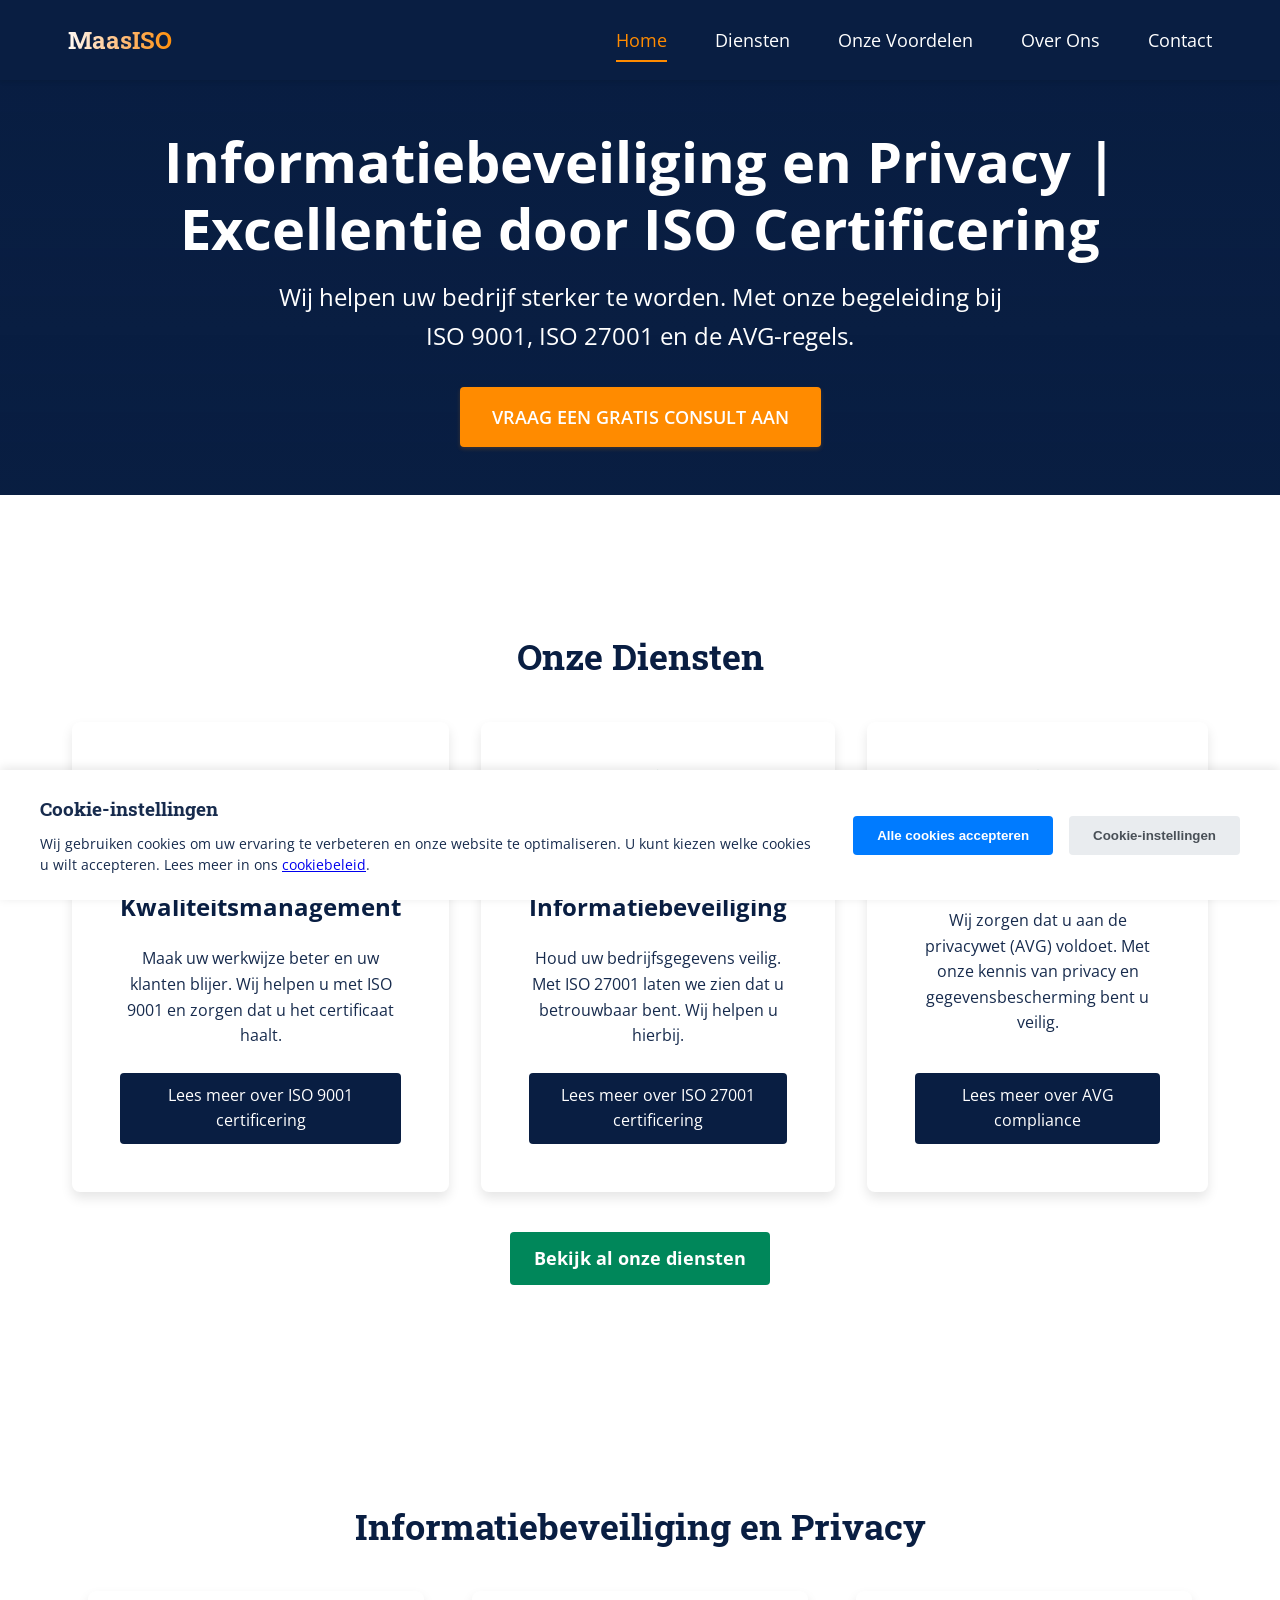
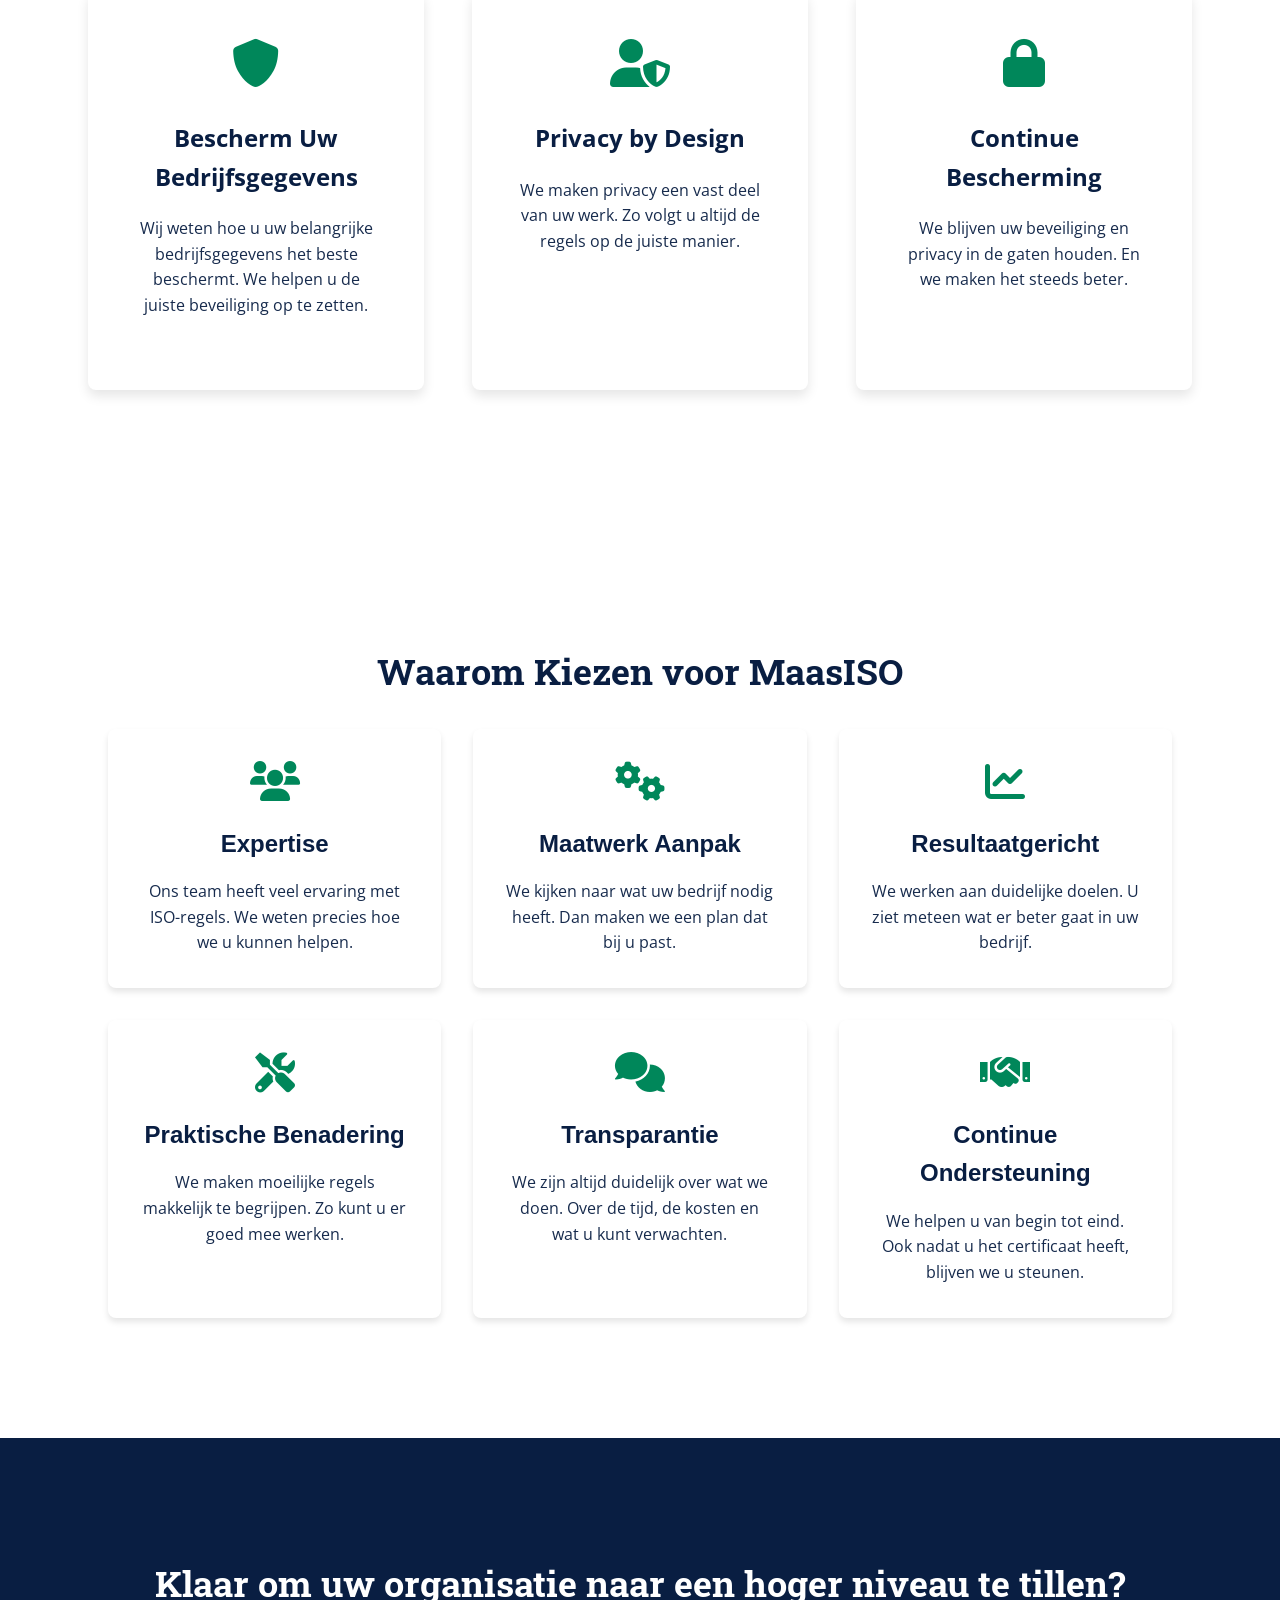
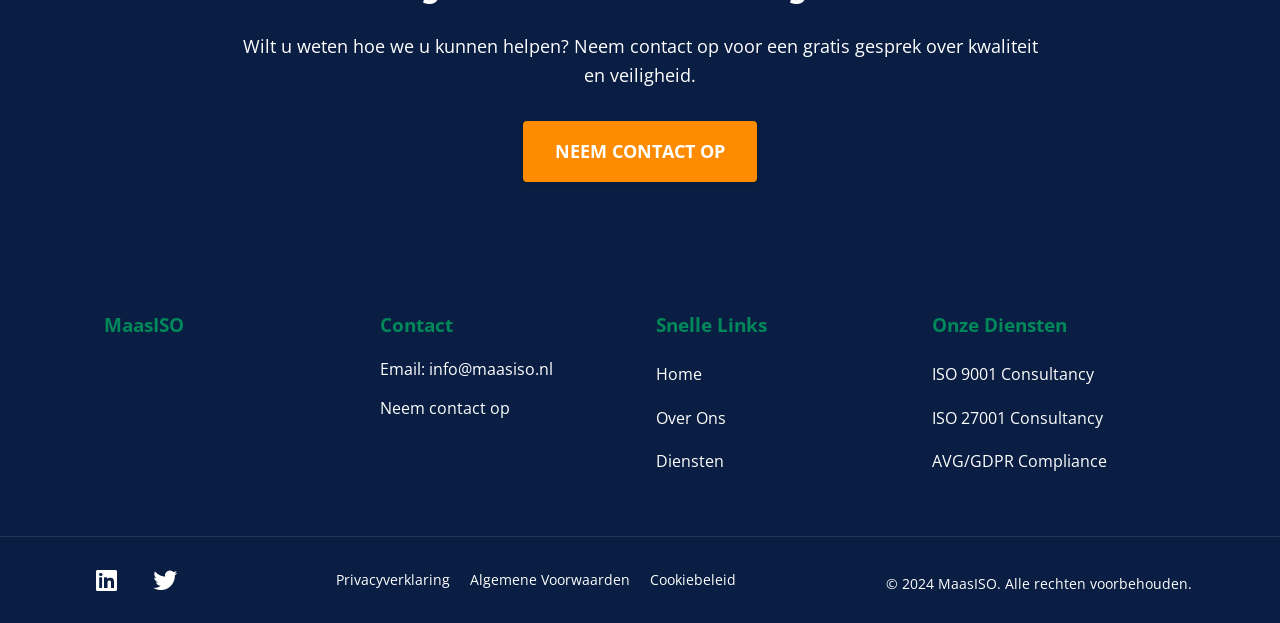
<file: index.html>
<!DOCTYPE html>
<html lang="nl">
<head>
    <!-- Google tag (gtag.js) -->
<script async src="https://www.googletagmanager.com/gtag/js?id=G-QHY9D9XR7G"></script>
<script>
  window.dataLayer = window.dataLayer || [];
  function gtag(){dataLayer.push(arguments);}
  gtag('js', new Date());

  gtag('config', 'G-QHY9D9XR7G');
</script>
    <meta charset="UTF-8">
    <meta name="viewport" content="width=device-width, initial-scale=1.0">
    <title>MaasISO - Informatiebeveiliging en Privacy | ISO Certificering en Implementatie Diensten</title>
    <meta name="description" content="Versterk uw bedrijf met professionele begeleiding bij ISO 9001, ISO 27001 en AVG-implementatie. Expertise in kwaliteitsmanagement en informatiebeveiliging.">
    
    <!-- Open Graph / Facebook -->
    <meta property="og:type" content="website">
    <meta property="og:url" content="https://maasiso.nl/">
    <meta property="og:title" content="MaasISO - ISO Certificering en Implementatie Diensten">
    <meta property="og:description" content="Versterk uw bedrijf met professionele begeleiding bij ISO 9001, ISO 27001 en AVG-implementatie. Expertise in kwaliteitsmanagement en informatiebeveiliging.">
    <meta property="og:image" content="https://maasiso.nl/images/og-image.jpg">

    <!-- Twitter -->
    <meta name="twitter:card" content="summary_large_image">
    <meta name="twitter:url" content="https://maasiso.nl/">
    <meta name="twitter:title" content="MaasISO - ISO Certificering en Implementatie Diensten">
    <meta name="twitter:description" content="Versterk uw bedrijf met professionele begeleiding bij ISO 9001, ISO 27001 en AVG-implementatie. Expertise in kwaliteitsmanagement en informatiebeveiliging.">
    <meta name="twitter:image" content="https://maasiso.nl/images/og-image.jpg">

    <!-- Canonical URL -->
    <link rel="canonical" href="https://maasiso.nl/">
    
    <link rel="icon" type="image/svg+xml" href="images/icons/favicon.svg">
    <link rel="stylesheet" href="css/styles.min.css">
    <link rel="stylesheet" href="css/hover-tiles.css">
    <link href="https://fonts.googleapis.com/css2?family=Open+Sans:wght@400;700&family=Roboto+Slab:wght@400;700&display=swap" rel="stylesheet">
    <link rel="stylesheet" href="https://cdnjs.cloudflare.com/ajax/libs/font-awesome/6.0.0-beta3/css/all.min.css">
    
    <!-- Netlify Identity Widget -->
    <script src="https://identity.netlify.com/v1/netlify-identity-widget.js"></script>

    <!-- Schema.org markup -->
    <script type="application/ld+json">
    {
        "@context": "https://schema.org",
        "@type": "Organization",
        "name": "MaasISO",
        "description": "Professionele ISO certificering en implementatie diensten",
        "url": "https://maasiso.nl",
        "contactPoint": {
            "@type": "ContactPoint",
            "email": "info@maasiso.nl",
            "contactType": "customer service"
        },
        "sameAs": [
            "https://www.linkedin.com/company/maasiso",
            "https://twitter.com/maasiso"
        ],
        "logo": "https://maasiso.nl/images/logo.png",
        "address": {
            "@type": "PostalAddress",
            "streetAddress": "Example Street 123",
            "addressLocality": "Example City",
            "postalCode": "1234 AB",
            "addressCountry": "NL"
        },
        "telephone": "+31123456789"
    }
    </script>
</head>
<body>
    <header>
        <nav class="main-nav" aria-label="Hoofdnavigatie">
            <div class="container">
                <a href="index.html" class="logo" aria-label="MaasISO homepage">MaasISO</a>
                <button class="mobile-menu-toggle" aria-label="Menu openen" aria-expanded="false" aria-controls="nav-links">
                    <span></span>
                    <span></span>
                    <span></span>
                </button>
                <ul class="nav-links" id="nav-links">
                    <li><a href="index.html" aria-current="page">Home</a></li>
                    <li><a href="diensten.html">Diensten</a></li>
                    <li><a href="waarom-maasiso.html">Onze Voordelen</a></li>
                    <li><a href="over-ons.html">Over Ons</a></li>
                    <li><a href="contact.html">Contact</a></li>
                </ul>
            </div>
        </nav>
    </header>

    <main id="main-content">
        <article id="hero" class="hero" aria-label="Introductie">
            <div class="container">
                <h1 >Informatiebeveiliging en Privacy | Excellentie door ISO Certificering</h1>
                <p class="lead">Wij helpen uw bedrijf sterker te worden. Met onze begeleiding bij<br>ISO 9001, ISO 27001 en de AVG-regels.</p>
                <a href="contact.html" class="cta-button">Vraag een Gratis Consult Aan</a>
            </div>
        </article>

        <article id="diensten" class="section-padding" aria-label="Onze Diensten">
            <div class="container">
                <h2 class="section-title fade-in">Onze Diensten</h2>
                <div class="diensten-grid">
                    <div class="dienst fade-in">
                        <i class="fas fa-check-circle dienst-icon" aria-hidden="true"></i>
                        <h3 >ISO 9001 Kwaliteitsmanagement</h3>
                        <p>Maak uw werkwijze beter en uw klanten blijer. Wij helpen u met ISO 9001 en zorgen dat u het certificaat haalt.</p>
                        <a href="iso-9001.html" class="lees-meer">Lees meer over ISO 9001 certificering</a>
                    </div>
                    <div class="dienst fade-in">
                        <i class="fas fa-shield-alt dienst-icon" aria-hidden="true"></i>
                        <h3 >ISO 27001 Informatiebeveiliging</h3>
                        <p>Houd uw bedrijfsgegevens veilig. Met ISO 27001 laten we zien dat u betrouwbaar bent. Wij helpen u hierbij.</p>
                        <a href="iso-27001.html" class="lees-meer">Lees meer over ISO 27001 certificering</a>
                    </div>
                    <div class="dienst fade-in">
                        <i class="fas fa-lock dienst-icon" aria-hidden="true"></i>
                        <h3 >AVG Compliance</h3>
                        <p>Wij zorgen dat u aan de privacywet (AVG) voldoet. Met onze kennis van privacy en gegevensbescherming bent u veilig.</p>
                        <a href="avg-compliance.html" class="lees-meer">Lees meer over AVG compliance</a>
                    </div>
                </div>
                <div class="text-center">
                    <a href="diensten.html" class="secondary-button fade-in">Bekijk al onze diensten</a>
                </div>
            </div>
        </article>

        <article id="informatiebeveiliging" class="section-padding" aria-label="Informatiebeveiliging en Privacy">
            <div class="container">
                <h2 class="section-title fade-in">Informatiebeveiliging en Privacy</h2>
                <div class="diensten-grid">
                    <div class="dienst fade-in">
                        <i class="fas fa-shield-alt dienst-icon" aria-hidden="true"></i>
                        <h3 >Bescherm Uw Bedrijfsgegevens</h3>
                        <p>Wij weten hoe u uw belangrijke bedrijfsgegevens het beste beschermt. We helpen u de juiste beveiliging op te zetten.</p>
                        <div class="hover-content">
                            <h4>Uitgebreide Beveiliging</h4>
                            <ul>
                                <li>Analyse van uw huidige beveiligingsmaatregelen</li>
                                <li>Identificatie van kwetsbare bedrijfsgegevens</li>
                                <li>Implementatie van sterke toegangscontroles</li>
                                <li>Beveiliging van zowel digitale als fysieke gegevens</li>
                                <li>Training voor medewerkers over veilig werken</li>
                                <li>Regelmatige veiligheidscontroles en updates</li>
                            </ul>
                        </div>
                    </div>
                    <div class="dienst fade-in">
                        <i class="fas fa-user-shield dienst-icon" aria-hidden="true"></i>
                        <h3 >Privacy by Design</h3>
                        <p>We maken privacy een vast deel van uw werk. Zo volgt u altijd de regels op de juiste manier.</p>
                        <div class="hover-content">
                            <h4>Privacy Vanaf de Basis</h4>
                            <ul>
                                <li>Privacy verwerkt in elk bedrijfsproces</li>
                                <li>Veilige verwerking van persoonsgegevens</li>
                                <li>Duidelijke procedures voor gegevensbescherming</li>
                                <li>Hulp bij het maken van privacyverklaringen</li>
                                <li>Advies over verwerkersovereenkomsten</li>
                                <li>Controle op naleving van privacyregels</li>
                            </ul>
                        </div>
                    </div>
                    <div class="dienst fade-in">
                        <i class="fas fa-lock dienst-icon" aria-hidden="true"></i>
                        <h3 >Continue Bescherming</h3>
                        <p>We blijven uw beveiliging en privacy in de gaten houden. En we maken het steeds beter.</p>
                        <div class="hover-content">
                            <h4>Doorlopende Verbetering</h4>
                            <ul>
                                <li>Regelmatige controle van beveiligingsmaatregelen</li>
                                <li>Aanpassing aan nieuwe bedreigingen</li>
                                <li>Updates bij veranderende wetgeving</li>
                                <li>Periodieke beveiligingstests</li>
                                <li>Snelle reactie bij incidenten</li>
                                <li>Jaarlijkse evaluatie en verbeterplan</li>
                            </ul>
                        </div>
                    </div>
                </div>
            </div>
        </article>

        <article id="waarom-maasiso" class="section-padding" aria-label="Waarom kiezen voor MaasISO">
            <div class="container">
                <h2 class="section-title fade-in">Waarom Kiezen voor MaasISO</h2>
                <div class="voordelen-grid">
                    <article class="voordeel fade-in">
                        <i class="fas fa-users" aria-hidden="true"></i>
                        <h3 >Expertise</h3>
                        <p>Ons team heeft veel ervaring met ISO-regels. We weten precies hoe we u kunnen helpen.</p>
                    </article>
                    <article class="voordeel fade-in">
                        <i class="fas fa-cogs" aria-hidden="true"></i>
                        <h3 >Maatwerk Aanpak</h3>
                        <p>We kijken naar wat uw bedrijf nodig heeft. Dan maken we een plan dat bij u past.</p>
                    </article>
                    <article class="voordeel fade-in">
                        <i class="fas fa-chart-line" aria-hidden="true"></i>
                        <h3 >Resultaatgericht</h3>
                        <p>We werken aan duidelijke doelen. U ziet meteen wat er beter gaat in uw bedrijf.</p>
                    </article>
                    <article class="voordeel fade-in">
                        <i class="fas fa-tools" aria-hidden="true"></i>
                        <h3 >Praktische Benadering</h3>
                        <p>We maken moeilijke regels makkelijk te begrijpen. Zo kunt u er goed mee werken.</p>
                    </article>
                    <article class="voordeel fade-in">
                        <i class="fas fa-comments" aria-hidden="true"></i>
                        <h3 >Transparantie</h3>
                        <p>We zijn altijd duidelijk over wat we doen. Over de tijd, de kosten en wat u kunt verwachten.</p>
                    </article>
                    <article class="voordeel fade-in">
                        <i class="fas fa-handshake" aria-hidden="true"></i>
                        <h3 >Continue Ondersteuning</h3>
                        <p>We helpen u van begin tot eind. Ook nadat u het certificaat heeft, blijven we u steunen.</p>
                    </article>
                </div>
            </div>
        </article>

        <article id="cta" class="section-padding" style="background-color: var(--hero-background);" aria-label="Contact Oproep">
            <div class="container text-center">
                <h2 class="section-title" style="color: var(--text-color-light);">Klaar om uw organisatie naar een hoger niveau te tillen?</h2>
                <p class="section-intro" style="color: var(--text-color-light);">Wilt u weten hoe we u kunnen helpen? Neem contact op voor een gratis gesprek over kwaliteit en veiligheid.</p>
                <div class="text-center">
                    <a href="contact.html" class="cta-button fade-in">NEEM CONTACT OP</a>
                </div>
            </div>
        </article>
    </main>

    <footer>
        <div class="container">
            <div class="footer-section company-info">
                <h4>MaasISO</h4>
            </div>
            <div class="footer-section contact">
                <h4>Contact</h4>
                <p>Email: info@maasiso.nl</p>
                <p><a href="contact.html">Neem contact op</a></p>
            </div>
            <div class="footer-section quick-links">
                <h4>Snelle Links</h4>
                <nav aria-label="Snelle navigatie">
                    <a href="index.html">Home</a>
                    <a href="over-ons.html">Over Ons</a>
                    <a href="diensten.html">Diensten</a>
                </nav>
            </div>
            <div class="footer-section services">
                <h4>Onze Diensten</h4>
                <nav aria-label="Diensten navigatie">
                    <a href="iso-9001.html">ISO 9001 Consultancy</a>
                    <a href="iso-27001.html">ISO 27001 Consultancy</a>
                    <a href="avg-compliance.html">AVG/GDPR Compliance</a>
                </nav>
            </div>
        </div>
        <div class="sub-footer">
            <div class="container">
                <div class="social-media">
                    <a href="https://www.linkedin.com/company/maasiso" target="_blank" rel="noopener noreferrer" aria-label="MaasISO LinkedIn">
                        <i class="fab fa-linkedin" aria-hidden="true"></i>
                    </a>
                    <a href="https://twitter.com/maasiso" target="_blank" rel="noopener noreferrer" aria-label="MaasISO Twitter">
                        <i class="fab fa-twitter" aria-hidden="true"></i>
                    </a>
                </div>
                <div class="legal-links">
                    <a href="privacyverklaring.html">Privacyverklaring</a>
                    <a href="algemene-voorwaarden.html">Algemene Voorwaarden</a>
                    <a href="cookiebeleid.html">Cookiebeleid</a>
                </div>
                <p>&copy; 2024 MaasISO. Alle rechten voorbehouden.</p>
            </div>
        </div>
    </footer>

    <script src="js/main.min.js"></script>
    <script src="js/cookie-banner.min.js"></script>
    <script src="js/expand-content.js"></script>
    
    <!-- Netlify Identity Redirect -->
    <script>
      if (window.netlifyIdentity) {
        window.netlifyIdentity.on("init", user => {
          if (!user) {
            window.netlifyIdentity.on("login", () => {
              document.location.href = "/admin/";
            });
          }
        });
      }
    </script>
</body>
</html>
</file>
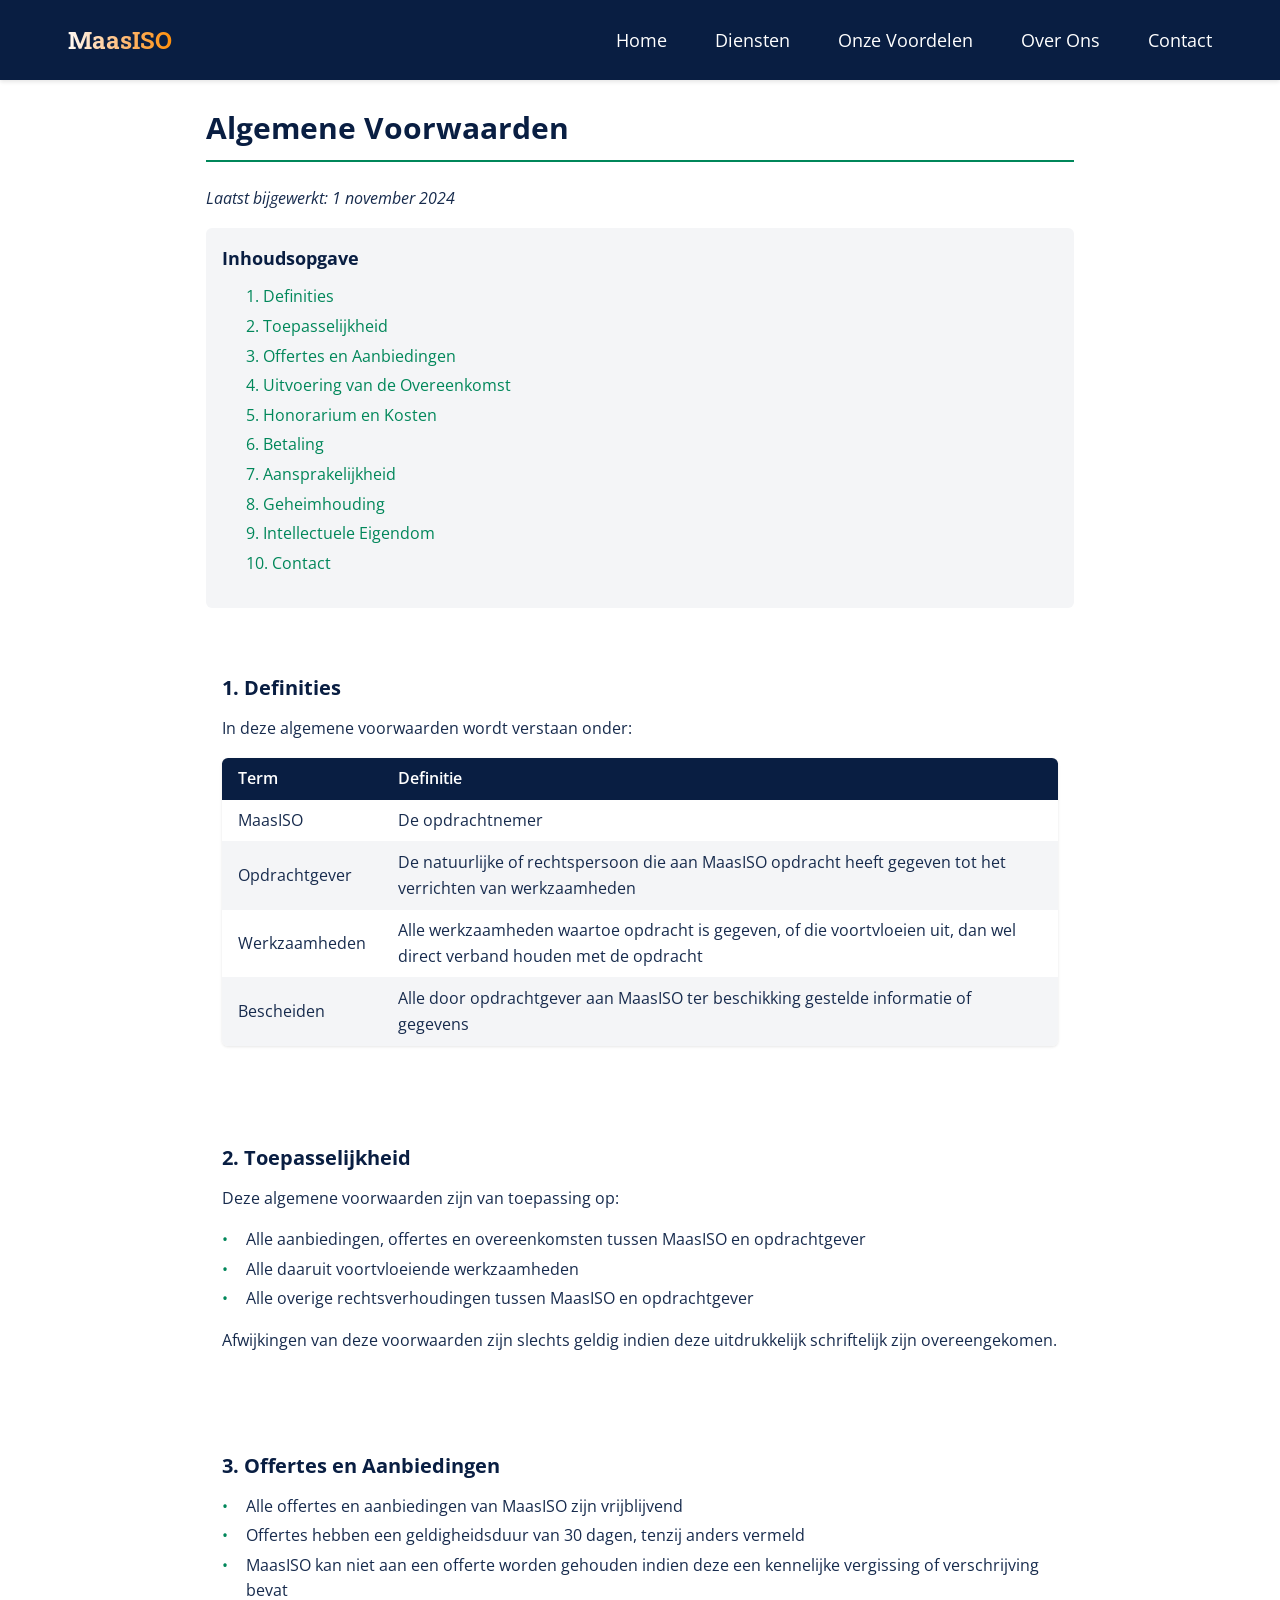
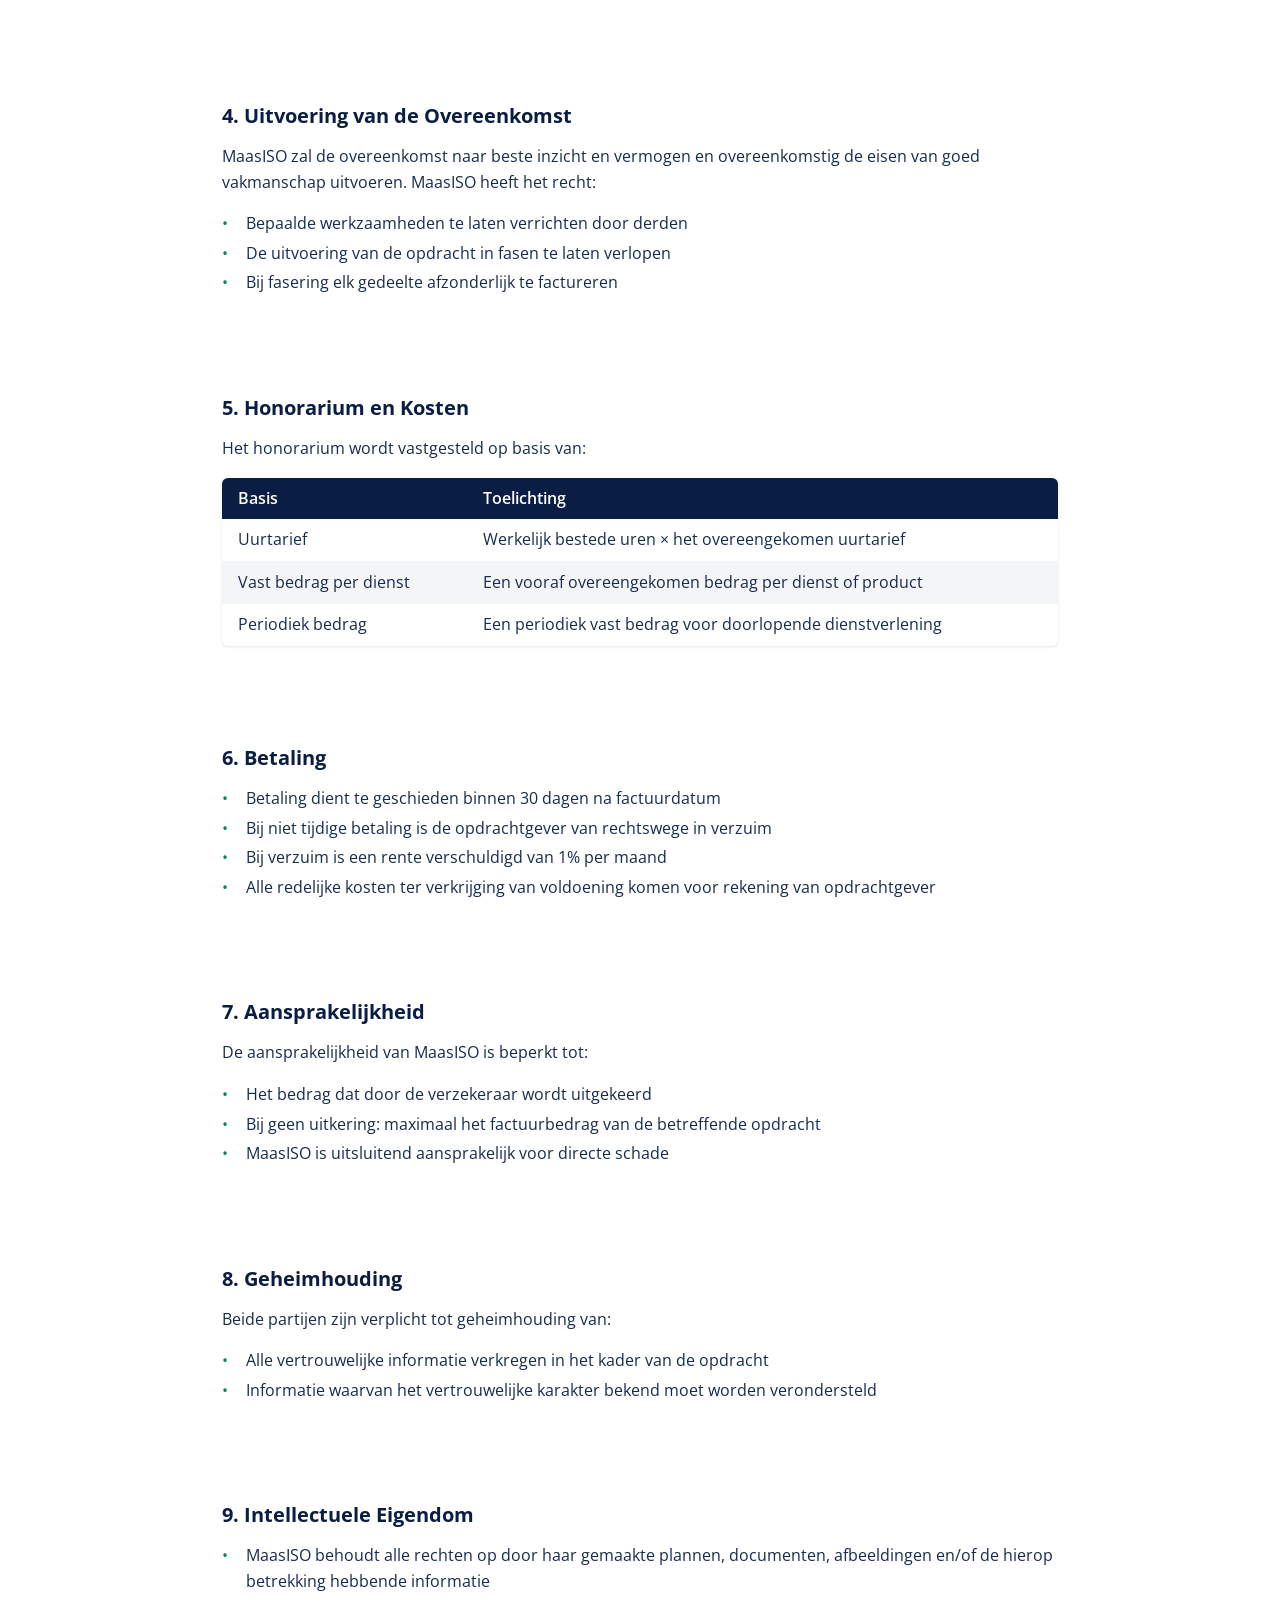
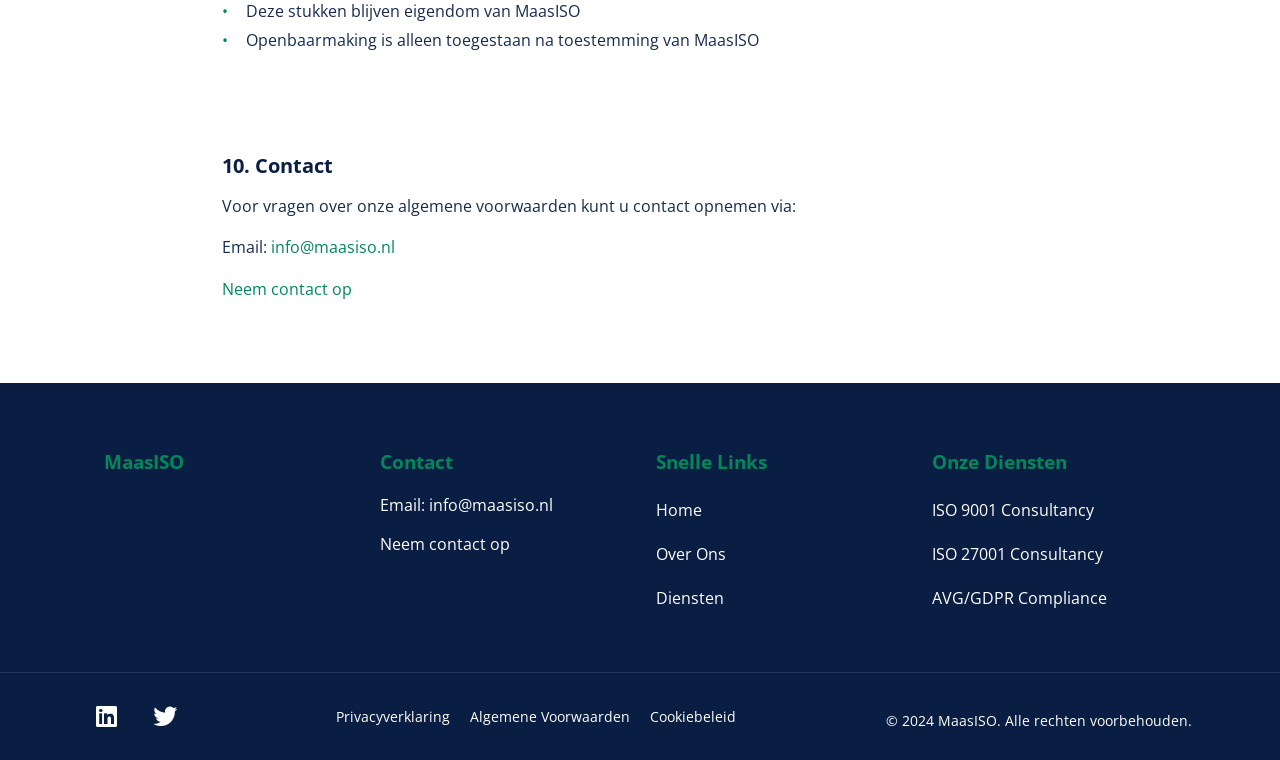
<file: algemene-voorwaarden.html>
<!DOCTYPE html>
<html lang="nl">
<head>
    <!-- Google tag (gtag.js) -->
<script async src="https://www.googletagmanager.com/gtag/js?id=G-QHY9D9XR7G"></script>
<script>
  window.dataLayer = window.dataLayer || [];
  function gtag(){dataLayer.push(arguments);}
  gtag('js', new Date());

  gtag('config', 'G-QHY9D9XR7G');
</script>
    <meta charset="UTF-8">
    <meta name="viewport" content="width=device-width, initial-scale=1.0">
    <meta name="description" content="Lees de algemene voorwaarden van MaasISO voor informatie over onze dienstverlening, betalingsvoorwaarden, aansprakelijkheid en andere belangrijke bepalingen voor onze zakelijke relatie.">
    <title>Algemene Voorwaarden - MaasISO</title>
    
    <!-- Open Graph / Facebook -->
    <meta property="og:type" content="website">
    <meta property="og:url" content="https://maasiso.nl/algemene-voorwaarden.html">
    <meta property="og:title" content="Algemene Voorwaarden - MaasISO">
    <meta property="og:description" content="Lees de algemene voorwaarden van MaasISO voor informatie over onze dienstverlening, betalingsvoorwaarden, aansprakelijkheid en andere belangrijke bepalingen voor onze zakelijke relatie.">
    <meta property="og:image" content="https://maasiso.nl/images/og-image.jpg">

    <!-- Twitter -->
    <meta name="twitter:card" content="summary_large_image">
    <meta name="twitter:url" content="https://maasiso.nl/algemene-voorwaarden.html">
    <meta name="twitter:title" content="Algemene Voorwaarden - MaasISO">
    <meta name="twitter:description" content="Lees de algemene voorwaarden van MaasISO voor informatie over onze dienstverlening, betalingsvoorwaarden, aansprakelijkheid en andere belangrijke bepalingen voor onze zakelijke relatie.">
    <meta name="twitter:image" content="https://maasiso.nl/images/og-image.jpg">

    <link rel="canonical" href="https://maasiso.nl/algemene-voorwaarden.html">
    <link rel="stylesheet" href="css/styles.min.css">
    <link href="https://fonts.googleapis.com/css2?family=Open+Sans:wght@400;700&family=Roboto+Slab:wght@400;700&display=swap" rel="stylesheet">
    <link rel="stylesheet" href="https://cdnjs.cloudflare.com/ajax/libs/font-awesome/6.0.0-beta3/css/all.min.css">
</head>
<body>
    <header>
        <nav class="main-nav" aria-label="Hoofdnavigatie">
            <div class="container">
                <a href="index.html" class="logo" aria-label="MaasISO homepage">MaasISO</a>
                <button class="mobile-menu-toggle" aria-label="Menu openen" aria-expanded="false" aria-controls="nav-links">
                    <span></span>
                    <span></span>
                    <span></span>
                </button>
                <ul class="nav-links" id="nav-links">
                    <li><a href="index.html">Home</a></li>
                    <li><a href="diensten.html">Diensten</a></li>
                    <li><a href="waarom-maasiso.html">Onze Voordelen</a></li>
                    <li><a href="over-ons.html">Over Ons</a></li>
                    <li><a href="contact.html">Contact</a></li>
                </ul>
            </div>
        </nav>
    </header>

    <main id="main-content">
        <div class="container">
            <div class="legal-content">
                <h1>Algemene Voorwaarden</h1>
                <p class="last-updated">Laatst bijgewerkt: 1 november 2024</p>

                <div class="table-of-contents">
                    <h2>Inhoudsopgave</h2>
                    <ul>
                        <li><a href="#definities">1. Definities</a></li>
                        <li><a href="#toepasselijkheid">2. Toepasselijkheid</a></li>
                        <li><a href="#offertes">3. Offertes en Aanbiedingen</a></li>
                        <li><a href="#uitvoering">4. Uitvoering van de Overeenkomst</a></li>
                        <li><a href="#honorarium">5. Honorarium en Kosten</a></li>
                        <li><a href="#betaling">6. Betaling</a></li>
                        <li><a href="#aansprakelijkheid">7. Aansprakelijkheid</a></li>
                        <li><a href="#geheimhouding">8. Geheimhouding</a></li>
                        <li><a href="#intellectueel">9. Intellectuele Eigendom</a></li>
                        <li><a href="#contact">10. Contact</a></li>
                    </ul>
                </div>

                <section id="definities">
                    <h2>1. Definities</h2>
                    <p>In deze algemene voorwaarden wordt verstaan onder:</p>
                    <table>
                        <thead>
                            <tr>
                                <th>Term</th>
                                <th>Definitie</th>
                            </tr>
                        </thead>
                        <tbody>
                            <tr>
                                <td>MaasISO</td>
                                <td>De opdrachtnemer</td>
                            </tr>
                            <tr>
                                <td>Opdrachtgever</td>
                                <td>De natuurlijke of rechtspersoon die aan MaasISO opdracht heeft gegeven tot het verrichten van werkzaamheden</td>
                            </tr>
                            <tr>
                                <td>Werkzaamheden</td>
                                <td>Alle werkzaamheden waartoe opdracht is gegeven, of die voortvloeien uit, dan wel direct verband houden met de opdracht</td>
                            </tr>
                            <tr>
                                <td>Bescheiden</td>
                                <td>Alle door opdrachtgever aan MaasISO ter beschikking gestelde informatie of gegevens</td>
                            </tr>
                        </tbody>
                    </table>
                </section>

                <section id="toepasselijkheid">
                    <h2>2. Toepasselijkheid</h2>
                    <p>Deze algemene voorwaarden zijn van toepassing op:</p>
                    <ul>
                        <li>Alle aanbiedingen, offertes en overeenkomsten tussen MaasISO en opdrachtgever</li>
                        <li>Alle daaruit voortvloeiende werkzaamheden</li>
                        <li>Alle overige rechtsverhoudingen tussen MaasISO en opdrachtgever</li>
                    </ul>
                    <p>Afwijkingen van deze voorwaarden zijn slechts geldig indien deze uitdrukkelijk schriftelijk zijn overeengekomen.</p>
                </section>

                <section id="offertes">
                    <h2>3. Offertes en Aanbiedingen</h2>
                    <ul>
                        <li>Alle offertes en aanbiedingen van MaasISO zijn vrijblijvend</li>
                        <li>Offertes hebben een geldigheidsduur van 30 dagen, tenzij anders vermeld</li>
                        <li>MaasISO kan niet aan een offerte worden gehouden indien deze een kennelijke vergissing of verschrijving bevat</li>
                    </ul>
                </section>

                <section id="uitvoering">
                    <h2>4. Uitvoering van de Overeenkomst</h2>
                    <p>MaasISO zal de overeenkomst naar beste inzicht en vermogen en overeenkomstig de eisen van goed vakmanschap uitvoeren. MaasISO heeft het recht:</p>
                    <ul>
                        <li>Bepaalde werkzaamheden te laten verrichten door derden</li>
                        <li>De uitvoering van de opdracht in fasen te laten verlopen</li>
                        <li>Bij fasering elk gedeelte afzonderlijk te factureren</li>
                    </ul>
                </section>

                <section id="honorarium">
                    <h2>5. Honorarium en Kosten</h2>
                    <p>Het honorarium wordt vastgesteld op basis van:</p>
                    <table>
                        <thead>
                            <tr>
                                <th>Basis</th>
                                <th>Toelichting</th>
                            </tr>
                        </thead>
                        <tbody>
                            <tr>
                                <td>Uurtarief</td>
                                <td>Werkelijk bestede uren × het overeengekomen uurtarief</td>
                            </tr>
                            <tr>
                                <td>Vast bedrag per dienst</td>
                                <td>Een vooraf overeengekomen bedrag per dienst of product</td>
                            </tr>
                            <tr>
                                <td>Periodiek bedrag</td>
                                <td>Een periodiek vast bedrag voor doorlopende dienstverlening</td>
                            </tr>
                        </tbody>
                    </table>
                </section>

                <section id="betaling">
                    <h2>6. Betaling</h2>
                    <ul>
                        <li>Betaling dient te geschieden binnen 30 dagen na factuurdatum</li>
                        <li>Bij niet tijdige betaling is de opdrachtgever van rechtswege in verzuim</li>
                        <li>Bij verzuim is een rente verschuldigd van 1% per maand</li>
                        <li>Alle redelijke kosten ter verkrijging van voldoening komen voor rekening van opdrachtgever</li>
                    </ul>
                </section>

                <section id="aansprakelijkheid">
                    <h2>7. Aansprakelijkheid</h2>
                    <p>De aansprakelijkheid van MaasISO is beperkt tot:</p>
                    <ul>
                        <li>Het bedrag dat door de verzekeraar wordt uitgekeerd</li>
                        <li>Bij geen uitkering: maximaal het factuurbedrag van de betreffende opdracht</li>
                        <li>MaasISO is uitsluitend aansprakelijk voor directe schade</li>
                    </ul>
                </section>

                <section id="geheimhouding">
                    <h2>8. Geheimhouding</h2>
                    <p>Beide partijen zijn verplicht tot geheimhouding van:</p>
                    <ul>
                        <li>Alle vertrouwelijke informatie verkregen in het kader van de opdracht</li>
                        <li>Informatie waarvan het vertrouwelijke karakter bekend moet worden verondersteld</li>
                    </ul>
                </section>

                <section id="intellectueel">
                    <h2>9. Intellectuele Eigendom</h2>
                    <ul>
                        <li>MaasISO behoudt alle rechten op door haar gemaakte plannen, documenten, afbeeldingen en/of de hierop betrekking hebbende informatie</li>
                        <li>Deze stukken blijven eigendom van MaasISO</li>
                        <li>Openbaarmaking is alleen toegestaan na toestemming van MaasISO</li>
                    </ul>
                </section>

                <section id="contact">
                    <h2>10. Contact</h2>
                    <p>Voor vragen over onze algemene voorwaarden kunt u contact opnemen via:</p>
                    <p>Email: <a href="mailto:info@maasiso.nl">info@maasiso.nl</a></p>
                    <p><a href="contact.html">Neem contact op</a></p>
                </section>
            </div>
        </div>
    </main>

    <footer>
        <div class="container">
            <div class="footer-section company-info">
                <h4>MaasISO</h4>
            </div>
            <div class="footer-section contact">
                <h4>Contact</h4>
                <p>Email: info@maasiso.nl</p>
                <p><a href="contact.html">Neem contact op</a></p>
            </div>
            <div class="footer-section quick-links">
                <h4>Snelle Links</h4>
                <nav aria-label="Snelle navigatie">
                    <a href="index.html">Home</a>
                    <a href="over-ons.html">Over Ons</a>
                    <a href="diensten.html">Diensten</a>
                </nav>
            </div>
            <div class="footer-section services">
                <h4>Onze Diensten</h4>
                <nav aria-label="Diensten navigatie">
                    <a href="iso-9001.html">ISO 9001 Consultancy</a>
                    <a href="iso-27001.html">ISO 27001 Consultancy</a>
                    <a href="avg-compliance.html">AVG/GDPR Compliance</a>
                </nav>
            </div>
        </div>
        <div class="sub-footer">
            <div class="container">
                <div class="social-media">
                    <a href="https://www.linkedin.com/company/maasiso" target="_blank" rel="noopener noreferrer" aria-label="MaasISO LinkedIn">
                        <i class="fab fa-linkedin" aria-hidden="true"></i>
                    </a>
                    <a href="https://twitter.com/maasiso" target="_blank" rel="noopener noreferrer" aria-label="MaasISO Twitter">
                        <i class="fab fa-twitter" aria-hidden="true"></i>
                    </a>
                </div>
                <div class="legal-links">
                    <a href="privacyverklaring.html">Privacyverklaring</a>
                    <a href="algemene-voorwaarden.html">Algemene Voorwaarden</a>
                    <a href="cookiebeleid.html">Cookiebeleid</a>
                </div>
                <p>&copy; 2024 MaasISO. Alle rechten voorbehouden.</p>
            </div>
        </div>
    </footer>

    <script src="js/main.min.js"></script>
</body>
</html>
</file>
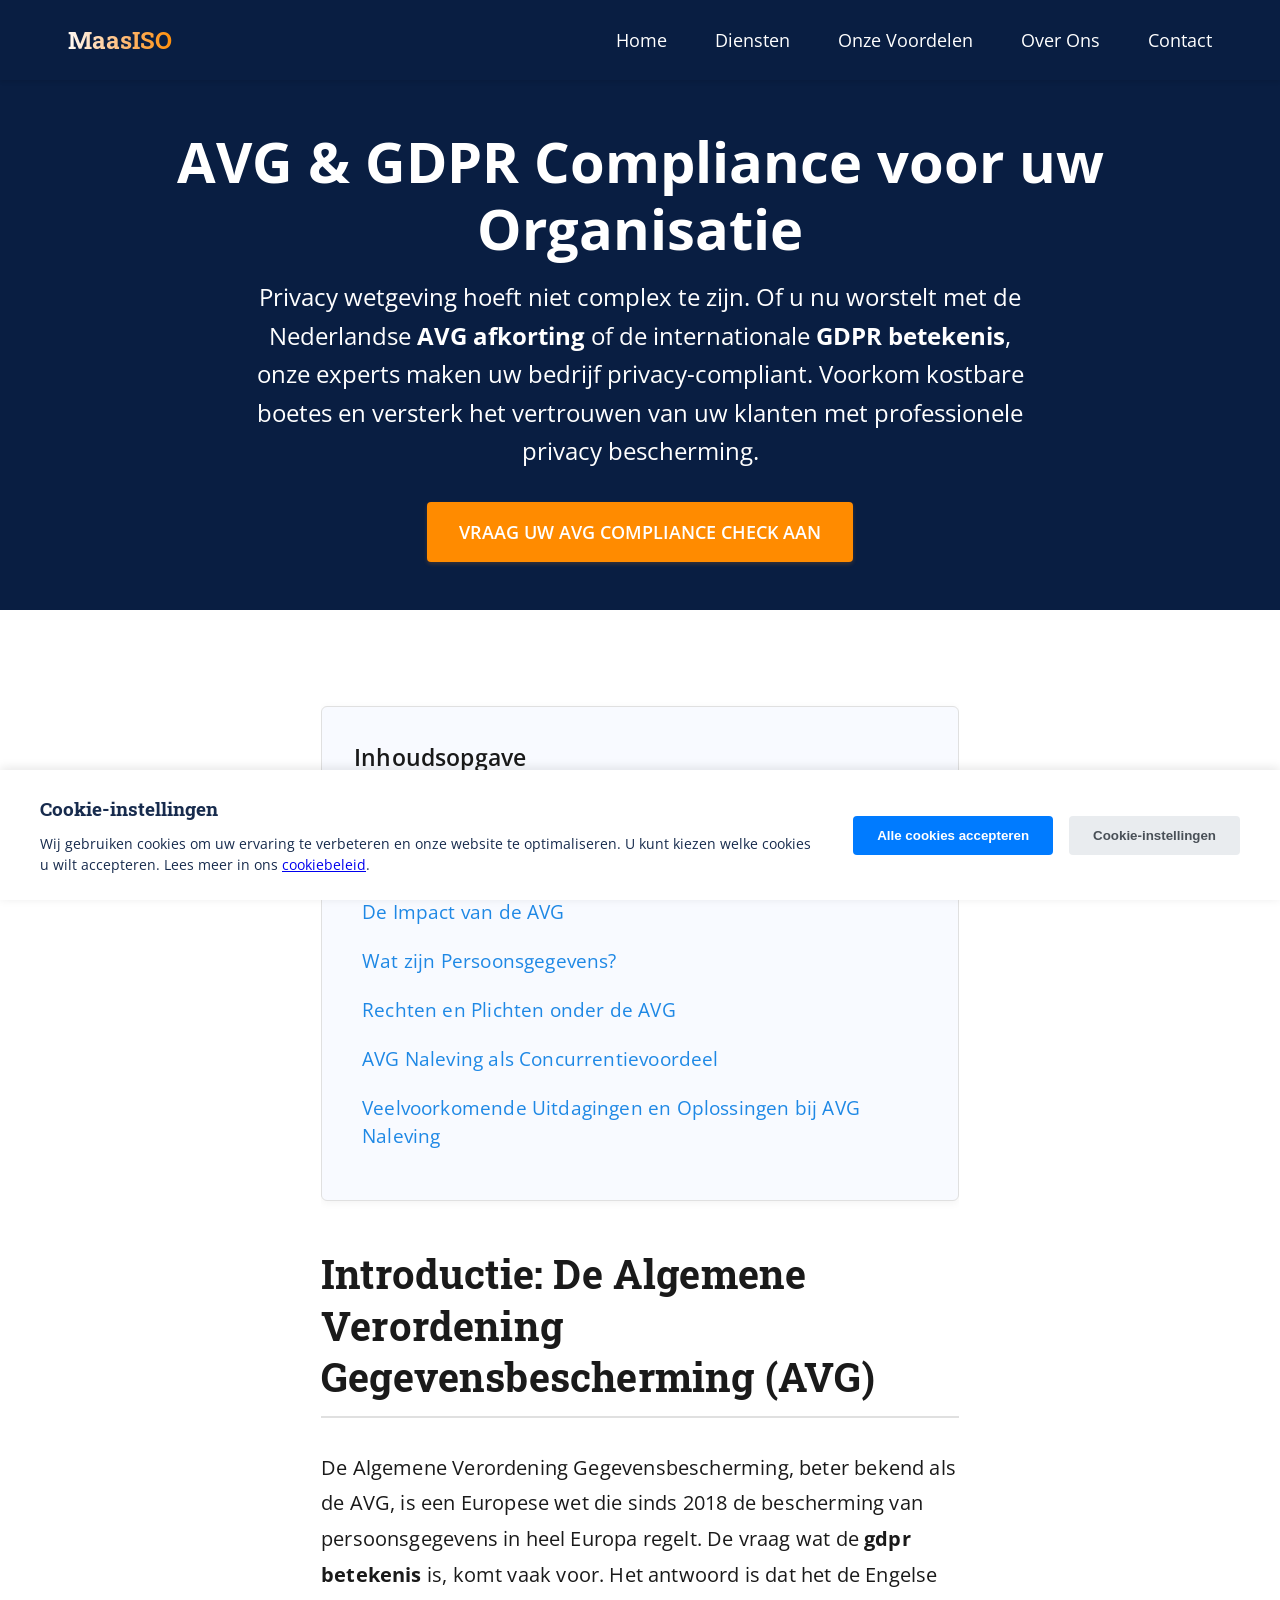
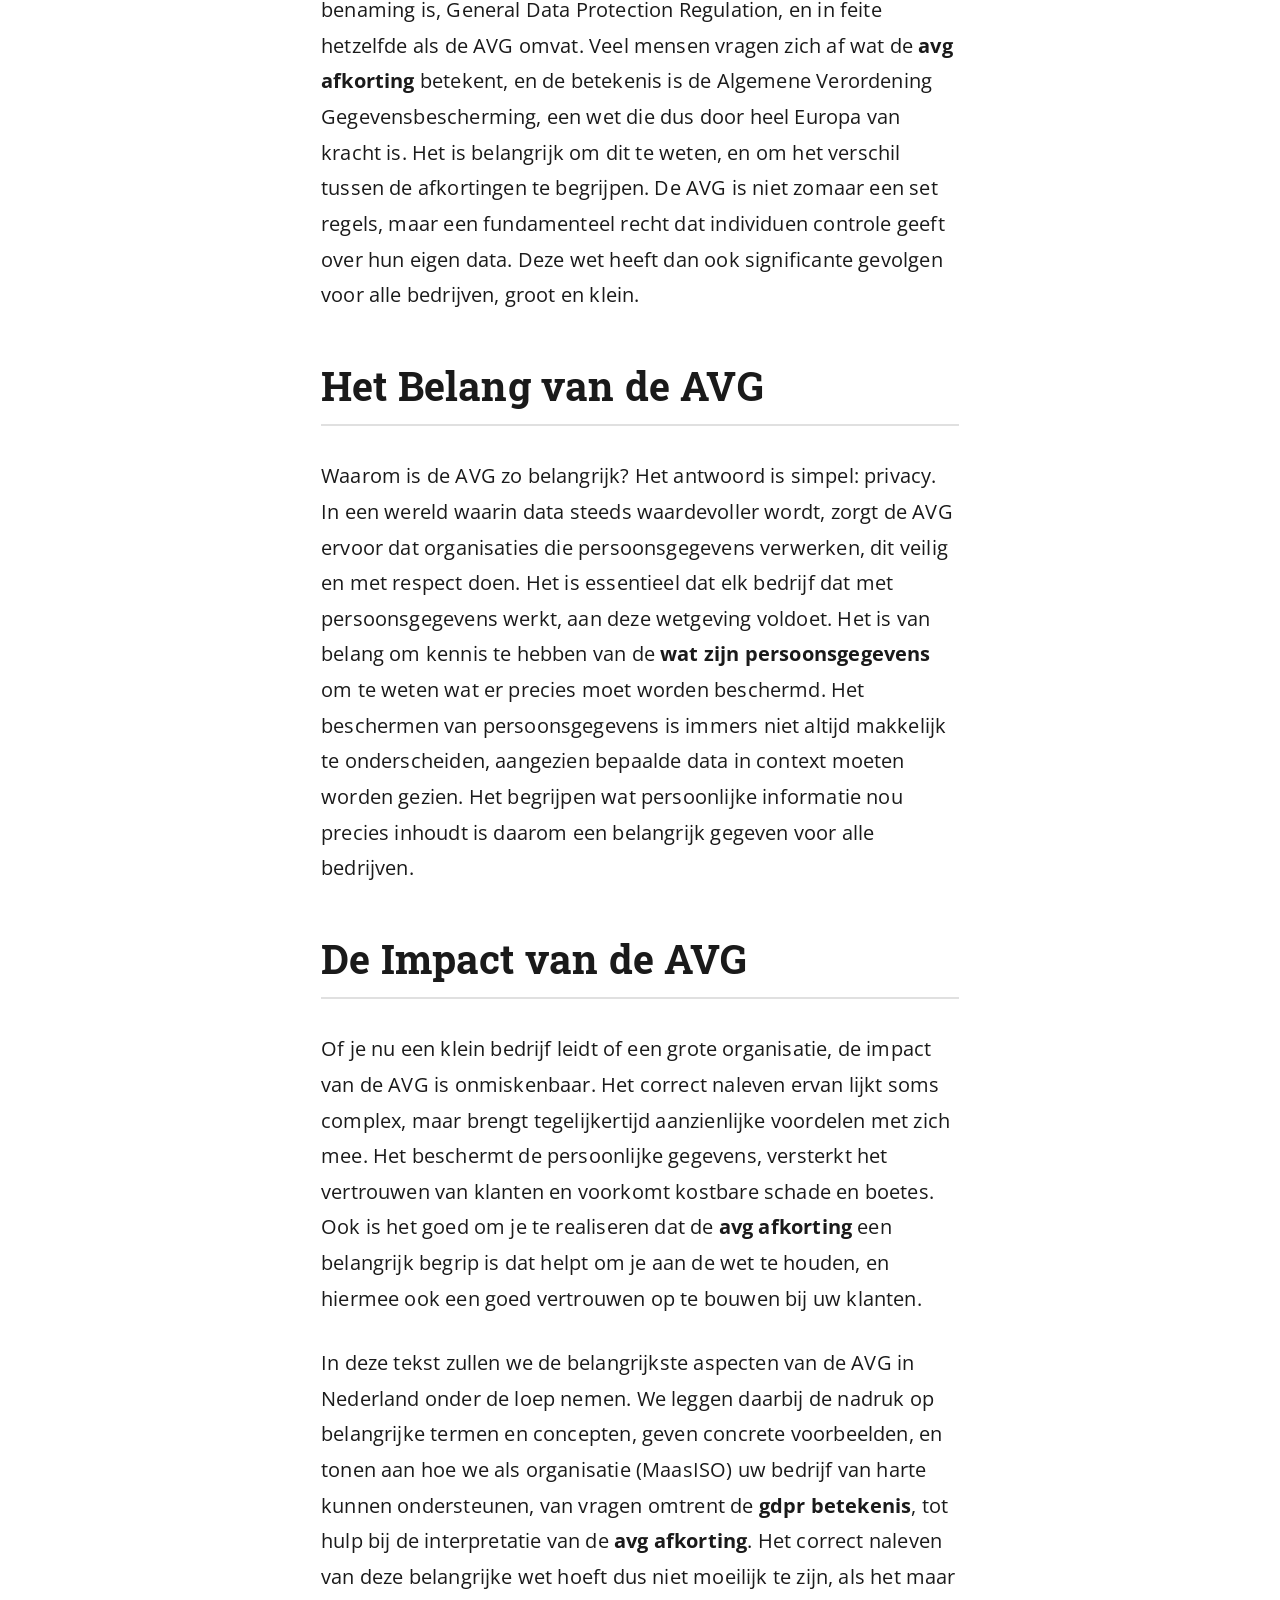
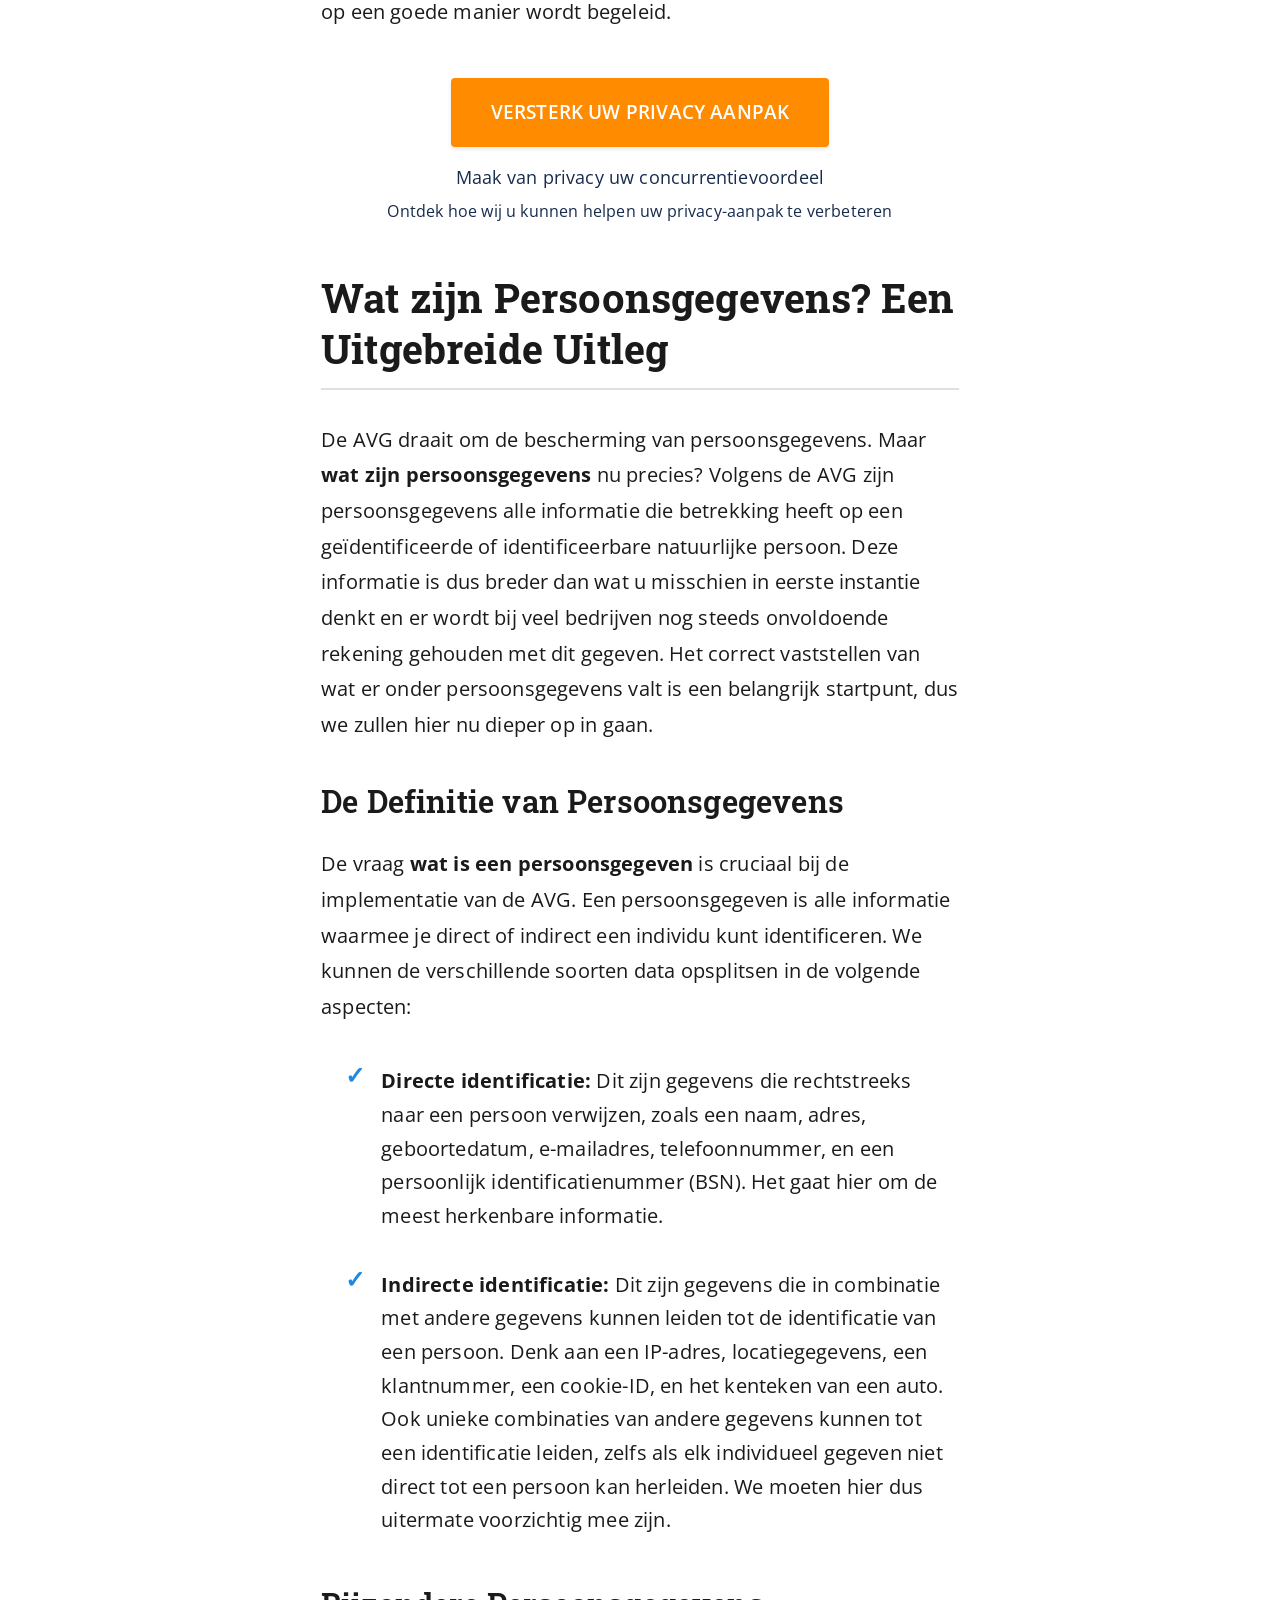
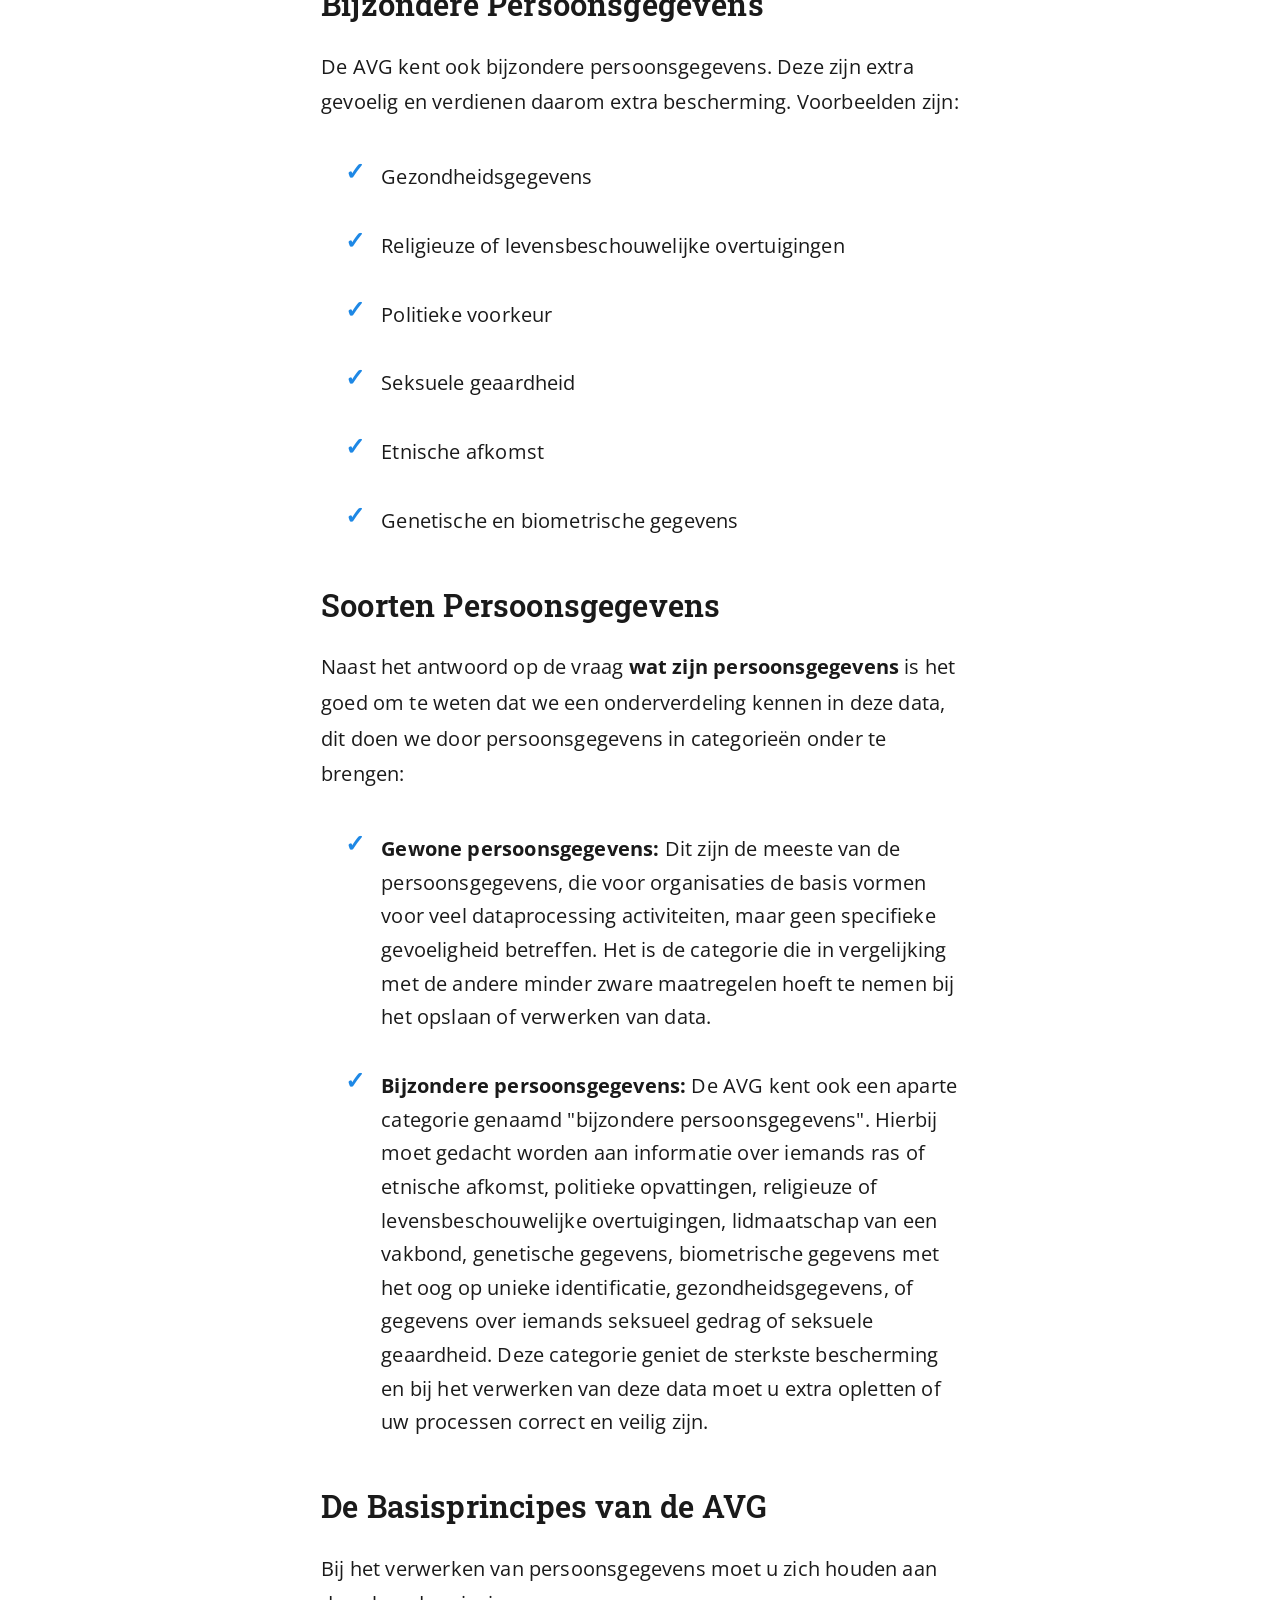
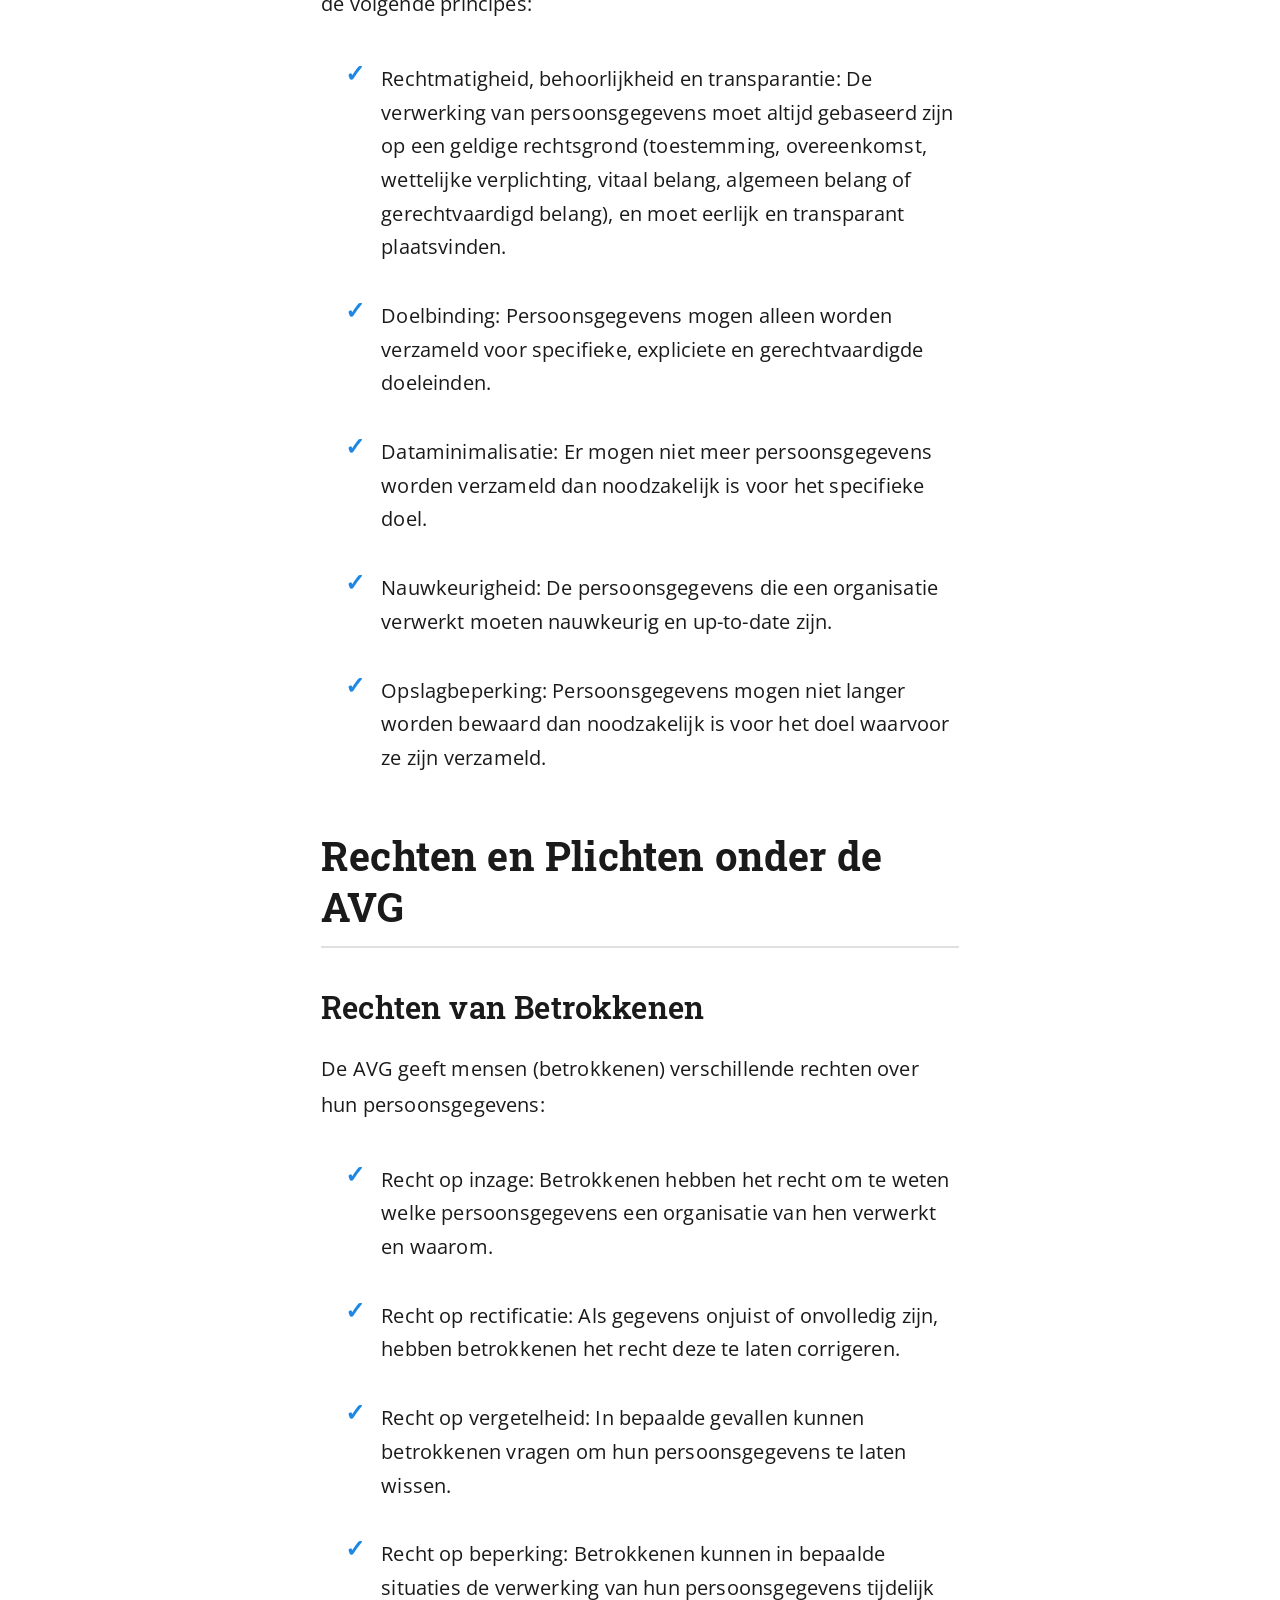
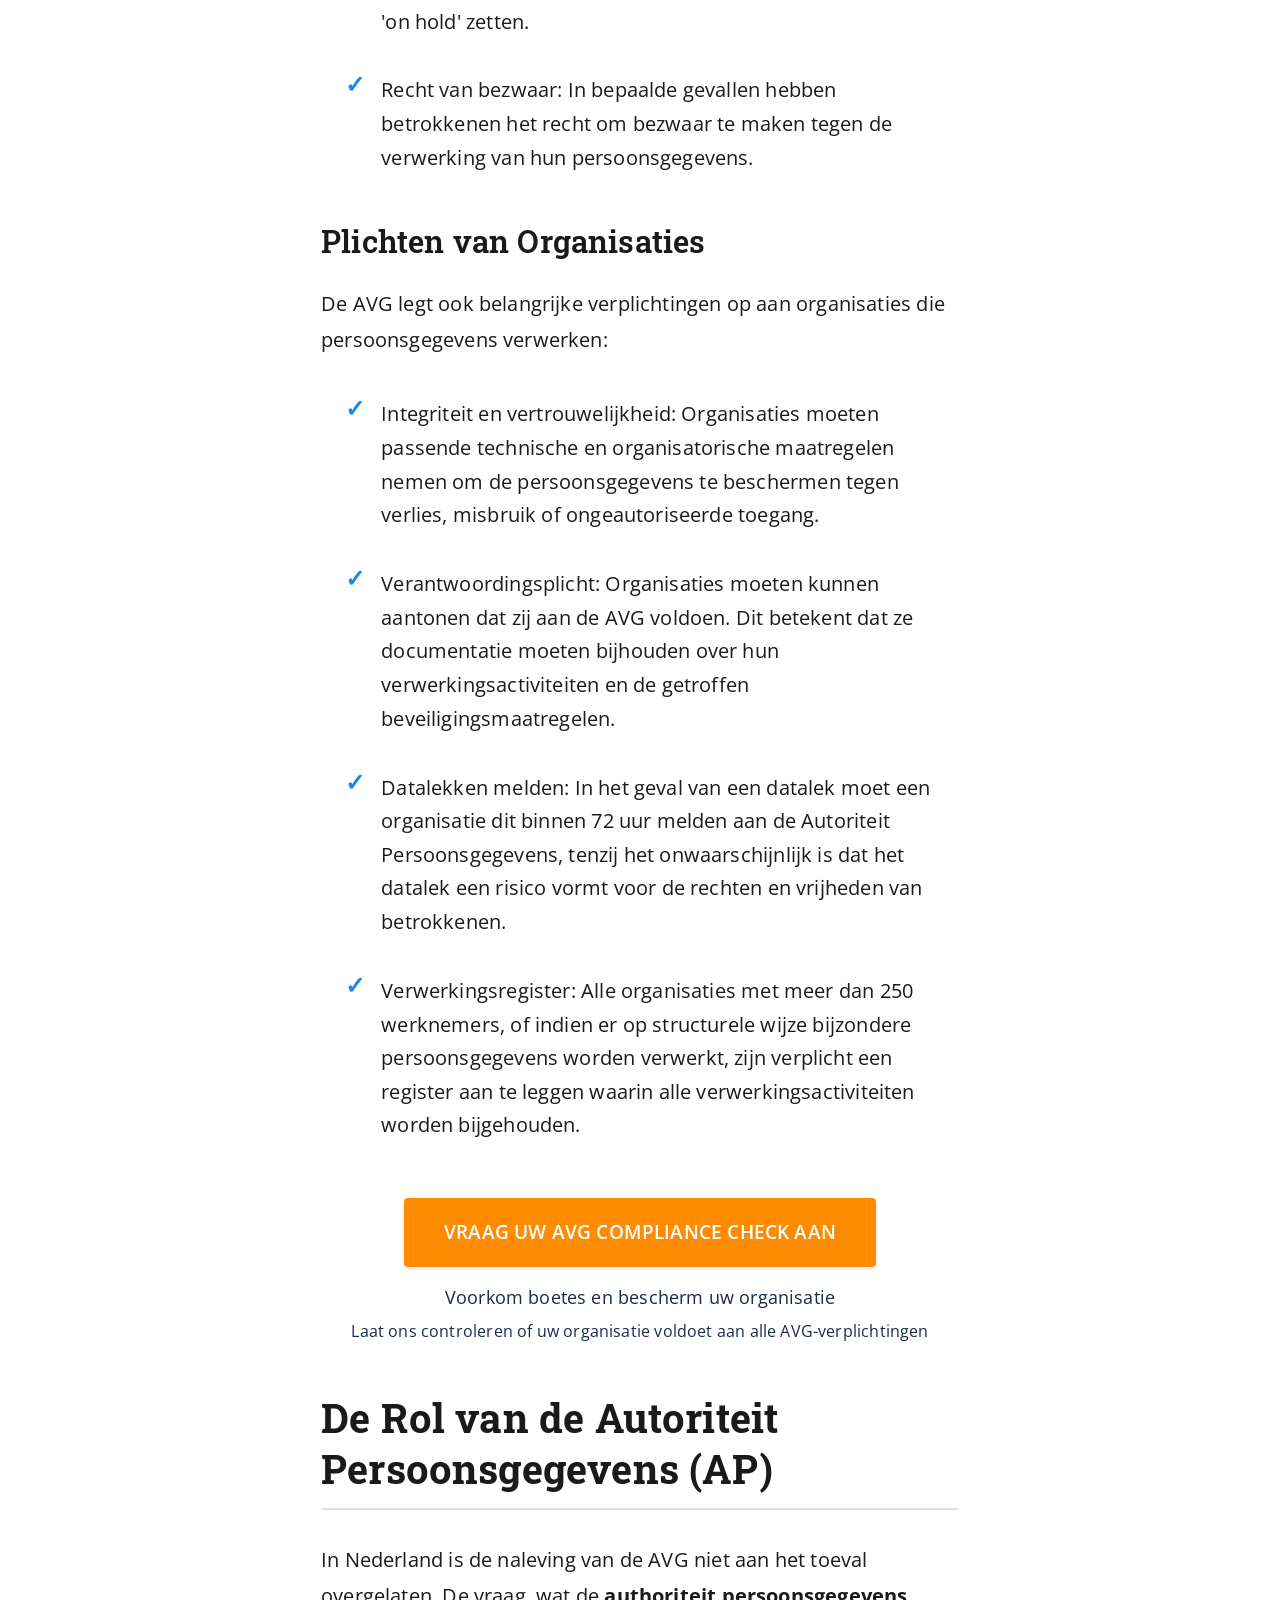
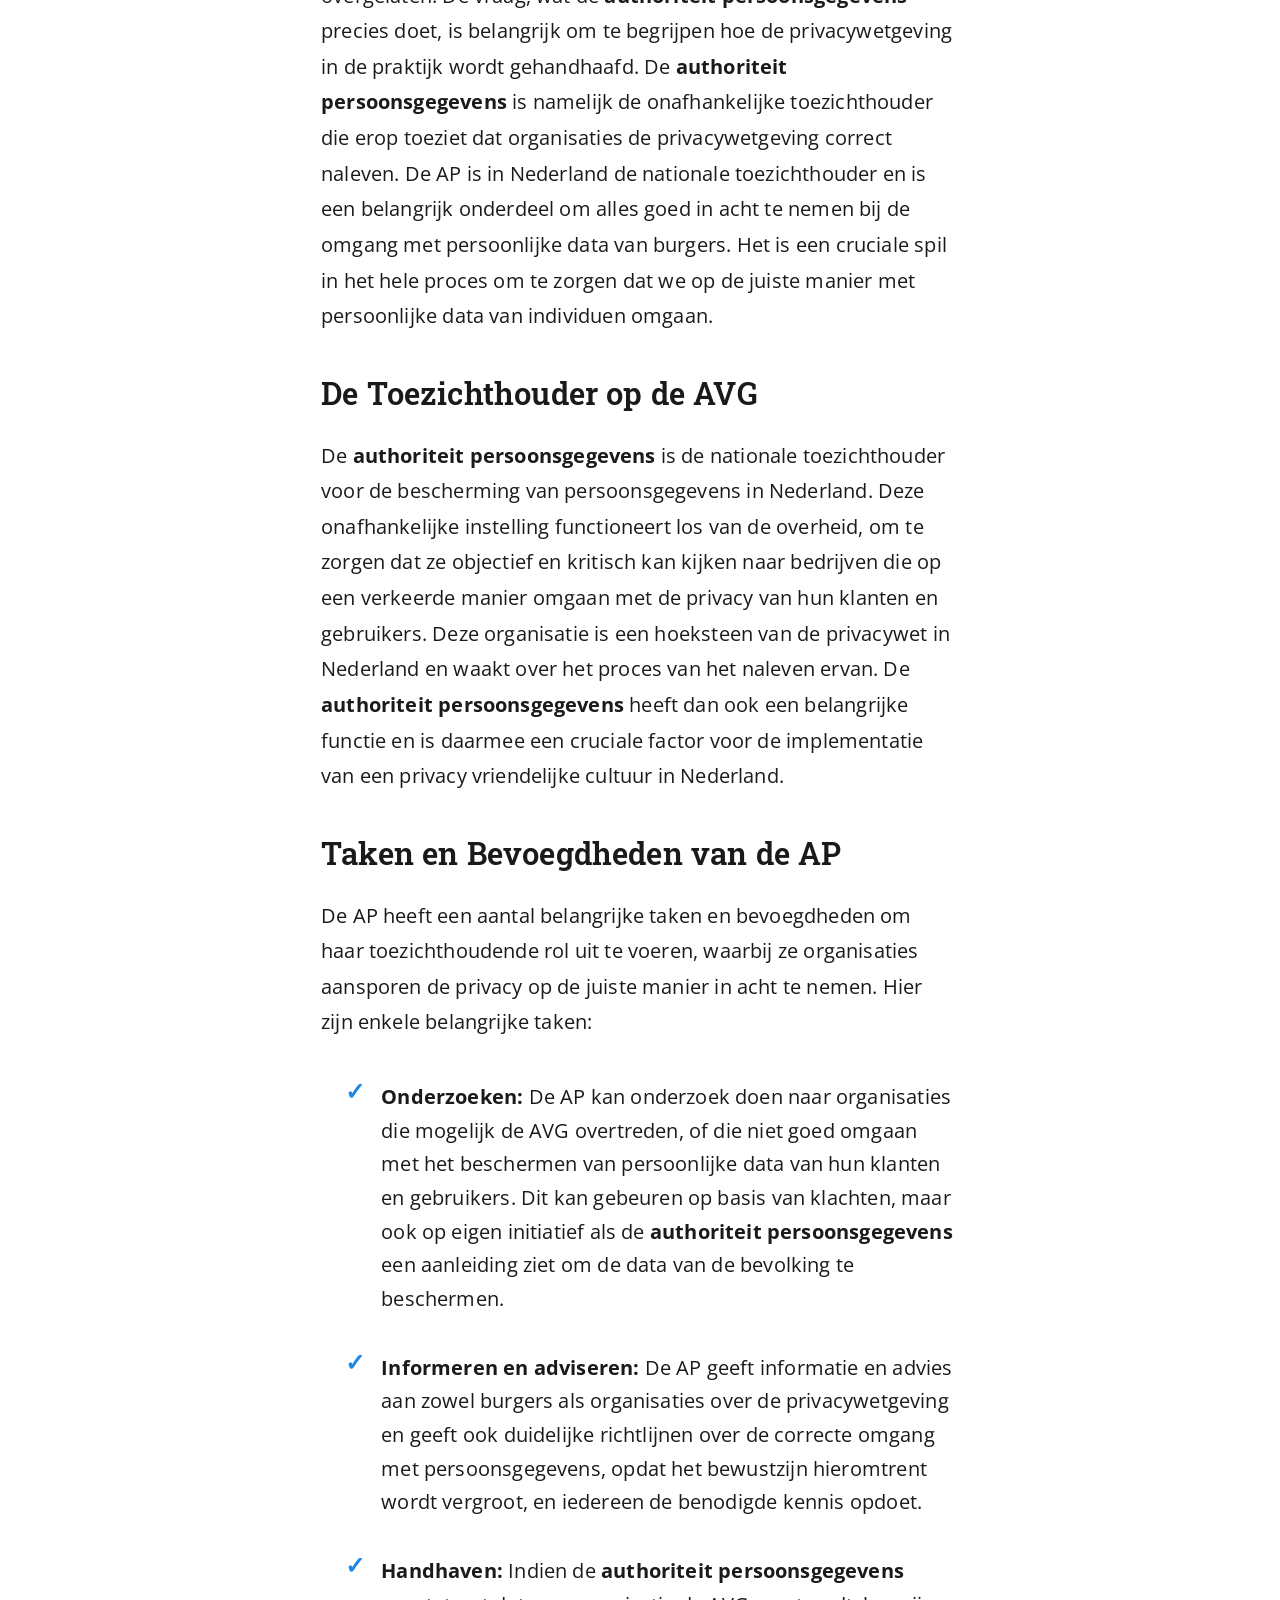
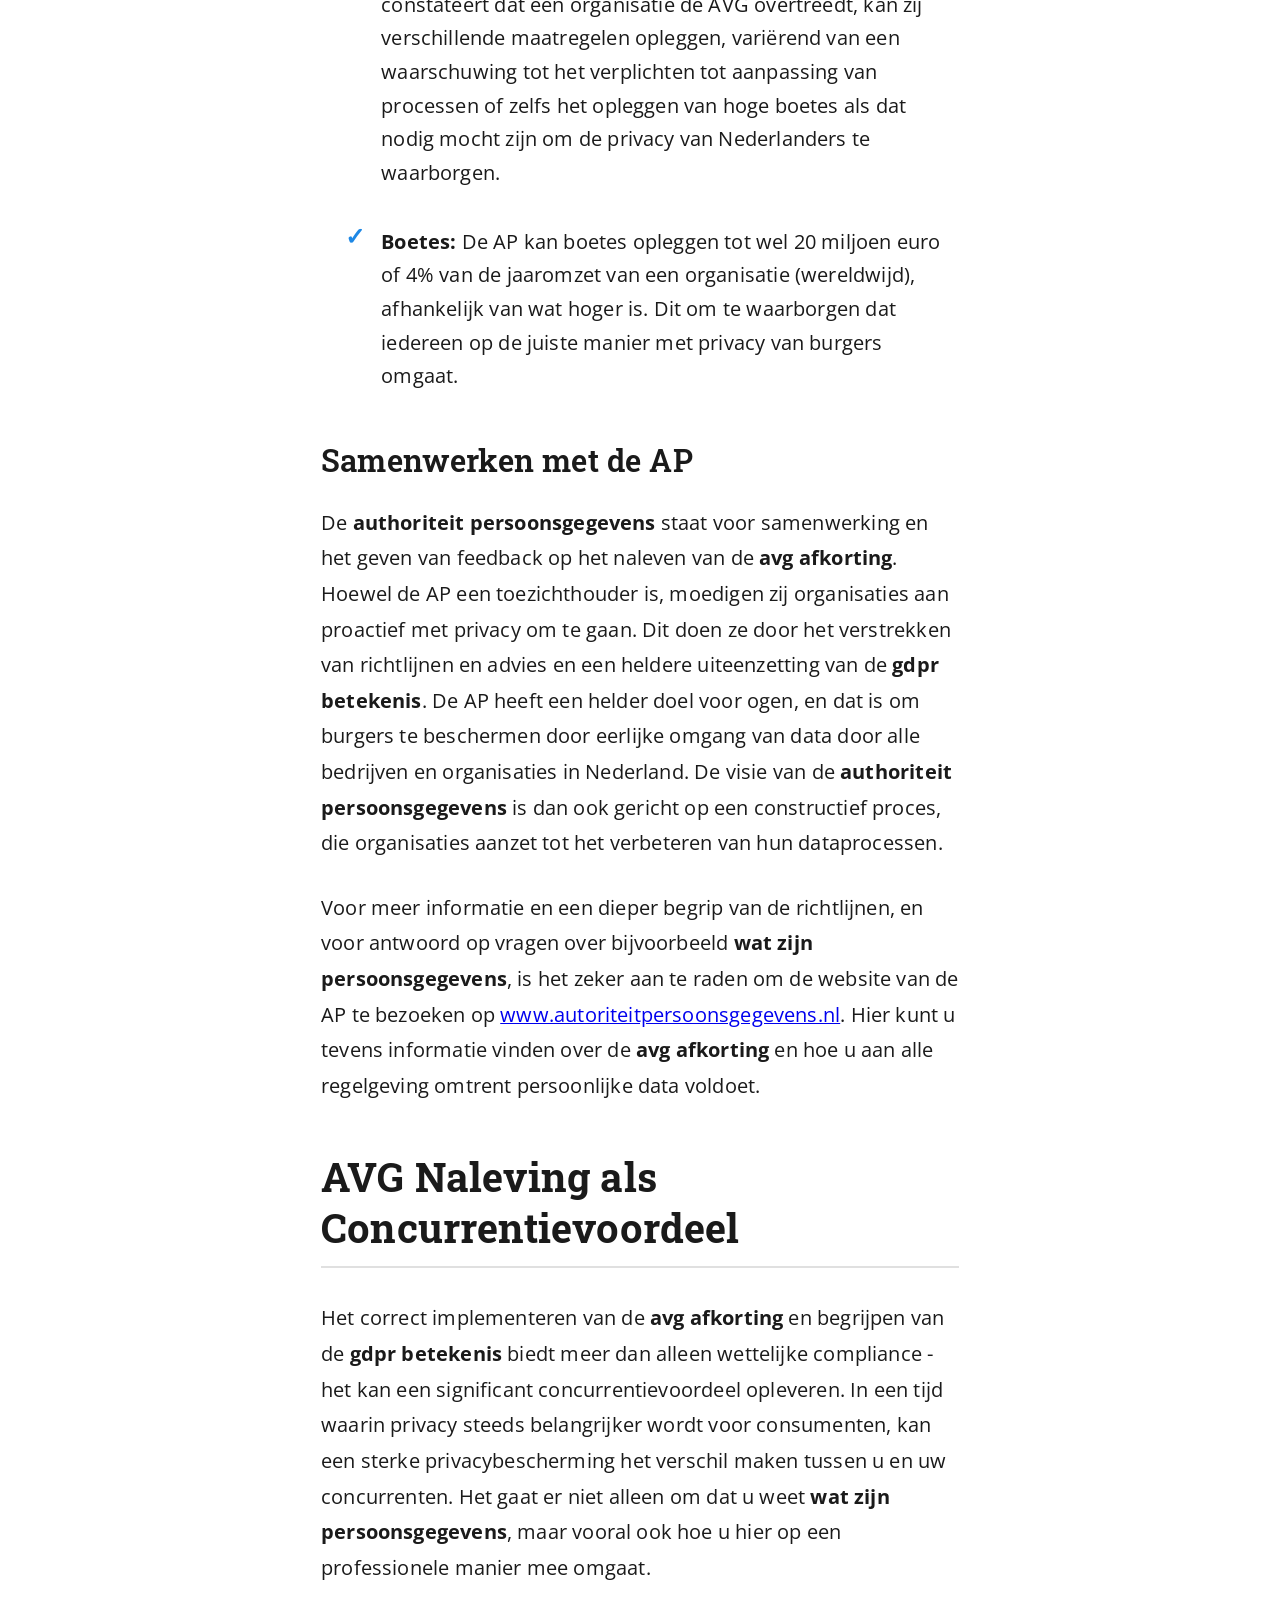
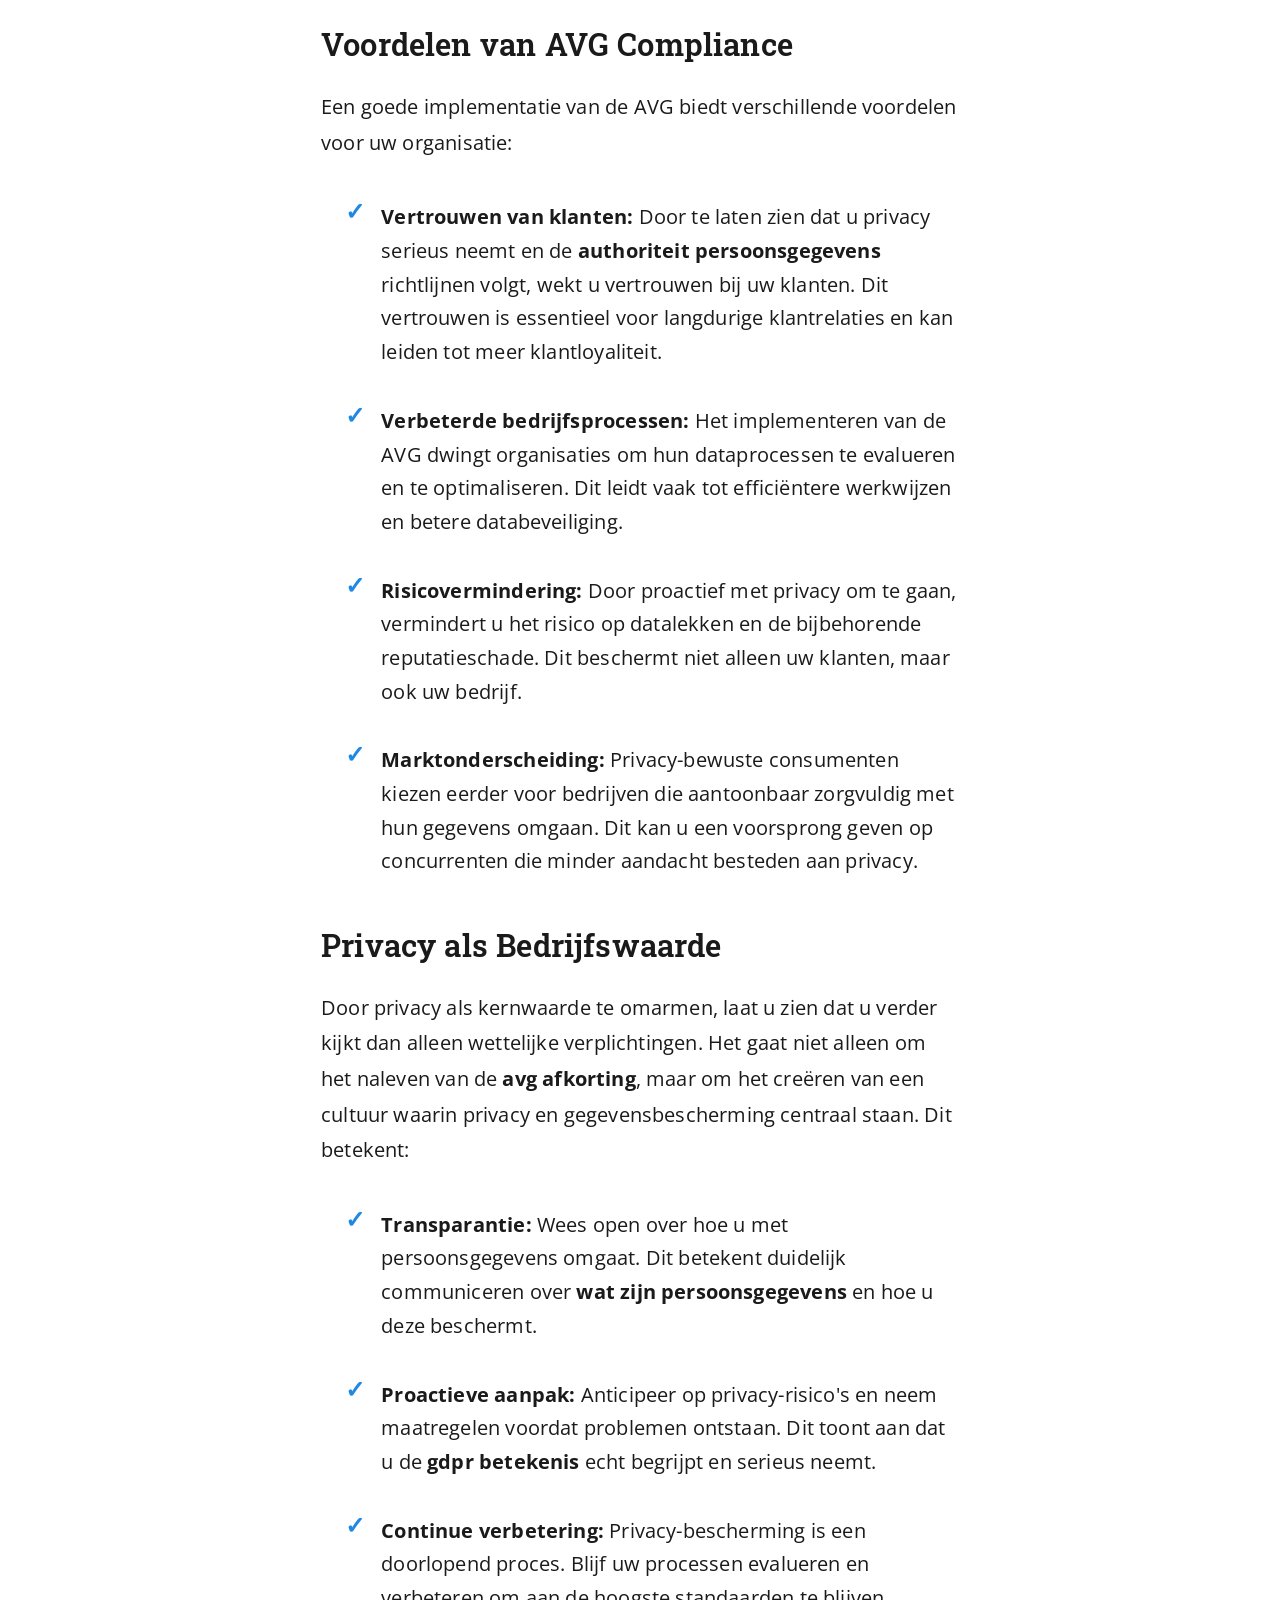
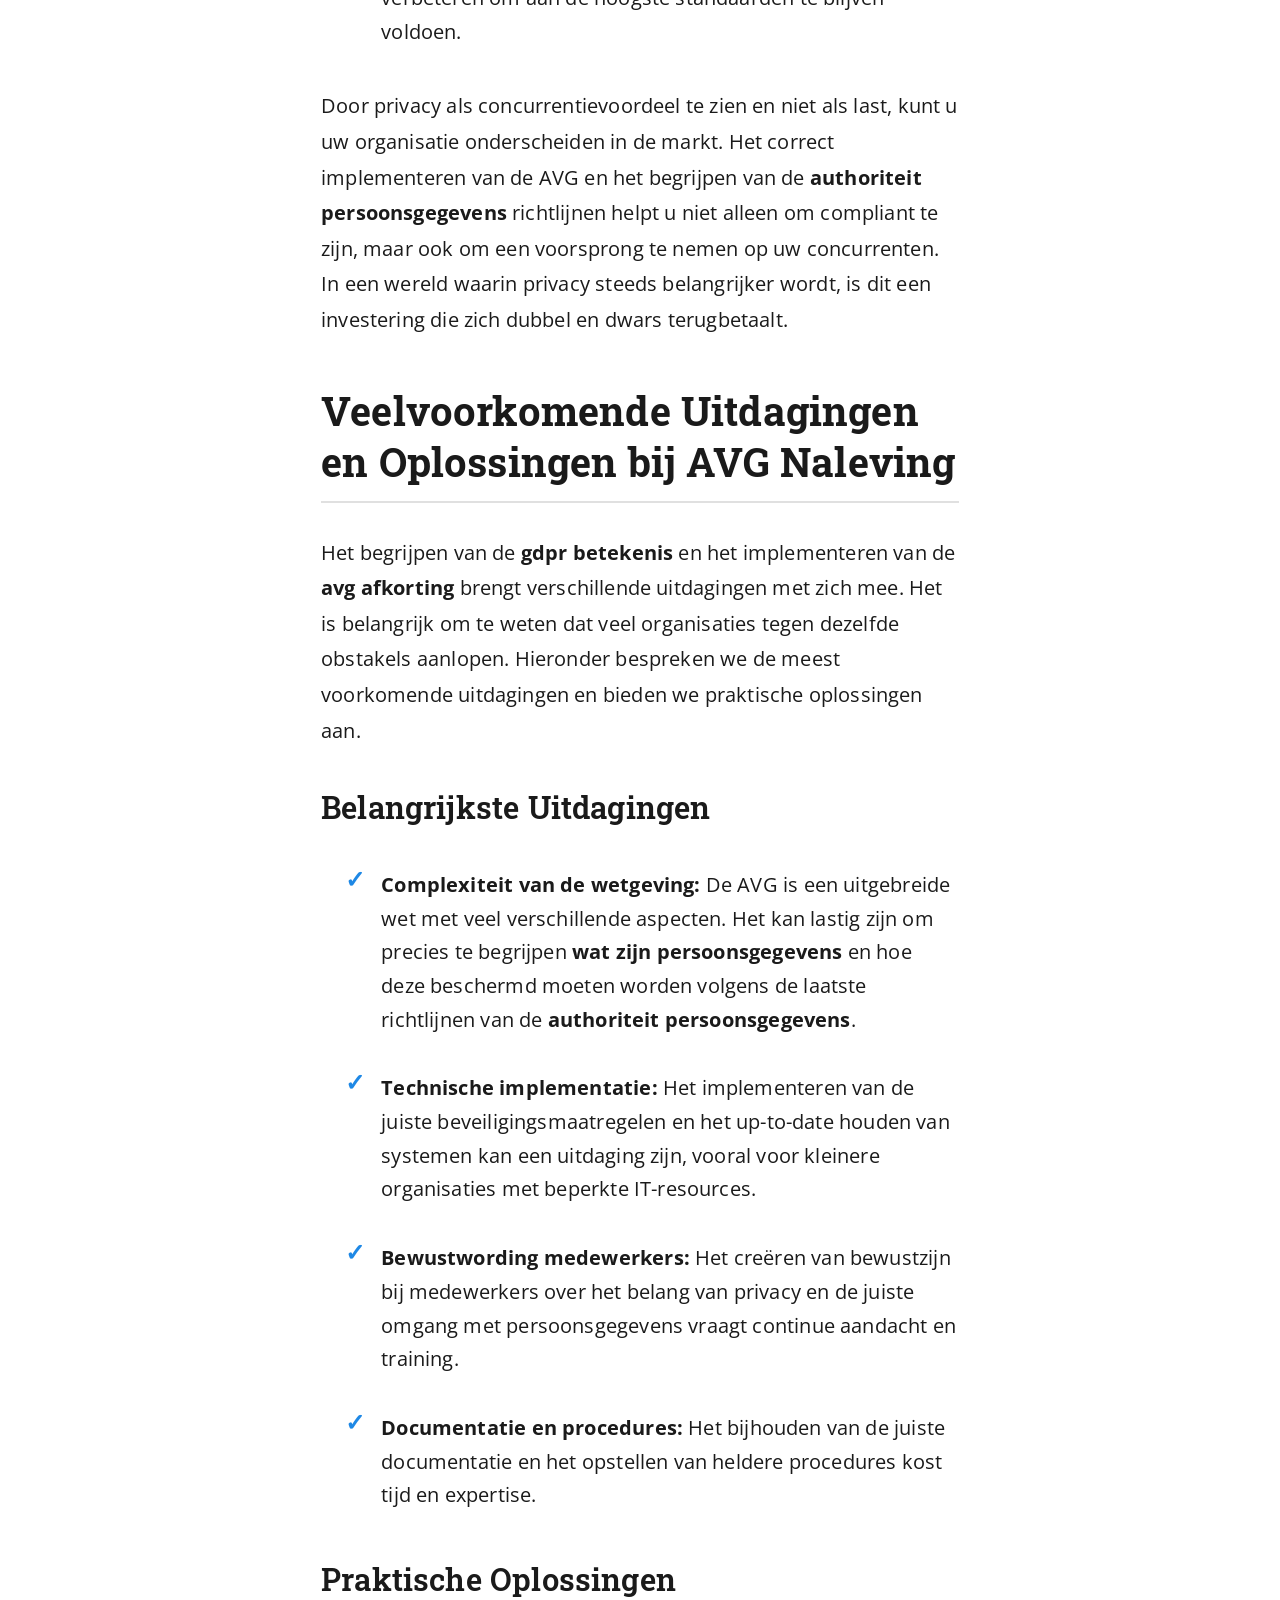
<file: avg-compliance.html>
<!DOCTYPE html>
<html lang="nl">
<head>
    <!-- Google tag (gtag.js) -->
<script async src="https://www.googletagmanager.com/gtag/js?id=G-QHY9D9XR7G"></script>
<script>
  window.dataLayer = window.dataLayer || [];
  function gtag(){dataLayer.push(arguments);}
  gtag('js', new Date());

  gtag('config', 'G-QHY9D9XR7G');
</script>
    <meta charset="UTF-8">
    <meta name="viewport" content="width=device-width, initial-scale=1.0">
    <link rel="canonical" href="https://maasiso.nl/avg-compliance.html">
    <title>AVG Compliance Check | MaasISO</title>
    <meta name="description" content="Zorg voor een effectieve bescherming van persoonsgegevens met een professionele AVG compliance check. Wij helpen u met het waarborgen van uw privacy management.">

    <!-- Schema.org markup -->
    <script type="application/ld+json">
    {
      "@context": "https://schema.org",
      "@graph": [
        {
          "@type": "WebPage",
          "@id": "https://maasiso.nl/avg-compliance.html#webpage",
          "url": "https://maasiso.nl/avg-compliance.html",
          "name": "AVG Compliance Check | MaasISO",
          "description": "Zorg voor een effectieve bescherming van persoonsgegevens met een professionele AVG compliance check. Wij helpen u met het waarborgen van uw privacy management.",
          "isPartOf": {"@id": "https://maasiso.nl/#website"},
          "breadcrumb": {"@id": "https://maasiso.nl/avg-compliance.html#breadcrumb"},
          "mainEntity": {"@id": "https://maasiso.nl/avg-compliance.html#article"}
        },
        {
          "@type": "BreadcrumbList",
          "@id": "https://maasiso.nl/avg-compliance.html#breadcrumb",
          "itemListElement": [
            {
              "@type": "ListItem",
              "position": 1,
              "item": {
                "@id": "https://maasiso.nl/",
                "name": "Home"
              }
            },
            {
              "@type": "ListItem",
              "position": 2,
              "item": {
                "@id": "https://maasiso.nl/diensten.html",
                "name": "Diensten"
              }
            },
            {
              "@type": "ListItem",
              "position": 3,
              "item": {
                "@id": "https://maasiso.nl/avg-compliance.html",
                "name": "AVG Compliance"
              }
            }
          ]
        },
        {
          "@type": "Article",
          "@id": "https://maasiso.nl/avg-compliance.html#article",
          "headline": "AVG Compliance Check: Versterk Uw Privacy Beleid",
          "description": "Zorg voor een effectieve bescherming van persoonsgegevens met een professionele AVG compliance check.",
          "author": {"@id": "https://maasiso.nl/#organization"},
          "publisher": {"@id": "https://maasiso.nl/#organization"},
          "mainEntityOfPage": {"@id": "https://maasiso.nl/avg-compliance.html#webpage"}
        },
        {
          "@type": "Service",
          "@id": "https://maasiso.nl/avg-compliance.html#service",
          "name": "AVG Compliance Check",
          "provider": {"@id": "https://maasiso.nl/#organization"},
          "description": "Professionele AVG compliance check en begeleiding voor effectieve bescherming van persoonsgegevens",
          "serviceType": "Privacy Compliance Consulting",
          "areaServed": "Netherlands",
          "hasOfferCatalog": {
            "@type": "OfferCatalog",
            "name": "AVG Compliance Diensten",
            "itemListElement": [
              {
                "@type": "Offer",
                "itemOffered": {
                  "@type": "Service",
                  "name": "AVG Compliance Check",
                  "description": "Complete analyse van uw huidige privacy maatregelen"
                }
              },
              {
                "@type": "Offer",
                "itemOffered": {
                  "@type": "Service",
                  "name": "Privacy Documentatie",
                  "description": "Opstellen en actualiseren van privacy documentatie"
                }
              },
              {
                "@type": "Offer",
                "itemOffered": {
                  "@type": "Service",
                  "name": "Privacy Training",
                  "description": "Training voor medewerkers over privacy bewustzijn"
                }
              }
            ]
          }
        },
        {
          "@type": "FAQPage",
          "@id": "https://maasiso.nl/avg-compliance.html#faq",
          "mainEntity": [
            {
              "@type": "Question",
              "name": "Wat is een AVG compliance check?",
              "acceptedAnswer": {
                "@type": "Answer",
                "text": "Een AVG compliance check is een systematische en uitgebreide beoordeling van uw organisatie om te bepalen in hoeverre u voldoet aan de eisen van de Algemene Verordening Gegevensbescherming (AVG)."
              }
            },
            {
              "@type": "Question",
              "name": "Waarom is AVG compliance belangrijk?",
              "acceptedAnswer": {
                "@type": "Answer",
                "text": "AVG compliance is cruciaal om boetes te vermijden, het vertrouwen van klanten te behouden en persoonsgegevens effectief te beschermen. Niet-naleving kan leiden tot boetes tot €20 miljoen of 4% van de jaarlijkse wereldwijde omzet."
              }
            },
            {
              "@type": "Question",
              "name": "Wat zijn de voordelen van regelmatige AVG controles?",
              "acceptedAnswer": {
                "@type": "Answer",
                "text": "Regelmatige AVG controles helpen bij het actueel blijven met wetgeving, voorkomen van datalekken, versterken van klantvertrouwen, vermijden van boetes en sancties, en het stimuleren van procesverbetering."
              }
            }
          ]
        }
      ]
    }
    </script>

    <!-- CSS Files -->
    <link rel="stylesheet" href="css/styles.min.css">
    <link href="https://fonts.googleapis.com/css2?family=Open+Sans:wght@400;700&family=Roboto+Slab:wght@400;700&display=swap" rel="stylesheet">
    <link rel="stylesheet" href="https://cdnjs.cloudflare.com/ajax/libs/font-awesome/6.0.0-beta3/css/all.min.css">

    <!-- Open Graph / Facebook -->
    <meta property="og:type" content="website">
    <meta property="og:url" content="https://maasiso.nl/avg-compliance.html">
    <meta property="og:title" content="AVG Compliance Check | MaasISO">
    <meta property="og:description" content="Zorg voor een effectieve bescherming van persoonsgegevens met een professionele AVG compliance check. Wij helpen u met het waarborgen van uw privacy management.">
    <meta property="og:image" content="https://maasiso.nl/images/og-image.jpg">

    <!-- Twitter -->
    <meta name="twitter:card" content="summary_large_image">
    <meta name="twitter:url" content="https://maasiso.nl/avg-compliance.html">
    <meta name="twitter:title" content="AVG Compliance Check | MaasISO">
    <meta name="twitter:description" content="Zorg voor een effectieve bescherming van persoonsgegevens met een professionele AVG compliance check. Wij helpen u met het waarborgen van uw privacy management.">
    <meta name="twitter:image" content="https://maasiso.nl/images/og-image.jpg">
</head>
<body>
    <header>
        <nav class="main-nav" aria-label="Hoofdnavigatie">
            <div class="container">
                <a href="index.html" class="logo" aria-label="MaasISO homepage">MaasISO</a>
                <button class="mobile-menu-toggle" aria-label="Menu openen" aria-expanded="false" aria-controls="nav-links">
                    <span></span>
                    <span></span>
                    <span></span>
                </button>
                <ul class="nav-links" id="nav-links">
                    <li><a href="index.html">Home</a></li>
                    <li><a href="diensten.html">Diensten</a></li>
                    <li><a href="waarom-maasiso.html">Onze Voordelen</a></li>
                    <li><a href="over-ons.html">Over Ons</a></li>
                    <li><a href="contact.html">Contact</a></li>
                </ul>
            </div>
        </nav>
    </header>

    <main id="main-content" class="blog-content">
        <section id="hero" class="hero" aria-label="Introductie">
            <div class="container">
                <h1>AVG & GDPR Compliance voor uw Organisatie</h1>
                <p class="lead">Privacy wetgeving hoeft niet complex te zijn. Of u nu worstelt met de Nederlandse <strong>AVG afkorting</strong> of de internationale <strong>GDPR betekenis</strong>, onze experts maken uw bedrijf privacy-compliant. Voorkom kostbare boetes en versterk het vertrouwen van uw klanten met professionele privacy bescherming.</p>
                <a href="contact.html" class="cta-button">VRAAG UW AVG COMPLIANCE CHECK AAN</a>
            </div>
        </section>

        <article class="blog-article container">
            <div class="content-wrapper">
                <section class="blog-section">
                    <div class="table-of-contents">
                        <h3>Inhoudsopgave</h3>
                        <ul>
                            <li><a href="#introductie">Introductie: De AVG</a></li>
                            <li><a href="#belang">Het Belang van de AVG</a></li>
                            <li><a href="#impact">De Impact van de AVG</a></li>
                            <li><a href="#persoonsgegevens">Wat zijn Persoonsgegevens?</a></li>
                            <li><a href="#rechten-plichten">Rechten en Plichten onder de AVG</a></li>
                            <li><a href="#concurrentievoordeel">AVG Naleving als Concurrentievoordeel</a></li>
                            <li><a href="#uitdagingen">Veelvoorkomende Uitdagingen en Oplossingen bij AVG Naleving</a></li>
                        </ul>
                    </div>

                    <h2 id="introductie" class="section-title">Introductie: De Algemene Verordening Gegevensbescherming (AVG)</h2>
                    <p class="blog-paragraph">De Algemene Verordening Gegevensbescherming, beter bekend als de AVG, is een Europese wet die sinds 2018 de bescherming van persoonsgegevens in heel Europa regelt. De vraag wat de <strong>gdpr betekenis</strong> is, komt vaak voor. Het antwoord is dat het de Engelse benaming is, General Data Protection Regulation, en in feite hetzelfde als de AVG omvat. Veel mensen vragen zich af wat de <strong>avg afkorting</strong> betekent, en de betekenis is de Algemene Verordening Gegevensbescherming, een wet die dus door heel Europa van kracht is. Het is belangrijk om dit te weten, en om het verschil tussen de afkortingen te begrijpen. De AVG is niet zomaar een set regels, maar een fundamenteel recht dat individuen controle geeft over hun eigen data. Deze wet heeft dan ook significante gevolgen voor alle bedrijven, groot en klein.</p>

                    <h2 id="belang" class="section-title">Het Belang van de AVG</h2>
                    <p class="blog-paragraph">Waarom is de AVG zo belangrijk? Het antwoord is simpel: privacy. In een wereld waarin data steeds waardevoller wordt, zorgt de AVG ervoor dat organisaties die persoonsgegevens verwerken, dit veilig en met respect doen. Het is essentieel dat elk bedrijf dat met persoonsgegevens werkt, aan deze wetgeving voldoet. Het is van belang om kennis te hebben van de <strong>wat zijn persoonsgegevens</strong> om te weten wat er precies moet worden beschermd. Het beschermen van persoonsgegevens is immers niet altijd makkelijk te onderscheiden, aangezien bepaalde data in context moeten worden gezien. Het begrijpen wat persoonlijke informatie nou precies inhoudt is daarom een belangrijk gegeven voor alle bedrijven.</p>

                    <h2 id="impact" class="section-title">De Impact van de AVG</h2>
                    <p class="blog-paragraph">Of je nu een klein bedrijf leidt of een grote organisatie, de impact van de AVG is onmiskenbaar. Het correct naleven ervan lijkt soms complex, maar brengt tegelijkertijd aanzienlijke voordelen met zich mee. Het beschermt de persoonlijke gegevens, versterkt het vertrouwen van klanten en voorkomt kostbare schade en boetes. Ook is het goed om je te realiseren dat de <strong>avg afkorting</strong> een belangrijk begrip is dat helpt om je aan de wet te houden, en hiermee ook een goed vertrouwen op te bouwen bij uw klanten.</p>

                    <p class="blog-paragraph">In deze tekst zullen we de belangrijkste aspecten van de AVG in Nederland onder de loep nemen. We leggen daarbij de nadruk op belangrijke termen en concepten, geven concrete voorbeelden, en tonen aan hoe we als organisatie (MaasISO) uw bedrijf van harte kunnen ondersteunen, van vragen omtrent de <strong>gdpr betekenis</strong>, tot hulp bij de interpretatie van de <strong>avg afkorting</strong>. Het correct naleven van deze belangrijke wet hoeft dus niet moeilijk te zijn, als het maar op een goede manier wordt begeleid.</p>

                    <div class="text-center" style="margin: 3rem 0;">
                        <a href="contact.html" class="cta-button fade-in" style="font-size: 1.2rem; padding: 1.2rem 2.5rem;">VERSTERK UW PRIVACY AANPAK</a>
                        <p style="margin-top: 1rem; color: var(--text-color-dark); font-size: 1.1rem;">Maak van privacy uw concurrentievoordeel</p>
                        <p style="margin-top: 0.5rem; color: var(--text-color-dark); font-size: 1rem;">Ontdek hoe wij u kunnen helpen uw privacy-aanpak te verbeteren</p>
                    </div>

                    <h2 id="persoonsgegevens" class="section-title">Wat zijn Persoonsgegevens? Een Uitgebreide Uitleg</h2>
                    <p class="blog-paragraph">De AVG draait om de bescherming van persoonsgegevens. Maar <strong>wat zijn persoonsgegevens</strong> nu precies? Volgens de AVG zijn persoonsgegevens alle informatie die betrekking heeft op een geïdentificeerde of identificeerbare natuurlijke persoon. Deze informatie is dus breder dan wat u misschien in eerste instantie denkt en er wordt bij veel bedrijven nog steeds onvoldoende rekening gehouden met dit gegeven. Het correct vaststellen van wat er onder persoonsgegevens valt is een belangrijk startpunt, dus we zullen hier nu dieper op in gaan.</p>

                    <h3 class="subsection-title">De Definitie van Persoonsgegevens</h3>
                    <p class="blog-paragraph">De vraag <strong>wat is een persoonsgegeven</strong> is cruciaal bij de implementatie van de AVG. Een persoonsgegeven is alle informatie waarmee je direct of indirect een individu kunt identificeren. We kunnen de verschillende soorten data opsplitsen in de volgende aspecten:</p>

                    <ul class="feature-list">
                        <li class="feature-item"><span><strong>Directe identificatie:</strong> Dit zijn gegevens die rechtstreeks naar een persoon verwijzen, zoals een naam, adres, geboortedatum, e-mailadres, telefoonnummer, en een persoonlijk identificatienummer (BSN). Het gaat hier om de meest herkenbare informatie.</span></li>
                        <li class="feature-item"><span><strong>Indirecte identificatie:</strong> Dit zijn gegevens die in combinatie met andere gegevens kunnen leiden tot de identificatie van een persoon. Denk aan een IP-adres, locatiegegevens, een klantnummer, een cookie-ID, en het kenteken van een auto. Ook unieke combinaties van andere gegevens kunnen tot een identificatie leiden, zelfs als elk individueel gegeven niet direct tot een persoon kan herleiden. We moeten hier dus uitermate voorzichtig mee zijn.</span></li>
                    </ul>

                    <h3 class="subsection-title">Bijzondere Persoonsgegevens</h3>
                    <p class="blog-paragraph">De AVG kent ook bijzondere persoonsgegevens. Deze zijn extra gevoelig en verdienen daarom extra bescherming. Voorbeelden zijn:</p>

                    <ul class="feature-list">
                        <li class="feature-item"><span>Gezondheidsgegevens</span></li>
                        <li class="feature-item"><span>Religieuze of levensbeschouwelijke overtuigingen</span></li>
                        <li class="feature-item"><span>Politieke voorkeur</span></li>
                        <li class="feature-item"><span>Seksuele geaardheid</span></li>
                        <li class="feature-item"><span>Etnische afkomst</span></li>
                        <li class="feature-item"><span>Genetische en biometrische gegevens</span></li>
                    </ul>

                    <h3 class="subsection-title">Soorten Persoonsgegevens</h3>
                    <p class="blog-paragraph">Naast het antwoord op de vraag <strong>wat zijn persoonsgegevens</strong> is het goed om te weten dat we een onderverdeling kennen in deze data, dit doen we door persoonsgegevens in categorieën onder te brengen:</p>

                    <ul class="feature-list">
                        <li class="feature-item"><span><strong>Gewone persoonsgegevens:</strong> Dit zijn de meeste van de persoonsgegevens, die voor organisaties de basis vormen voor veel dataprocessing activiteiten, maar geen specifieke gevoeligheid betreffen. Het is de categorie die in vergelijking met de andere minder zware maatregelen hoeft te nemen bij het opslaan of verwerken van data.</span></li>
                        <li class="feature-item"><span><strong>Bijzondere persoonsgegevens:</strong> De AVG kent ook een aparte categorie genaamd "bijzondere persoonsgegevens". Hierbij moet gedacht worden aan informatie over iemands ras of etnische afkomst, politieke opvattingen, religieuze of levensbeschouwelijke overtuigingen, lidmaatschap van een vakbond, genetische gegevens, biometrische gegevens met het oog op unieke identificatie, gezondheidsgegevens, of gegevens over iemands seksueel gedrag of seksuele geaardheid. Deze categorie geniet de sterkste bescherming en bij het verwerken van deze data moet u extra opletten of uw processen correct en veilig zijn.</span></li>
                    </ul>

                    <h3 class="subsection-title">De Basisprincipes van de AVG</h3>
                    <p class="blog-paragraph">Bij het verwerken van persoonsgegevens moet u zich houden aan de volgende principes:</p>

                    <ul class="feature-list">
                        <li class="feature-item"><span>Rechtmatigheid, behoorlijkheid en transparantie: De verwerking van persoonsgegevens moet altijd gebaseerd zijn op een geldige rechtsgrond (toestemming, overeenkomst, wettelijke verplichting, vitaal belang, algemeen belang of gerechtvaardigd belang), en moet eerlijk en transparant plaatsvinden.</span></li>
                        <li class="feature-item"><span>Doelbinding: Persoonsgegevens mogen alleen worden verzameld voor specifieke, expliciete en gerechtvaardigde doeleinden.</span></li>
                        <li class="feature-item"><span>Dataminimalisatie: Er mogen niet meer persoonsgegevens worden verzameld dan noodzakelijk is voor het specifieke doel.</span></li>
                        <li class="feature-item"><span>Nauwkeurigheid: De persoonsgegevens die een organisatie verwerkt moeten nauwkeurig en up-to-date zijn.</span></li>
                        <li class="feature-item"><span>Opslagbeperking: Persoonsgegevens mogen niet langer worden bewaard dan noodzakelijk is voor het doel waarvoor ze zijn verzameld.</span></li>
                    </ul>

                    <h2 id="rechten-plichten" class="section-title">Rechten en Plichten onder de AVG</h2>
                    
                    <h3 class="subsection-title">Rechten van Betrokkenen</h3>
                    <p class="blog-paragraph">De AVG geeft mensen (betrokkenen) verschillende rechten over hun persoonsgegevens:</p>
                    
                    <ul class="feature-list">
                        <li class="feature-item"><span>Recht op inzage: Betrokkenen hebben het recht om te weten welke persoonsgegevens een organisatie van hen verwerkt en waarom.</span></li>
                        <li class="feature-item"><span>Recht op rectificatie: Als gegevens onjuist of onvolledig zijn, hebben betrokkenen het recht deze te laten corrigeren.</span></li>
                        <li class="feature-item"><span>Recht op vergetelheid: In bepaalde gevallen kunnen betrokkenen vragen om hun persoonsgegevens te laten wissen.</span></li>
                        <li class="feature-item"><span>Recht op beperking: Betrokkenen kunnen in bepaalde situaties de verwerking van hun persoonsgegevens tijdelijk 'on hold' zetten.</span></li>
                        <li class="feature-item"><span>Recht van bezwaar: In bepaalde gevallen hebben betrokkenen het recht om bezwaar te maken tegen de verwerking van hun persoonsgegevens.</span></li>
                    </ul>

                    <h3 class="subsection-title">Plichten van Organisaties</h3>
                    <p class="blog-paragraph">De AVG legt ook belangrijke verplichtingen op aan organisaties die persoonsgegevens verwerken:</p>

                    <ul class="feature-list">
                        <li class="feature-item"><span>Integriteit en vertrouwelijkheid: Organisaties moeten passende technische en organisatorische maatregelen nemen om de persoonsgegevens te beschermen tegen verlies, misbruik of ongeautoriseerde toegang.</span></li>
                        <li class="feature-item"><span>Verantwoordingsplicht: Organisaties moeten kunnen aantonen dat zij aan de AVG voldoen. Dit betekent dat ze documentatie moeten bijhouden over hun verwerkingsactiviteiten en de getroffen beveiligingsmaatregelen.</span></li>
                        <li class="feature-item"><span>Datalekken melden: In het geval van een datalek moet een organisatie dit binnen 72 uur melden aan de Autoriteit Persoonsgegevens, tenzij het onwaarschijnlijk is dat het datalek een risico vormt voor de rechten en vrijheden van betrokkenen.</span></li>
                        <li class="feature-item"><span>Verwerkingsregister: Alle organisaties met meer dan 250 werknemers, of indien er op structurele wijze bijzondere persoonsgegevens worden verwerkt, zijn verplicht een register aan te leggen waarin alle verwerkingsactiviteiten worden bijgehouden.</span></li>
                    </ul>

                    <div class="text-center" style="margin: 3rem 0;">
                        <a href="contact.html" class="cta-button fade-in" style="font-size: 1.2rem; padding: 1.2rem 2.5rem;">VRAAG UW AVG COMPLIANCE CHECK AAN</a>
                        <p style="margin-top: 1rem; color: var(--text-color-dark); font-size: 1.1rem;">Voorkom boetes en bescherm uw organisatie</p>
                        <p style="margin-top: 0.5rem; color: var(--text-color-dark); font-size: 1rem;">Laat ons controleren of uw organisatie voldoet aan alle AVG-verplichtingen</p>
                    </div>

                    <h2 id="autoriteit" class="section-title">De Rol van de Autoriteit Persoonsgegevens (AP)</h2>
                    <p class="blog-paragraph">In Nederland is de naleving van de AVG niet aan het toeval overgelaten. De vraag, wat de <strong>authoriteit persoonsgegevens</strong> precies doet, is belangrijk om te begrijpen hoe de privacywetgeving in de praktijk wordt gehandhaafd. De <strong>authoriteit persoonsgegevens</strong> is namelijk de onafhankelijke toezichthouder die erop toeziet dat organisaties de privacywetgeving correct naleven. De AP is in Nederland de nationale toezichthouder en is een belangrijk onderdeel om alles goed in acht te nemen bij de omgang met persoonlijke data van burgers. Het is een cruciale spil in het hele proces om te zorgen dat we op de juiste manier met persoonlijke data van individuen omgaan.</p>

                    <h3 class="subsection-title">De Toezichthouder op de AVG</h3>
                    <p class="blog-paragraph">De <strong>authoriteit persoonsgegevens</strong> is de nationale toezichthouder voor de bescherming van persoonsgegevens in Nederland. Deze onafhankelijke instelling functioneert los van de overheid, om te zorgen dat ze objectief en kritisch kan kijken naar bedrijven die op een verkeerde manier omgaan met de privacy van hun klanten en gebruikers. Deze organisatie is een hoeksteen van de privacywet in Nederland en waakt over het proces van het naleven ervan. De <strong>authoriteit persoonsgegevens</strong> heeft dan ook een belangrijke functie en is daarmee een cruciale factor voor de implementatie van een privacy vriendelijke cultuur in Nederland.</p>

                    <h3 class="subsection-title">Taken en Bevoegdheden van de AP</h3>
                    <p class="blog-paragraph">De AP heeft een aantal belangrijke taken en bevoegdheden om haar toezichthoudende rol uit te voeren, waarbij ze organisaties aansporen de privacy op de juiste manier in acht te nemen. Hier zijn enkele belangrijke taken:</p>

                    <ul class="feature-list">
                        <li class="feature-item"><span><strong>Onderzoeken:</strong> De AP kan onderzoek doen naar organisaties die mogelijk de AVG overtreden, of die niet goed omgaan met het beschermen van persoonlijke data van hun klanten en gebruikers. Dit kan gebeuren op basis van klachten, maar ook op eigen initiatief als de <strong>authoriteit persoonsgegevens</strong> een aanleiding ziet om de data van de bevolking te beschermen.</span></li>
                        <li class="feature-item"><span><strong>Informeren en adviseren:</strong> De AP geeft informatie en advies aan zowel burgers als organisaties over de privacywetgeving en geeft ook duidelijke richtlijnen over de correcte omgang met persoonsgegevens, opdat het bewustzijn hieromtrent wordt vergroot, en iedereen de benodigde kennis opdoet.</span></li>
                        <li class="feature-item"><span><strong>Handhaven:</strong> Indien de <strong>authoriteit persoonsgegevens</strong> constateert dat een organisatie de AVG overtreedt, kan zij verschillende maatregelen opleggen, variërend van een waarschuwing tot het verplichten tot aanpassing van processen of zelfs het opleggen van hoge boetes als dat nodig mocht zijn om de privacy van Nederlanders te waarborgen.</span></li>
                        <li class="feature-item"><span><strong>Boetes:</strong> De AP kan boetes opleggen tot wel 20 miljoen euro of 4% van de jaaromzet van een organisatie (wereldwijd), afhankelijk van wat hoger is. Dit om te waarborgen dat iedereen op de juiste manier met privacy van burgers omgaat.</span></li>
                    </ul>

                    <h3 class="subsection-title">Samenwerken met de AP</h3>
                    <p class="blog-paragraph">De <strong>authoriteit persoonsgegevens</strong> staat voor samenwerking en het geven van feedback op het naleven van de <strong>avg afkorting</strong>. Hoewel de AP een toezichthouder is, moedigen zij organisaties aan proactief met privacy om te gaan. Dit doen ze door het verstrekken van richtlijnen en advies en een heldere uiteenzetting van de <strong>gdpr betekenis</strong>. De AP heeft een helder doel voor ogen, en dat is om burgers te beschermen door eerlijke omgang van data door alle bedrijven en organisaties in Nederland. De visie van de <strong>authoriteit persoonsgegevens</strong> is dan ook gericht op een constructief proces, die organisaties aanzet tot het verbeteren van hun dataprocessen.</p>

                    <p class="blog-paragraph">Voor meer informatie en een dieper begrip van de richtlijnen, en voor antwoord op vragen over bijvoorbeeld <strong>wat zijn persoonsgegevens</strong>, is het zeker aan te raden om de website van de AP te bezoeken op <a href="https://www.autoriteitpersoonsgegevens.nl/" target="_blank" rel="noopener noreferrer">www.autoriteitpersoonsgegevens.nl</a>. Hier kunt u tevens informatie vinden over de <strong>avg afkorting</strong> en hoe u aan alle regelgeving omtrent persoonlijke data voldoet.</p>

                    <h2 id="concurrentievoordeel" class="section-title">AVG Naleving als Concurrentievoordeel</h2>
                    <p class="blog-paragraph">Het correct implementeren van de <strong>avg afkorting</strong> en begrijpen van de <strong>gdpr betekenis</strong> biedt meer dan alleen wettelijke compliance - het kan een significant concurrentievoordeel opleveren. In een tijd waarin privacy steeds belangrijker wordt voor consumenten, kan een sterke privacybescherming het verschil maken tussen u en uw concurrenten. Het gaat er niet alleen om dat u weet <strong>wat zijn persoonsgegevens</strong>, maar vooral ook hoe u hier op een professionele manier mee omgaat.</p>

                    <h3 class="subsection-title">Voordelen van AVG Compliance</h3>
                    <p class="blog-paragraph">Een goede implementatie van de AVG biedt verschillende voordelen voor uw organisatie:</p>

                    <ul class="feature-list">
                        <li class="feature-item"><span><strong>Vertrouwen van klanten:</strong> Door te laten zien dat u privacy serieus neemt en de <strong>authoriteit persoonsgegevens</strong> richtlijnen volgt, wekt u vertrouwen bij uw klanten. Dit vertrouwen is essentieel voor langdurige klantrelaties en kan leiden tot meer klantloyaliteit.</span></li>
                        <li class="feature-item"><span><strong>Verbeterde bedrijfsprocessen:</strong> Het implementeren van de AVG dwingt organisaties om hun dataprocessen te evalueren en te optimaliseren. Dit leidt vaak tot efficiëntere werkwijzen en betere databeveiliging.</span></li>
                        <li class="feature-item"><span><strong>Risicovermindering:</strong> Door proactief met privacy om te gaan, vermindert u het risico op datalekken en de bijbehorende reputatieschade. Dit beschermt niet alleen uw klanten, maar ook uw bedrijf.</span></li>
                        <li class="feature-item"><span><strong>Marktonderscheiding:</strong> Privacy-bewuste consumenten kiezen eerder voor bedrijven die aantoonbaar zorgvuldig met hun gegevens omgaan. Dit kan u een voorsprong geven op concurrenten die minder aandacht besteden aan privacy.</span></li>
                    </ul>

                    <h3 class="subsection-title">Privacy als Bedrijfswaarde</h3>
                    <p class="blog-paragraph">Door privacy als kernwaarde te omarmen, laat u zien dat u verder kijkt dan alleen wettelijke verplichtingen. Het gaat niet alleen om het naleven van de <strong>avg afkorting</strong>, maar om het creëren van een cultuur waarin privacy en gegevensbescherming centraal staan. Dit betekent:</p>

                    <ul class="feature-list">
                        <li class="feature-item"><span><strong>Transparantie:</strong> Wees open over hoe u met persoonsgegevens omgaat. Dit betekent duidelijk communiceren over <strong>wat zijn persoonsgegevens</strong> en hoe u deze beschermt.</span></li>
                        <li class="feature-item"><span><strong>Proactieve aanpak:</strong> Anticipeer op privacy-risico's en neem maatregelen voordat problemen ontstaan. Dit toont aan dat u de <strong>gdpr betekenis</strong> echt begrijpt en serieus neemt.</span></li>
                        <li class="feature-item"><span><strong>Continue verbetering:</strong> Privacy-bescherming is een doorlopend proces. Blijf uw processen evalueren en verbeteren om aan de hoogste standaarden te blijven voldoen.</span></li>
                    </ul>

                    <p class="blog-paragraph">Door privacy als concurrentievoordeel te zien en niet als last, kunt u uw organisatie onderscheiden in de markt. Het correct implementeren van de AVG en het begrijpen van de <strong>authoriteit persoonsgegevens</strong> richtlijnen helpt u niet alleen om compliant te zijn, maar ook om een voorsprong te nemen op uw concurrenten. In een wereld waarin privacy steeds belangrijker wordt, is dit een investering die zich dubbel en dwars terugbetaalt.</p>

                    <h2 id="uitdagingen" class="section-title">Veelvoorkomende Uitdagingen en Oplossingen bij AVG Naleving</h2>
                    <p class="blog-paragraph">Het begrijpen van de <strong>gdpr betekenis</strong> en het implementeren van de <strong>avg afkorting</strong> brengt verschillende uitdagingen met zich mee. Het is belangrijk om te weten dat veel organisaties tegen dezelfde obstakels aanlopen. Hieronder bespreken we de meest voorkomende uitdagingen en bieden we praktische oplossingen aan.</p>

                    <h3 class="subsection-title">Belangrijkste Uitdagingen</h3>
                    <ul class="feature-list">
                        <li class="feature-item"><span><strong>Complexiteit van de wetgeving:</strong> De AVG is een uitgebreide wet met veel verschillende aspecten. Het kan lastig zijn om precies te begrijpen <strong>wat zijn persoonsgegevens</strong> en hoe deze beschermd moeten worden volgens de laatste richtlijnen van de <strong>authoriteit persoonsgegevens</strong>.</span></li>
                        <li class="feature-item"><span><strong>Technische implementatie:</strong> Het implementeren van de juiste beveiligingsmaatregelen en het up-to-date houden van systemen kan een uitdaging zijn, vooral voor kleinere organisaties met beperkte IT-resources.</span></li>
                        <li class="feature-item"><span><strong>Bewustwording medewerkers:</strong> Het creëren van bewustzijn bij medewerkers over het belang van privacy en de juiste omgang met persoonsgegevens vraagt continue aandacht en training.</span></li>
                        <li class="feature-item"><span><strong>Documentatie en procedures:</strong> Het bijhouden van de juiste documentatie en het opstellen van heldere procedures kost tijd en expertise.</span></li>
                    </ul>

                    <h3 class="subsection-title">Praktische Oplossingen</h3>
                    <p class="blog-paragraph">Voor elke uitdaging zijn er praktische oplossingen die u kunt implementeren:</p>

                    <ul class="feature-list">
                        <li class="feature-item"><span><strong>Stap-voor-stap aanpak:</strong> Begin met een grondige inventarisatie van uw huidige situatie. Maak een plan waarin u prioriteiten stelt en werk deze systematisch af. Dit maakt de implementatie van de <strong>avg afkorting</strong> behapbaar.</span></li>
                        <li class="feature-item"><span><strong>Externe expertise:</strong> Schakel waar nodig externe expertise in om u te helpen bij specifieke vraagstukken. Dit kan bijvoorbeeld gaan om het correct interpreteren van de <strong>gdpr betekenis</strong> voor uw specifieke situatie.</span></li>
                        <li class="feature-item"><span><strong>Training en bewustwording:</strong> Zorg voor regelmatige training van medewerkers en maak privacy een vast onderdeel van uw bedrijfscultuur. Dit helpt bij het begrijpen van <strong>wat zijn persoonsgegevens</strong> en hoe hier zorgvuldig mee om te gaan.</span></li>
                        <li class="feature-item"><span><strong>Technische hulpmiddelen:</strong> Investeer in de juiste tools en systemen die u helpen bij het naleven van de privacywetgeving en het volgen van de richtlijnen van de <strong>authoriteit persoonsgegevens</strong>.</span></li>
                    </ul>

                    <h3 class="subsection-title">De Rol van MaasISO</h3>
                    <p class="blog-paragraph">Bij MaasISO begrijpen we de uitdagingen die komen kijken bij het implementeren van de AVG. We helpen organisaties bij:</p>

                    <ul class="feature-list">
                        <li class="feature-item"><span><strong>Privacy scan:</strong> We brengen uw huidige situatie in kaart en identificeren verbeterpunten.</span></li>
                        <li class="feature-item"><span><strong>Implementatie ondersteuning:</strong> We helpen bij het opstellen en implementeren van de juiste procedures en maatregelen.</span></li>
                        <li class="feature-item"><span><strong>Training en advies:</strong> We bieden training aan medewerkers en geven advies over specifieke privacy vraagstukken.</span></li>
                        <li class="feature-item"><span><strong>Documentatie:</strong> We helpen bij het opstellen en bijhouden van de vereiste documentatie.</span></li>
                    </ul>

                    <p class="blog-paragraph">Door samen te werken met MaasISO kunt u de uitdagingen van de AVG effectief aanpakken. We zorgen ervoor dat u niet alleen voldoet aan de wettelijke vereisten, maar ook dat privacy een natuurlijk onderdeel wordt van uw bedrijfsvoering. Neem contact met ons op om te bespreken hoe wij u kunnen helpen bij het naleven van de AVG.</p>

                    <div class="text-center" style="margin: 3rem 0;">
                        <a href="contact.html" class="cta-button fade-in" style="font-size: 1.2rem; padding: 1.2rem 2.5rem;">VRAAG EEN AVG COMPLIANCE CHECK AAN</a>
                        <p style="margin-top: 0.5rem; color: var(--text-color-dark); font-size: 1rem;">Laat ons u helpen met het verbeteren van uw privacy aanpak</p>
                    </div>
                </section>
            </div>
        </article>
    </main>

    <footer class="footer">
        <div class="container">
            <div class="footer-section company-info">
                <h4>MaasISO</h4>
            </div>
            <div class="footer-section contact">
                <h4>Contact</h4>
                <p>Email: info@maasiso.nl</p>
                <p><a href="contact.html">Neem contact op</a></p>
            </div>
            <div class="footer-section quick-links">
                <h4>Snelle Links</h4>
                <nav aria-label="Snelle navigatie">
                    <a href="index.html">Home</a>
                    <a href="over-ons.html">Over Ons</a>
                    <a href="diensten.html">Diensten</a>
                </nav>
            </div>
            <div class="footer-section services">
                <h4>Onze Diensten</h4>
                <nav aria-label="Diensten navigatie">
                    <a href="iso-9001.html">ISO 9001 Consultancy</a>
                    <a href="iso-27001.html">ISO 27001 Consultancy</a>
                    <a href="avg-compliance.html">AVG/GDPR Compliance</a>
                </nav>
            </div>
        </div>
        <div class="sub-footer">
            <div class="container">
                <div class="social-media">
                    <a href="https://www.linkedin.com/company/maasiso" target="_blank" rel="noopener noreferrer" aria-label="MaasISO LinkedIn">
                        <i class="fab fa-linkedin" aria-hidden="true"></i>
                    </a>
                    <a href="https://twitter.com/maasiso" target="_blank" rel="noopener noreferrer" aria-label="MaasISO Twitter">
                        <i class="fab fa-twitter" aria-hidden="true"></i>
                    </a>
                </div>
                <div class="legal-links">
                    <a href="privacyverklaring.html">Privacyverklaring</a>
                    <a href="algemene-voorwaarden.html">Algemene Voorwaarden</a>
                    <a href="cookiebeleid.html">Cookiebeleid</a>
                </div>
                <p>&copy; 2024 MaasISO. Alle rechten voorbehouden.</p>
            </div>
        </div>
    </footer>

    <button id="scroll-to-top" class="scroll-to-top" aria-label="Scroll naar boven">
        <i class="fas fa-arrow-up"></i>
    </button>

    <!-- JavaScript -->
    <script src="js/main.min.js"></script>
    <script src="js/cookie-banner.min.js"></script>
    <script src="js/scroll-to-top.min.js"></script>
</body>
</html>
</file>
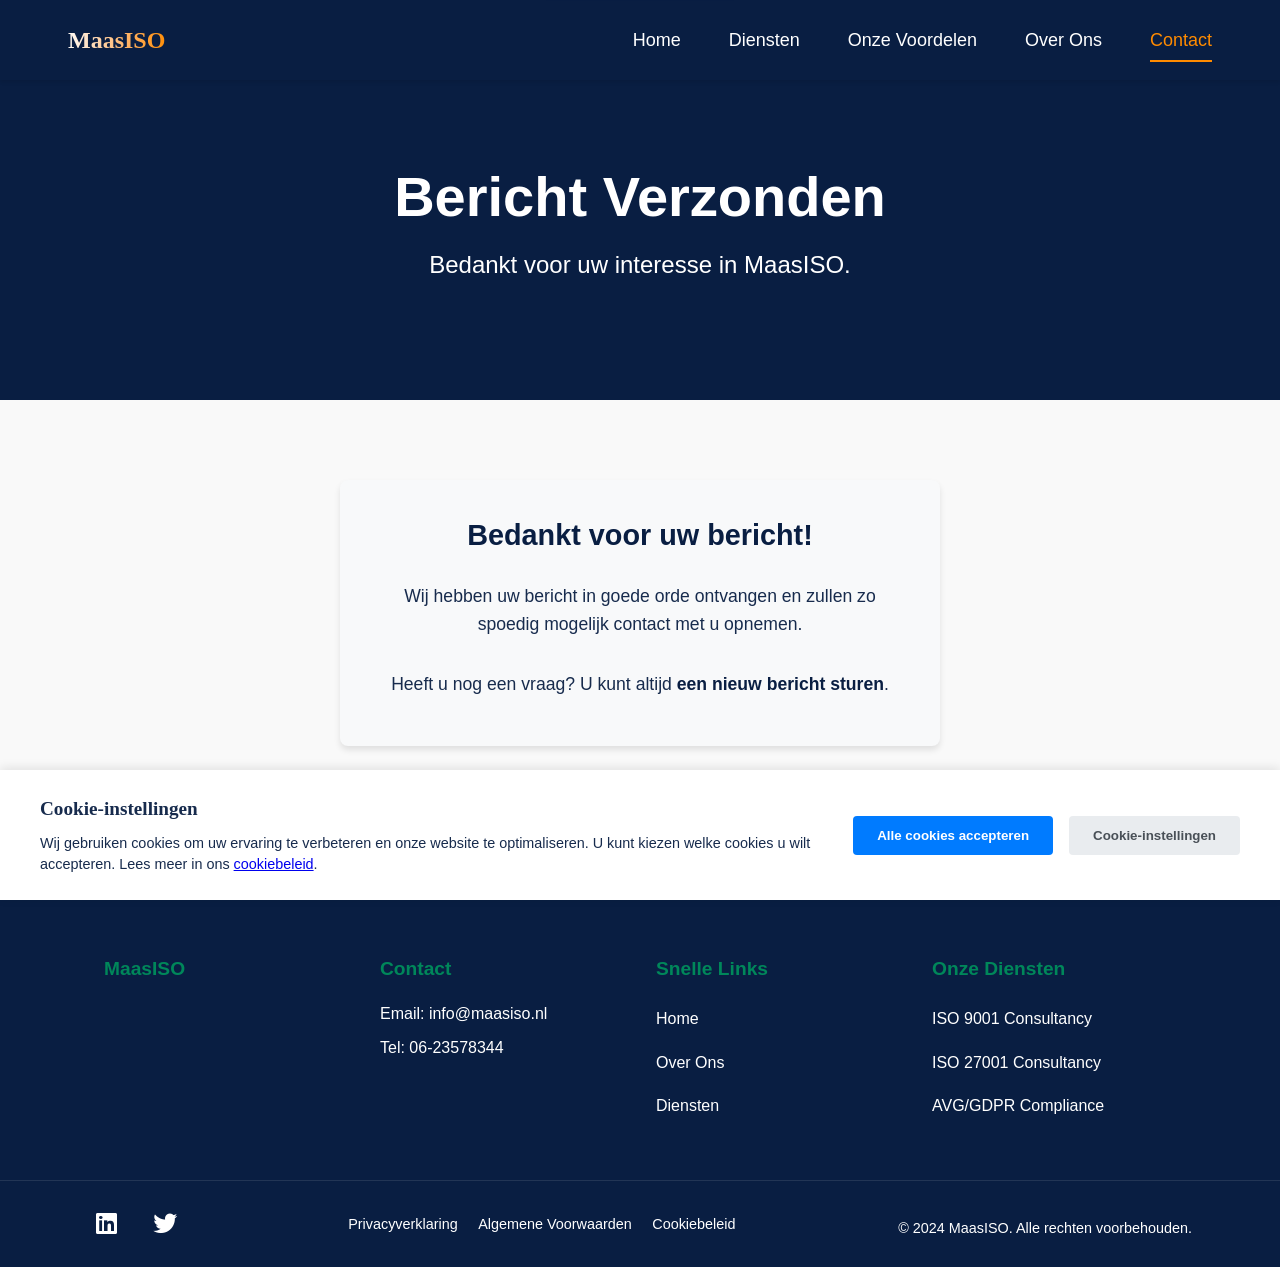
<file: contact-success.html>
<!DOCTYPE html>
<html lang="nl">
<head>
    <!-- Google tag (gtag.js) -->
<script async src="https://www.googletagmanager.com/gtag/js?id=G-QHY9D9XR7G"></script>
<script>
  window.dataLayer = window.dataLayer || [];
  function gtag(){dataLayer.push(arguments);}
  gtag('js', new Date());

  gtag('config', 'G-QHY9D9XR7G');
</script>
    <meta charset="UTF-8">
    <meta name="viewport" content="width=device-width, initial-scale=1.0">
    <title>Bericht Verzonden - MaasISO ISO Consultancy</title>
    
    <!-- Favicon -->
    <link rel="icon" type="image/svg+xml" href="images/icons/favicon.svg">
    
    <!-- Security Headers -->
    <meta http-equiv="Content-Security-Policy" content="default-src 'self'; style-src 'self' https://fonts.googleapis.com https://cdnjs.cloudflare.com 'unsafe-inline'; script-src 'self' 'unsafe-inline' 'unsafe-eval'; font-src 'self' https://fonts.gstatic.com https://cdnjs.cloudflare.com; img-src 'self' data: https:; connect-src 'self';">
    <meta http-equiv="X-Content-Type-Options" content="nosniff">
    
    <!-- Meta tags -->
    <meta name="description" content="Bedankt voor uw bericht aan MaasISO ISO Consultancy">
    <meta name="keywords" content="ISO consultancy, contact MaasISO, ISO certificering contact">
    <meta name="author" content="MaasISO">
    
    <!-- Open Graph / Facebook -->
    <meta property="og:type" content="website">
    <meta property="og:url" content="https://maasiso.nl/contact-success.html">
    <meta property="og:title" content="Bericht Verzonden - MaasISO ISO Consultancy">
    <meta property="og:description" content="Bedankt voor uw bericht aan MaasISO ISO Consultancy">
    <meta property="og:image" content="https://maasiso.nl/images/og-image.jpg">

    <!-- Twitter -->
    <meta name="twitter:card" content="summary_large_image">
    <meta name="twitter:url" content="https://maasiso.nl/contact-success.html">
    <meta name="twitter:title" content="Bericht Verzonden - MaasISO ISO Consultancy">
    <meta name="twitter:description" content="Bedankt voor uw bericht aan MaasISO ISO Consultancy">
    <meta name="twitter:image" content="https://maasiso.nl/images/og-image.jpg">

    <!-- Canonical URL -->
    <link rel="canonical" href="https://maasiso.nl/contact-success.html">
    
    <!-- CSS Files -->
    <link rel="stylesheet" href="css/styles.min.css">
    
    <link href="https://fonts.googleapis.com/css2?family=Open+Sans:wght@400;700&family=Roboto+Slab:wght@400;700&display=swap" rel="stylesheet">
    <link rel="stylesheet" href="https://cdnjs.cloudflare.com/ajax/libs/font-awesome/6.0.0-beta3/css/all.min.css">
</head>
<body>
    <!-- Skip Link for Keyboard Users -->
    <a href="#main-content" class="skip-link">Direct naar hoofdinhoud</a>

    <header>
        <nav class="main-nav" aria-label="Hoofdnavigatie">
            <div class="container">
                <a href="index.html" class="logo" aria-label="MaasISO homepage">MaasISO</a>
                <button class="mobile-menu-toggle" aria-label="Menu openen" aria-expanded="false" aria-controls="nav-links">
                    <span></span>
                    <span></span>
                    <span></span>
                </button>
                <ul class="nav-links" id="nav-links">
                    <li><a href="index.html">Home</a></li>
                    <li><a href="diensten.html">Diensten</a></li>
                    <li><a href="waarom-maasiso.html">Onze Voordelen</a></li>
                    <li><a href="over-ons.html">Over Ons</a></li>
                    <li><a href="contact.html" aria-current="page">Contact</a></li>
                </ul>
            </div>
        </nav>
    </header>

    <main id="main-content">
        <section id="hero" class="hero" aria-label="Introductie">
            <div class="container">
                <h1 class="fade-in">Bericht Verzonden</h1>
                <p class="lead fade-in">Bedankt voor uw interesse in MaasISO.</p>
            </div>
        </section>

        <section id="success-content" class="section-padding" aria-label="Succes Bericht">
            <div class="container">
                <div class="success-message-container fade-in">
                    <h2>Bedankt voor uw bericht!</h2>
                    <p>Wij hebben uw bericht in goede orde ontvangen en zullen zo spoedig mogelijk contact met u opnemen.</p>
                    <p>Heeft u nog een vraag? U kunt altijd <a href="contact.html" class="cta-link">een nieuw bericht sturen</a>.</p>
                </div>
            </div>
        </section>
    </main>

    <footer>
        <div class="container">
            <div class="footer-section company-info">
                <h4>MaasISO</h4>
            </div>
            <div class="footer-section contact">
                <h4>Contact</h4>
                <p>Email: info@maasiso.nl</p>
                <p>Tel: 06-23578344</p>
            </div>
            <div class="footer-section quick-links">
                <h4>Snelle Links</h4>
                <nav aria-label="Snelle navigatie">
                    <a href="index.html">Home</a>
                    <a href="over-ons.html">Over Ons</a>
                    <a href="diensten.html">Diensten</a>
                </nav>
            </div>
            <div class="footer-section services">
                <h4>Onze Diensten</h4>
                <nav aria-label="Diensten navigatie">
                    <a href="iso-9001.html">ISO 9001 Consultancy</a>
                    <a href="iso-27001.html">ISO 27001 Consultancy</a>
                    <a href="avg-compliance.html">AVG/GDPR Compliance</a>
                </nav>
            </div>
        </div>
        <div class="sub-footer">
            <div class="container">
                <div class="social-media">
                    <a href="https://www.linkedin.com/company/maasiso" target="_blank" rel="noopener noreferrer" aria-label="MaasISO LinkedIn">
                        <i class="fab fa-linkedin" aria-hidden="true"></i>
                    </a>
                    <a href="https://twitter.com/maasiso" target="_blank" rel="noopener noreferrer" aria-label="MaasISO Twitter">
                        <i class="fab fa-twitter" aria-hidden="true"></i>
                    </a>
                </div>
                <div class="legal-links">
                    <a href="privacyverklaring.html">Privacyverklaring</a>
                    <a href="algemene-voorwaarden.html">Algemene Voorwaarden</a>
                    <a href="cookiebeleid.html">Cookiebeleid</a>
                </div>
                <p>&copy; 2024 MaasISO. Alle rechten voorbehouden.</p>
            </div>
        </div>
    </footer>

    <script src="js/main.min.js"></script>
    <script src="js/cookie-banner.min.js"></script>
    <script src="js/scroll-to-top.min.js"></script>
</body>
</html>
</file>
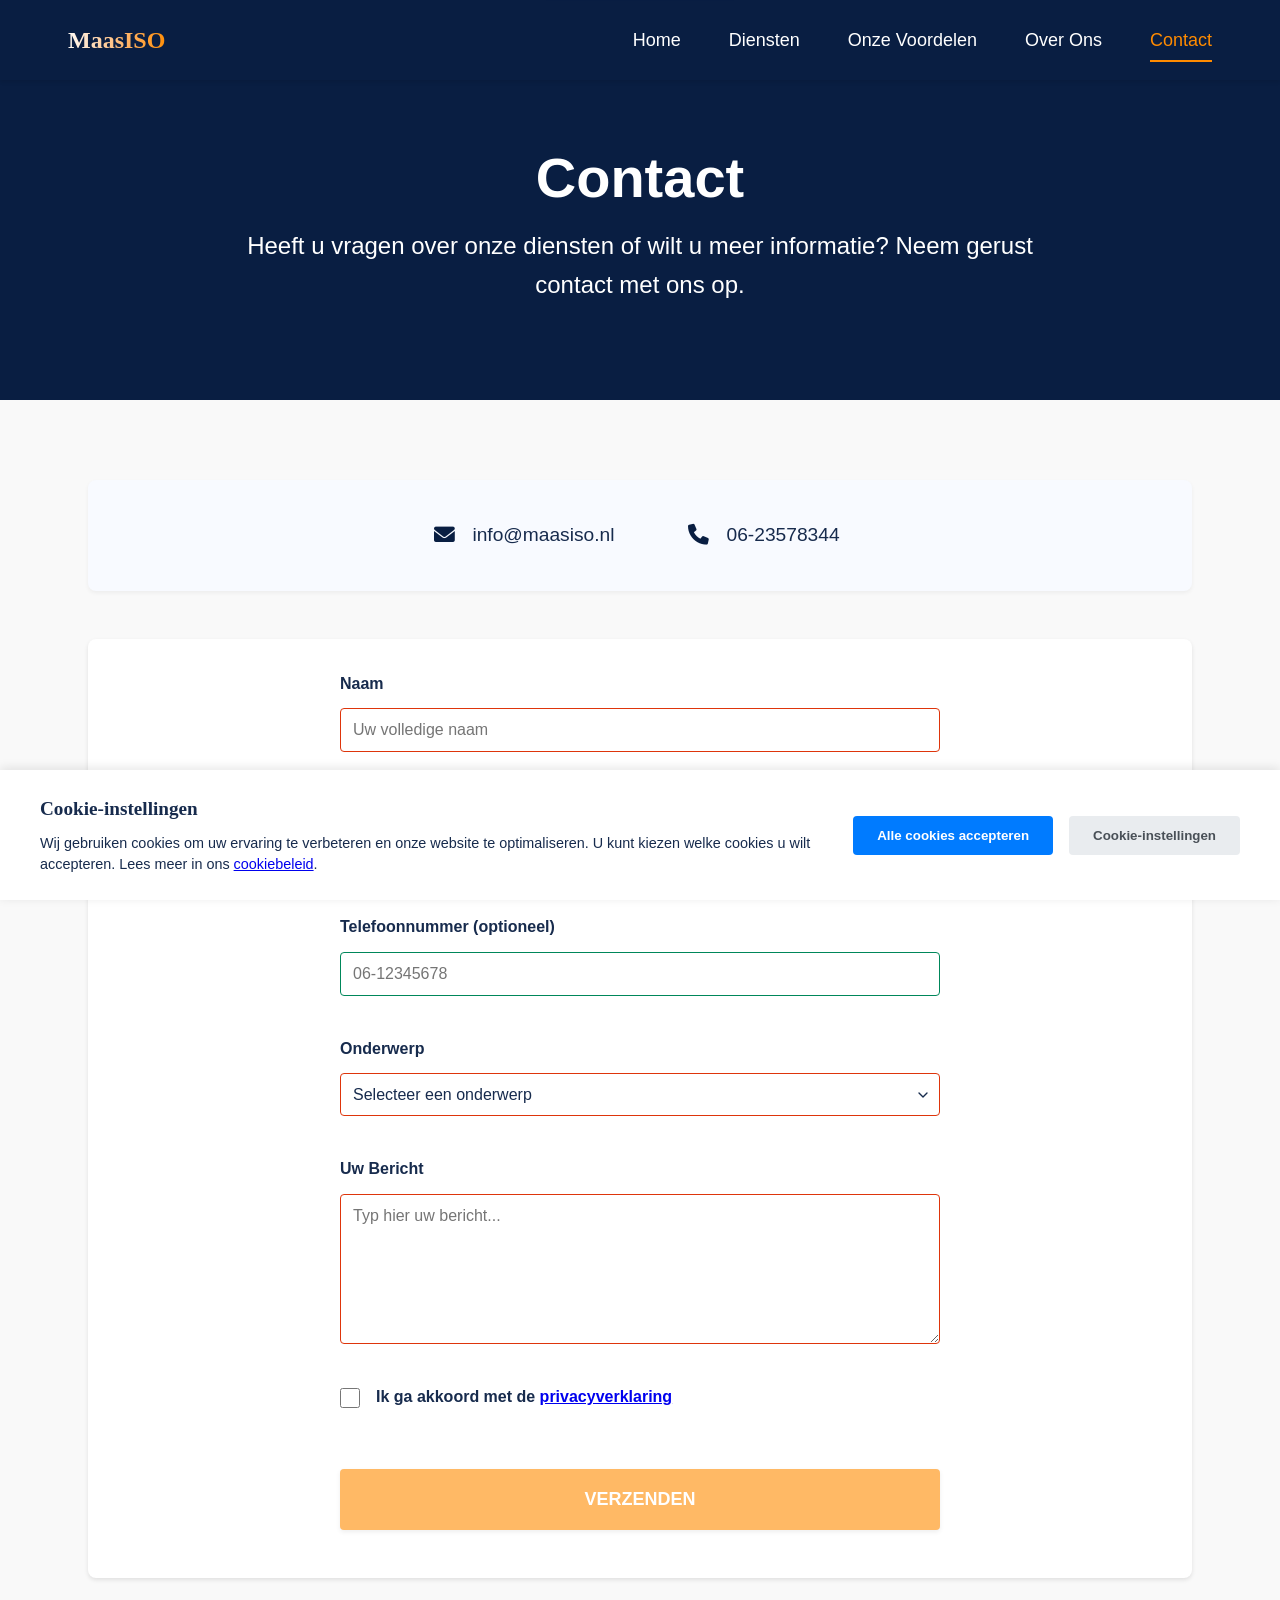
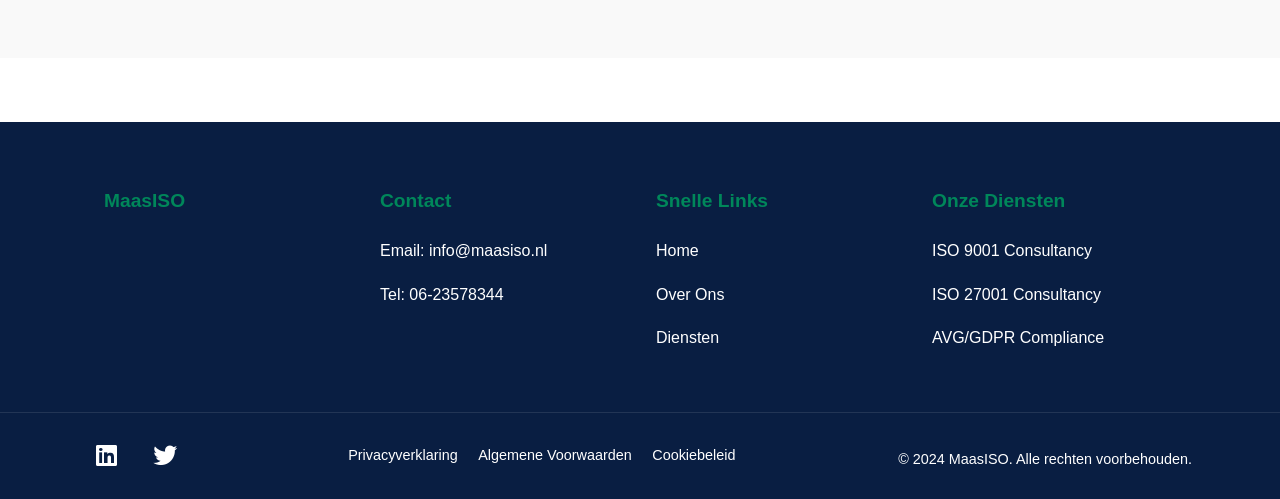
<file: contact.html>
<!DOCTYPE html>
<html lang="nl">
<head>
    <!-- Google tag (gtag.js) -->
<script async src="https://www.googletagmanager.com/gtag/js?id=G-QHY9D9XR7G"></script>
<script>
  window.dataLayer = window.dataLayer || [];
  function gtag(){dataLayer.push(arguments);}
  gtag('js', new Date());

  gtag('config', 'G-QHY9D9XR7G');
</script>
    <meta charset="UTF-8">
    <meta name="viewport" content="width=device-width, initial-scale=1.0">
    <title>Contact - MaasISO ISO Consultancy</title>
    <link rel="canonical" href="https://maasiso.nl/contact.html">
    <!-- Favicon -->
    <link rel="icon" type="image/svg+xml" href="images/icons/favicon.svg">
    
    <!-- Security Headers -->
    <meta http-equiv="Content-Security-Policy" content="default-src 'self'; style-src 'self' https://fonts.googleapis.com https://cdnjs.cloudflare.com 'unsafe-inline'; script-src 'self' 'unsafe-inline' 'unsafe-eval'; font-src 'self' https://fonts.gstatic.com https://cdnjs.cloudflare.com; img-src 'self' data: https:; connect-src 'self';">
    <meta http-equiv="X-Content-Type-Options" content="nosniff">
    
    <!-- Meta tags -->
    <meta name="description" content="Neem contact op met MaasISO voor al uw vragen over ISO-certificering en compliance.">
    <meta name="keywords" content="ISO consultancy, contact MaasISO, ISO certificering contact">
    <meta name="author" content="MaasISO">

    <!-- Open Graph meta tags -->
    <meta property="og:title" content="Contact - MaasISO ISO Consultancy">
    <meta property="og:description" content="Neem contact op met MaasISO voor al uw vragen over ISO-certificering en compliance.">
    <meta property="og:type" content="website">
    <meta property="og:url" content="https://maasiso.nl/contact.html">
    <meta property="og:image" content="https://maasiso.nl/images/contact-og.jpg">
    
    <!-- Twitter Card meta tags -->
    <meta name="twitter:card" content="summary_large_image">
    <meta name="twitter:title" content="Contact - MaasISO ISO Consultancy">
    <meta name="twitter:description" content="Neem contact op met MaasISO voor al uw vragen over ISO-certificering en compliance.">
    <meta name="twitter:image" content="https://maasiso.nl/images/contact-twitter.jpg">
    
    <!-- CSS Files -->
    <link rel="stylesheet" href="css/styles.min.css">
    
    <link href="https://fonts.googleapis.com/css2?family=Open+Sans:wght@400;700&family=Roboto+Slab:wght@400;700&display=swap" rel="stylesheet">
    <link rel="stylesheet" href="https://cdnjs.cloudflare.com/ajax/libs/font-awesome/6.0.0-beta3/css/all.min.css">
</head>
<body>
    <!-- Skip Link for Keyboard Users -->
    <a href="#main-content" class="skip-link">Direct naar hoofdinhoud</a>

    <header>
        <nav class="main-nav" aria-label="Hoofdnavigatie">
            <div class="container">
                <a href="index.html" class="logo" aria-label="MaasISO homepage">MaasISO</a>
                <button class="mobile-menu-toggle" aria-label="Menu openen" aria-expanded="false" aria-controls="nav-links">
                    <span></span>
                    <span></span>
                    <span></span>
                </button>
                <ul class="nav-links" id="nav-links">
                    <li><a href="index.html">Home</a></li>
                    <li><a href="diensten.html">Diensten</a></li>
                    <li><a href="waarom-maasiso.html">Onze Voordelen</a></li>
                    <li><a href="over-ons.html">Over Ons</a></li>
                    <li><a href="contact.html" aria-current="page">Contact</a></li>
                </ul>
            </div>
        </nav>
    </header>

    <main id="main-content">
        <section id="hero" class="hero" aria-label="Introductie">
            <div class="container">
                <h1>Contact</h1>
                <p class="lead">Heeft u vragen over onze diensten of wilt u meer informatie? Neem gerust contact met ons op.</p>
            </div>
        </section>

        <section id="contact-content" class="section-padding" aria-label="Contactformulier">
            <div class="container">
                <div class="contact-info fade-in">
                    <div class="contact-details">
                        <p><i class="fas fa-envelope"></i> <a href="mailto:info@maasiso.nl">info@maasiso.nl</a></p>
                        <p><i class="fas fa-phone"></i> <a href="tel:+31623578344">06-23578344</a></p>
                    </div>
                </div>
                <div class="contact-form-container fade-in">
                    <form id="contact-experiment-form" class="contact-form">
                        <div class="form-group">
                            <label for="name">Naam</label>
                            <input type="text" id="name" name="name" required placeholder="Uw volledige naam">
                        </div>
                        
                        <div class="form-group">
                            <label for="email">E-mail</label>
                            <input type="email" id="email" name="email" required placeholder="uw.email@voorbeeld.com">
                        </div>
                        
                        <div class="form-group">
                            <label for="phone">Telefoonnummer (optioneel)</label>
                            <input type="tel" id="phone" name="phone" placeholder="06-12345678">
                        </div>
                        
                        <div class="form-group">
                            <label for="subject">Onderwerp</label>
                            <select id="subject" name="subject" required>
                                <option value="">Selecteer een onderwerp</option>
                                <option value="iso-9001">ISO 9001 Advies</option>
                                <option value="iso-27001">ISO 27001 Advies</option>
                                <option value="avg-compliance">AVG Compliance</option>
                                <option value="andere">Andere vraag</option>
                            </select>
                        </div>
                        
                        <div class="form-group">
                            <label for="message">Uw Bericht</label>
                            <textarea id="message" name="message" rows="5" required placeholder="Typ hier uw bericht..."></textarea>
                        </div>
                        
                        <div class="form-group checkbox-group">
                            <input type="checkbox" id="privacy-consent" name="privacy-consent" required>
                            <label for="privacy-consent">Ik ga akkoord met de <a href="privacyverklaring.html" target="_blank">privacyverklaring</a></label>
                        </div>
                        
                        <div class="form-group submit-group">
                            <button type="submit" id="submit-button" class="cta-button" disabled>Verzenden</button>
                        </div>
                    </form>
                    <div id="form-feedback" class="form-feedback" aria-live="polite"></div>
                </div>
            </div>
        </section>
    </main>

    <footer>
        <div class="container">
            <div class="footer-section company-info">
                <h4>MaasISO</h4>
            </div>
            <div class="footer-section contact">
                <h4>Contact</h4>
                <p><a href="mailto:info@maasiso.nl">Email: info@maasiso.nl</a></p>
                <p><a href="tel:+31623578344">Tel: 06-23578344</a></p>
            </div>
            <div class="footer-section quick-links">
                <h4>Snelle Links</h4>
                <nav aria-label="Snelle navigatie">
                    <a href="index.html">Home</a>
                    <a href="over-ons.html">Over Ons</a>
                    <a href="diensten.html">Diensten</a>
                </nav>
            </div>
            <div class="footer-section services">
                <h4>Onze Diensten</h4>
                <nav aria-label="Diensten navigatie">
                    <a href="iso-9001.html">ISO 9001 Consultancy</a>
                    <a href="iso-27001.html">ISO 27001 Consultancy</a>
                    <a href="avg-compliance.html">AVG/GDPR Compliance</a>
                </nav>
            </div>
        </div>
        <div class="sub-footer">
            <div class="container">
                <div class="social-media">
                    <a href="https://www.linkedin.com/company/maasiso" target="_blank" rel="noopener noreferrer" aria-label="MaasISO LinkedIn">
                        <i class="fab fa-linkedin" aria-hidden="true"></i>
                    </a>
                    <a href="https://twitter.com/maasiso" target="_blank" rel="noopener noreferrer" aria-label="MaasISO Twitter">
                        <i class="fab fa-twitter" aria-hidden="true"></i>
                    </a>
                </div>
                <div class="legal-links">
                    <a href="privacyverklaring.html">Privacyverklaring</a>
                    <a href="algemene-voorwaarden.html">Algemene Voorwaarden</a>
                    <a href="cookiebeleid.html">Cookiebeleid</a>
                </div>
                <p>&copy; 2024 MaasISO. Alle rechten voorbehouden.</p>
            </div>
        </div>
    </footer>

    <!-- KRITIEKE CONTACT FORMULIER DOCUMENTATIE -->
    <script type="text/plain" id="contact-form-documentation">
    🚨 KRITIEKE DOCUMENTATIE - CONTACT FORMULIER IMPLEMENTATIE 🚨

    WAARSCHUWING: DIT DOCUMENT BEVAT ESSENTIËLE TECHNISCHE RICHTLIJNEN

    1. TECHNISCHE INTEGRITEIT
    -------------------------
    - JavaScript MOET inline in contact.html blijven
    - NOOIT externe JavaScript bestanden gebruiken voor form handling
    - Alle console.log statements zijn CRUCIAAL voor debugging
    - Oorspronkelijke form ID 'contact-experiment-form' MOET behouden blijven
    - Feedback div ID MOET 'form-feedback' blijven

    2. VALIDATIE PRINCIPES
    ----------------------
    - ALLE verplichte velden (naam, email, onderwerp, bericht) MOETEN gecontroleerd worden
    - Submit button start ALTIJD uitgeschakeld
    - Privacy consent checkbox is ABSOLUUT verplicht
    - Telefoonnummer blijft OPTIONEEL
    - GEEN email domein restricties toepassen

    3. FAALSCENARIO'S & OPLOSSINGEN
    -------------------------------
    A. Form Werkt Niet:
       - Controleer console logs
       - Verifieer JavaScript inline locatie
       - Controleer alle element ID's
       - Valideer 'required' attributen
       - Controleer submit button uitschakeling

    B. Geen Form Submission:
       - ALTIJD button click handler gebruiken
       - Standaard form submit voorkomen
       - Alle form data loggen
       - Fetch naar contact-handler.php controleren
       - FormData object verifiëren

    C. Validatie Problemen:
       - validateForm() MOET alle verplichte velden controleren
       - Privacy checkbox MOET gecontroleerd worden
       - Geen enkele email domein restrictie toepassen

    4. KRITIEKE REFERENTIE
    ----------------------
    BIJ TWIJFEL OF PROBLEMEN:
    Raadpleeg DIRECT: 
    D:\Programmeren\maasiso - Copy - Copy - Copy (2)\cline_docs\CRITICAL_ContactForm_Documentation.md

    5. ONDERHOUDS PROTOCOL
    ----------------------
    - Maandelijks volledige functionaliteitstest
    - Logging mechanisme controleren
    - Backup maken voor wijzigingen
    - ALLE console.log statements behouden
    - GEEN externe JavaScript gebruiken

    6. DEBUGGING STAPPEN
    --------------------
    - Browser console controleren voor gedetailleerde logs
    - Verifieer dat ALLE events correct worden getriggerd
    - Test form submission met verschillende scenario's
    - Server response in console controleren

    ⚠️ WAARSCHUWING: 
    Negeren van deze richtlijnen kan leiden tot 
    VOLLEDIGE VERSTORING VAN HET CONTACTFORMULIER!

    LAATSTE UPDATE: Februari 2024
    </script>

    <script>
        console.log('Initial script test - Before loading contact-form.js');
    </script>
    <script src="js/main.min.js"></script>
    <script src="js/cookie-banner.min.js"></script>
    <script src="js/scroll-to-top.min.js"></script>
    <script>
        console.log('After loading contact-form.js - Testing if script is loaded');
        
        // Wrap everything in an IIFE to avoid global scope pollution
        (function() {
            console.log('Contact form script loaded and executing');
            console.log('Contact form script IIFE started');

            document.addEventListener('DOMContentLoaded', function() {
                console.log('DOM Content Loaded - Initializing form handling');

                // Get form elements
                const contactForm = document.getElementById('contact-experiment-form');
                const formFeedback = document.getElementById('form-feedback');
                const submitButton = document.getElementById('submit-button');
                const privacyCheckbox = document.getElementById('privacy-consent');
                const requiredFields = contactForm.querySelectorAll('input[required], select[required], textarea[required]');

                // Log if form is found
                if (!contactForm) {
                    console.error('Contact form not found! Check form ID');
                    return;
                }
                console.log('Contact form found:', contactForm);

                // Add input event listeners to required fields
                requiredFields.forEach(input => {
                    input.addEventListener('input', function(e) {
                        console.log(`Input changed - ${e.target.name}:`, e.target.value);
                        validateForm();
                    });
                });

                // Add change event listener to privacy checkbox
                privacyCheckbox.addEventListener('change', function(e) {
                    console.log('Privacy consent changed:', e.target.checked);
                    validateForm();
                });

                function validateForm() {
                    let allFieldsFilled = true;
                    requiredFields.forEach(field => {
                        if (!field.value.trim()) {
                            allFieldsFilled = false;
                        }
                    });

                    submitButton.disabled = !(allFieldsFilled && privacyCheckbox.checked);
                }

                // Initial validation
                validateForm();

                // Add submit button click handler
                submitButton.addEventListener('click', function(e) {
                    console.log('Submit button clicked - Manually handling submission');
                    e.preventDefault();
                    handleSubmit(e);
                });

                function handleSubmit(e) {
                    console.log('Starting form submission handling');
                    if (e) e.preventDefault();
                    console.log('Default form submission prevented');

                    // Get form data
                    const name = document.getElementById('name').value.trim();
                    const email = document.getElementById('email').value.trim();
                    const subject = document.getElementById('subject').value;
                    const message = document.getElementById('message').value.trim();
                    const privacyConsent = document.getElementById('privacy-consent').checked;

                    // Log collected form data
                    console.log('Form data collected:', {
                        name,
                        email,
                        subject,
                        message,
                        privacyConsent
                    });

                    // Validate form
                    if (!name || !email || !subject || !message) {
                        console.log('Validation failed: Missing required fields');
                        formFeedback.textContent = 'Vul alle verplichte velden in.';
                        return;
                    }

                    if (!privacyConsent) {
                        console.log('Validation failed: Privacy consent not checked');
                        formFeedback.textContent = 'Accepteer de privacyverklaring om door te gaan.';
                        return;
                    }

                    console.log('Form validation passed, preparing to send');

                    // Prepare form data
                    const formData = new FormData(contactForm);
                    formData.append('recipient', 'info@maasiso.nl');

                    // Log FormData contents
                    for (let pair of formData.entries()) {
                        console.log('FormData field:', pair[0], pair[1]);
                    }

                    console.log('Sending form data to server...');

                    // Send form data
                    fetch('contact-handler.php', {
                        method: 'POST',
                        body: formData
                    })
                    .then(response => {
                        console.log('Raw server response:', response);
                        if (!response.ok) {
                            throw new Error(`HTTP error! status: ${response.status}`);
                        }
                        return response.json();
                    })
                    .then(data => {
                        console.log('Parsed response data:', data);
                        if (data.status === 'success') {
                            console.log('Form submitted successfully, redirecting to success page');
                            window.location.href = 'contact-success.html';
                        } else {
                            console.log('Form submission failed:', data.message);
                            formFeedback.textContent = data.message || 'Er is een fout opgetreden bij het verzenden van het formulier.';
                        }
                    })
                    .catch(error => {
                        console.error('Fetch error:', error);
                        console.error('Error details:', {
                            message: error.message,
                            stack: error.stack
                        });
                        formFeedback.textContent = 'Er is een fout opgetreden bij het verzenden van het formulier.';
                    });
                }

                console.log('Form handler initialization complete');
            });

            console.log('Contact form script IIFE completed');
        })();

        console.log('Contact form script execution completed');
    </script>
</body>
</html>
</file>
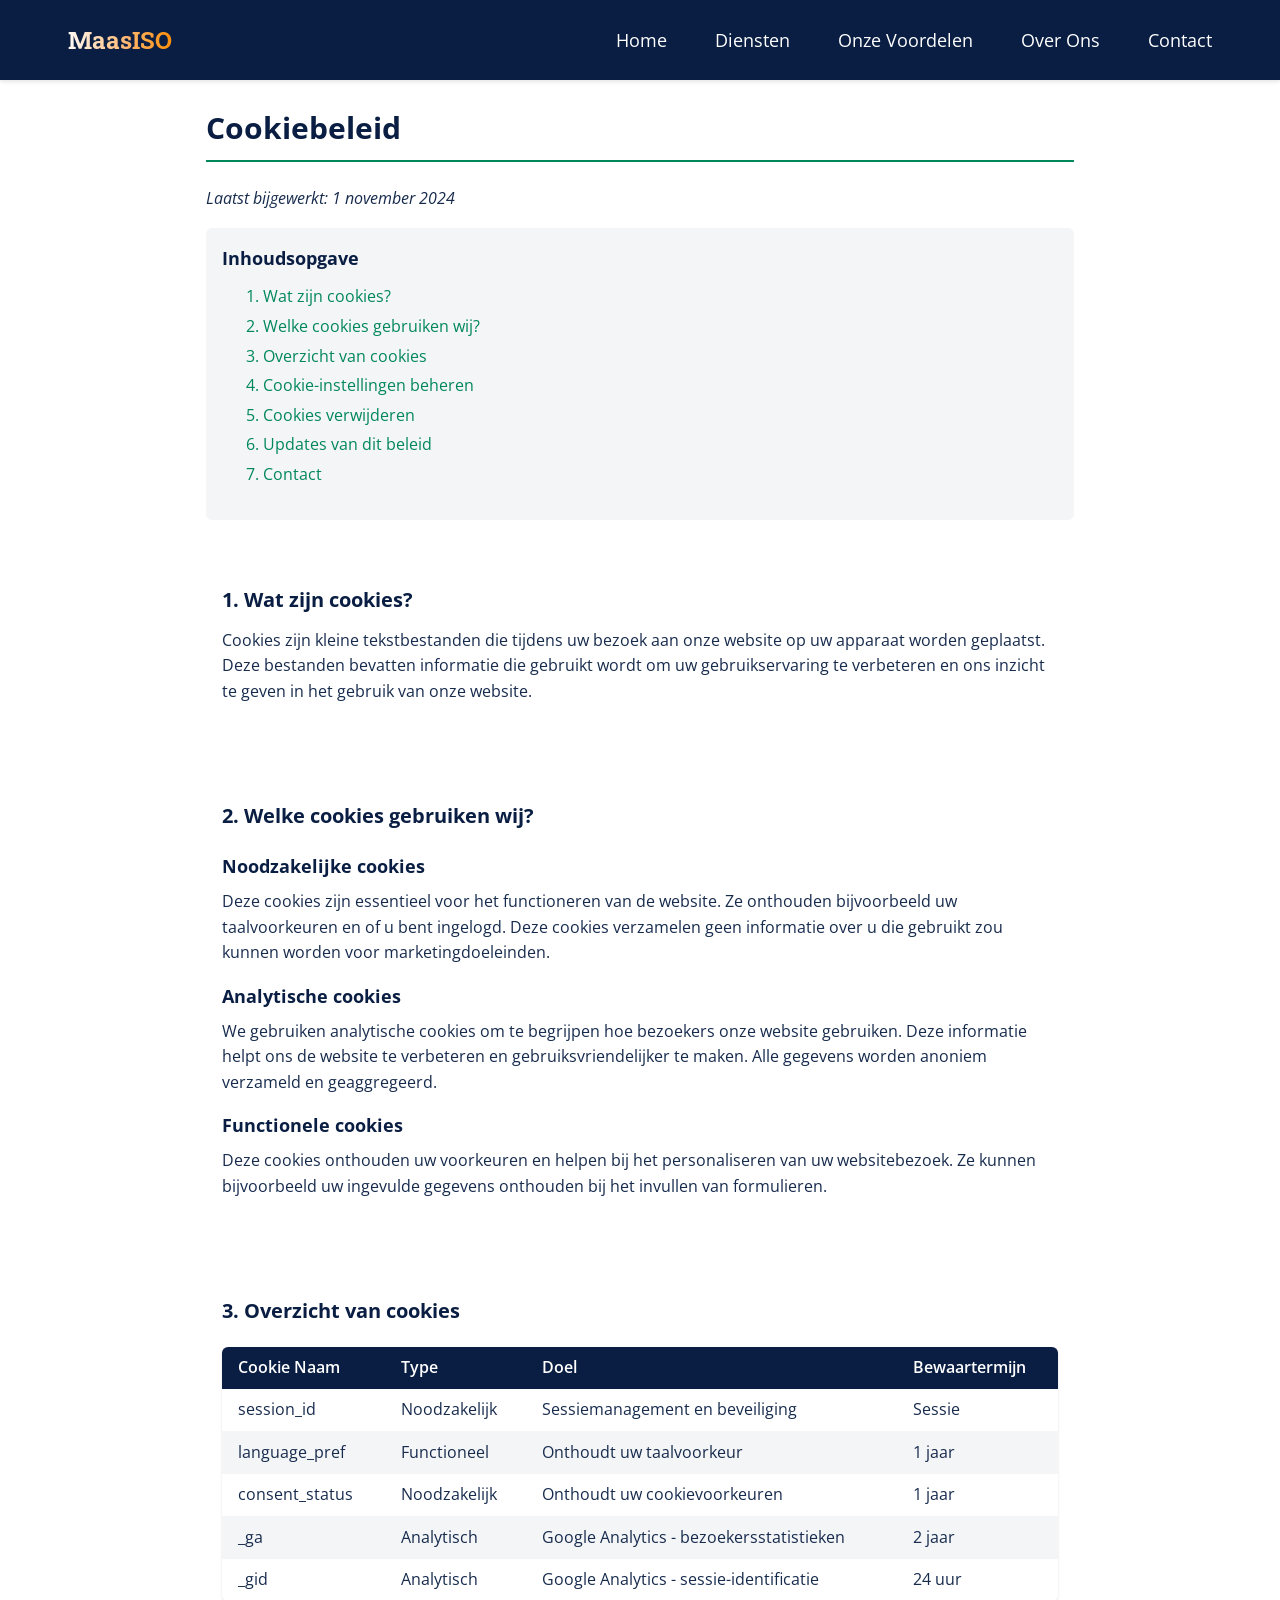
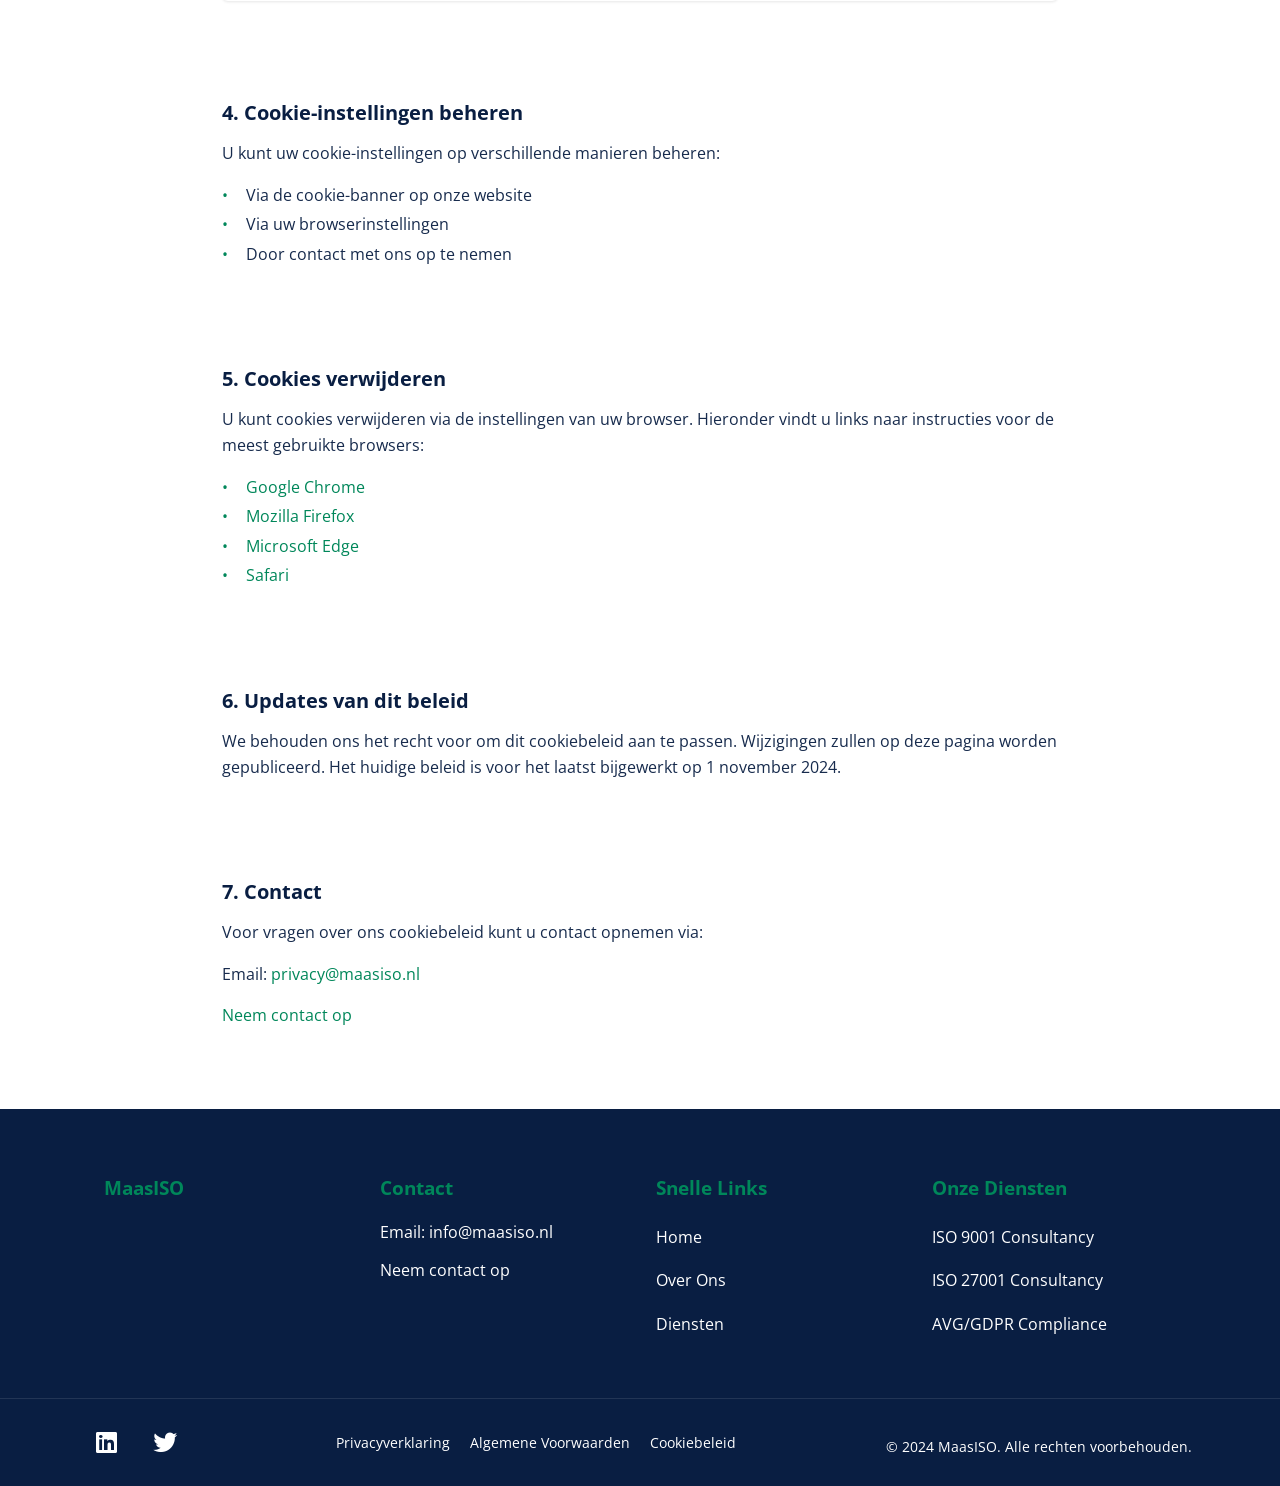
<file: cookiebeleid.html>
<!DOCTYPE html>
<html lang="nl">
<head>
    <!-- Google tag (gtag.js) -->
<script async src="https://www.googletagmanager.com/gtag/js?id=G-QHY9D9XR7G"></script>
<script>
  window.dataLayer = window.dataLayer || [];
  function gtag(){dataLayer.push(arguments);}
  gtag('js', new Date());

  gtag('config', 'G-QHY9D9XR7G');
</script>
    <meta charset="UTF-8">
    <meta name="viewport" content="width=device-width, initial-scale=1.0">
    <meta name="description" content="Bekijk ons cookiebeleid voor informatie over hoe MaasISO cookies gebruikt, welke soorten cookies we plaatsen en hoe u uw cookie-instellingen kunt beheren of aanpassen.">
    <title>Cookiebeleid - MaasISO</title>
    
    <!-- Open Graph / Facebook -->
    <meta property="og:type" content="website">
    <meta property="og:url" content="https://maasiso.nl/cookiebeleid.html">
    <meta property="og:title" content="Cookiebeleid - MaasISO">
    <meta property="og:description" content="Bekijk ons cookiebeleid voor informatie over hoe MaasISO cookies gebruikt, welke soorten cookies we plaatsen en hoe u uw cookie-instellingen kunt beheren of aanpassen.">
    <meta property="og:image" content="https://maasiso.nl/images/og-image.jpg">

    <!-- Twitter -->
    <meta name="twitter:card" content="summary_large_image">
    <meta name="twitter:url" content="https://maasiso.nl/cookiebeleid.html">
    <meta name="twitter:title" content="Cookiebeleid - MaasISO">
    <meta name="twitter:description" content="Bekijk ons cookiebeleid voor informatie over hoe MaasISO cookies gebruikt, welke soorten cookies we plaatsen en hoe u uw cookie-instellingen kunt beheren of aanpassen.">
    <meta name="twitter:image" content="https://maasiso.nl/images/og-image.jpg">

    <link rel="canonical" href="https://maasiso.nl/cookiebeleid.html">
    <link rel="icon" type="image/svg+xml" href="images/icons/favicon.svg">
    <link rel="stylesheet" href="css/styles.min.css">
    <link href="https://fonts.googleapis.com/css2?family=Open+Sans:wght@400;700&family=Roboto+Slab:wght@400;700&display=swap" rel="stylesheet">
    <link rel="stylesheet" href="https://cdnjs.cloudflare.com/ajax/libs/font-awesome/6.0.0-beta3/css/all.min.css">
</head>
<body>
    <header>
        <nav class="main-nav" aria-label="Hoofdnavigatie">
            <div class="container">
                <a href="index.html" class="logo" aria-label="MaasISO homepage">MaasISO</a>
                <button class="mobile-menu-toggle" aria-label="Menu openen" aria-expanded="false" aria-controls="nav-links">
                    <span></span>
                    <span></span>
                    <span></span>
                </button>
                <ul class="nav-links" id="nav-links">
                    <li><a href="index.html">Home</a></li>
                    <li><a href="diensten.html">Diensten</a></li>
                    <li><a href="waarom-maasiso.html">Onze Voordelen</a></li>
                    <li><a href="over-ons.html">Over Ons</a></li>
                    <li><a href="contact.html">Contact</a></li>
                </ul>
            </div>
        </nav>
    </header>

    <main id="main-content">
        <div class="container">
            <div class="legal-content">
                <h1>Cookiebeleid</h1>
                <p class="last-updated">Laatst bijgewerkt: 1 november 2024</p>

                <div class="table-of-contents">
                    <h2>Inhoudsopgave</h2>
                    <ul>
                        <li><a href="#wat-zijn-cookies">1. Wat zijn cookies?</a></li>
                        <li><a href="#welke-cookies">2. Welke cookies gebruiken wij?</a></li>
                        <li><a href="#cookie-overzicht">3. Overzicht van cookies</a></li>
                        <li><a href="#cookie-instellingen">4. Cookie-instellingen beheren</a></li>
                        <li><a href="#cookies-verwijderen">5. Cookies verwijderen</a></li>
                        <li><a href="#updates">6. Updates van dit beleid</a></li>
                        <li><a href="#contact">7. Contact</a></li>
                    </ul>
                </div>

                <section id="wat-zijn-cookies">
                    <h2>1. Wat zijn cookies?</h2>
                    <p>Cookies zijn kleine tekstbestanden die tijdens uw bezoek aan onze website op uw apparaat worden geplaatst. Deze bestanden bevatten informatie die gebruikt wordt om uw gebruikservaring te verbeteren en ons inzicht te geven in het gebruik van onze website.</p>
                </section>

                <section id="welke-cookies">
                    <h2>2. Welke cookies gebruiken wij?</h2>
                    
                    <h3>Noodzakelijke cookies</h3>
                    <p>Deze cookies zijn essentieel voor het functioneren van de website. Ze onthouden bijvoorbeeld uw taalvoorkeuren en of u bent ingelogd. Deze cookies verzamelen geen informatie over u die gebruikt zou kunnen worden voor marketingdoeleinden.</p>

                    <h3>Analytische cookies</h3>
                    <p>We gebruiken analytische cookies om te begrijpen hoe bezoekers onze website gebruiken. Deze informatie helpt ons de website te verbeteren en gebruiksvriendelijker te maken. Alle gegevens worden anoniem verzameld en geaggregeerd.</p>

                    <h3>Functionele cookies</h3>
                    <p>Deze cookies onthouden uw voorkeuren en helpen bij het personaliseren van uw websitebezoek. Ze kunnen bijvoorbeeld uw ingevulde gegevens onthouden bij het invullen van formulieren.</p>
                </section>

                <section id="cookie-overzicht">
                    <h2>3. Overzicht van cookies</h2>
                    <table>
                        <thead>
                            <tr>
                                <th>Cookie Naam</th>
                                <th>Type</th>
                                <th>Doel</th>
                                <th>Bewaartermijn</th>
                            </tr>
                        </thead>
                        <tbody>
                            <tr>
                                <td>session_id</td>
                                <td>Noodzakelijk</td>
                                <td>Sessiemanagement en beveiliging</td>
                                <td>Sessie</td>
                            </tr>
                            <tr>
                                <td>language_pref</td>
                                <td>Functioneel</td>
                                <td>Onthoudt uw taalvoorkeur</td>
                                <td>1 jaar</td>
                            </tr>
                            <tr>
                                <td>consent_status</td>
                                <td>Noodzakelijk</td>
                                <td>Onthoudt uw cookievoorkeuren</td>
                                <td>1 jaar</td>
                            </tr>
                            <tr>
                                <td>_ga</td>
                                <td>Analytisch</td>
                                <td>Google Analytics - bezoekersstatistieken</td>
                                <td>2 jaar</td>
                            </tr>
                            <tr>
                                <td>_gid</td>
                                <td>Analytisch</td>
                                <td>Google Analytics - sessie-identificatie</td>
                                <td>24 uur</td>
                            </tr>
                        </tbody>
                    </table>
                </section>

                <section id="cookie-instellingen">
                    <h2>4. Cookie-instellingen beheren</h2>
                    <p>U kunt uw cookie-instellingen op verschillende manieren beheren:</p>
                    <ul>
                        <li>Via de cookie-banner op onze website</li>
                        <li>Via uw browserinstellingen</li>
                        <li>Door contact met ons op te nemen</li>
                    </ul>
                </section>

                <section id="cookies-verwijderen">
                    <h2>5. Cookies verwijderen</h2>
                    <p>U kunt cookies verwijderen via de instellingen van uw browser. Hieronder vindt u links naar instructies voor de meest gebruikte browsers:</p>
                    <ul>
                        <li><a href="https://support.google.com/chrome/answer/95647" target="_blank" rel="noopener noreferrer">Google Chrome</a></li>
                        <li><a href="https://support.mozilla.org/kb/clear-cookies-and-site-data-firefox" target="_blank" rel="noopener noreferrer">Mozilla Firefox</a></li>
                        <li><a href="https://support.microsoft.com/help/17442/" target="_blank" rel="noopener noreferrer">Microsoft Edge</a></li>
                        <li><a href="https://support.apple.com/guide/safari/manage-cookies-sfri11471/" target="_blank" rel="noopener noreferrer">Safari</a></li>
                    </ul>
                </section>

                <section id="updates">
                    <h2>6. Updates van dit beleid</h2>
                    <p>We behouden ons het recht voor om dit cookiebeleid aan te passen. Wijzigingen zullen op deze pagina worden gepubliceerd. Het huidige beleid is voor het laatst bijgewerkt op 1 november 2024.</p>
                </section>

                <section id="contact">
                    <h2>7. Contact</h2>
                    <p>Voor vragen over ons cookiebeleid kunt u contact opnemen via:</p>
                    <p>Email: <a href="mailto:privacy@maasiso.nl">privacy@maasiso.nl</a></p>
                    <p><a href="contact.html">Neem contact op</a></p>
                </section>
            </div>
        </div>
    </main>

    <footer>
        <div class="container">
            <div class="footer-section company-info">
                <h4>MaasISO</h4>
            </div>
            <div class="footer-section contact">
                <h4>Contact</h4>
                <p>Email: info@maasiso.nl</p>
                <p><a href="contact.html">Neem contact op</a></p>
            </div>
            <div class="footer-section quick-links">
                <h4>Snelle Links</h4>
                <nav aria-label="Snelle navigatie">
                    <a href="index.html">Home</a>
                    <a href="over-ons.html">Over Ons</a>
                    <a href="diensten.html">Diensten</a>
                </nav>
            </div>
            <div class="footer-section services">
                <h4>Onze Diensten</h4>
                <nav aria-label="Diensten navigatie">
                    <a href="iso-9001.html">ISO 9001 Consultancy</a>
                    <a href="iso-27001.html">ISO 27001 Consultancy</a>
                    <a href="avg-compliance.html">AVG/GDPR Compliance</a>
                </nav>
            </div>
        </div>
        <div class="sub-footer">
            <div class="container">
                <div class="social-media">
                    <a href="https://www.linkedin.com/company/maasiso" target="_blank" rel="noopener noreferrer" aria-label="MaasISO LinkedIn">
                        <i class="fab fa-linkedin" aria-hidden="true"></i>
                    </a>
                    <a href="https://twitter.com/maasiso" target="_blank" rel="noopener noreferrer" aria-label="MaasISO Twitter">
                        <i class="fab fa-twitter" aria-hidden="true"></i>
                    </a>
                </div>
                <div class="legal-links">
                    <a href="privacyverklaring.html">Privacyverklaring</a>
                    <a href="algemene-voorwaarden.html">Algemene Voorwaarden</a>
                    <a href="cookiebeleid.html">Cookiebeleid</a>
                </div>
                <p>&copy; 2024 MaasISO. Alle rechten voorbehouden.</p>
            </div>
        </div>
    </footer>

    <script src="js/main.min.js"></script>
</body>
</html>
</file>
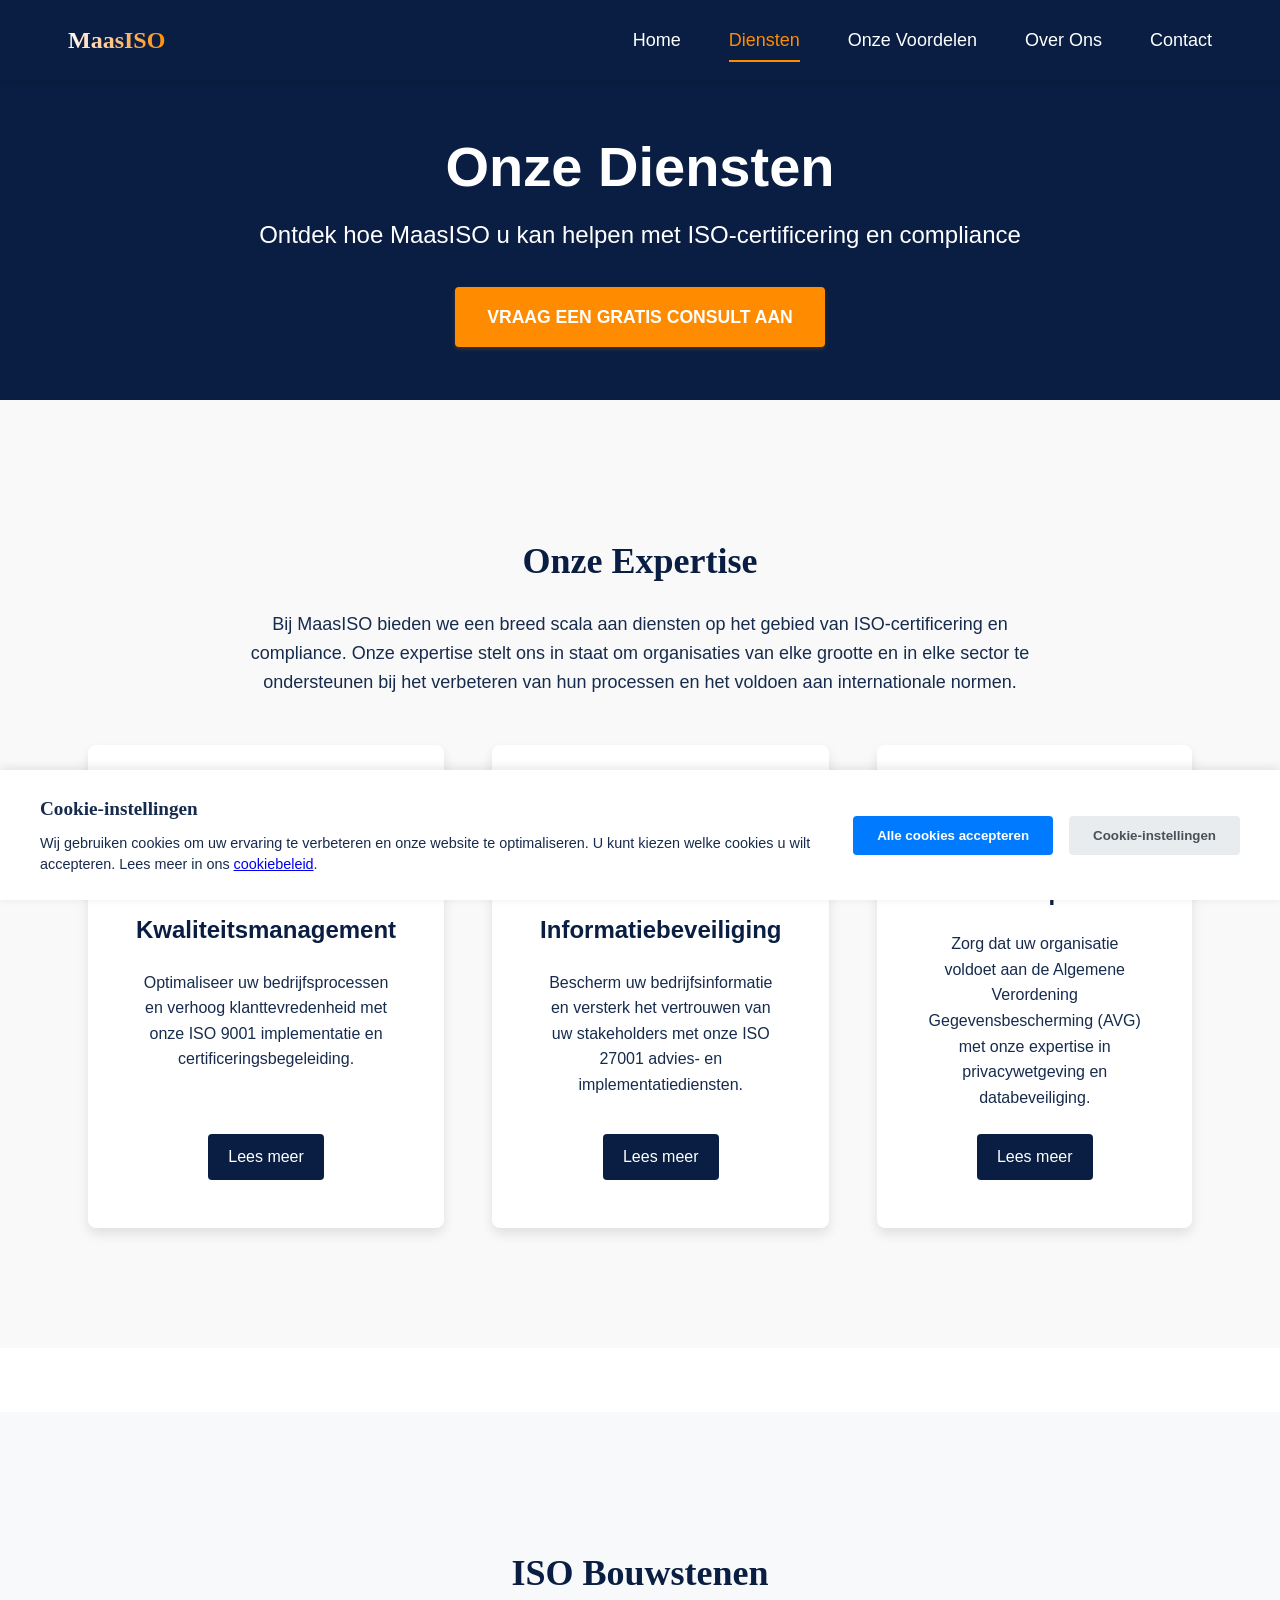
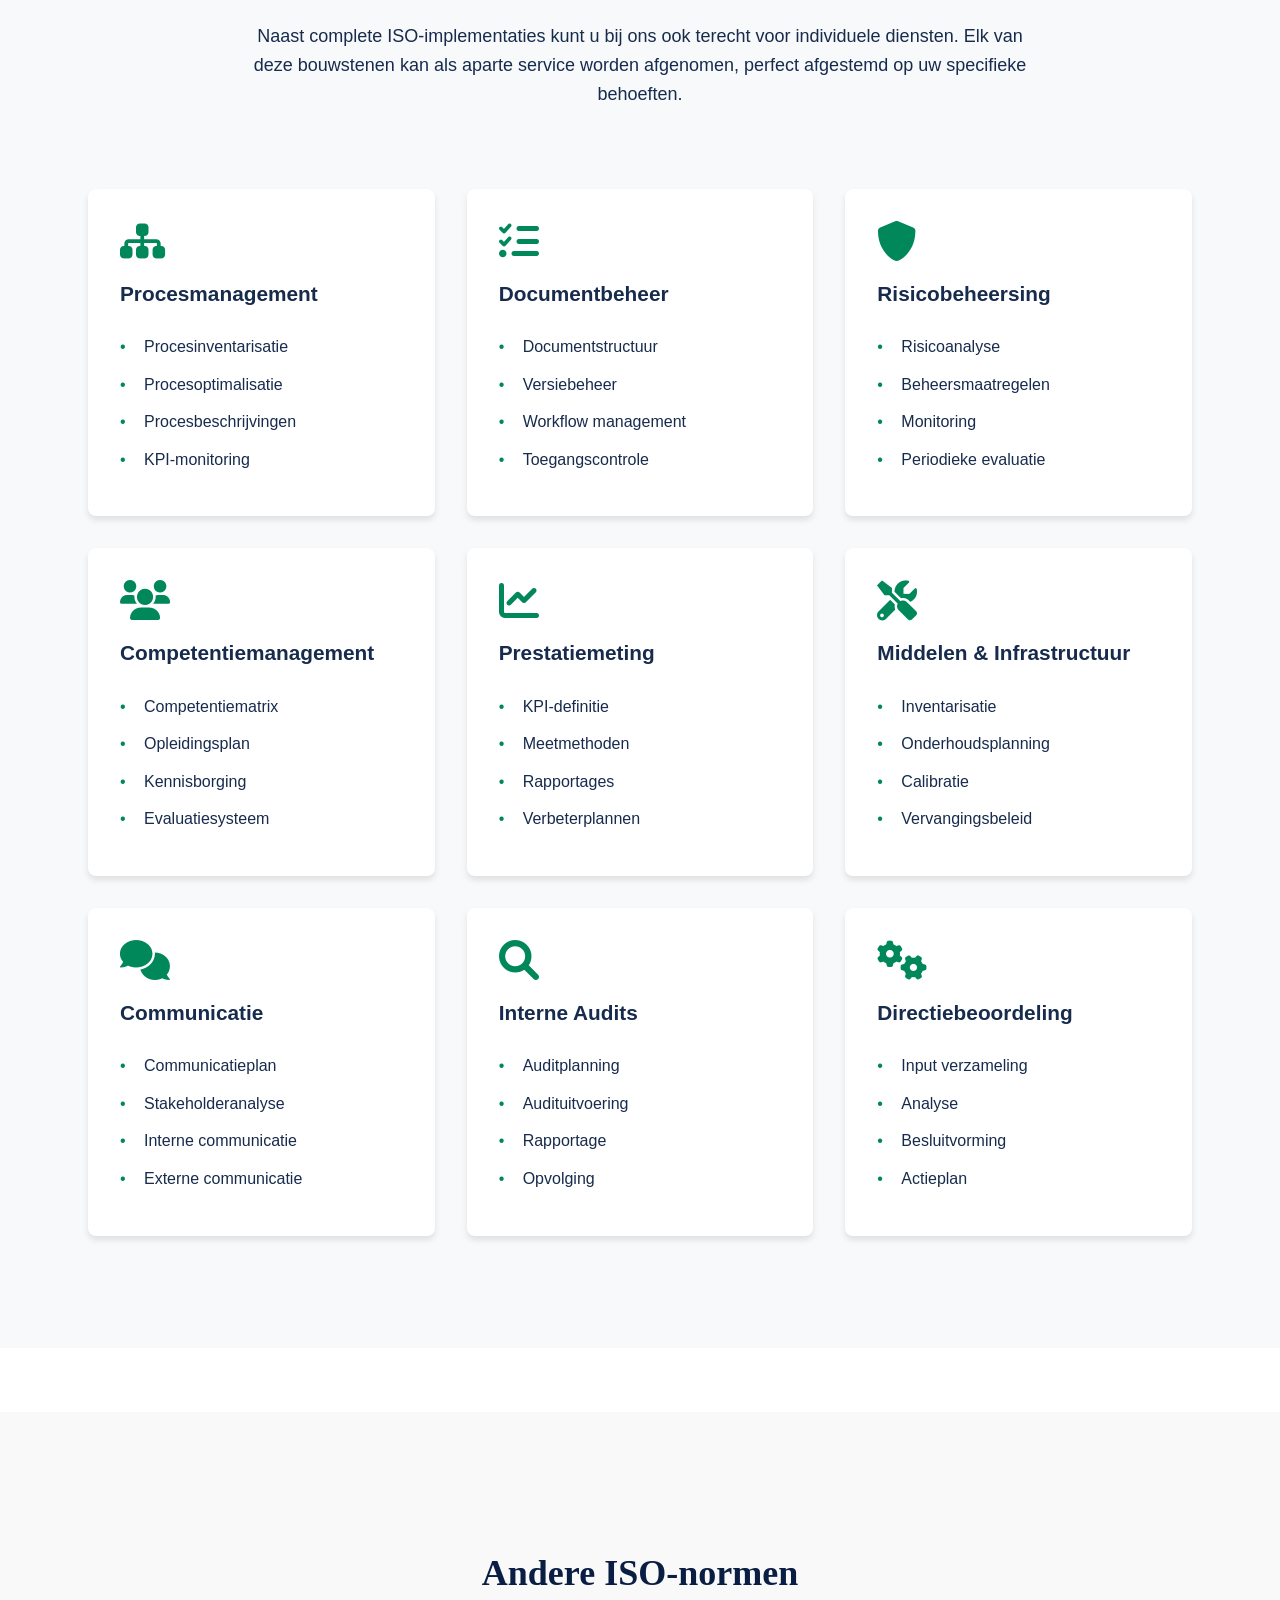
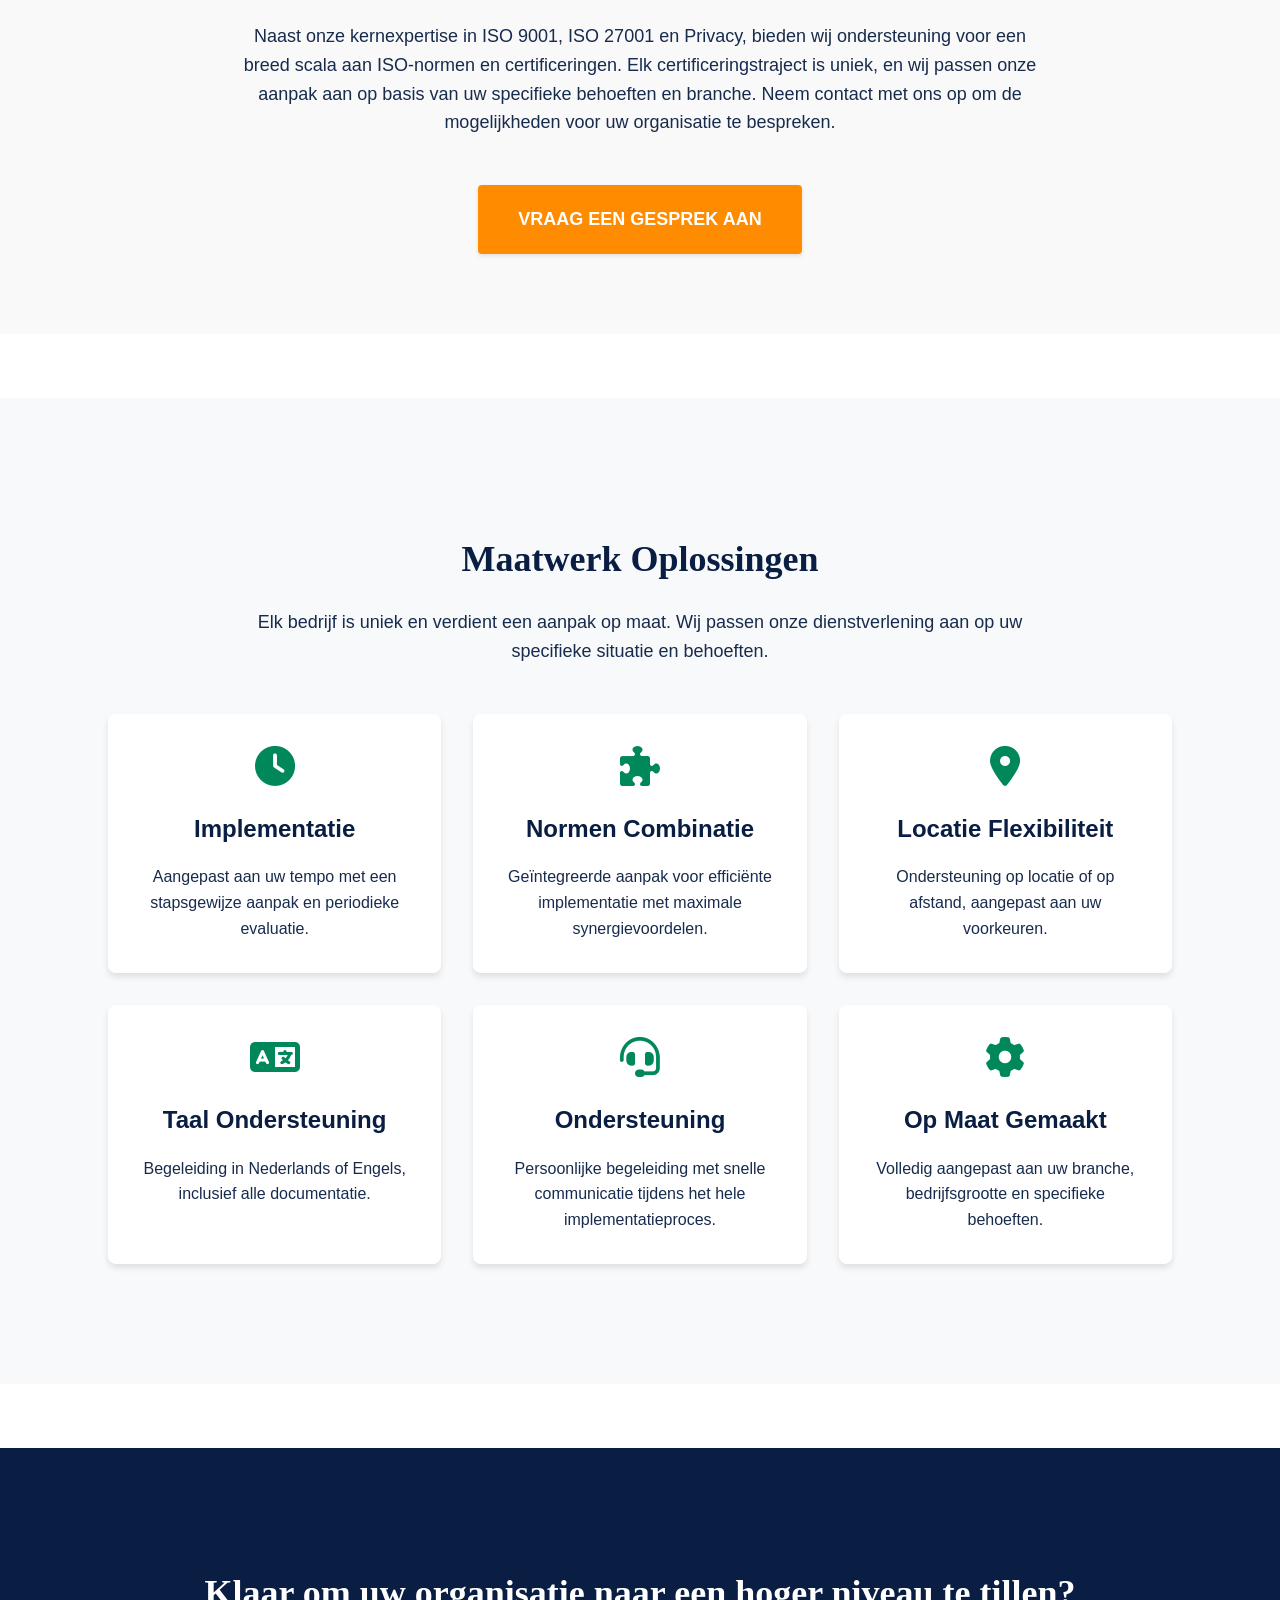
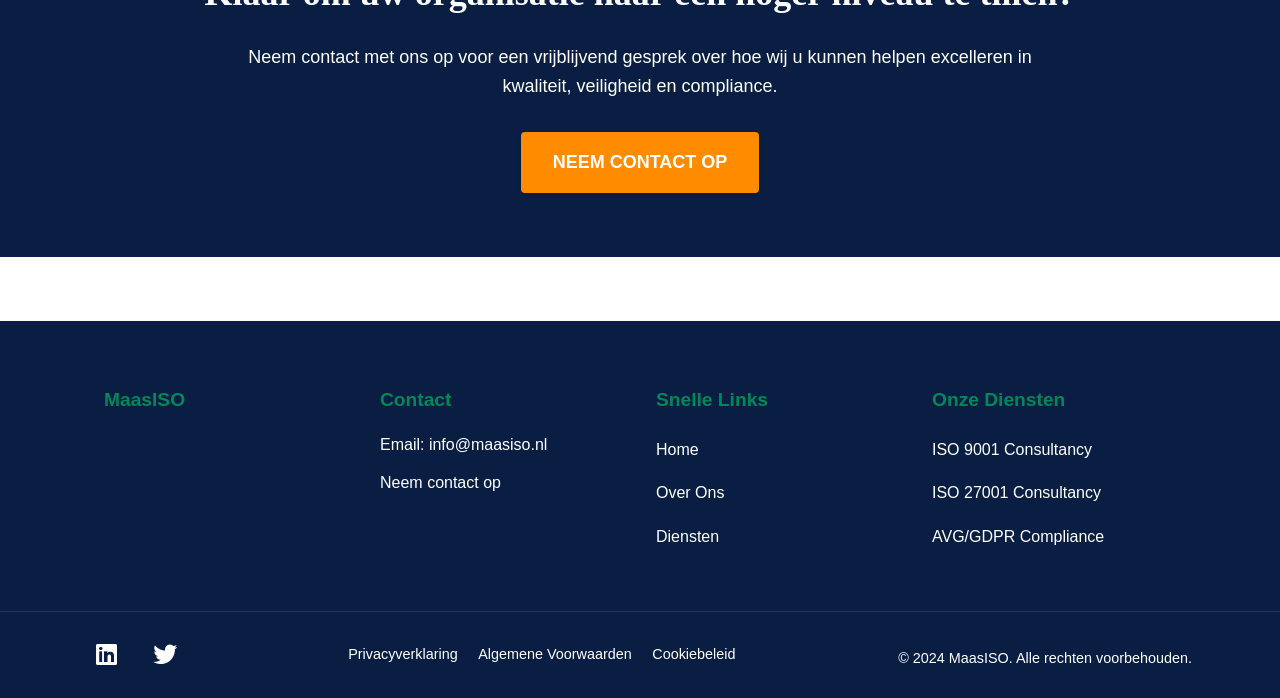
<file: diensten.html>
<!DOCTYPE html>
<html lang="nl">
<head>
    <!-- Google tag (gtag.js) -->
<script async src="https://www.googletagmanager.com/gtag/js?id=G-QHY9D9XR7G"></script>
<script>
  window.dataLayer = window.dataLayer || [];
  function gtag(){dataLayer.push(arguments);}
  gtag('js', new Date());

  gtag('config', 'G-QHY9D9XR7G');
</script>
    <meta charset="UTF-8">
    <meta name="viewport" content="width=device-width, initial-scale=1.0">
    <title>ISO Diensten - MaasISO</title>
    
    <!-- Security Headers -->
    <meta http-equiv="Content-Security-Policy" content="default-src 'self'; style-src 'self' https://fonts.googleapis.com https://cdnjs.cloudflare.com 'unsafe-inline'; script-src 'self' 'unsafe-inline'; font-src 'self' https://fonts.gstatic.com https://cdnjs.cloudflare.com; img-src 'self' data: https:; connect-src 'self';">
    <meta http-equiv="X-Content-Type-Options" content="nosniff">
    <meta http-equiv="X-Frame-Options" content="DENY">
    <meta http-equiv="Permissions-Policy" content="geolocation=(), microphone=(), camera=()">
    
    <!-- SEO Meta Tags -->
    <meta name="description" content="Ontdek de ISO-certificering en compliance diensten van MaasISO. Wij bieden expertise in ISO 9001, ISO 27001 en AVG-naleving.">
    <meta name="keywords" content="ISO certificering, ISO consultancy, ISO 9001, ISO 27001, AVG compliance, kwaliteitsmanagement, informatiebeveiliging">
    <meta name="author" content="MaasISO">
    <meta name="robots" content="index, follow">
    
    <!-- Open Graph meta tags -->
    <meta property="og:title" content="ISO Diensten - MaasISO">
    <meta property="og:description" content="Ontdek de ISO-certificering en compliance diensten van MaasISO. Wij bieden expertise in ISO 9001, ISO 27001 en AVG-naleving.">
    <meta property="og:type" content="website">
    <meta property="og:url" content="https://maasiso.nl/diensten.html">
    <meta property="og:image" content="https://maasiso.nl/images/diensten-og.jpg">
    
    <!-- Twitter Card meta tags -->
    <meta name="twitter:card" content="summary_large_image">
    <meta name="twitter:title" content="ISO Diensten - MaasISO">
    <meta name="twitter:description" content="Ontdek de ISO-certificering en compliance diensten van MaasISO. Wij bieden expertise in ISO 9001, ISO 27001 en AVG-naleving.">
    <meta name="twitter:image" content="https://maasiso.nl/images/diensten-twitter.jpg">
    
    <link rel="canonical" href="https://maasiso.nl/diensten.html">
    
    <!-- Schema.org markup -->
    <script type="application/ld+json">
    {
      "@context": "https://schema.org",
      "@graph": [
        {
          "@type": "WebPage",
          "@id": "https://maasiso.nl/diensten.html#webpage",
          "url": "https://maasiso.nl/diensten.html",
          "name": "ISO Diensten - MaasISO",
          "description": "Ontdek de ISO-certificering en compliance diensten van MaasISO. Wij bieden expertise in ISO 9001, ISO 27001 en AVG-naleving.",
          "isPartOf": {"@id": "https://maasiso.nl/#website"},
          "breadcrumb": {"@id": "https://maasiso.nl/diensten.html#breadcrumb"}
        },
        {
          "@type": "BreadcrumbList",
          "@id": "https://maasiso.nl/diensten.html#breadcrumb",
          "itemListElement": [
            {
              "@type": "ListItem",
              "position": 1,
              "item": {
                "@id": "https://maasiso.nl/",
                "name": "Home"
              }
            },
            {
              "@type": "ListItem",
              "position": 2,
              "item": {
                "@id": "https://maasiso.nl/diensten.html",
                "name": "Diensten"
              }
            }
          ]
        },
        {
          "@type": "Organization",
          "@id": "https://maasiso.nl/#organization",
          "name": "MaasISO",
          "url": "https://maasiso.nl"
        },
        {
          "@type": "ItemList",
          "@id": "https://maasiso.nl/diensten.html#services",
          "itemListElement": [
            {
              "@type": "Service",
              "@id": "https://maasiso.nl/iso-9001.html#service",
              "name": "ISO 9001 Kwaliteitsmanagement",
              "description": "Optimaliseer uw bedrijfsprocessen en verhoog klanttevredenheid met onze ISO 9001 implementatie en certificeringsbegeleiding.",
              "provider": {"@id": "https://maasiso.nl/#organization"},
              "url": "https://maasiso.nl/iso-9001.html"
            },
            {
              "@type": "Service",
              "@id": "https://maasiso.nl/iso-27001.html#service",
              "name": "ISO 27001 Informatiebeveiliging",
              "description": "Bescherm uw bedrijfsinformatie en versterk het vertrouwen van uw stakeholders met onze ISO 27001 advies- en implementatiediensten.",
              "provider": {"@id": "https://maasiso.nl/#organization"},
              "url": "https://maasiso.nl/iso-27001.html"
            },
            {
              "@type": "Service",
              "@id": "https://maasiso.nl/avg-compliance.html#service",
              "name": "AVG Compliance",
              "description": "Zorg dat uw organisatie voldoet aan de Algemene Verordening Gegevensbescherming (AVG) met onze expertise in privacywetgeving en databeveiliging.",
              "provider": {"@id": "https://maasiso.nl/#organization"},
              "url": "https://maasiso.nl/avg-compliance.html"
            }
          ]
        }
      ]
    }
    </script>
    
    <!-- Favicon -->
    <link rel="icon" type="image/svg+xml" href="images/icons/favicon.svg">
    
    <!-- CSS Files -->
    <link rel="stylesheet" href="css/styles.min.css">
    
    <link href="https://fonts.googleapis.com/css2?family=Open+Sans:wght@400;700&family=Roboto+Slab:wght@400;700&display=swap" rel="stylesheet">
    <link rel="stylesheet" href="https://cdnjs.cloudflare.com/ajax/libs/font-awesome/6.0.0-beta3/css/all.min.css">
</head>
<body>
    <!-- Rest of the HTML remains unchanged -->
    <!-- Skip Link for Keyboard Users -->
    <a href="#main-content" class="skip-link">Direct naar hoofdinhoud</a>

    <header>
        <nav class="main-nav" aria-label="Hoofdnavigatie">
            <div class="container">
                <a href="index.html" class="logo" aria-label="MaasISO homepage">MaasISO</a>
                <button class="mobile-menu-toggle" aria-label="Menu openen" aria-expanded="false" aria-controls="nav-links">
                    <span></span>
                    <span></span>
                    <span></span>
                </button>
                <ul class="nav-links" id="nav-links">
                    <li><a href="index.html">Home</a></li>
                    <li><a href="diensten.html" aria-current="page">Diensten</a></li>
                    <li><a href="waarom-maasiso.html">Onze Voordelen</a></li>
                    <li><a href="over-ons.html">Over Ons</a></li>
                    <li><a href="contact.html">Contact</a></li>
                </ul>
            </div>
        </nav>
    </header>

    <main id="main-content">
        <section id="hero" class="hero" aria-label="Introductie">
            <div class="container">
                <h1>Onze Diensten</h1>
                <p class="lead">Ontdek hoe MaasISO u kan helpen met ISO-certificering en compliance</p>
                <a href="contact.html" class="cta-button">Vraag een Gratis Consult Aan</a>
            </div>
        </section>

        <section id="diensten-overzicht" class="section-padding" aria-label="Overzicht van onze diensten">
            <div class="container">
                <h2 class="section-title fade-in">Onze Expertise</h2>
                <p class="section-intro fade-in">Bij MaasISO bieden we een breed scala aan diensten op het gebied van ISO-certificering en compliance. Onze expertise stelt ons in staat om organisaties van elke grootte en in elke sector te ondersteunen bij het verbeteren van hun processen en het voldoen aan internationale normen.</p>
                
                <div class="diensten-grid">
                    <article class="dienst fade-in">
                        <i class="fas fa-check-circle dienst-icon" aria-hidden="true"></i>
                        <h3>ISO 9001 Kwaliteitsmanagement</h3>
                        <p>Optimaliseer uw bedrijfsprocessen en verhoog klanttevredenheid met onze ISO 9001 implementatie en certificeringsbegeleiding.</p>
                        <a href="iso-9001.html" class="lees-meer">Lees meer</a>
                    </article>
                    <article class="dienst fade-in">
                        <i class="fas fa-shield-alt dienst-icon" aria-hidden="true"></i>
                        <h3>ISO 27001 Informatiebeveiliging</h3>
                        <p>Bescherm uw bedrijfsinformatie en versterk het vertrouwen van uw stakeholders met onze ISO 27001 advies- en implementatiediensten.</p>
                        <a href="iso-27001.html" class="lees-meer">Lees meer</a>
                    </article>
                    <article class="dienst fade-in">
                        <i class="fas fa-lock dienst-icon" aria-hidden="true"></i>
                        <h3>AVG Compliance</h3>
                        <p>Zorg dat uw organisatie voldoet aan de Algemene Verordening Gegevensbescherming (AVG) met onze expertise in privacywetgeving en databeveiliging.</p>
                        <a href="avg-compliance.html" class="lees-meer">Lees meer</a>
                    </article>
                </div>
            </div>
        </section>

        <!-- ISO Building Blocks Section -->
        <section id="iso-bouwstenen" class="section-padding bg-light" aria-label="ISO Bouwstenen">
            <div class="container">
                <h2 class="section-title fade-in">ISO Bouwstenen</h2>
                <p class="section-intro fade-in">Naast complete ISO-implementaties kunt u bij ons ook terecht voor individuele diensten. Elk van deze bouwstenen kan als aparte service worden afgenomen, perfect afgestemd op uw specifieke behoeften.</p>
                
                <div class="iso-blocks-carousel">
                    <div class="iso-blocks-container">
                        <article class="iso-block fade-in">
                            <i class="fas fa-sitemap iso-block-icon" aria-hidden="true"></i>
                            <h3>Procesmanagement</h3>
                            <ul class="iso-block-points">
                                <li>Procesinventarisatie</li>
                                <li>Procesoptimalisatie</li>
                                <li>Procesbeschrijvingen</li>
                                <li>KPI-monitoring</li>
                            </ul>
                        </article>
                        
                        <article class="iso-block fade-in">
                            <i class="fas fa-tasks iso-block-icon" aria-hidden="true"></i>
                            <h3>Documentbeheer</h3>
                            <ul class="iso-block-points">
                                <li>Documentstructuur</li>
                                <li>Versiebeheer</li>
                                <li>Workflow management</li>
                                <li>Toegangscontrole</li>
                            </ul>
                        </article>
                        
                        <article class="iso-block fade-in">
                            <i class="fas fa-shield-alt iso-block-icon" aria-hidden="true"></i>
                            <h3>Risicobeheersing</h3>
                            <ul class="iso-block-points">
                                <li>Risicoanalyse</li>
                                <li>Beheersmaatregelen</li>
                                <li>Monitoring</li>
                                <li>Periodieke evaluatie</li>
                            </ul>
                        </article>
                        
                        <article class="iso-block fade-in">
                            <i class="fas fa-users iso-block-icon" aria-hidden="true"></i>
                            <h3>Competentiemanagement</h3>
                            <ul class="iso-block-points">
                                <li>Competentiematrix</li>
                                <li>Opleidingsplan</li>
                                <li>Kennisborging</li>
                                <li>Evaluatiesysteem</li>
                            </ul>
                        </article>
                        
                        <article class="iso-block fade-in">
                            <i class="fas fa-chart-line iso-block-icon" aria-hidden="true"></i>
                            <h3>Prestatiemeting</h3>
                            <ul class="iso-block-points">
                                <li>KPI-definitie</li>
                                <li>Meetmethoden</li>
                                <li>Rapportages</li>
                                <li>Verbeterplannen</li>
                            </ul>
                        </article>
                        
                        <article class="iso-block fade-in">
                            <i class="fas fa-tools iso-block-icon" aria-hidden="true"></i>
                            <h3>Middelen & Infrastructuur</h3>
                            <ul class="iso-block-points">
                                <li>Inventarisatie</li>
                                <li>Onderhoudsplanning</li>
                                <li>Calibratie</li>
                                <li>Vervangingsbeleid</li>
                            </ul>
                        </article>
                        
                        <article class="iso-block fade-in">
                            <i class="fas fa-comments iso-block-icon" aria-hidden="true"></i>
                            <h3>Communicatie</h3>
                            <ul class="iso-block-points">
                                <li>Communicatieplan</li>
                                <li>Stakeholderanalyse</li>
                                <li>Interne communicatie</li>
                                <li>Externe communicatie</li>
                            </ul>
                        </article>
                        
                        <article class="iso-block fade-in">
                            <i class="fas fa-search iso-block-icon" aria-hidden="true"></i>
                            <h3>Interne Audits</h3>
                            <ul class="iso-block-points">
                                <li>Auditplanning</li>
                                <li>Audituitvoering</li>
                                <li>Rapportage</li>
                                <li>Opvolging</li>
                            </ul>
                        </article>
                        
                        <article class="iso-block fade-in">
                            <i class="fas fa-cogs iso-block-icon" aria-hidden="true"></i>
                            <h3>Directiebeoordeling</h3>
                            <ul class="iso-block-points">
                                <li>Input verzameling</li>
                                <li>Analyse</li>
                                <li>Besluitvorming</li>
                                <li>Actieplan</li>
                            </ul>
                        </article>
                    </div>
                </div>
            </div>
        </section>

        <!-- Other ISO Standards Section -->
        <section id="andere-iso" class="section-padding" aria-label="Andere ISO-normen">
            <div class="container">
                <h2 class="section-title fade-in">Andere ISO-normen</h2>
                <p class="section-intro fade-in">Naast onze kernexpertise in ISO 9001, ISO 27001 en Privacy, bieden wij ondersteuning voor een breed scala aan ISO-normen en certificeringen. Elk certificeringstraject is uniek, en wij passen onze aanpak aan op basis van uw specifieke behoeften en branche. Neem contact met ons op om de mogelijkheden voor uw organisatie te bespreken.</p>
                
                <div class="text-center" style="margin-top: var(--spacing-xl);">
                    <a href="contact.html" class="cta-button fade-in">VRAAG EEN GESPREK AAN</a>
                </div>
            </div>
        </section>

        <!-- Maatwerk Section -->
        <section id="maatwerk" class="section-padding bg-light" aria-label="Maatwerk oplossingen">
            <div class="container">
                <h2 class="section-title fade-in">Maatwerk Oplossingen</h2>
                <p class="section-intro fade-in">Elk bedrijf is uniek en verdient een aanpak op maat. Wij passen onze dienstverlening aan op uw specifieke situatie en behoeften.</p>
                
                <div class="voordelen-grid">
                    <article class="voordeel fade-in">
                        <i class="fas fa-clock" aria-hidden="true"></i>
                        <h3>Implementatie</h3>
                        <p>Aangepast aan uw tempo met een stapsgewijze aanpak en periodieke evaluatie.</p>
                    </article>

                    <article class="voordeel fade-in">
                        <i class="fas fa-puzzle-piece" aria-hidden="true"></i>
                        <h3>Normen Combinatie</h3>
                        <p>Geïntegreerde aanpak voor efficiënte implementatie met maximale synergievoordelen.</p>
                    </article>

                    <article class="voordeel fade-in">
                        <i class="fas fa-map-marker-alt" aria-hidden="true"></i>
                        <h3>Locatie Flexibiliteit</h3>
                        <p>Ondersteuning op locatie of op afstand, aangepast aan uw voorkeuren.</p>
                    </article>

                    <article class="voordeel fade-in">
                        <i class="fas fa-language" aria-hidden="true"></i>
                        <h3>Taal Ondersteuning</h3>
                        <p>Begeleiding in Nederlands of Engels, inclusief alle documentatie.</p>
                    </article>

                    <article class="voordeel fade-in">
                        <i class="fas fa-headset" aria-hidden="true"></i>
                        <h3>Ondersteuning</h3>
                        <p>Persoonlijke begeleiding met snelle communicatie tijdens het hele implementatieproces.</p>
                    </article>

                    <article class="voordeel fade-in">
                        <i class="fas fa-cog" aria-hidden="true"></i>
                        <h3>Op Maat Gemaakt</h3>
                        <p>Volledig aangepast aan uw branche, bedrijfsgrootte en specifieke behoeften.</p>
                    </article>
                </div>
            </div>
        </section>

        <section id="cta" class="section-padding cta-section" style="background-color: var(--hero-background);" aria-label="Contact Oproep">
            <div class="container text-center">
                <h2 class="section-title" style="color: var(--text-color-light);">Klaar om uw organisatie naar een hoger niveau te tillen?</h2>
                <p class="section-intro" style="color: var(--text-color-light);">Neem contact met ons op voor een vrijblijvend gesprek over hoe wij u kunnen helpen excelleren in kwaliteit, veiligheid en compliance.</p>
                <div class="text-center">
                    <a href="contact.html" class="cta-button fade-in">NEEM CONTACT OP</a>
                </div>
            </div>
        </section>
    </main>

    <footer>
        <div class="container">
            <div class="footer-section company-info">
                <h4>MaasISO</h4>
            </div>
            <div class="footer-section contact">
                <h4>Contact</h4>
                <p>Email: info@maasiso.nl</p>
                <p><a href="contact.html">Neem contact op</a></p>
            </div>
            <div class="footer-section quick-links">
                <h4>Snelle Links</h4>
                <nav aria-label="Snelle navigatie">
                    <a href="index.html">Home</a>
                    <a href="over-ons.html">Over Ons</a>
                    <a href="diensten.html">Diensten</a>
                </nav>
            </div>
            <div class="footer-section services">
                <h4>Onze Diensten</h4>
                <nav aria-label="Diensten navigatie">
                    <a href="iso-9001.html">ISO 9001 Consultancy</a>
                    <a href="iso-27001.html">ISO 27001 Consultancy</a>
                    <a href="avg-compliance.html">AVG/GDPR Compliance</a>
                </nav>
            </div>
        </div>
        <div class="sub-footer">
            <div class="container">
                <div class="social-media">
                    <a href="https://www.linkedin.com/company/maasiso" target="_blank" rel="noopener noreferrer" aria-label="MaasISO LinkedIn">
                        <i class="fab fa-linkedin" aria-hidden="true"></i>
                    </a>
                    <a href="https://twitter.com/maasiso" target="_blank" rel="noopener noreferrer" aria-label="MaasISO Twitter">
                        <i class="fab fa-twitter" aria-hidden="true"></i>
                    </a>
                </div>
                <div class="legal-links">
                    <a href="privacyverklaring.html">Privacyverklaring</a>
                    <a href="algemene-voorwaarden.html">Algemene Voorwaarden</a>
                    <a href="cookiebeleid.html">Cookiebeleid</a>
                </div>
                <p>&copy; 2024 MaasISO. Alle rechten voorbehouden.</p>
            </div>
        </div>
    </footer>

    <script src="js/main.min.js"></script>
    <script src="js/cookie-banner.min.js"></script>
    <script src="js/scroll-to-top.min.js"></script>
</body>
</html>
</file>
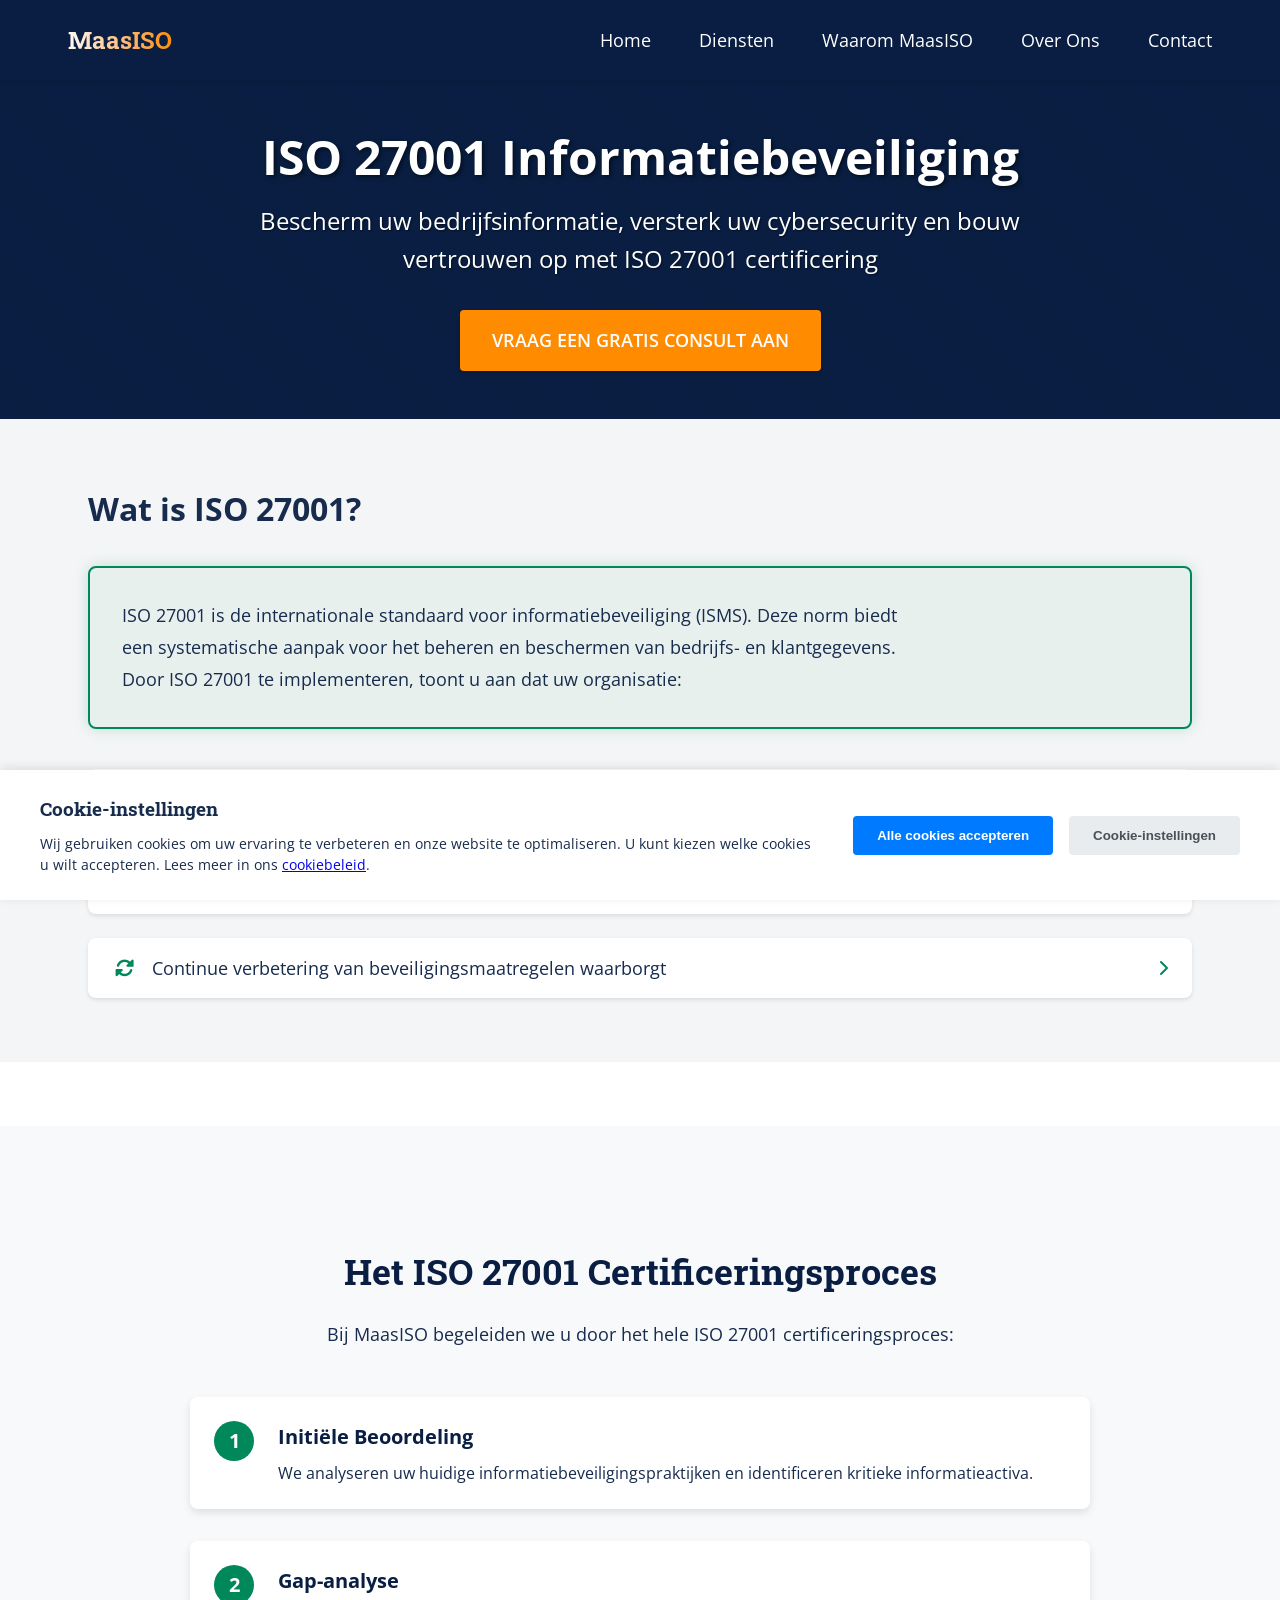
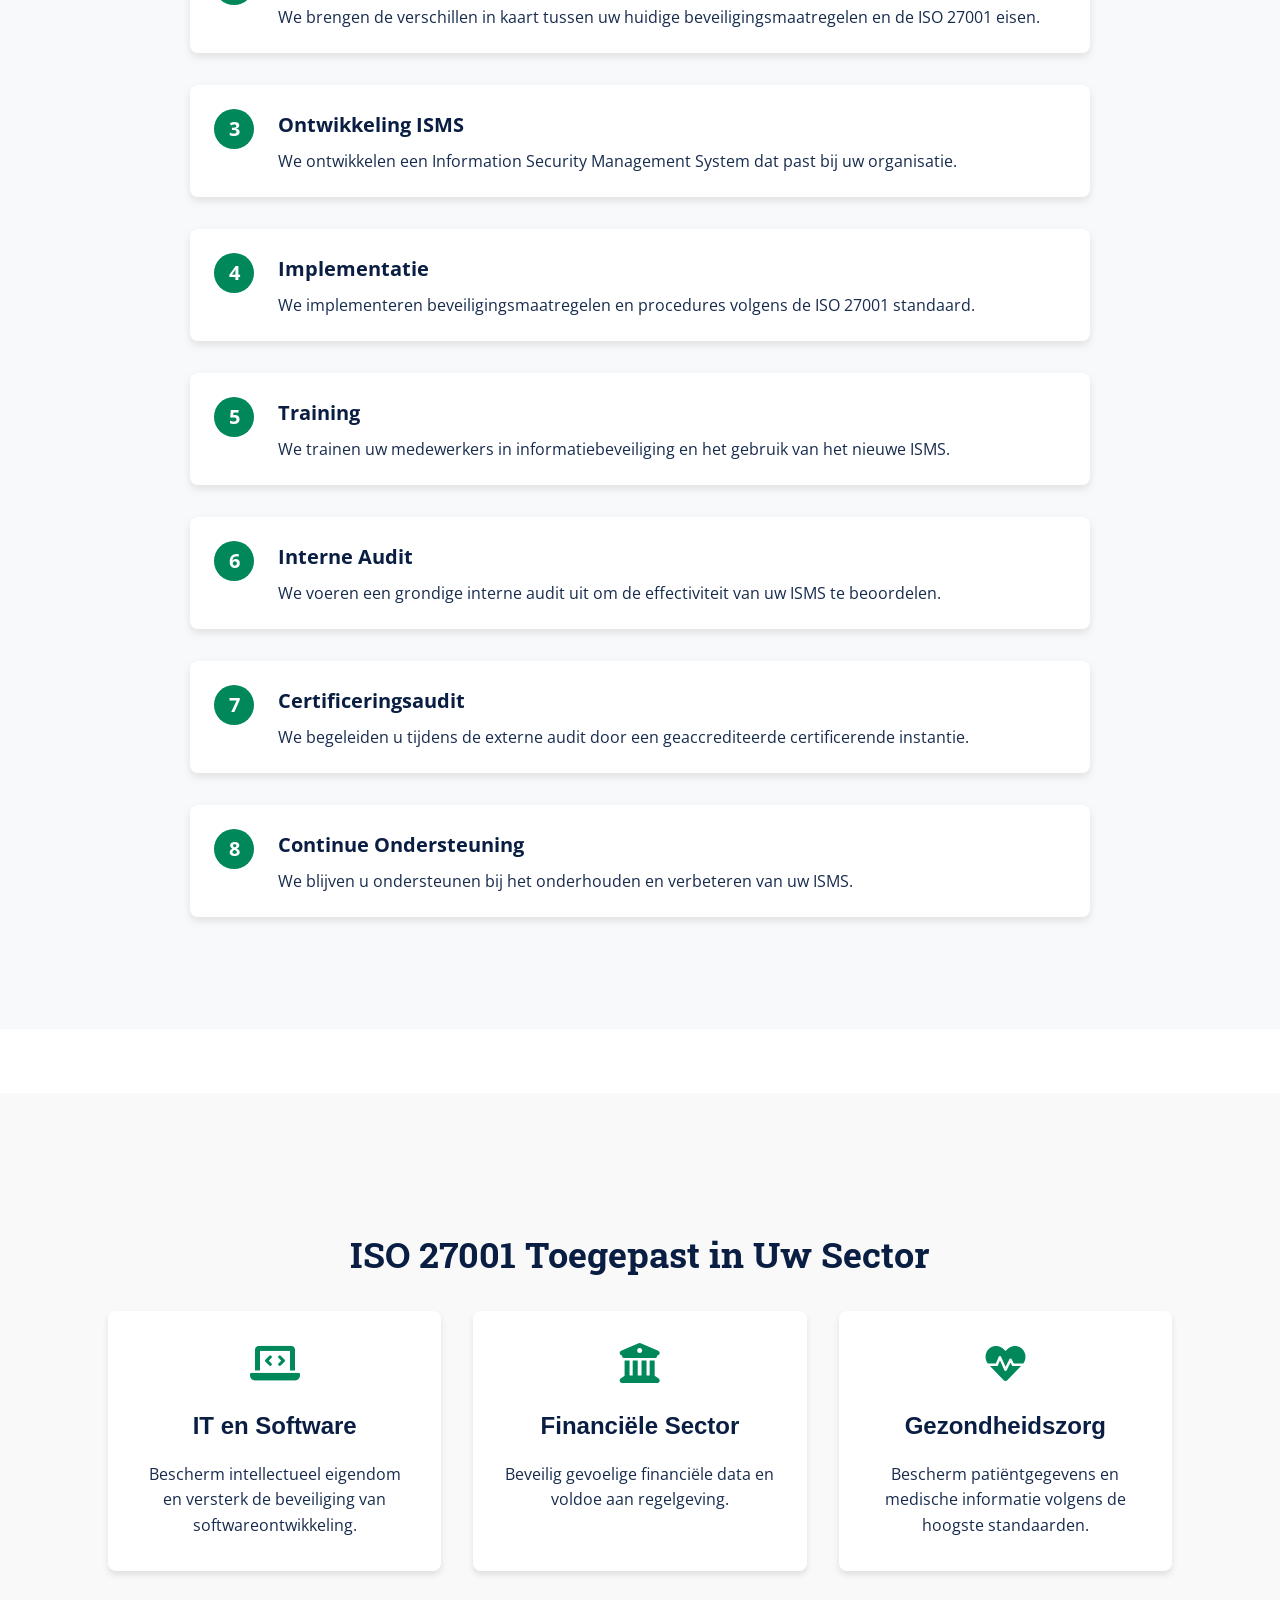
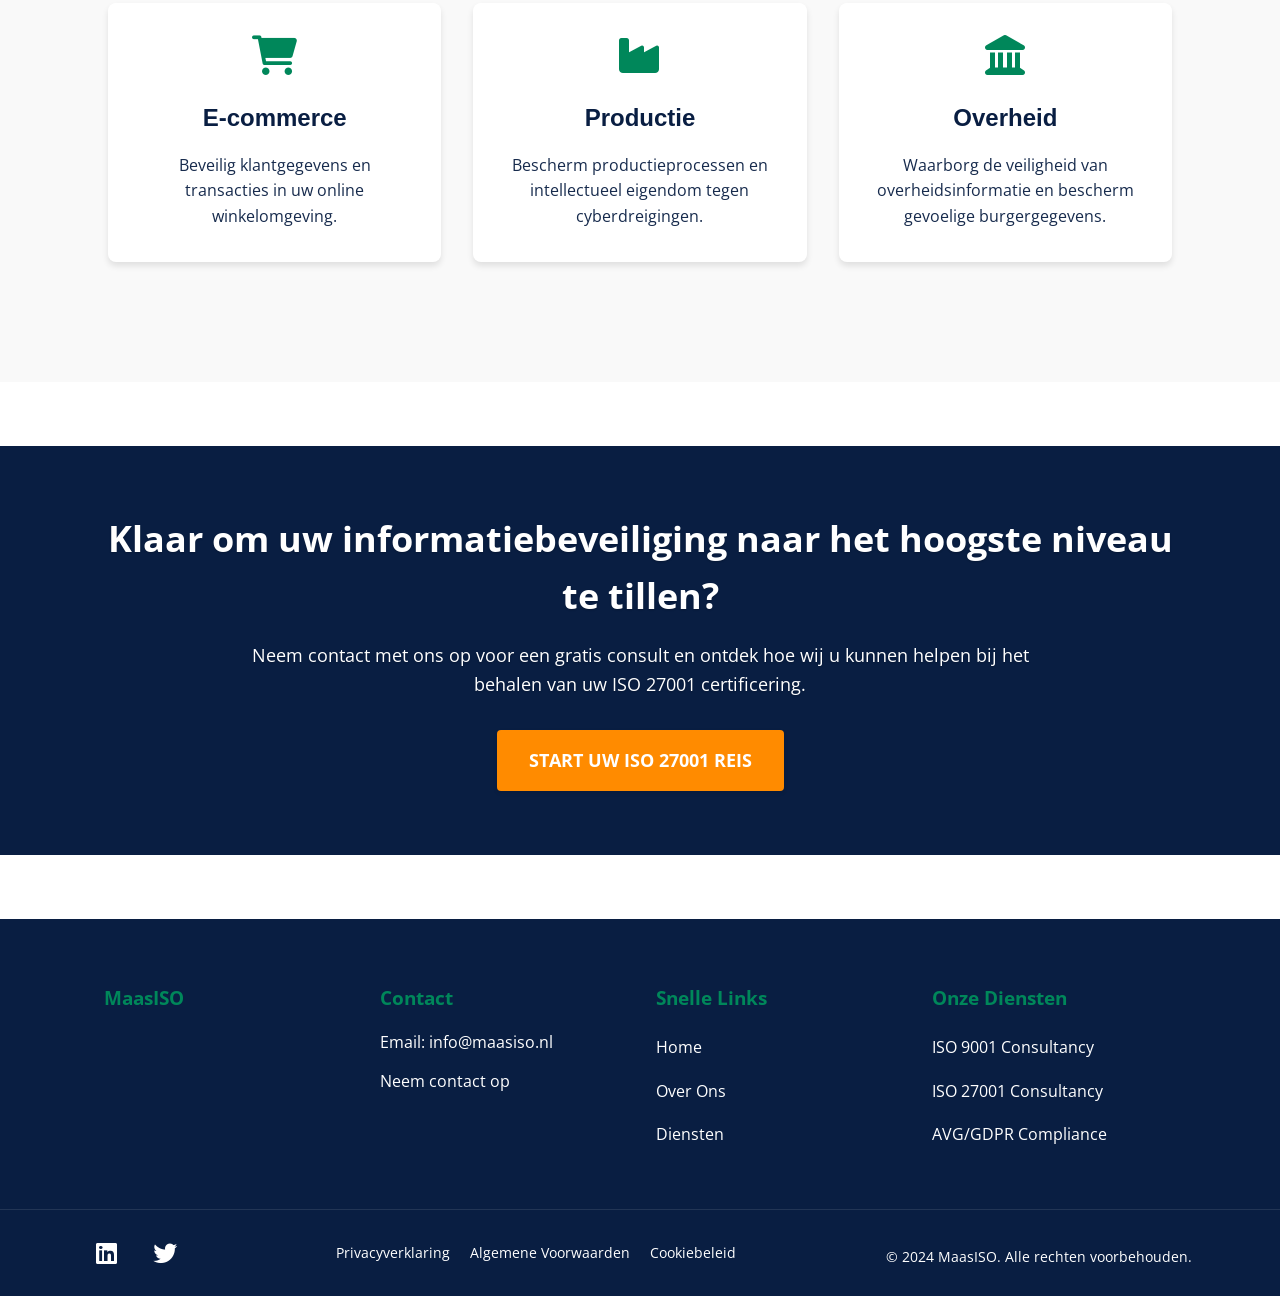
<file: iso-27001.html>
<!DOCTYPE html>
<html lang="nl">
<head>
    <!-- Google tag (gtag.js) -->
<script async src="https://www.googletagmanager.com/gtag/js?id=G-QHY9D9XR7G"></script>
<script>
  window.dataLayer = window.dataLayer || [];
  function gtag(){dataLayer.push(arguments);}
  gtag('js', new Date());

  gtag('config', 'G-QHY9D9XR7G');
</script>
    <meta charset="UTF-8">
    <meta name="viewport" content="width=device-width, initial-scale=1.0">
    <title>ISO 27001 Informatiebeveiliging - MaasISO</title>
    <link rel="canonical" href="https://maasiso.nl/iso-27001.html">
    <meta name="description" content="Bescherm uw bedrijfsinformatie en versterk uw cybersecurity met onze ISO 27001 implementatie en certificeringsbegeleiding. Ontdek de voordelen van informatiebeveiliging.">

    <!-- Open Graph / Facebook -->
    <meta property="og:type" content="website">
    <meta property="og:url" content="https://maasiso.nl/iso-27001.html">
    <meta property="og:title" content="ISO 27001 Informatiebeveiliging - MaasISO">
    <meta property="og:description" content="Bescherm uw bedrijfsinformatie en versterk uw cybersecurity met onze ISO 27001 implementatie en certificeringsbegeleiding. Ontdek de voordelen van informatiebeveiliging.">
    <meta property="og:image" content="https://maasiso.nl/images/og-image.jpg">

    <!-- Twitter -->
    <meta name="twitter:card" content="summary_large_image">
    <meta name="twitter:url" content="https://maasiso.nl/iso-27001.html">
    <meta name="twitter:title" content="ISO 27001 Informatiebeveiliging - MaasISO">
    <meta name="twitter:description" content="Bescherm uw bedrijfsinformatie en versterk uw cybersecurity met onze ISO 27001 implementatie en certificeringsbegeleiding. Ontdek de voordelen van informatiebeveiliging.">
    <meta name="twitter:image" content="https://maasiso.nl/images/og-image.jpg">

    <!-- Schema.org markup -->
    <script type="application/ld+json">
    {
      "@context": "https://schema.org",
      "@graph": [
        {
          "@type": "WebPage",
          "@id": "https://maasiso.nl/iso-27001.html#webpage",
          "url": "https://maasiso.nl/iso-27001.html",
          "name": "ISO 27001 Informatiebeveiliging - MaasISO",
          "description": "Bescherm uw bedrijfsinformatie en versterk uw cybersecurity met onze ISO 27001 implementatie en certificeringsbegeleiding. Ontdek de voordelen van informatiebeveiliging.",
          "isPartOf": {"@id": "https://maasiso.nl/#website"},
          "breadcrumb": {"@id": "https://maasiso.nl/iso-27001.html#breadcrumb"},
          "mainEntity": {"@id": "https://maasiso.nl/iso-27001.html#article"}
        },
        {
          "@type": "BreadcrumbList",
          "@id": "https://maasiso.nl/iso-27001.html#breadcrumb",
          "itemListElement": [
            {
              "@type": "ListItem",
              "position": 1,
              "item": {
                "@id": "https://maasiso.nl/",
                "name": "Home"
              }
            },
            {
              "@type": "ListItem",
              "position": 2,
              "item": {
                "@id": "https://maasiso.nl/diensten.html",
                "name": "Diensten"
              }
            },
            {
              "@type": "ListItem",
              "position": 3,
              "item": {
                "@id": "https://maasiso.nl/iso-27001.html",
                "name": "ISO 27001 Certificering"
              }
            }
          ]
        },
        {
          "@type": "Article",
          "@id": "https://maasiso.nl/iso-27001.html#article",
          "headline": "ISO 27001 Informatiebeveiliging",
          "description": "Bescherm uw bedrijfsinformatie, versterk uw cybersecurity en bouw vertrouwen op met ISO 27001 certificering",
          "author": {"@id": "https://maasiso.nl/#organization"},
          "publisher": {"@id": "https://maasiso.nl/#organization"},
          "mainEntityOfPage": {"@id": "https://maasiso.nl/iso-27001.html#webpage"}
        },
        {
          "@type": "Service",
          "@id": "https://maasiso.nl/iso-27001.html#service",
          "name": "ISO 27001 Certificeringsbegeleiding",
          "provider": {"@id": "https://maasiso.nl/#organization"},
          "description": "Professionele begeleiding bij het behalen en behouden van uw ISO 27001 certificering",
          "serviceType": "Information Security Consulting",
          "areaServed": "Netherlands",
          "hasOfferCatalog": {
            "@type": "OfferCatalog",
            "name": "ISO 27001 Diensten",
            "itemListElement": [
              {
                "@type": "Offer",
                "itemOffered": {
                  "@type": "Service",
                  "name": "ISO 27001 Implementatie",
                  "description": "Complete begeleiding bij de implementatie van ISO 27001"
                }
              },
              {
                "@type": "Offer",
                "itemOffered": {
                  "@type": "Service",
                  "name": "ISMS Ontwikkeling",
                  "description": "Ontwikkeling van een Information Security Management System"
                }
              },
              {
                "@type": "Offer",
                "itemOffered": {
                  "@type": "Service",
                  "name": "Beveiligingstraining",
                  "description": "Training voor medewerkers over informatiebeveiliging"
                }
              }
            ]
          }
        },
        {
          "@type": "HowTo",
          "@id": "https://maasiso.nl/iso-27001.html#process",
          "name": "Het ISO 27001 Certificeringsproces",
          "description": "Stapsgewijze aanpak voor het behalen van ISO 27001 certificering",
          "step": [
            {
              "@type": "HowToStep",
              "name": "Initiële Beoordeling",
              "text": "We analyseren uw huidige informatiebeveiligingspraktijken en identificeren kritieke informatieactiva.",
              "position": 1
            },
            {
              "@type": "HowToStep",
              "name": "Gap-analyse",
              "text": "We brengen de verschillen in kaart tussen uw huidige beveiligingsmaatregelen en de ISO 27001 eisen.",
              "position": 2
            },
            {
              "@type": "HowToStep",
              "name": "Ontwikkeling ISMS",
              "text": "We ontwikkelen een Information Security Management System dat past bij uw organisatie.",
              "position": 3
            },
            {
              "@type": "HowToStep",
              "name": "Implementatie",
              "text": "We implementeren beveiligingsmaatregelen en procedures volgens de ISO 27001 standaard.",
              "position": 4
            },
            {
              "@type": "HowToStep",
              "name": "Training",
              "text": "We trainen uw medewerkers in informatiebeveiliging en het gebruik van het nieuwe ISMS.",
              "position": 5
            },
            {
              "@type": "HowToStep",
              "name": "Interne Audit",
              "text": "We voeren een grondige interne audit uit om de effectiviteit van uw ISMS te beoordelen.",
              "position": 6
            },
            {
              "@type": "HowToStep",
              "name": "Certificeringsaudit",
              "text": "We begeleiden u tijdens de externe audit door een geaccrediteerde certificerende instantie.",
              "position": 7
            },
            {
              "@type": "HowToStep",
              "name": "Continue Ondersteuning",
              "text": "We blijven u ondersteunen bij het onderhouden en verbeteren van uw ISMS.",
              "position": 8
            }
          ]
        }
      ]
    }
    </script>

    <!-- Favicon -->
    <link rel="icon" type="image/svg+xml" href="images/icons/favicon.svg">
    
    <!-- CSS Files -->
    <link rel="stylesheet" href="css/styles.min.css">
    <link rel="stylesheet" href="css/iso-27001.min.css">
    <link href="https://fonts.googleapis.com/css2?family=Open+Sans:wght@400;700&family=Roboto+Slab:wght@400;700&display=swap" rel="stylesheet">
    <link rel="stylesheet" href="https://cdnjs.cloudflare.com/ajax/libs/font-awesome/6.0.0-beta3/css/all.min.css">

    <script>
        document.addEventListener('DOMContentLoaded', function() {
            // Mobile tooltip handling
            const introPoints = document.querySelectorAll('.intro-point');
            
            introPoints.forEach(point => {
                point.addEventListener('click', function() {
                    // Remove active class from all points
                    introPoints.forEach(p => p.classList.remove('active'));
                    
                    // Toggle active class on clicked point
                    this.classList.toggle('active');
                });
            });

            // Close tooltip when clicking outside
            document.addEventListener('click', function(event) {
                if (!event.target.closest('.intro-point')) {
                    introPoints.forEach(point => point.classList.remove('active'));
                }
            });
        });
    </script>
</head>
<body>
    <header>
        <nav class="main-nav" aria-label="Hoofdnavigatie">
            <div class="container">
                <a href="index.html" class="logo" aria-label="MaasISO homepage">MaasISO</a>
                <button class="mobile-menu-toggle" aria-label="Menu openen" aria-expanded="false" aria-controls="nav-links">
                    <span></span>
                    <span></span>
                    <span></span>
                </button>
                <ul class="nav-links" id="nav-links">
                    <li><a href="index.html">Home</a></li>
                    <li><a href="diensten.html">Diensten</a></li>
                    <li><a href="waarom-maasiso.html">Waarom MaasISO</a></li>
                    <li><a href="over-ons.html">Over Ons</a></li>
                    <li><a href="contact.html">Contact</a></li>
                </ul>
            </div>
        </nav>
    </header>

    <main>
        <section id="hero" class="iso-27001-hero" aria-label="Introductie">
            <div class="container">
                <h1>ISO 27001 Informatiebeveiliging</h1>
                <p>Bescherm uw bedrijfsinformatie, versterk uw cybersecurity en bouw vertrouwen op met ISO 27001 certificering</p>
                <a href="contact.html" class="cta-button">VRAAG EEN GRATIS CONSULT AAN</a>
            </div>
        </section>

        <section id="iso-27001-intro" class="intro-section" aria-label="Wat is ISO 27001">
            <div class="container">
                <h2>Wat is ISO 27001?</h2>
                <div class="highlighted-text">
                    <p>ISO 27001 is de internationale standaard voor informatiebeveiliging (ISMS). Deze norm biedt een systematische aanpak voor het beheren en beschermen van bedrijfs- en klantgegevens. Door ISO 27001 te implementeren, toont u aan dat uw organisatie:</p>
                </div>
                <div class="intro-points">
                    <div class="intro-point">
                        <i class="fas fa-shield-alt icon"></i>
                        <div>Informatiebeveiligingsrisico's systematisch identificeert en beheerst</div>
                        <i class="fas fa-chevron-right chevron"></i>
                        <div class="tooltip">Uitgebreide risicoanalyse en implementatie van passende beheersmaatregelen om uw organisatie te beschermen tegen beveiligingsrisico's</div>
                    </div>
                    <div class="intro-point">
                        <i class="fas fa-lock icon"></i>
                        <div>Vertrouwelijke gegevens effectief beschermt tegen cyberdreigingen</div>
                        <i class="fas fa-chevron-right chevron"></i>
                        <div class="tooltip">Geavanceerde beveiligingsmaatregelen voor optimale bescherming van uw bedrijfskritische en gevoelige informatie</div>
                    </div>
                    <div class="intro-point">
                        <i class="fas fa-sync-alt icon"></i>
                        <div>Continue verbetering van beveiligingsmaatregelen waarborgt</div>
                        <i class="fas fa-chevron-right chevron"></i>
                        <div class="tooltip">Systematische evaluatie en optimalisatie van uw beveiligingsprocessen om up-to-date te blijven met nieuwe dreigingen</div>
                    </div>
                </div>
            </div>
        </section>

        <section id="iso-27001-process" class="section-padding bg-light" aria-label="Het ISO 27001 Certificeringsproces">
            <div class="container">
                <h2 class="section-title">Het ISO 27001 Certificeringsproces</h2>
                <p class="section-intro">Bij MaasISO begeleiden we u door het hele ISO 27001 certificeringsproces:</p>
                <div class="aanpak-stappen">
                    <div class="aanpak-stap">
                        <div class="stap-nummer">1</div>
                        <div class="stap-inhoud">
                            <h3>Initiële Beoordeling</h3>
                            <p>We analyseren uw huidige informatiebeveiligingspraktijken en identificeren kritieke informatieactiva.</p>
                        </div>
                    </div>
                    <div class="aanpak-stap">
                        <div class="stap-nummer">2</div>
                        <div class="stap-inhoud">
                            <h3>Gap-analyse</h3>
                            <p>We brengen de verschillen in kaart tussen uw huidige beveiligingsmaatregelen en de ISO 27001 eisen.</p>
                        </div>
                    </div>
                    <div class="aanpak-stap">
                        <div class="stap-nummer">3</div>
                        <div class="stap-inhoud">
                            <h3>Ontwikkeling ISMS</h3>
                            <p>We ontwikkelen een Information Security Management System dat past bij uw organisatie.</p>
                        </div>
                    </div>
                    <div class="aanpak-stap">
                        <div class="stap-nummer">4</div>
                        <div class="stap-inhoud">
                            <h3>Implementatie</h3>
                            <p>We implementeren beveiligingsmaatregelen en procedures volgens de ISO 27001 standaard.</p>
                        </div>
                    </div>
                    <div class="aanpak-stap">
                        <div class="stap-nummer">5</div>
                        <div class="stap-inhoud">
                            <h3>Training</h3>
                            <p>We trainen uw medewerkers in informatiebeveiliging en het gebruik van het nieuwe ISMS.</p>
                        </div>
                    </div>
                    <div class="aanpak-stap">
                        <div class="stap-nummer">6</div>
                        <div class="stap-inhoud">
                            <h3>Interne Audit</h3>
                            <p>We voeren een grondige interne audit uit om de effectiviteit van uw ISMS te beoordelen.</p>
                        </div>
                    </div>
                    <div class="aanpak-stap">
                        <div class="stap-nummer">7</div>
                        <div class="stap-inhoud">
                            <h3>Certificeringsaudit</h3>
                            <p>We begeleiden u tijdens de externe audit door een geaccrediteerde certificerende instantie.</p>
                        </div>
                    </div>
                    <div class="aanpak-stap">
                        <div class="stap-nummer">8</div>
                        <div class="stap-inhoud">
                            <h3>Continue Ondersteuning</h3>
                            <p>We blijven u ondersteunen bij het onderhouden en verbeteren van uw ISMS.</p>
                        </div>
                    </div>
                </div>
            </div>
        </section>

        <section id="iso-27001-industries" class="section-padding bg-light" aria-label="ISO 27001 Toegepast in Uw Sector">
            <div class="container">
                <h2 class="section-title">ISO 27001 Toegepast in Uw Sector</h2>
                <div class="voordelen-grid">
                    <div class="voordeel">
                        <i class="fas fa-laptop-code" aria-hidden="true" loading="lazy"></i>
                        <h3>IT en Software</h3>
                        <p>Bescherm intellectueel eigendom en versterk de beveiliging van softwareontwikkeling.</p>
                    </div>
                    <div class="voordeel">
                        <i class="fas fa-university" aria-hidden="true" loading="lazy"></i>
                        <h3>Financiële Sector</h3>
                        <p>Beveilig gevoelige financiële data en voldoe aan regelgeving.</p>
                    </div>
                    <div class="voordeel">
                        <i class="fas fa-heartbeat" aria-hidden="true" loading="lazy"></i>
                        <h3>Gezondheidszorg</h3>
                        <p>Bescherm patiëntgegevens en medische informatie volgens de hoogste standaarden.</p>
                    </div>
                    <div class="voordeel">
                        <i class="fas fa-shopping-cart" aria-hidden="true" loading="lazy"></i>
                        <h3>E-commerce</h3>
                        <p>Beveilig klantgegevens en transacties in uw online winkelomgeving.</p>
                    </div>
                    <div class="voordeel">
                        <i class="fas fa-industry" aria-hidden="true" loading="lazy"></i>
                        <h3>Productie</h3>
                        <p>Bescherm productieprocessen en intellectueel eigendom tegen cyberdreigingen.</p>
                    </div>
                    <div class="voordeel">
                        <i class="fas fa-landmark" aria-hidden="true" loading="lazy"></i>
                        <h3>Overheid</h3>
                        <p>Waarborg de veiligheid van overheidsinformatie en bescherm gevoelige burgergegevens.</p>
                    </div>
                </div>
            </div>
        </section>

        <section id="cta" class="section-padding bg-primary" aria-label="Contact Oproep">
            <div class="container">
                <h2>Klaar om uw informatiebeveiliging naar het hoogste niveau te tillen?</h2>
                <p>Neem contact met ons op voor een gratis consult en ontdek hoe wij u kunnen helpen bij het behalen van uw ISO 27001 certificering.</p>
                <a href="contact.html" class="cta-button">Start Uw ISO 27001 Reis</a>
            </div>
        </section>
    </main>

    <footer>
        <div class="container">
            <div class="footer-section company-info">
                <h4>MaasISO</h4>
            </div>
            <div class="footer-section contact">
                <h4>Contact</h4>
                <p>Email: info@maasiso.nl</p>
                <p><a href="contact.html">Neem contact op</a></p>
            </div>
            <div class="footer-section quick-links">
                <h4>Snelle Links</h4>
                <nav aria-label="Snelle navigatie">
                    <a href="index.html">Home</a>
                    <a href="over-ons.html">Over Ons</a>
                    <a href="diensten.html">Diensten</a>
                </nav>
            </div>
            <div class="footer-section services">
                <h4>Onze Diensten</h4>
                <nav aria-label="Diensten navigatie">
                    <a href="iso-9001.html">ISO 9001 Consultancy</a>
                    <a href="iso-27001.html">ISO 27001 Consultancy</a>
                    <a href="avg-compliance.html">AVG/GDPR Compliance</a>
                </nav>
            </div>
        </div>
        <div class="sub-footer">
            <div class="container">
                <div class="social-media">
                    <a href="https://www.linkedin.com/company/maasiso" target="_blank" rel="noopener noreferrer" aria-label="MaasISO LinkedIn">
                        <i class="fab fa-linkedin" aria-hidden="true"></i>
                    </a>
                    <a href="https://twitter.com/maasiso" target="_blank" rel="noopener noreferrer" aria-label="MaasISO Twitter">
                        <i class="fab fa-twitter" aria-hidden="true"></i>
                    </a>
                </div>
                <div class="legal-links">
                    <a href="privacyverklaring.html">Privacyverklaring</a>
                    <a href="algemene-voorwaarden.html">Algemene Voorwaarden</a>
                    <a href="cookiebeleid.html">Cookiebeleid</a>
                </div>
                <p>&copy; 2024 MaasISO. Alle rechten voorbehouden.</p>
            </div>
        </div>
    </footer>

    <script src="js/main.min.js"></script>
    <script src="js/cookie-banner.min.js"></script>
    <script src="js/scroll-to-top.min.js"></script>
</body>
</html>
</file>
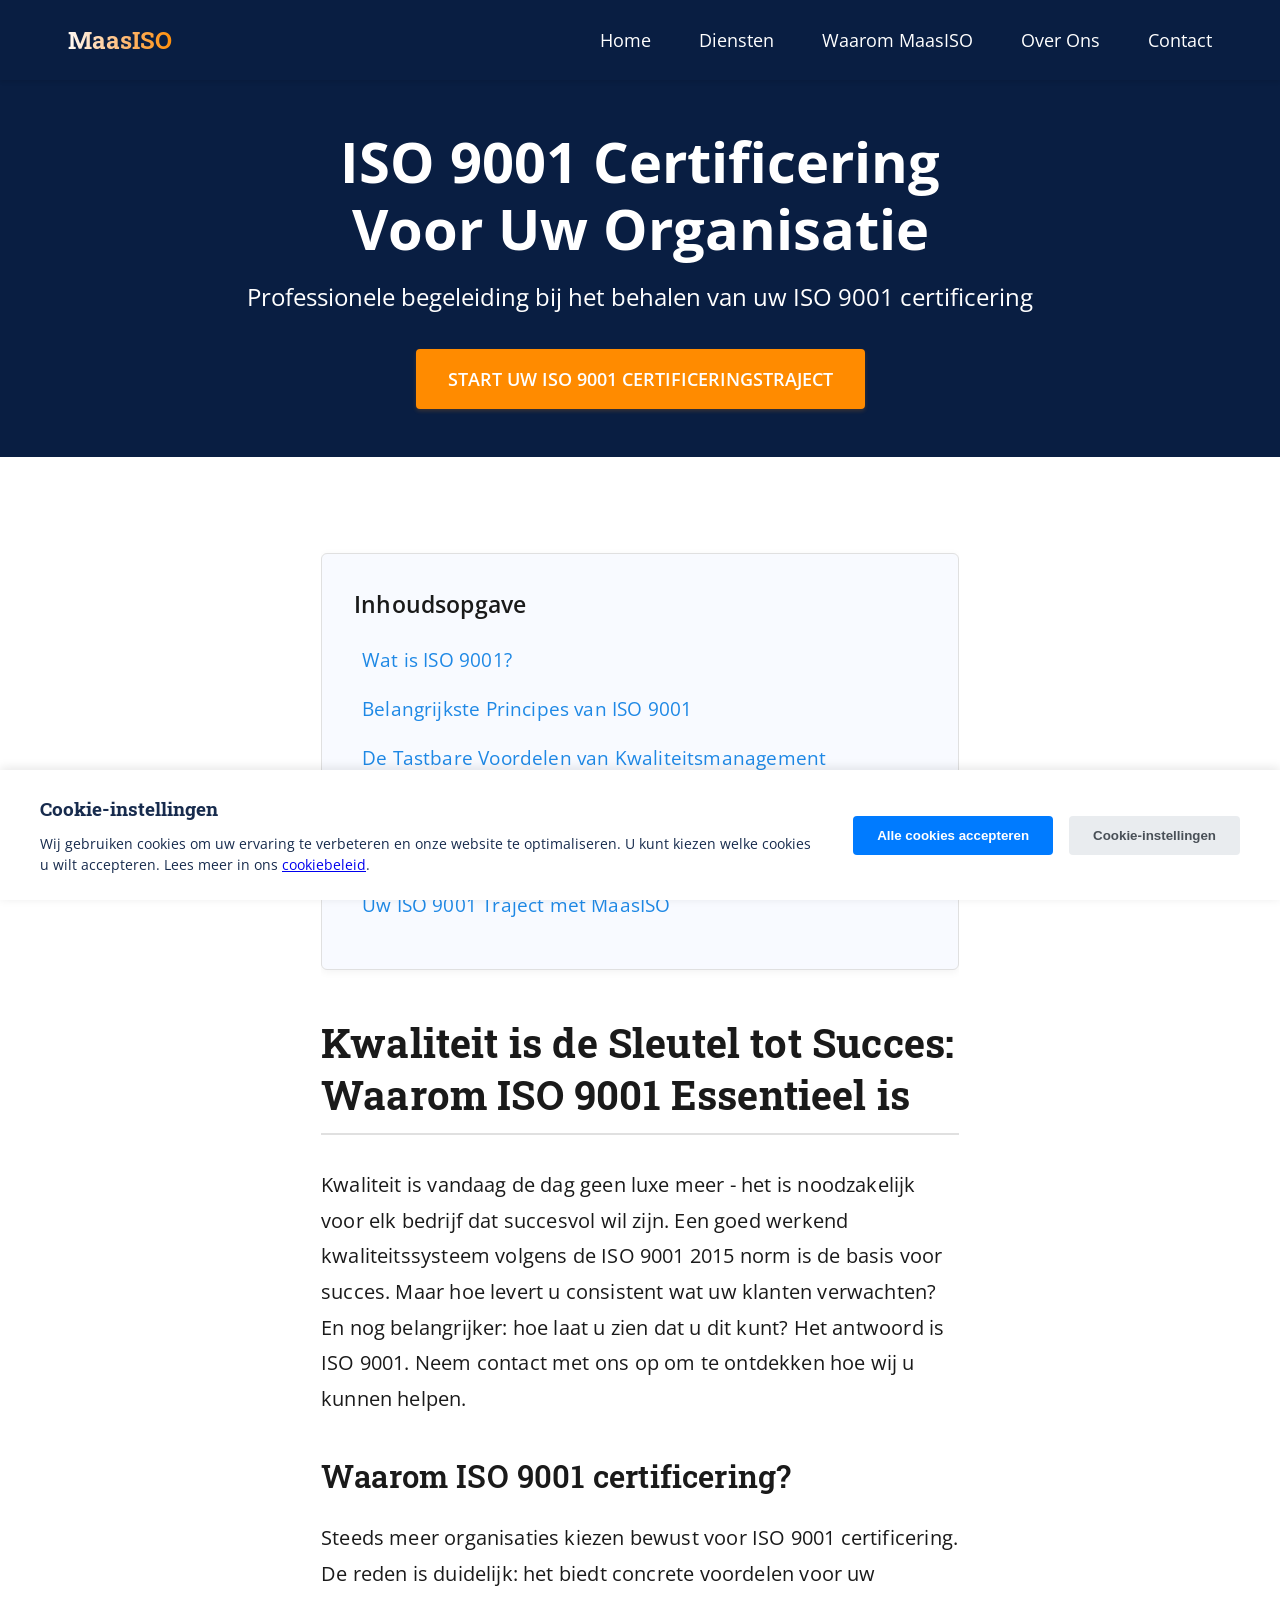
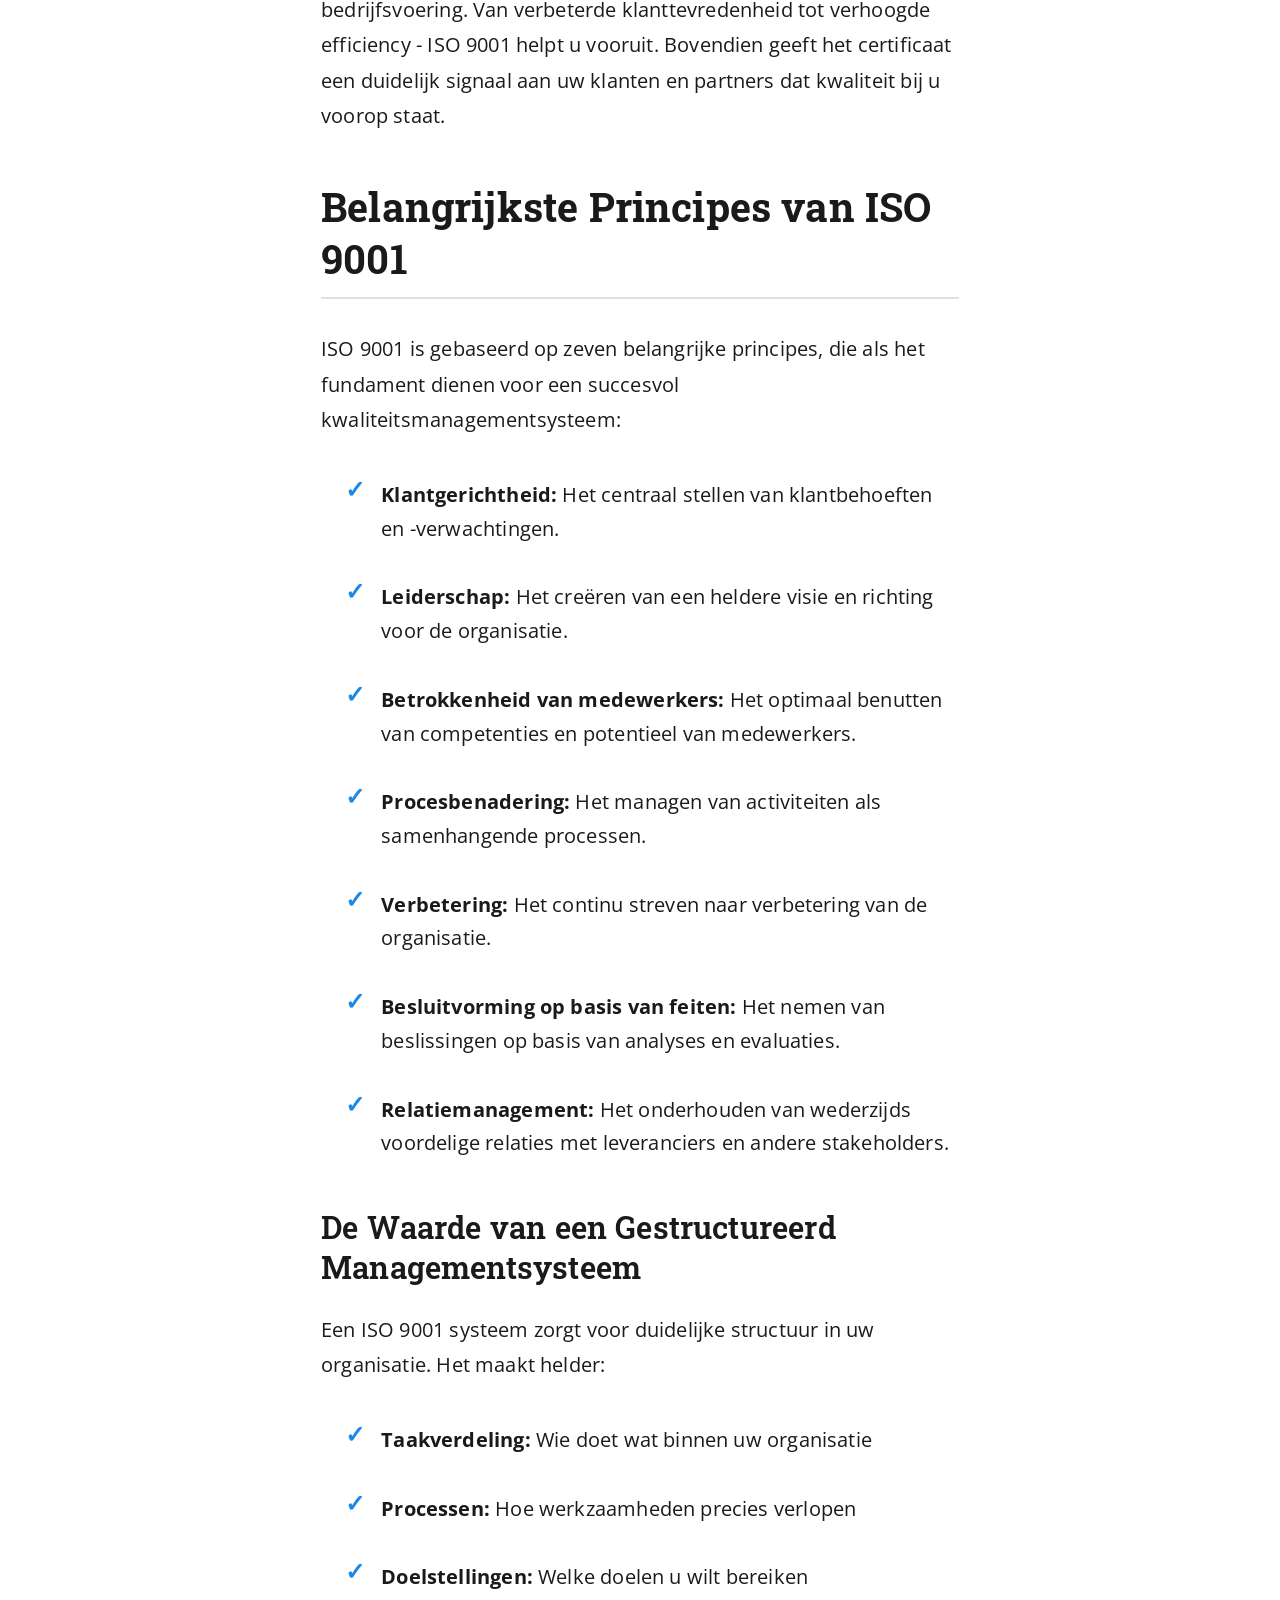
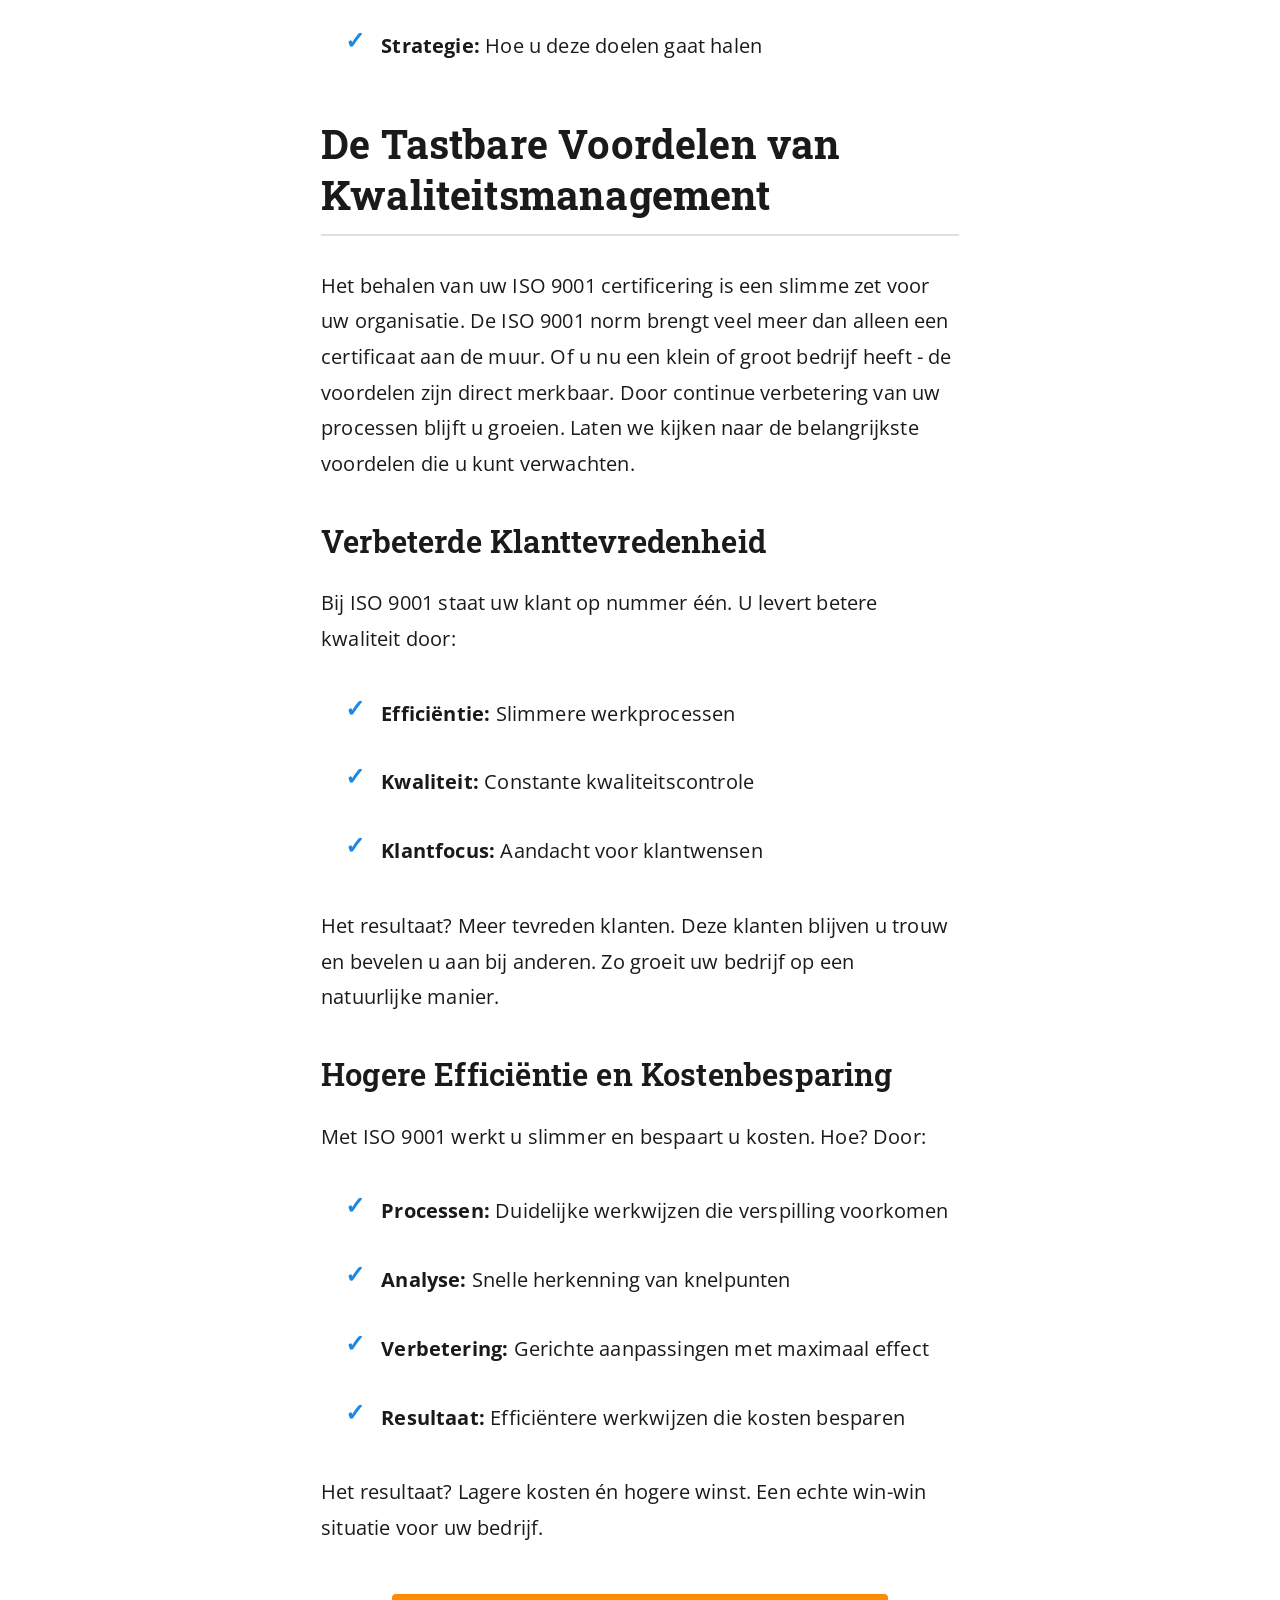
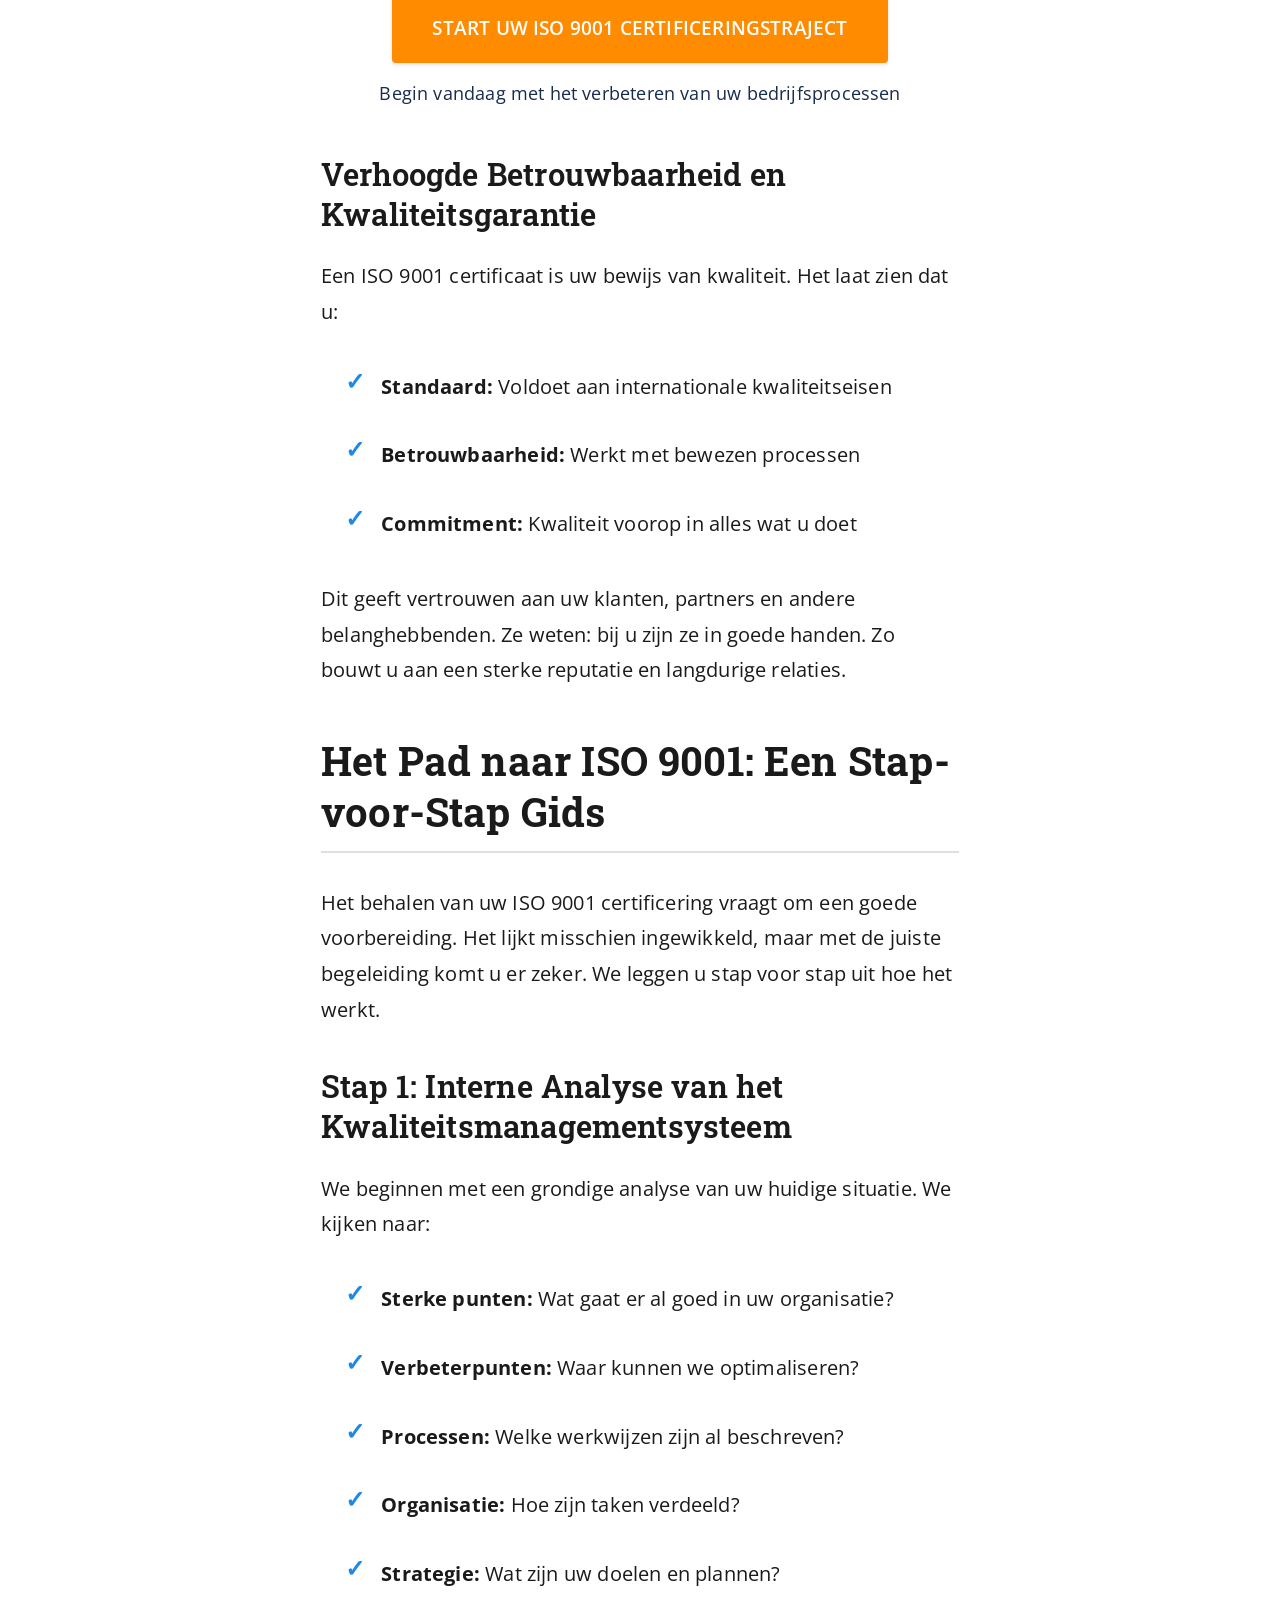
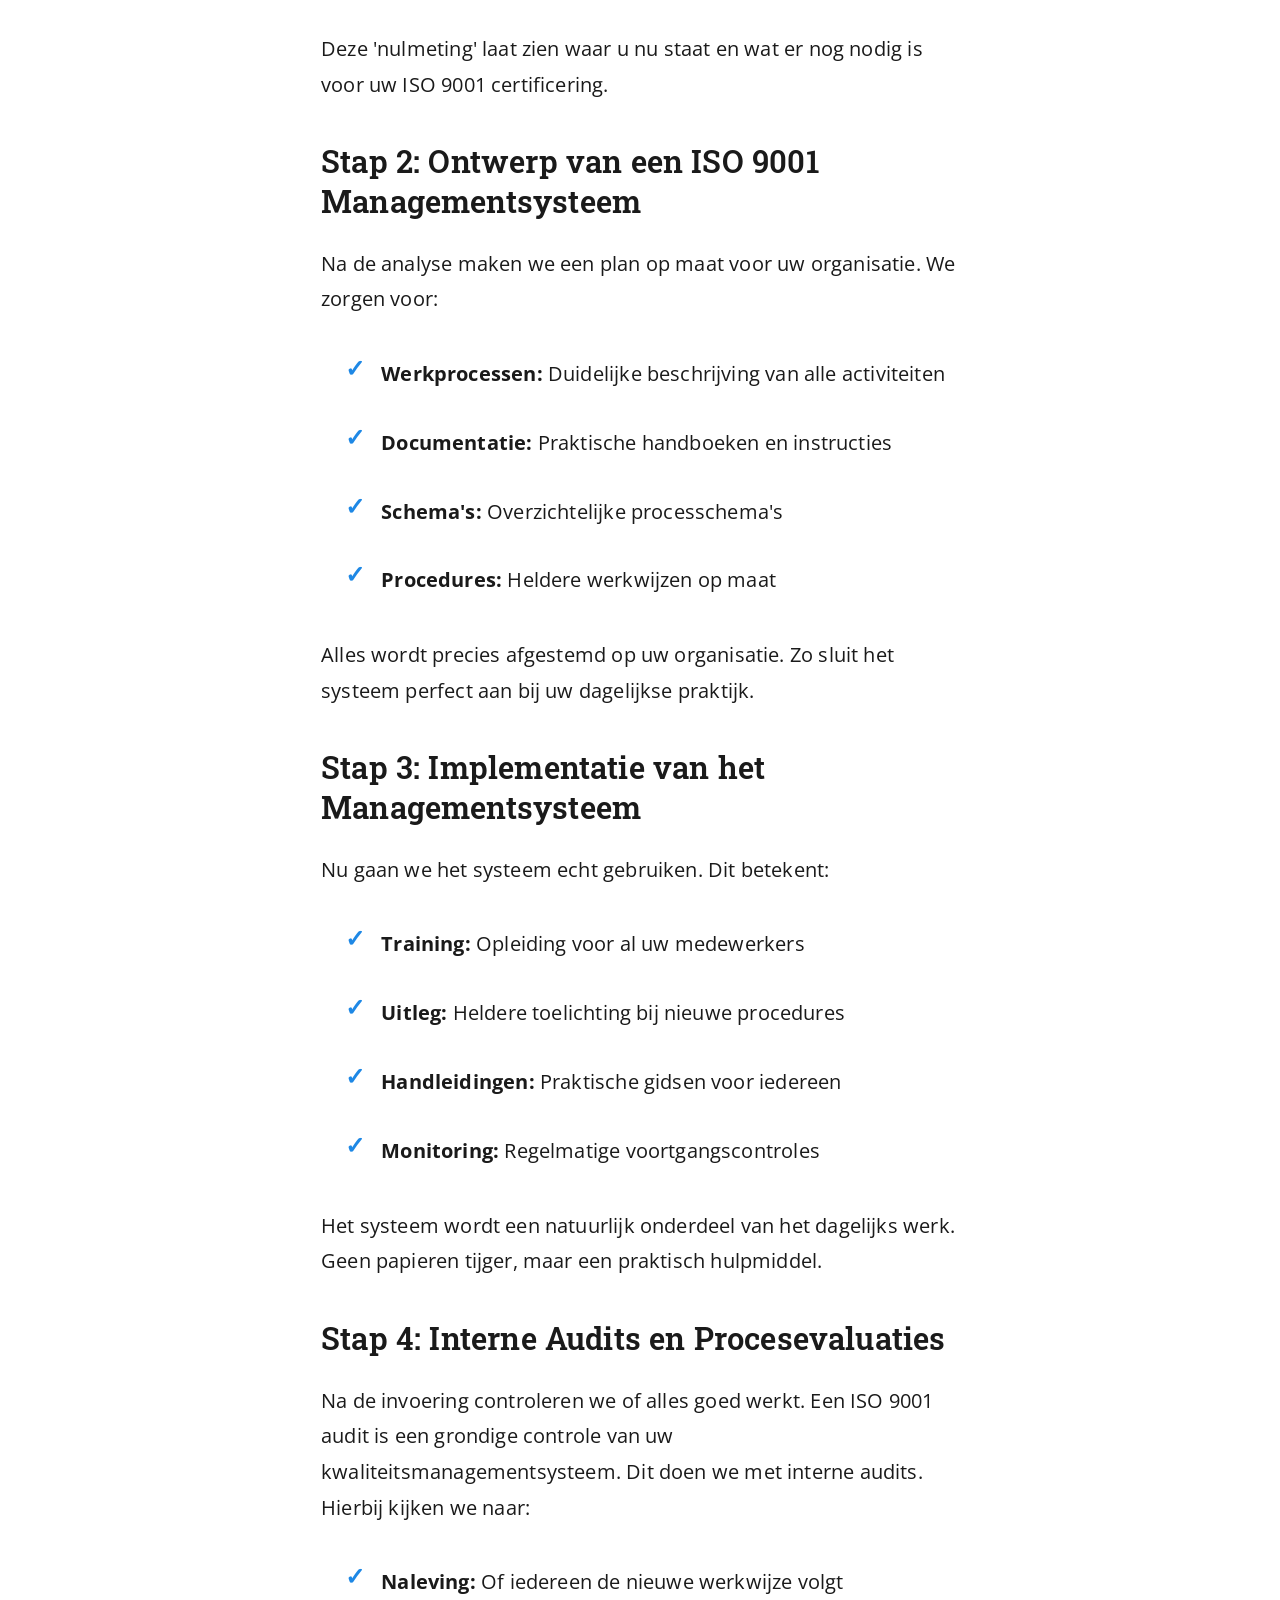
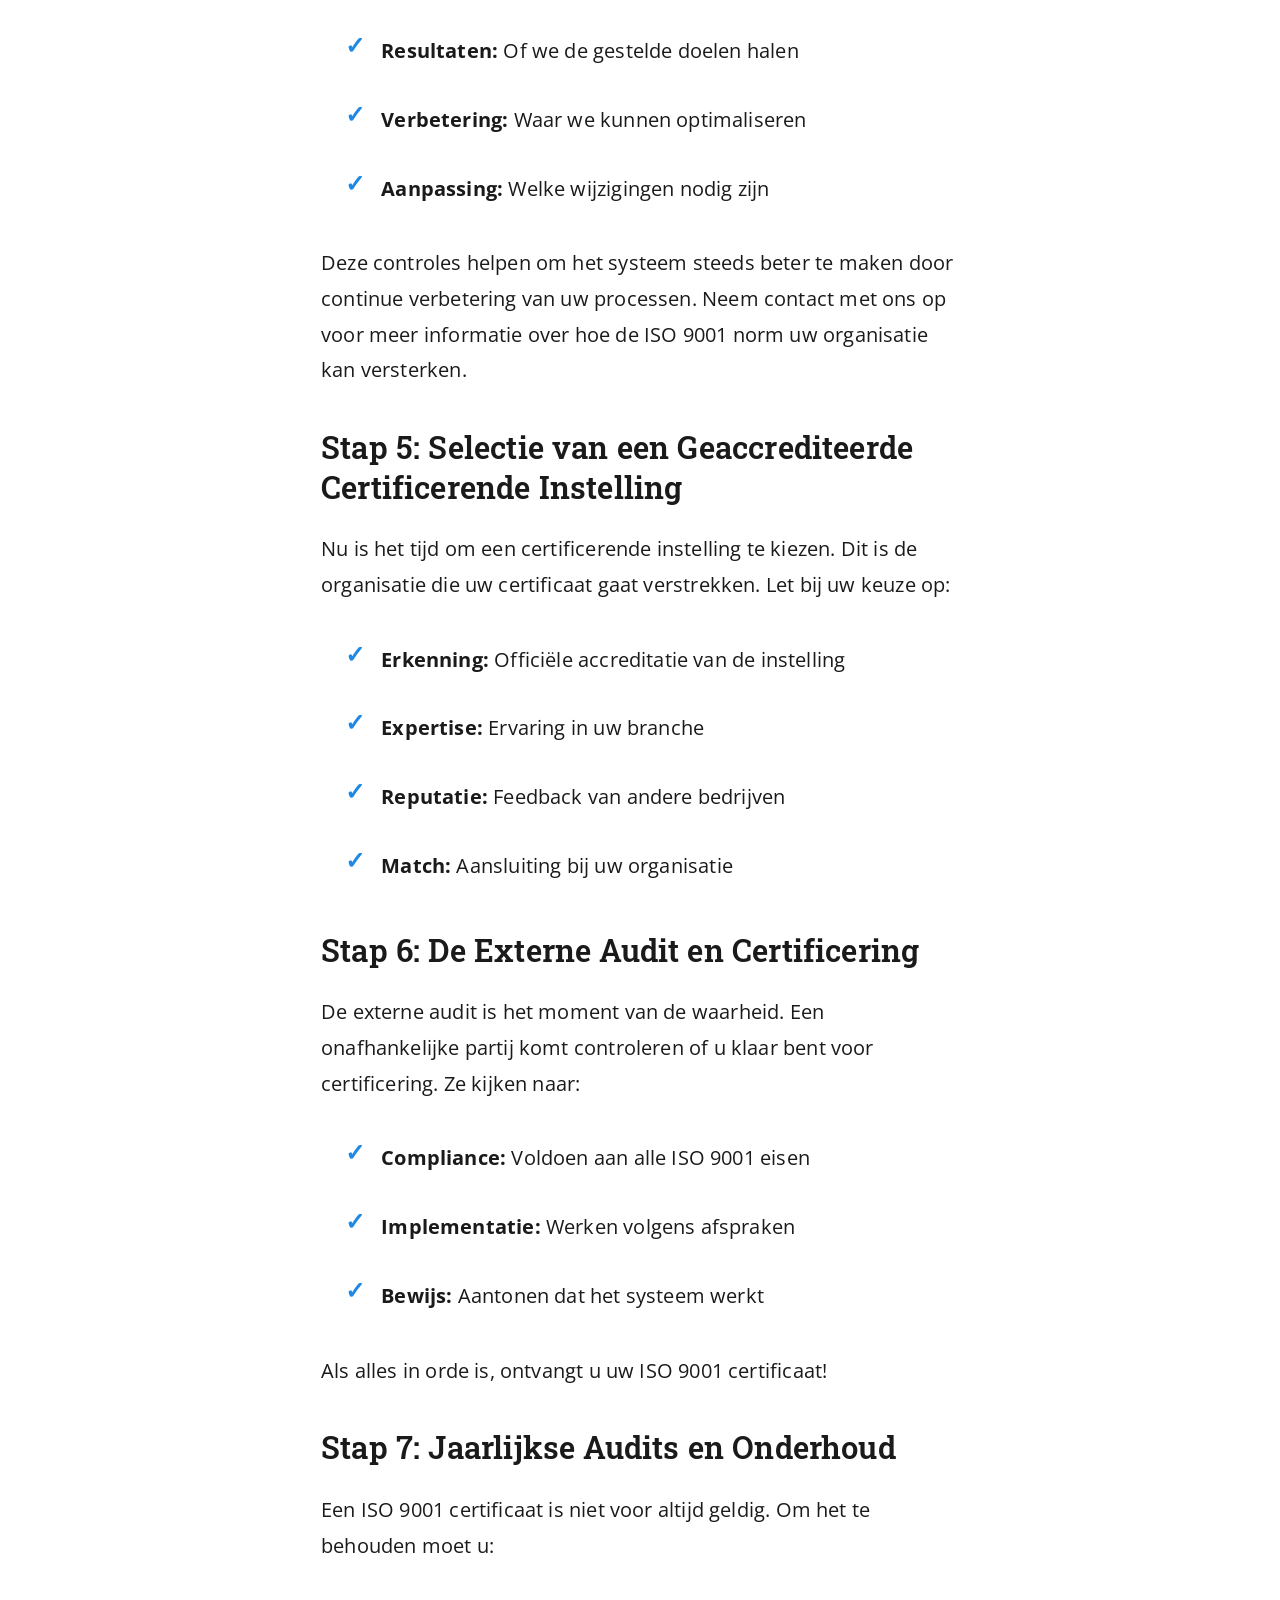
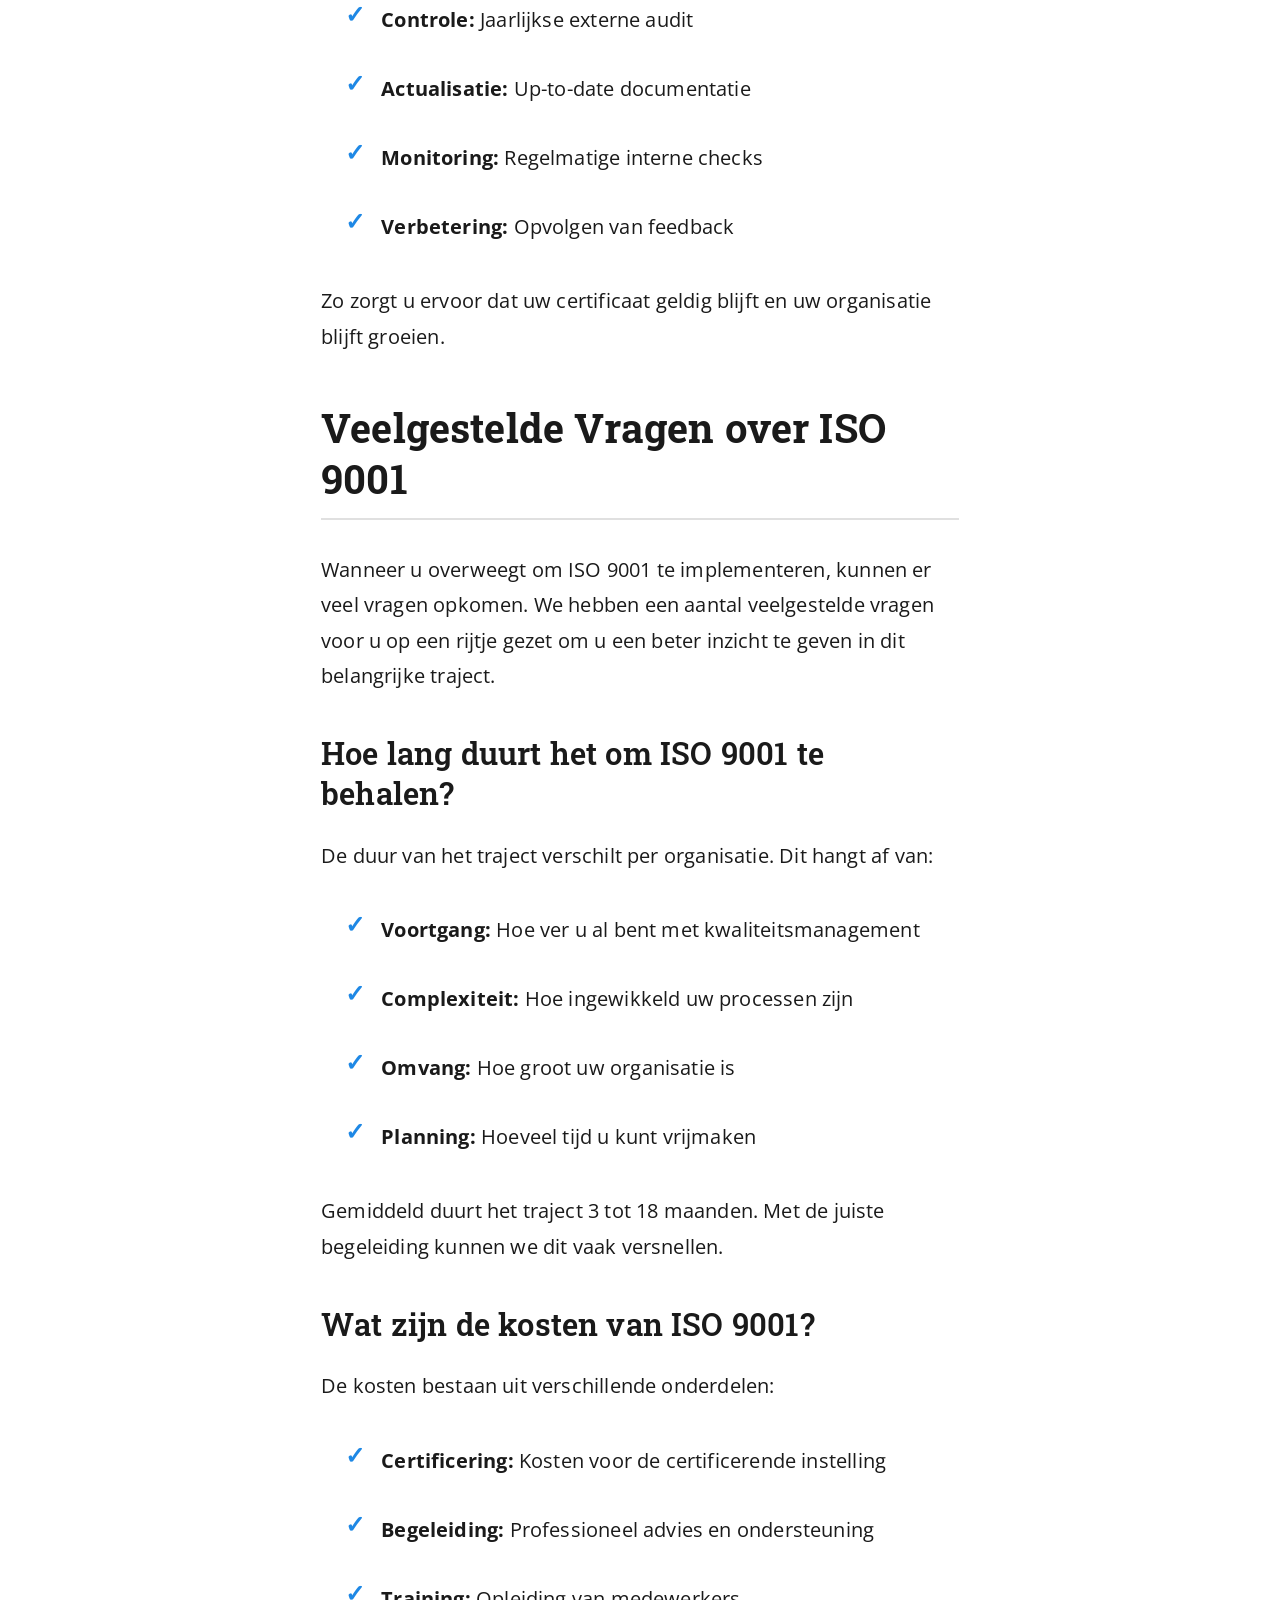
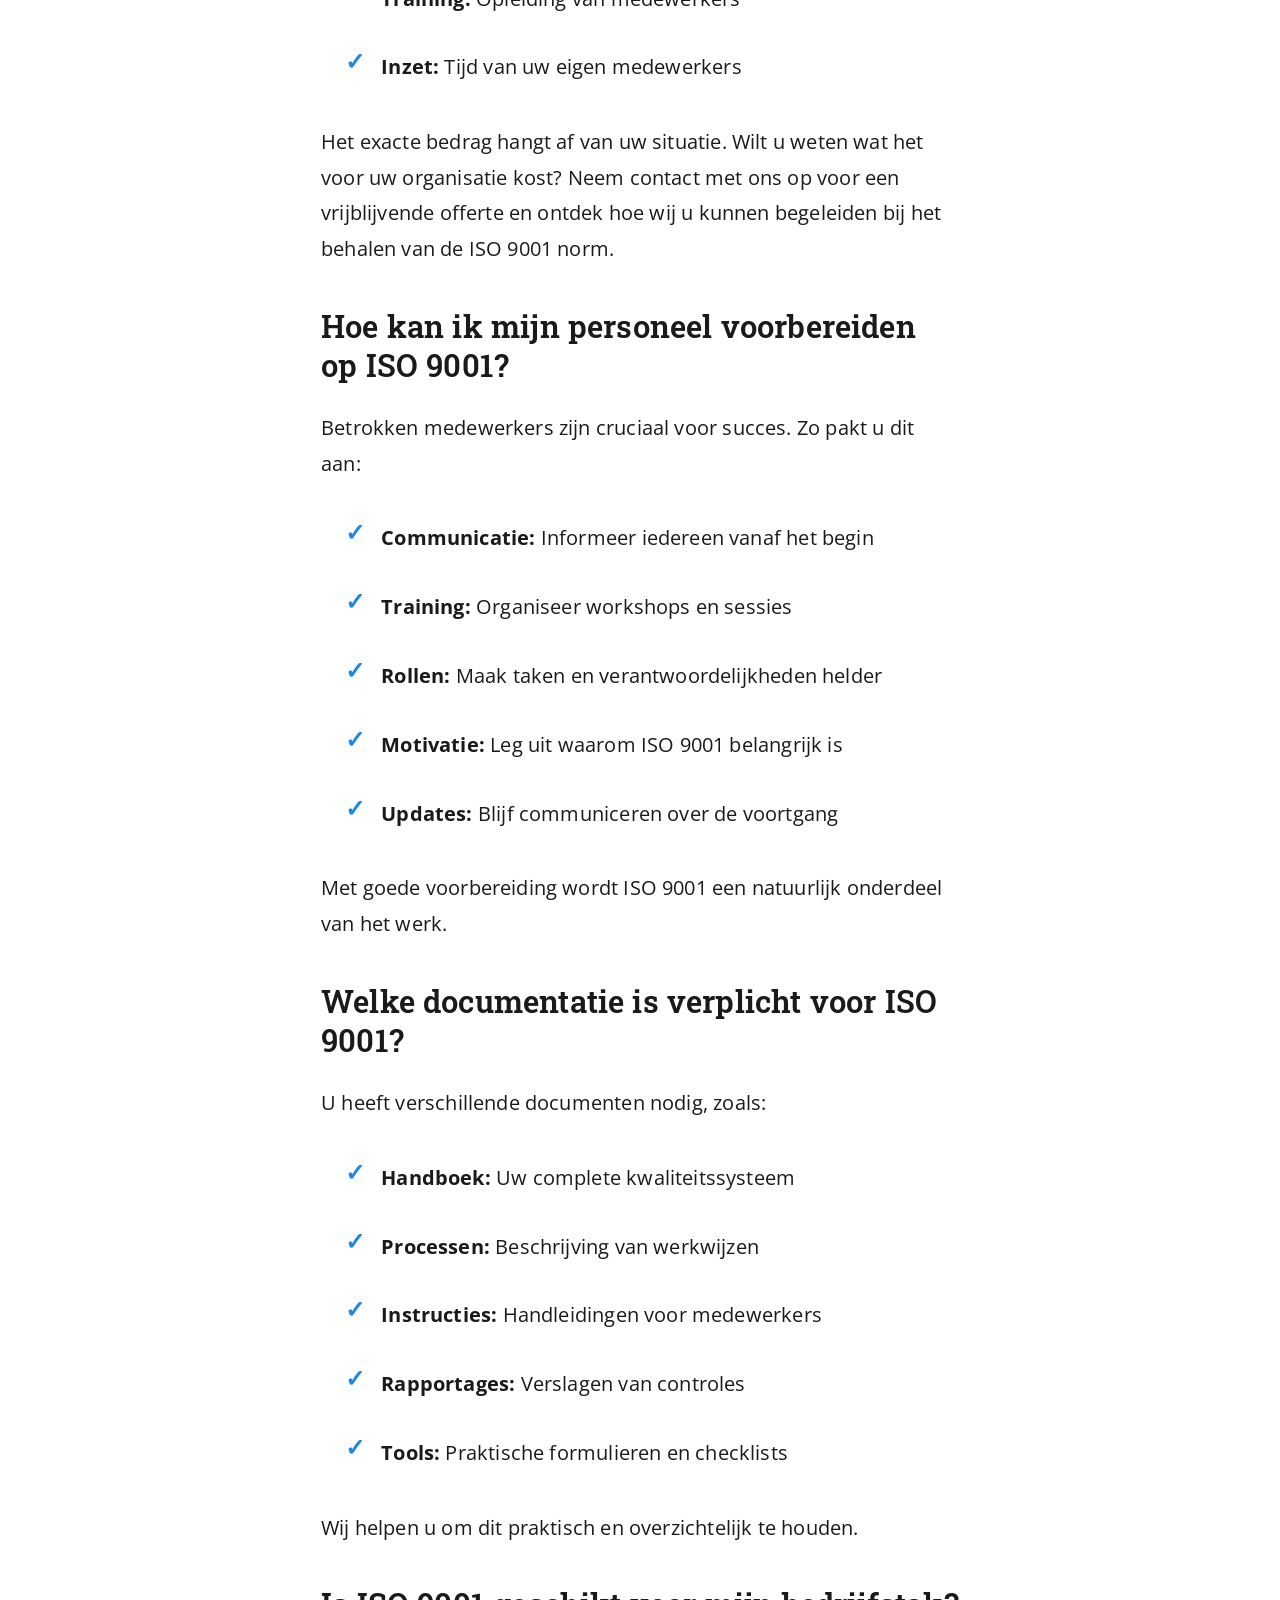
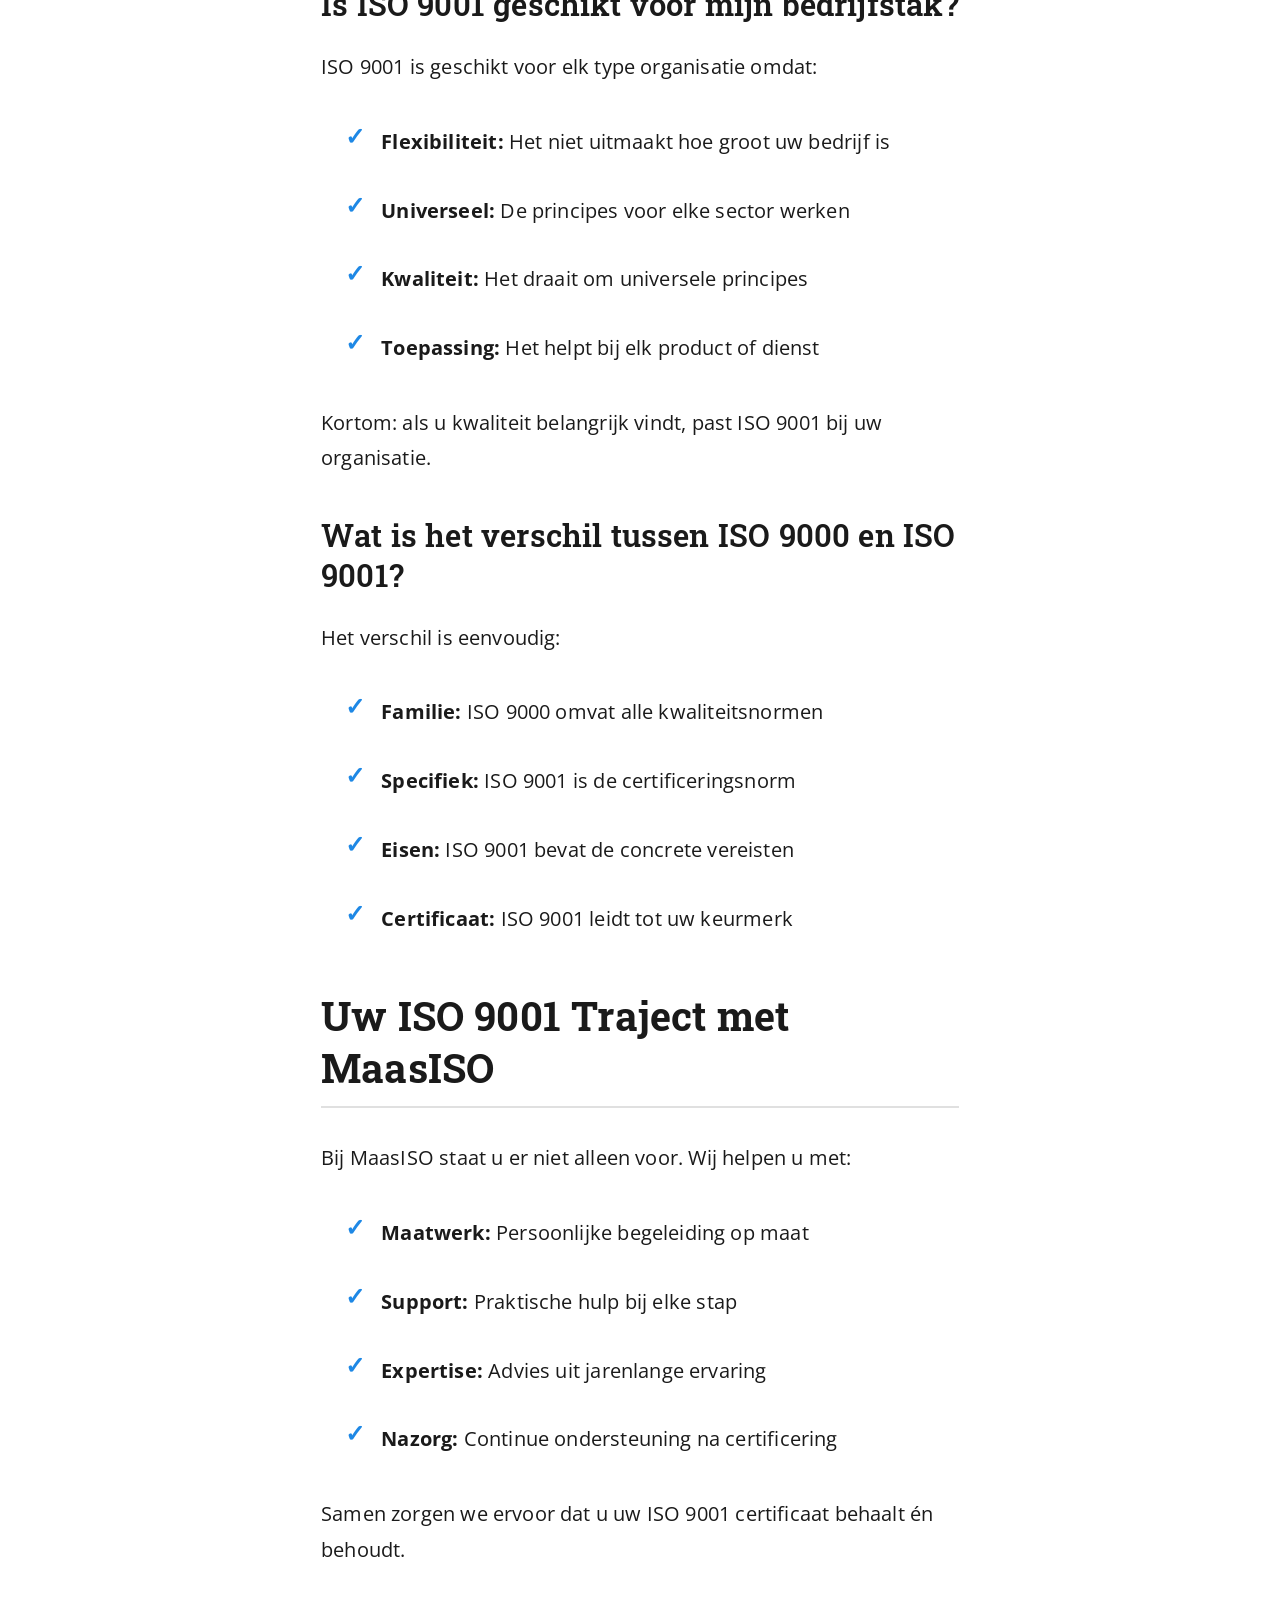
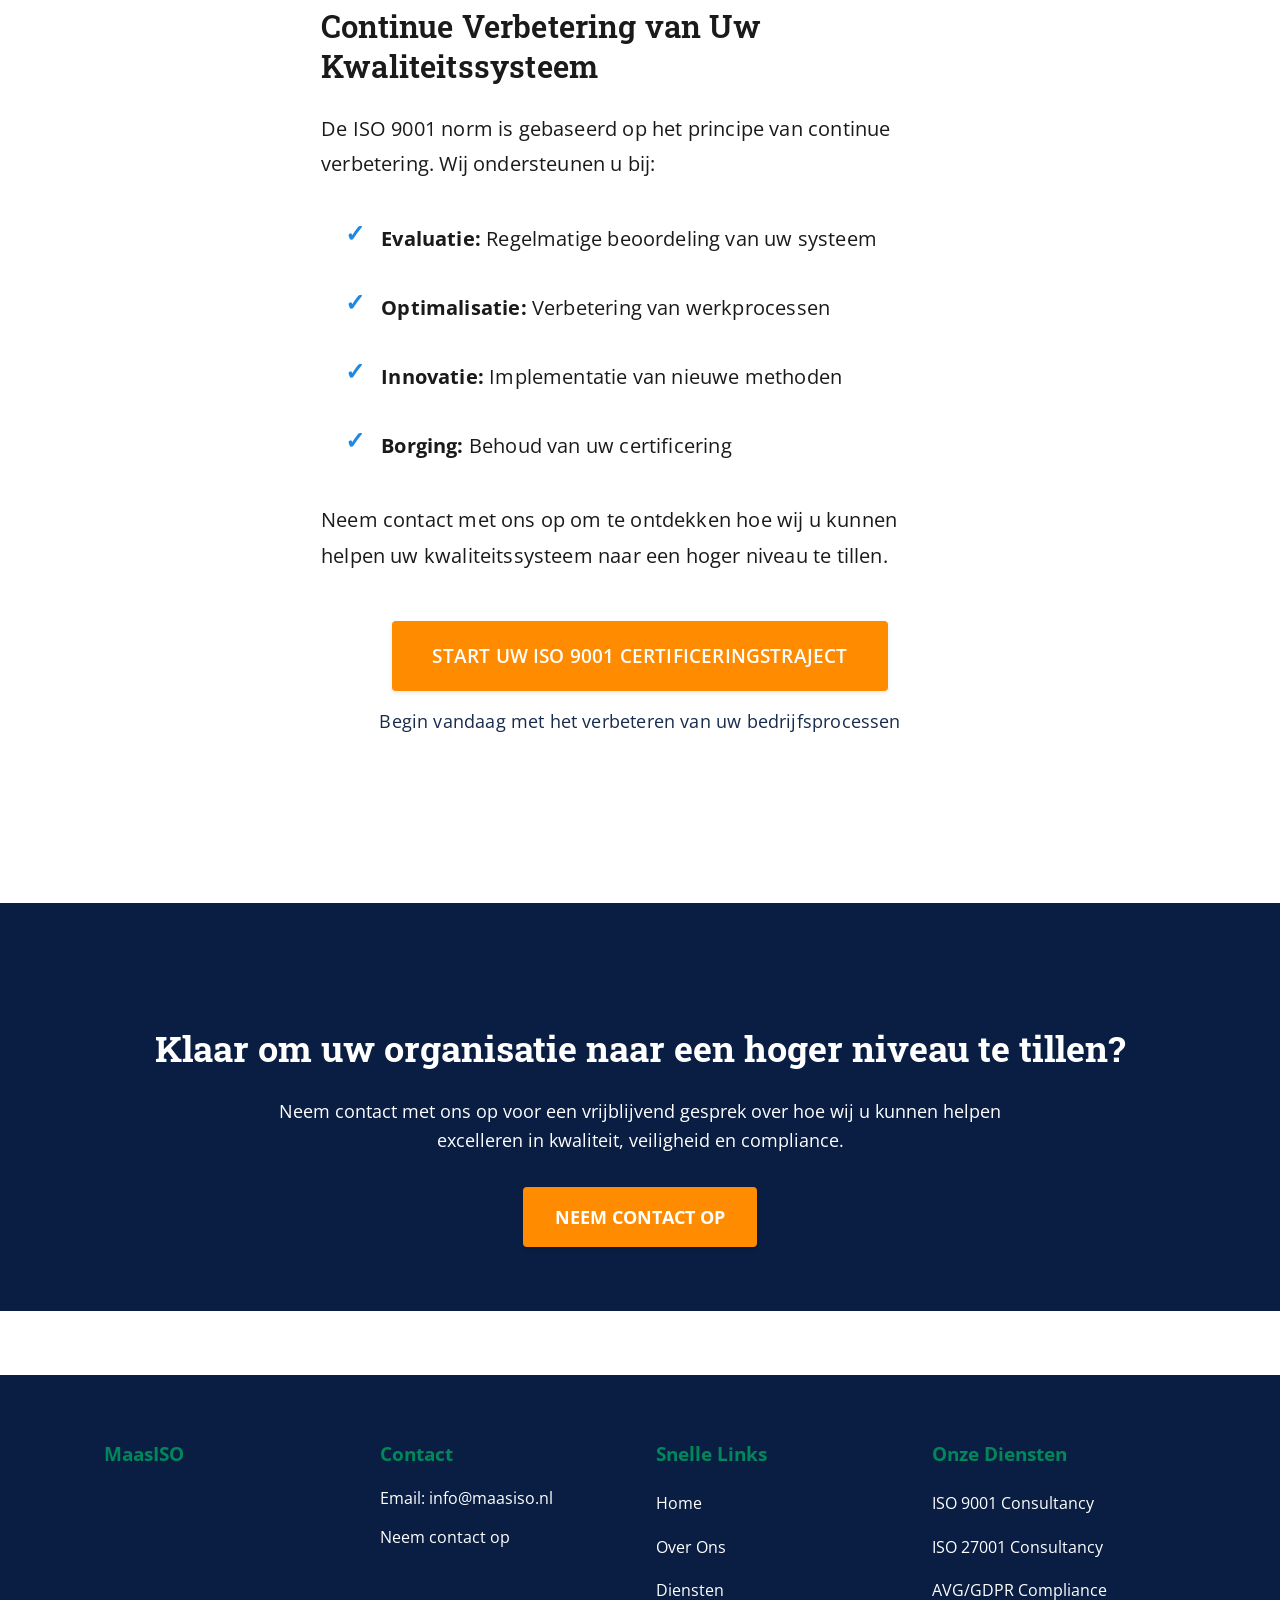
<file: iso-9001.html>
<!DOCTYPE html>
<html lang="nl">
<head>
    <!-- Google tag (gtag.js) -->
<script async src="https://www.googletagmanager.com/gtag/js?id=G-QHY9D9XR7G"></script>
<script>
  window.dataLayer = window.dataLayer || [];
  function gtag(){dataLayer.push(arguments);}
  gtag('js', new Date());

  gtag('config', 'G-QHY9D9XR7G');
</script>
    <meta charset="UTF-8">
    <meta name="viewport" content="width=device-width, initial-scale=1.0">
    <link rel="canonical" href="https://maasiso.nl/iso-9001.html">
    <title>ISO 9001 Certificering | Professionele Begeleiding - MaasISO</title>
    <meta name="description" content="Behaal uw ISO 9001 certificering en verbeter uw bedrijfsprocessen. Professionele begeleiding bij implementatie en het behalen van uw kwaliteitscertificaat. Ontdek de voordelen van ISO 9001.">
    
    <!-- Schema.org markup -->
    <script type="application/ld+json">
    {
      "@context": "https://schema.org",
      "@graph": [
        {
          "@type": "WebPage",
          "@id": "https://maasiso.nl/iso-9001.html#webpage",
          "url": "https://maasiso.nl/iso-9001.html",
          "name": "ISO 9001 Certificering | Professionele Begeleiding - MaasISO",
          "description": "Behaal uw ISO 9001 certificering en verbeter uw bedrijfsprocessen. Professionele begeleiding bij implementatie en het behalen van uw kwaliteitscertificaat. Ontdek de voordelen van ISO 9001.",
          "isPartOf": {"@id": "https://maasiso.nl/#website"},
          "breadcrumb": {"@id": "https://maasiso.nl/iso-9001.html#breadcrumb"},
          "mainEntity": {"@id": "https://maasiso.nl/iso-9001.html#article"}
        },
        {
          "@type": "BreadcrumbList",
          "@id": "https://maasiso.nl/iso-9001.html#breadcrumb",
          "itemListElement": [
            {
              "@type": "ListItem",
              "position": 1,
              "item": {
                "@id": "https://maasiso.nl/",
                "name": "Home"
              }
            },
            {
              "@type": "ListItem",
              "position": 2,
              "item": {
                "@id": "https://maasiso.nl/diensten.html",
                "name": "Diensten"
              }
            },
            {
              "@type": "ListItem",
              "position": 3,
              "item": {
                "@id": "https://maasiso.nl/iso-9001.html",
                "name": "ISO 9001 Certificering"
              }
            }
          ]
        },
        {
          "@type": "Article",
          "@id": "https://maasiso.nl/iso-9001.html#article",
          "headline": "ISO 9001 Certificering Voor Uw Organisatie",
          "description": "Professionele begeleiding bij het behalen van uw ISO 9001 certificering",
          "author": {"@id": "https://maasiso.nl/#organization"},
          "publisher": {"@id": "https://maasiso.nl/#organization"},
          "mainEntityOfPage": {"@id": "https://maasiso.nl/iso-9001.html#webpage"}
        },
        {
          "@type": "Service",
          "@id": "https://maasiso.nl/iso-9001.html#service",
          "name": "ISO 9001 Implementatie en Begeleiding",
          "provider": {"@id": "https://maasiso.nl/#organization"},
          "description": "Professionele begeleiding bij de implementatie en het behoud van uw ISO 9001 kwaliteitsmanagementsysteem",
          "serviceType": "ISO Certification Consulting",
          "areaServed": "Netherlands",
          "hasOfferCatalog": {
            "@type": "OfferCatalog",
            "name": "ISO 9001 Diensten",
            "itemListElement": [
              {
                "@type": "Offer",
                "itemOffered": {
                  "@type": "Service",
                  "name": "ISO 9001 Implementatie",
                  "description": "Complete begeleiding bij de implementatie van ISO 9001"
                }
              },
              {
                "@type": "Offer",
                "itemOffered": {
                  "@type": "Service",
                  "name": "Documentatie Opstellen",
                  "description": "Professionele hulp bij het opstellen van ISO 9001 documentatie"
                }
              },
              {
                "@type": "Offer",
                "itemOffered": {
                  "@type": "Service",
                  "name": "Training en Bewustwording",
                  "description": "Training voor medewerkers over ISO 9001 principes"
                }
              }
            ]
          }
        },
        {
          "@type": "FAQPage",
          "@id": "https://maasiso.nl/iso-9001.html#faq",
          "mainEntity": [
            {
              "@type": "Question",
              "name": "Hoe lang duurt het om ISO 9001 te implementeren?",
              "acceptedAnswer": {
                "@type": "Answer",
                "text": "De tijd die nodig is om ISO 9001 te implementeren, varieert per organisatie en is afhankelijk van de huidige stand van het kwaliteitsmanagementsysteem en de complexiteit van de processen. Over het algemeen kan het traject variëren van 3 tot 18 maanden."
              }
            },
            {
              "@type": "Question",
              "name": "Wat zijn de kosten van ISO 9001?",
              "acceptedAnswer": {
                "@type": "Answer",
                "text": "De kosten voor het implementeren van ISO 9001 verschillen sterk, en hangen af van factoren zoals: de omvang van de organisatie, de complexiteit van de processen, het aantal medewerkers, de kosten van de certificeringsinstantie, en de noodzaak voor het inhuren van externe expertise."
              }
            },
            {
              "@type": "Question",
              "name": "Is ISO 9001 geschikt voor mijn bedrijfstak?",
              "acceptedAnswer": {
                "@type": "Answer",
                "text": "ISO 9001 is een universele norm die toepasbaar is op alle soorten organisaties, ongeacht hun grootte of sector. De kernprincipes zijn relevant voor vrijwel elk type bedrijf dat streeft naar kwaliteit, procesoptimalisatie en klanttevredenheid."
              }
            }
          ]
        }
      ]
    }
    </script>

    <!-- CSS Files -->
    <link rel="stylesheet" href="css/styles.min.css">
    <link href="https://fonts.googleapis.com/css2?family=Open+Sans:wght@400;700&family=Roboto+Slab:wght@400;700&display=swap" rel="stylesheet">
    <link rel="stylesheet" href="https://cdnjs.cloudflare.com/ajax/libs/font-awesome/6.0.0-beta3/css/all.min.css">

    <!-- Open Graph / Facebook -->
    <meta property="og:type" content="website">
    <meta property="og:url" content="https://maasiso.nl/iso-9001.html">
    <meta property="og:title" content="ISO 9001 Certificering | Professionele Begeleiding - MaasISO">
    <meta property="og:description" content="Behaal uw ISO 9001 certificering en verbeter uw bedrijfsprocessen. Professionele begeleiding bij implementatie en het behalen van uw kwaliteitscertificaat. Ontdek de voordelen van ISO 9001.">
    <meta property="og:image" content="https://maasiso.nl/images/og-image.jpg">

    <!-- Twitter -->
    <meta name="twitter:card" content="summary_large_image">
    <meta name="twitter:url" content="https://maasiso.nl/iso-9001.html">
    <meta name="twitter:title" content="ISO 9001 Certificering | Professionele Begeleiding - MaasISO">
    <meta name="twitter:description" content="Behaal uw ISO 9001 certificering en verbeter uw bedrijfsprocessen. Professionele begeleiding bij implementatie en het behalen van uw kwaliteitscertificaat. Ontdek de voordelen van ISO 9001.">
    <meta name="twitter:image" content="https://maasiso.nl/images/og-image.jpg">
</head>
<body>
    <header>
        <nav class="main-nav" aria-label="Hoofdnavigatie">
            <div class="container">
                <a href="index.html" class="logo" aria-label="MaasISO homepage">MaasISO</a>
                <button class="mobile-menu-toggle" aria-label="Menu openen" aria-expanded="false" aria-controls="nav-links">
                    <span></span>
                    <span></span>
                    <span></span>
                </button>
                <ul class="nav-links" id="nav-links">
                    <li><a href="index.html">Home</a></li>
                    <li><a href="diensten.html">Diensten</a></li>
                    <li><a href="waarom-maasiso.html">Waarom MaasISO</a></li>
                    <li><a href="over-ons.html">Over Ons</a></li>
                    <li><a href="contact.html">Contact</a></li>
                </ul>
            </div>
        </nav>
    </header>

    <main id="main-content" class="blog-content">
        <section id="hero" class="hero" aria-label="Introductie">
            <div class="container">
                <h1>ISO 9001 Certificering<br>Voor Uw Organisatie</h1>
                <p class="lead">Professionele begeleiding bij het behalen van uw ISO 9001 certificering</p>
                <div class="cta-button-container">
                    <a href="contact.html" class="cta-button">Start Uw ISO 9001 Certificeringstraject</a>
                </div>
            </div>
        </section>

        <article class="blog-article container">
            <div class="content-wrapper">
                <section class="blog-section">
                    <div class="table-of-contents">
                        <h3 class="toc-title">Inhoudsopgave</h3>
                        <ul>
                            <li><a href="#intro">Wat is ISO 9001?</a></li>
                            <li><a href="#principes">Belangrijkste Principes van ISO 9001</a></li>
                            <li><a href="#voordelen">De Tastbare Voordelen van Kwaliteitsmanagement</a></li>
                            <li><a href="#stappen">Het Pad naar ISO 9001: Een Stap-voor-Stap Gids</a></li>
                            <li><a href="#faq">Veelgestelde Vragen over ISO 9001</a></li>
                            <li><a href="#traject">Uw ISO 9001 Traject met MaasISO</a></li>
                        </ul>
                    </div>

                    <h2 id="intro" class="section-title">Kwaliteit is de Sleutel tot Succes: Waarom ISO 9001 Essentieel is</h2>
                    <p class="blog-paragraph">Kwaliteit is vandaag de dag geen luxe meer - het is noodzakelijk voor elk bedrijf dat succesvol wil zijn. Een goed werkend kwaliteitssysteem volgens de ISO 9001 2015 norm is de basis voor succes. Maar hoe levert u consistent wat uw klanten verwachten? En nog belangrijker: hoe laat u zien dat u dit kunt? Het antwoord is ISO 9001. Neem contact met ons op om te ontdekken hoe wij u kunnen helpen.</p>

                    <h3 class="subsection-title">Waarom ISO 9001 certificering?</h3>
                    <p class="blog-paragraph">Steeds meer organisaties kiezen bewust voor ISO 9001 certificering. De reden is duidelijk: het biedt concrete voordelen voor uw bedrijfsvoering. Van verbeterde klanttevredenheid tot verhoogde efficiency - ISO 9001 helpt u vooruit. Bovendien geeft het certificaat een duidelijk signaal aan uw klanten en partners dat kwaliteit bij u voorop staat.</p>

                    <h2 id="principes" class="section-title">Belangrijkste Principes van ISO 9001</h2>
                    <p class="blog-paragraph">ISO 9001 is gebaseerd op zeven belangrijke principes, die als het fundament dienen voor een succesvol kwaliteitsmanagementsysteem:</p>
                    <ul class="feature-list">
                        <li class="feature-item"><span><strong>Klantgerichtheid:</strong> Het centraal stellen van klantbehoeften en -verwachtingen.</span></li>
                        <li class="feature-item"><span><strong>Leiderschap:</strong> Het creëren van een heldere visie en richting voor de organisatie.</span></li>
                        <li class="feature-item"><span><strong>Betrokkenheid van medewerkers:</strong> Het optimaal benutten van competenties en potentieel van medewerkers.</span></li>
                        <li class="feature-item"><span><strong>Procesbenadering:</strong> Het managen van activiteiten als samenhangende processen.</span></li>
                        <li class="feature-item"><span><strong>Verbetering:</strong> Het continu streven naar verbetering van de organisatie.</span></li>
                        <li class="feature-item"><span><strong>Besluitvorming op basis van feiten:</strong> Het nemen van beslissingen op basis van analyses en evaluaties.</span></li>
                        <li class="feature-item"><span><strong>Relatiemanagement:</strong> Het onderhouden van wederzijds voordelige relaties met leveranciers en andere stakeholders.</span></li>
                    </ul>

                    <h3 class="subsection-title">De Waarde van een Gestructureerd Managementsysteem</h3>
                    <p class="blog-paragraph">Een ISO 9001 systeem zorgt voor duidelijke structuur in uw organisatie. Het maakt helder:</p>
                    <ul class="feature-list">
                        <li class="feature-item"><span><strong>Taakverdeling:</strong> Wie doet wat binnen uw organisatie</span></li>
                        <li class="feature-item"><span><strong>Processen:</strong> Hoe werkzaamheden precies verlopen</span></li>
                        <li class="feature-item"><span><strong>Doelstellingen:</strong> Welke doelen u wilt bereiken</span></li>
                        <li class="feature-item"><span><strong>Strategie:</strong> Hoe u deze doelen gaat halen</span></li>
                    </ul>

                    <h2 id="voordelen" class="section-title">De Tastbare Voordelen van Kwaliteitsmanagement</h2>
                    <p class="blog-paragraph">Het behalen van uw ISO 9001 certificering is een slimme zet voor uw organisatie. De ISO 9001 norm brengt veel meer dan alleen een certificaat aan de muur. Of u nu een klein of groot bedrijf heeft - de voordelen zijn direct merkbaar. Door continue verbetering van uw processen blijft u groeien. Laten we kijken naar de belangrijkste voordelen die u kunt verwachten.</p>

                    <h3 class="subsection-title">Verbeterde Klanttevredenheid</h3>
                    <p class="blog-paragraph">Bij ISO 9001 staat uw klant op nummer één. U levert betere kwaliteit door:</p>
                    <ul class="feature-list">
                        <li class="feature-item"><span><strong>Efficiëntie:</strong> Slimmere werkprocessen</span></li>
                        <li class="feature-item"><span><strong>Kwaliteit:</strong> Constante kwaliteitscontrole</span></li>
                        <li class="feature-item"><span><strong>Klantfocus:</strong> Aandacht voor klantwensen</span></li>
                    </ul>
                    <p class="blog-paragraph">Het resultaat? Meer tevreden klanten. Deze klanten blijven u trouw en bevelen u aan bij anderen. Zo groeit uw bedrijf op een natuurlijke manier.</p>

                    <h3 class="subsection-title">Hogere Efficiëntie en Kostenbesparing</h3>
                    <p class="blog-paragraph">Met ISO 9001 werkt u slimmer en bespaart u kosten. Hoe? Door:</p>
                    <ul class="feature-list">
                        <li class="feature-item"><span><strong>Processen:</strong> Duidelijke werkwijzen die verspilling voorkomen</span></li>
                        <li class="feature-item"><span><strong>Analyse:</strong> Snelle herkenning van knelpunten</span></li>
                        <li class="feature-item"><span><strong>Verbetering:</strong> Gerichte aanpassingen met maximaal effect</span></li>
                        <li class="feature-item"><span><strong>Resultaat:</strong> Efficiëntere werkwijzen die kosten besparen</span></li>
                    </ul>
                    <p class="blog-paragraph">Het resultaat? Lagere kosten én hogere winst. Een echte win-win situatie voor uw bedrijf.</p>

                    <div class="text-center" style="margin: 3rem 0;">
                        <a href="contact.html" class="cta-button fade-in" style="font-size: 1.2rem; padding: 1.2rem 2.5rem;">START UW ISO 9001 CERTIFICERINGSTRAJECT</a>
                        <p style="margin-top: 1rem; color: var(--text-color-dark); font-size: 1.1rem;">Begin vandaag met het verbeteren van uw bedrijfsprocessen</p>
                    </div>

                    <h3 class="subsection-title">Verhoogde Betrouwbaarheid en Kwaliteitsgarantie</h3>
                    <p class="blog-paragraph">Een ISO 9001 certificaat is uw bewijs van kwaliteit. Het laat zien dat u:</p>
                    <ul class="feature-list">
                        <li class="feature-item"><span><strong>Standaard:</strong> Voldoet aan internationale kwaliteitseisen</span></li>
                        <li class="feature-item"><span><strong>Betrouwbaarheid:</strong> Werkt met bewezen processen</span></li>
                        <li class="feature-item"><span><strong>Commitment:</strong> Kwaliteit voorop in alles wat u doet</span></li>
                    </ul>
                    <p class="blog-paragraph">Dit geeft vertrouwen aan uw klanten, partners en andere belanghebbenden. Ze weten: bij u zijn ze in goede handen. Zo bouwt u aan een sterke reputatie en langdurige relaties.</p>

                    <h2 id="stappen" class="section-title">Het Pad naar ISO 9001: Een Stap-voor-Stap Gids</h2>
                    <p class="blog-paragraph">Het behalen van uw ISO 9001 certificering vraagt om een goede voorbereiding. Het lijkt misschien ingewikkeld, maar met de juiste begeleiding komt u er zeker. We leggen u stap voor stap uit hoe het werkt.</p>

                    <h3 class="subsection-title">Stap 1: Interne Analyse van het Kwaliteitsmanagementsysteem</h3>
                    <p class="blog-paragraph">We beginnen met een grondige analyse van uw huidige situatie. We kijken naar:</p>
                    <ul class="feature-list">
                        <li class="feature-item"><span><strong>Sterke punten:</strong> Wat gaat er al goed in uw organisatie?</span></li>
                        <li class="feature-item"><span><strong>Verbeterpunten:</strong> Waar kunnen we optimaliseren?</span></li>
                        <li class="feature-item"><span><strong>Processen:</strong> Welke werkwijzen zijn al beschreven?</span></li>
                        <li class="feature-item"><span><strong>Organisatie:</strong> Hoe zijn taken verdeeld?</span></li>
                        <li class="feature-item"><span><strong>Strategie:</strong> Wat zijn uw doelen en plannen?</span></li>
                    </ul>
                    <p class="blog-paragraph">Deze 'nulmeting' laat zien waar u nu staat en wat er nog nodig is voor uw ISO 9001 certificering.</p>

                    <h3 class="subsection-title">Stap 2: Ontwerp van een ISO 9001 Managementsysteem</h3>
                    <p class="blog-paragraph">Na de analyse maken we een plan op maat voor uw organisatie. We zorgen voor:</p>
                    <ul class="feature-list">
                        <li class="feature-item"><span><strong>Werkprocessen:</strong> Duidelijke beschrijving van alle activiteiten</span></li>
                        <li class="feature-item"><span><strong>Documentatie:</strong> Praktische handboeken en instructies</span></li>
                        <li class="feature-item"><span><strong>Schema's:</strong> Overzichtelijke processchema's</span></li>
                        <li class="feature-item"><span><strong>Procedures:</strong> Heldere werkwijzen op maat</span></li>
                    </ul>
                    <p class="blog-paragraph">Alles wordt precies afgestemd op uw organisatie. Zo sluit het systeem perfect aan bij uw dagelijkse praktijk.</p>

                    <h3 class="subsection-title">Stap 3: Implementatie van het Managementsysteem</h3>
                    <p class="blog-paragraph">Nu gaan we het systeem echt gebruiken. Dit betekent:</p>
                    <ul class="feature-list">
                        <li class="feature-item"><span><strong>Training:</strong> Opleiding voor al uw medewerkers</span></li>
                        <li class="feature-item"><span><strong>Uitleg:</strong> Heldere toelichting bij nieuwe procedures</span></li>
                        <li class="feature-item"><span><strong>Handleidingen:</strong> Praktische gidsen voor iedereen</span></li>
                        <li class="feature-item"><span><strong>Monitoring:</strong> Regelmatige voortgangscontroles</span></li>
                    </ul>
                    <p class="blog-paragraph">Het systeem wordt een natuurlijk onderdeel van het dagelijks werk. Geen papieren tijger, maar een praktisch hulpmiddel.</p>

                    <h3 class="subsection-title">Stap 4: Interne Audits en Procesevaluaties</h3>
                    <p class="blog-paragraph">Na de invoering controleren we of alles goed werkt. Een ISO 9001 audit is een grondige controle van uw kwaliteitsmanagementsysteem. Dit doen we met interne audits. Hierbij kijken we naar:</p>
                    <ul class="feature-list">
                        <li class="feature-item"><span><strong>Naleving:</strong> Of iedereen de nieuwe werkwijze volgt</span></li>
                        <li class="feature-item"><span><strong>Resultaten:</strong> Of we de gestelde doelen halen</span></li>
                        <li class="feature-item"><span><strong>Verbetering:</strong> Waar we kunnen optimaliseren</span></li>
                        <li class="feature-item"><span><strong>Aanpassing:</strong> Welke wijzigingen nodig zijn</span></li>
                    </ul>
                    <p class="blog-paragraph">Deze controles helpen om het systeem steeds beter te maken door continue verbetering van uw processen. Neem contact met ons op voor meer informatie over hoe de ISO 9001 norm uw organisatie kan versterken.</p>

                    <h3 class="subsection-title">Stap 5: Selectie van een Geaccrediteerde Certificerende Instelling</h3>
                    <p class="blog-paragraph">Nu is het tijd om een certificerende instelling te kiezen. Dit is de organisatie die uw certificaat gaat verstrekken. Let bij uw keuze op:</p>
                    <ul class="feature-list">
                        <li class="feature-item"><span><strong>Erkenning:</strong> Officiële accreditatie van de instelling</span></li>
                        <li class="feature-item"><span><strong>Expertise:</strong> Ervaring in uw branche</span></li>
                        <li class="feature-item"><span><strong>Reputatie:</strong> Feedback van andere bedrijven</span></li>
                        <li class="feature-item"><span><strong>Match:</strong> Aansluiting bij uw organisatie</span></li>
                    </ul>

                    <h3 class="subsection-title">Stap 6: De Externe Audit en Certificering</h3>
                    <p class="blog-paragraph">De externe audit is het moment van de waarheid. Een onafhankelijke partij komt controleren of u klaar bent voor certificering. Ze kijken naar:</p>
                    <ul class="feature-list">
                        <li class="feature-item"><span><strong>Compliance:</strong> Voldoen aan alle ISO 9001 eisen</span></li>
                        <li class="feature-item"><span><strong>Implementatie:</strong> Werken volgens afspraken</span></li>
                        <li class="feature-item"><span><strong>Bewijs:</strong> Aantonen dat het systeem werkt</span></li>
                    </ul>
                    <p class="blog-paragraph">Als alles in orde is, ontvangt u uw ISO 9001 certificaat!</p>

                    <h3 class="subsection-title">Stap 7: Jaarlijkse Audits en Onderhoud</h3>
                    <p class="blog-paragraph">Een ISO 9001 certificaat is niet voor altijd geldig. Om het te behouden moet u:</p>
                    <ul class="feature-list">
                        <li class="feature-item"><span><strong>Controle:</strong> Jaarlijkse externe audit</span></li>
                        <li class="feature-item"><span><strong>Actualisatie:</strong> Up-to-date documentatie</span></li>
                        <li class="feature-item"><span><strong>Monitoring:</strong> Regelmatige interne checks</span></li>
                        <li class="feature-item"><span><strong>Verbetering:</strong> Opvolgen van feedback</span></li>
                    </ul>
                    <p class="blog-paragraph">Zo zorgt u ervoor dat uw certificaat geldig blijft en uw organisatie blijft groeien.</p>

                    <h2 id="faq" class="section-title">Veelgestelde Vragen over ISO 9001</h2>
                    <p class="blog-paragraph">Wanneer u overweegt om ISO 9001 te implementeren, kunnen er veel vragen opkomen. We hebben een aantal veelgestelde vragen voor u op een rijtje gezet om u een beter inzicht te geven in dit belangrijke traject.</p>

                    <h3 class="subsection-title">Hoe lang duurt het om ISO 9001 te behalen?</h3>
                    <p class="blog-paragraph">De duur van het traject verschilt per organisatie. Dit hangt af van:</p>
                    <ul class="feature-list">
                        <li class="feature-item"><span><strong>Voortgang:</strong> Hoe ver u al bent met kwaliteitsmanagement</span></li>
                        <li class="feature-item"><span><strong>Complexiteit:</strong> Hoe ingewikkeld uw processen zijn</span></li>
                        <li class="feature-item"><span><strong>Omvang:</strong> Hoe groot uw organisatie is</span></li>
                        <li class="feature-item"><span><strong>Planning:</strong> Hoeveel tijd u kunt vrijmaken</span></li>
                    </ul>
                    <p class="blog-paragraph">Gemiddeld duurt het traject 3 tot 18 maanden. Met de juiste begeleiding kunnen we dit vaak versnellen.</p>

                    <h3 class="subsection-title">Wat zijn de kosten van ISO 9001?</h3>
                    <p class="blog-paragraph">De kosten bestaan uit verschillende onderdelen:</p>
                    <ul class="feature-list">
                        <li class="feature-item"><span><strong>Certificering:</strong> Kosten voor de certificerende instelling</span></li>
                        <li class="feature-item"><span><strong>Begeleiding:</strong> Professioneel advies en ondersteuning</span></li>
                        <li class="feature-item"><span><strong>Training:</strong> Opleiding van medewerkers</span></li>
                        <li class="feature-item"><span><strong>Inzet:</strong> Tijd van uw eigen medewerkers</span></li>
                    </ul>
                    <p class="blog-paragraph">Het exacte bedrag hangt af van uw situatie. Wilt u weten wat het voor uw organisatie kost? Neem contact met ons op voor een vrijblijvende offerte en ontdek hoe wij u kunnen begeleiden bij het behalen van de ISO 9001 norm.</p>

                    <h3 class="subsection-title">Hoe kan ik mijn personeel voorbereiden op ISO 9001?</h3>
                    <p class="blog-paragraph">Betrokken medewerkers zijn cruciaal voor succes. Zo pakt u dit aan:</p>
                    <ul class="feature-list">
                        <li class="feature-item"><span><strong>Communicatie:</strong> Informeer iedereen vanaf het begin</span></li>
                        <li class="feature-item"><span><strong>Training:</strong> Organiseer workshops en sessies</span></li>
                        <li class="feature-item"><span><strong>Rollen:</strong> Maak taken en verantwoordelijkheden helder</span></li>
                        <li class="feature-item"><span><strong>Motivatie:</strong> Leg uit waarom ISO 9001 belangrijk is</span></li>
                        <li class="feature-item"><span><strong>Updates:</strong> Blijf communiceren over de voortgang</span></li>
                    </ul>
                    <p class="blog-paragraph">Met goede voorbereiding wordt ISO 9001 een natuurlijk onderdeel van het werk.</p>

                    <h3 class="subsection-title">Welke documentatie is verplicht voor ISO 9001?</h3>
                    <p class="blog-paragraph">U heeft verschillende documenten nodig, zoals:</p>
                    <ul class="feature-list">
                        <li class="feature-item"><span><strong>Handboek:</strong> Uw complete kwaliteitssysteem</span></li>
                        <li class="feature-item"><span><strong>Processen:</strong> Beschrijving van werkwijzen</span></li>
                        <li class="feature-item"><span><strong>Instructies:</strong> Handleidingen voor medewerkers</span></li>
                        <li class="feature-item"><span><strong>Rapportages:</strong> Verslagen van controles</span></li>
                        <li class="feature-item"><span><strong>Tools:</strong> Praktische formulieren en checklists</span></li>
                    </ul>
                    <p class="blog-paragraph">Wij helpen u om dit praktisch en overzichtelijk te houden.</p>

                    <h3 class="subsection-title">Is ISO 9001 geschikt voor mijn bedrijfstak?</h3>
                    <p class="blog-paragraph">ISO 9001 is geschikt voor elk type organisatie omdat:</p>
                    <ul class="feature-list">
                        <li class="feature-item"><span><strong>Flexibiliteit:</strong> Het niet uitmaakt hoe groot uw bedrijf is</span></li>
                        <li class="feature-item"><span><strong>Universeel:</strong> De principes voor elke sector werken</span></li>
                        <li class="feature-item"><span><strong>Kwaliteit:</strong> Het draait om universele principes</span></li>
                        <li class="feature-item"><span><strong>Toepassing:</strong> Het helpt bij elk product of dienst</span></li>
                    </ul>
                    <p class="blog-paragraph">Kortom: als u kwaliteit belangrijk vindt, past ISO 9001 bij uw organisatie.</p>

                    <h3 class="subsection-title">Wat is het verschil tussen ISO 9000 en ISO 9001?</h3>
                    <p class="blog-paragraph">Het verschil is eenvoudig:</p>
                    <ul class="feature-list">
                        <li class="feature-item"><span><strong>Familie:</strong> ISO 9000 omvat alle kwaliteitsnormen</span></li>
                        <li class="feature-item"><span><strong>Specifiek:</strong> ISO 9001 is de certificeringsnorm</span></li>
                        <li class="feature-item"><span><strong>Eisen:</strong> ISO 9001 bevat de concrete vereisten</span></li>
                        <li class="feature-item"><span><strong>Certificaat:</strong> ISO 9001 leidt tot uw keurmerk</span></li>
                    </ul>

                    <h2 id="traject" class="section-title">Uw ISO 9001 Traject met MaasISO</h2>
                    <p class="blog-paragraph">Bij MaasISO staat u er niet alleen voor. Wij helpen u met:</p>
                    <ul class="feature-list">
                        <li class="feature-item"><span><strong>Maatwerk:</strong> Persoonlijke begeleiding op maat</span></li>
                        <li class="feature-item"><span><strong>Support:</strong> Praktische hulp bij elke stap</span></li>
                        <li class="feature-item"><span><strong>Expertise:</strong> Advies uit jarenlange ervaring</span></li>
                        <li class="feature-item"><span><strong>Nazorg:</strong> Continue ondersteuning na certificering</span></li>
                    </ul>
                    <p class="blog-paragraph">Samen zorgen we ervoor dat u uw ISO 9001 certificaat behaalt én behoudt.</p>

                    <h3 class="subsection-title">Continue Verbetering van Uw Kwaliteitssysteem</h3>
                    <p class="blog-paragraph">De ISO 9001 norm is gebaseerd op het principe van continue verbetering. Wij ondersteunen u bij:</p>
                    <ul class="feature-list">
                        <li class="feature-item"><span><strong>Evaluatie:</strong> Regelmatige beoordeling van uw systeem</span></li>
                        <li class="feature-item"><span><strong>Optimalisatie:</strong> Verbetering van werkprocessen</span></li>
                        <li class="feature-item"><span><strong>Innovatie:</strong> Implementatie van nieuwe methoden</span></li>
                        <li class="feature-item"><span><strong>Borging:</strong> Behoud van uw certificering</span></li>
                    </ul>
                    <p class="blog-paragraph">Neem contact met ons op om te ontdekken hoe wij u kunnen helpen uw kwaliteitssysteem naar een hoger niveau te tillen.</p>

                    <div class="text-center" style="margin: 3rem 0;">
                        <a href="contact.html" class="cta-button fade-in" style="font-size: 1.2rem; padding: 1.2rem 2.5rem;">START UW ISO 9001 CERTIFICERINGSTRAJECT</a>
                        <p style="margin-top: 1rem; color: var(--text-color-dark); font-size: 1.1rem;">Begin vandaag met het verbeteren van uw bedrijfsprocessen</p>
                    </div>
                </section>
            </div>
        </article>

        <section id="cta" class="section-padding cta-section" style="background-color: var(--hero-background);" aria-label="Contact Oproep">
            <div class="container text-center">
                <h2 class="section-title" style="color: var(--text-color-light);">Klaar om uw organisatie naar een hoger niveau te tillen?</h2>
                <p class="section-intro" style="color: var(--text-color-light);">Neem contact met ons op voor een vrijblijvend gesprek over hoe wij u kunnen helpen excelleren in kwaliteit, veiligheid en compliance.</p>
                <div class="text-center">
                    <a href="contact.html" class="cta-button fade-in">NEEM CONTACT OP</a>
                </div>
            </div>
        </section>
    </main>

    <footer>
        <div class="container">
            <div class="footer-section company-info">
                <h4>MaasISO</h4>
            </div>
            <div class="footer-section contact">
                <h4>Contact</h4>
                <p>Email: info@maasiso.nl</p>
                <p><a href="contact.html">Neem contact op</a></p>
            </div>
            <div class="footer-section quick-links">
                <h4>Snelle Links</h4>
                <nav aria-label="Snelle navigatie">
                    <a href="index.html">Home</a>
                    <a href="over-ons.html">Over Ons</a>
                    <a href="diensten.html">Diensten</a>
                </nav>
            </div>
            <div class="footer-section services">
                <h4>Onze Diensten</h4>
                <nav aria-label="Diensten navigatie">
                    <a href="iso-9001.html">ISO 9001 Consultancy</a>
                    <a href="iso-27001.html">ISO 27001 Consultancy</a>
                    <a href="avg-compliance.html">AVG/GDPR Compliance</a>
                </nav>
            </div>
        </div>
        <div class="sub-footer">
            <div class="container">
                <div class="social-media">
                    <a href="https://www.linkedin.com/company/maasiso" target="_blank" rel="noopener noreferrer" aria-label="MaasISO LinkedIn">
                        <i class="fab fa-linkedin" aria-hidden="true"></i>
                    </a>
                    <a href="https://twitter.com/maasiso" target="_blank" rel="noopener noreferrer" aria-label="MaasISO Twitter">
                        <i class="fab fa-twitter" aria-hidden="true"></i>
                    </a>
                </div>
                <div class="legal-links">
                    <a href="privacyverklaring.html">Privacyverklaring</a>
                    <a href="algemene-voorwaarden.html">Algemene Voorwaarden</a>
                    <a href="cookiebeleid.html">Cookiebeleid</a>
                </div>
                <p>&copy; 2024 MaasISO. Alle rechten voorbehouden.</p>
            </div>
        </div>
    </footer>

    <script src="js/main.min.js"></script>
    <script src="js/cookie-banner.min.js"></script>
    <script src="js/scroll-to-top.min.js"></script>
</file>
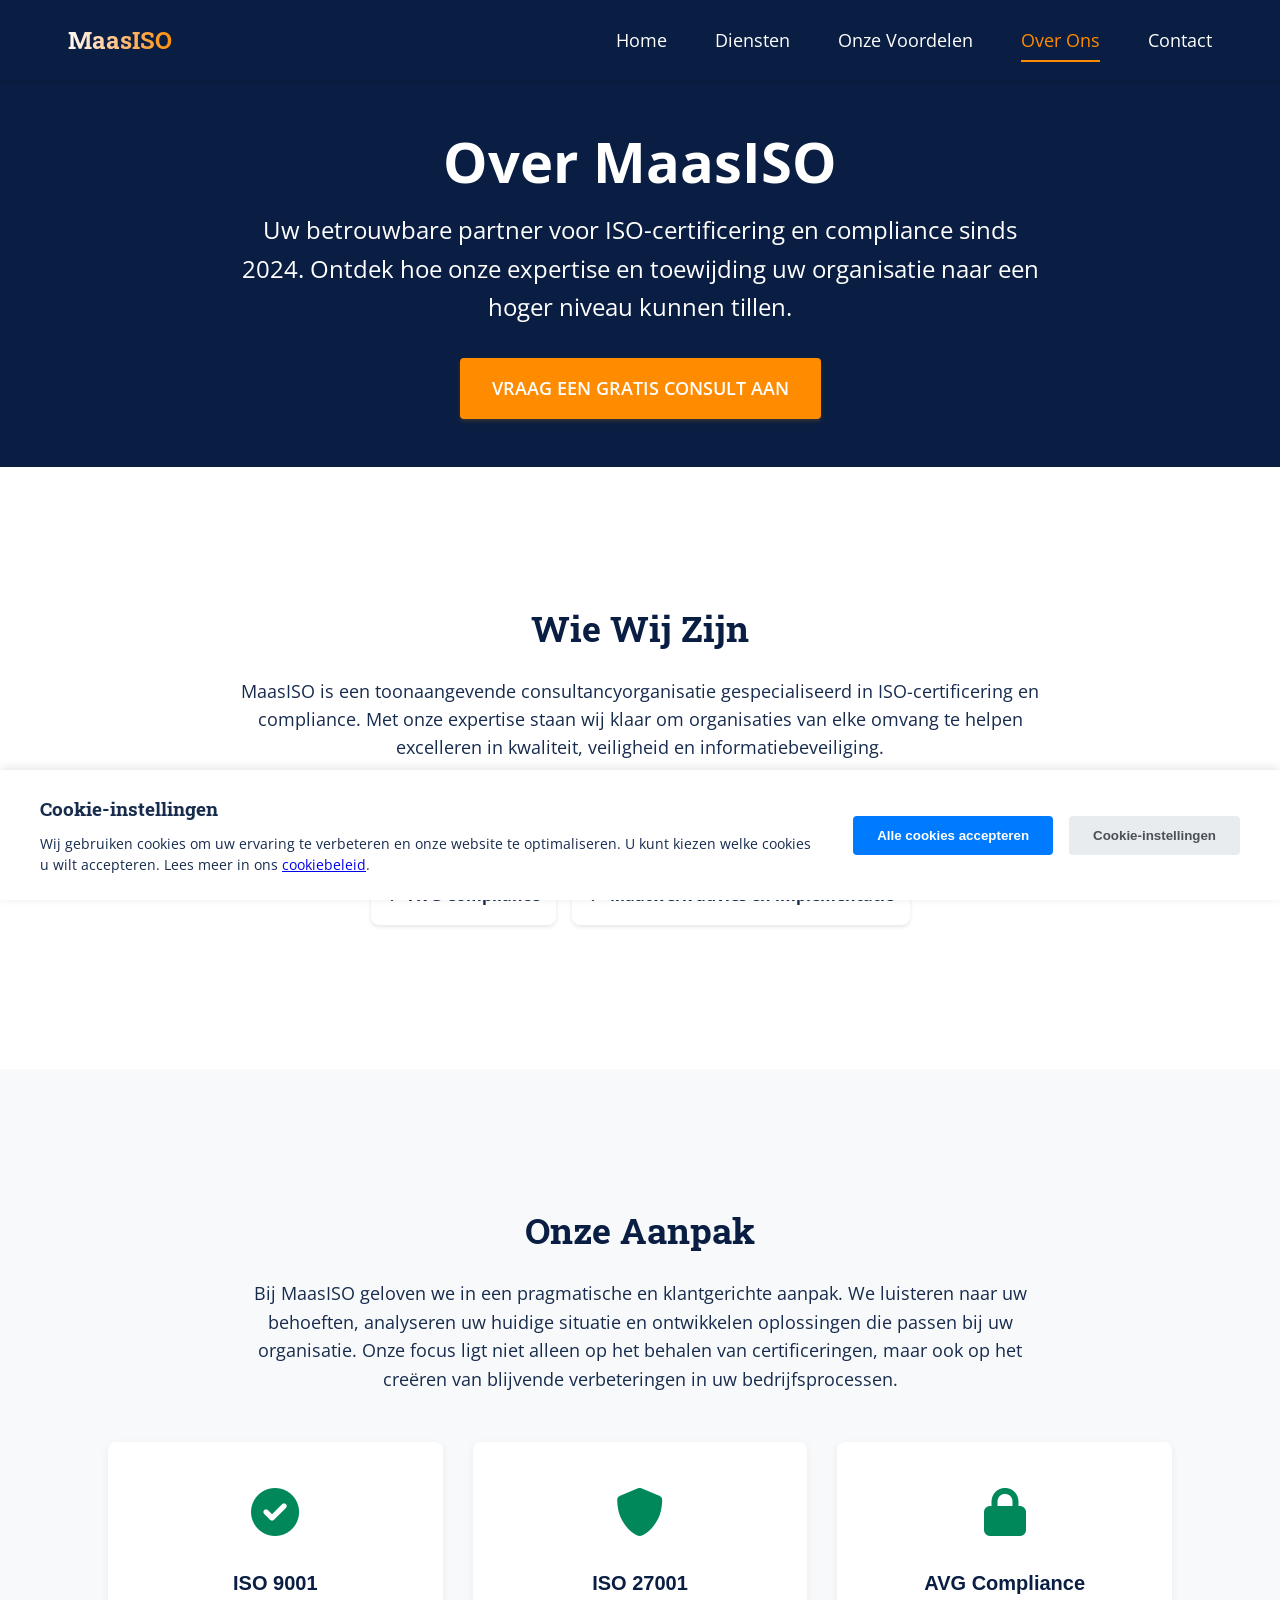
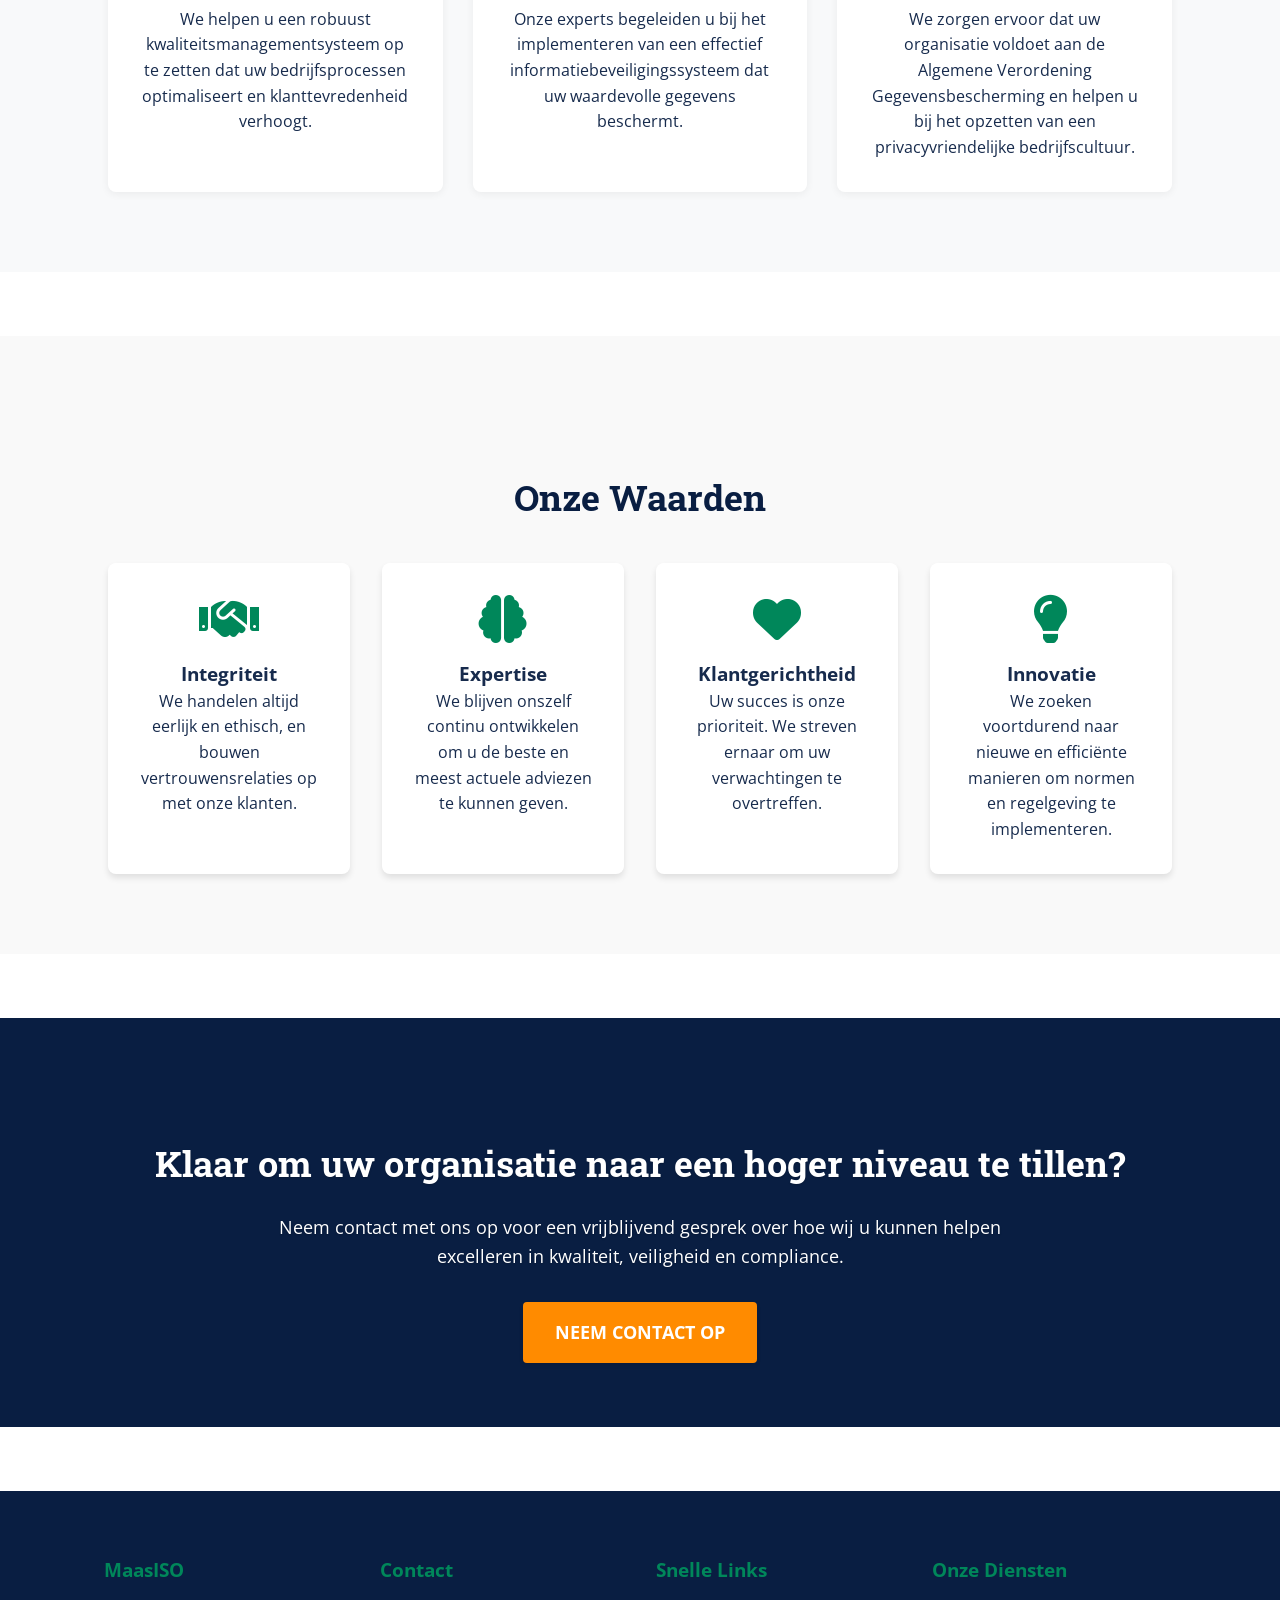
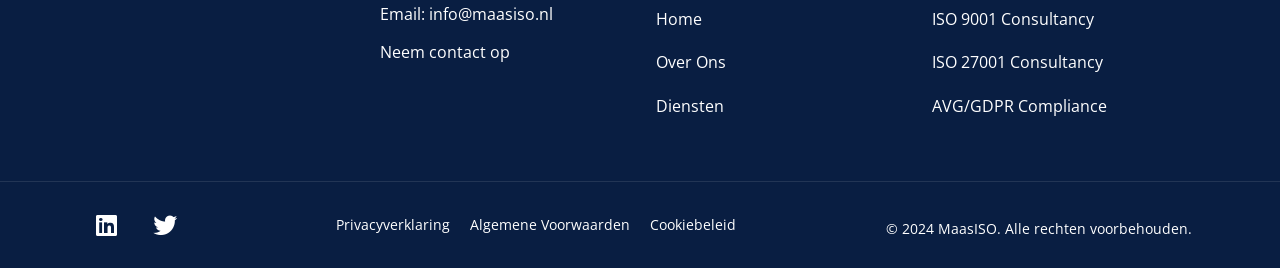
<file: over-ons.html>
<!DOCTYPE html>
<html lang="nl">
<head>
    <!-- Google tag (gtag.js) -->
<script async src="https://www.googletagmanager.com/gtag/js?id=G-QHY9D9XR7G"></script>
<script>
  window.dataLayer = window.dataLayer || [];
  function gtag(){dataLayer.push(arguments);}
  gtag('js', new Date());

  gtag('config', 'G-QHY9D9XR7G');
</script>
    <meta charset="UTF-8">
    <meta name="viewport" content="width=device-width, initial-scale=1.0">
    <title>Over MaasISO - Uw Partner in ISO Certificering en Compliance</title>
    <link rel="canonical" href="https://maasiso.nl/over-ons.html">
    <meta name="description" content="Ontdek meer over MaasISO, uw betrouwbare partner voor ISO-certificering en compliance. Leer hoe onze expertise en toewijding uw organisatie naar een hoger niveau kunnen tillen op het gebied van kwaliteit, veiligheid en compliance.">
    
    <!-- Open Graph meta tags -->
    <meta property="og:title" content="Over MaasISO - Uw Partner in ISO Certificering en Compliance">
    <meta property="og:description" content="Ontdek meer over MaasISO, uw betrouwbare partner voor ISO-certificering en compliance. Leer hoe onze expertise en toewijding uw organisatie naar een hoger niveau kunnen tillen op het gebied van kwaliteit, veiligheid en compliance.">
    <meta property="og:type" content="website">
    <meta property="og:url" content="https://maasiso.nl/over-ons.html">
    <meta property="og:image" content="https://maasiso.nl/images/over-ons-og.jpg">
    
    <!-- Twitter Card meta tags -->
    <meta name="twitter:card" content="summary_large_image">
    <meta name="twitter:title" content="Over MaasISO - Uw Partner in ISO Certificering en Compliance">
    <meta name="twitter:description" content="Ontdek meer over MaasISO, uw betrouwbare partner voor ISO-certificering en compliance. Leer hoe onze expertise en toewijding uw organisatie naar een hoger niveau kunnen tillen op het gebied van kwaliteit, veiligheid en compliance.">
    <meta name="twitter:image" content="https://maasiso.nl/images/over-ons-twitter.jpg">
    
    <!-- CSS Files -->
    <link rel="stylesheet" href="css/styles.min.css">
    
    <link href="https://fonts.googleapis.com/css2?family=Open+Sans:wght@400;700&family=Roboto+Slab:wght@400;700&display=swap" rel="stylesheet">
    <link rel="stylesheet" href="https://cdnjs.cloudflare.com/ajax/libs/font-awesome/6.0.0-beta3/css/all.min.css">
</head>
<body>
    <!-- Skip Link for Keyboard Users -->
    <a href="#main-content" class="skip-link">Direct naar hoofdinhoud</a>

    <header>
        <nav class="main-nav" aria-label="Hoofdnavigatie">
            <div class="container">
                <a href="index.html" class="logo" aria-label="MaasISO homepage">MaasISO</a>
                <button class="mobile-menu-toggle" aria-label="Menu openen" aria-expanded="false" aria-controls="nav-links">
                    <span></span>
                    <span></span>
                    <span></span>
                </button>
                <ul class="nav-links" id="nav-links">
                    <li><a href="index.html">Home</a></li>
                    <li><a href="diensten.html">Diensten</a></li>
                    <li><a href="waarom-maasiso.html">Onze Voordelen</a></li>
                    <li><a href="over-ons.html" aria-current="page">Over Ons</a></li>
                    <li><a href="contact.html">Contact</a></li>
                </ul>
            </div>
        </nav>
    </header>

    <main id="main-content">
        <section id="hero" class="hero" aria-label="Introductie">
            <div class="container">
                <h1>Over MaasISO</h1>
                <p class="lead">Uw betrouwbare partner voor ISO-certificering en compliance sinds 2024. Ontdek hoe onze expertise en toewijding uw organisatie naar een hoger niveau kunnen tillen.</p>
                <a href="contact.html" class="cta-button">Vraag een Gratis Consult Aan</a>
            </div>
        </section>

        <section id="wie-wij-zijn" class="section-padding" aria-label="Wie wij zijn">
            <div class="container">
                <h2 class="section-title fade-in">Wie Wij Zijn</h2>
                <div class="wie-wij-zijn-content fade-in">
                    <p>MaasISO is een toonaangevende consultancyorganisatie gespecialiseerd in ISO-certificering en compliance. Met onze expertise staan wij klaar om organisaties van elke omvang te helpen excelleren in kwaliteit, veiligheid en informatiebeveiliging.</p>
                    <ul class="expertise-list">
                        <li><i class="fas fa-check" aria-hidden="true" loading="lazy"></i> ISO 9001 Kwaliteitsmanagement</li>
                        <li><i class="fas fa-check" aria-hidden="true" loading="lazy"></i> ISO 27001 Informatiebeveiliging</li>
                        <li><i class="fas fa-check" aria-hidden="true" loading="lazy"></i> AVG Compliance</li>
                        <li><i class="fas fa-check" aria-hidden="true" loading="lazy"></i> Maatwerk advies en implementatie</li>
                    </ul>
                </div>
            </div>
        </section>

        <section id="onze-aanpak" class="section-padding bg-light" aria-label="Onze aanpak">
            <div class="container">
                <h2 class="section-title fade-in">Onze Aanpak</h2>
                <p class="section-intro fade-in">Bij MaasISO geloven we in een pragmatische en klantgerichte aanpak. We luisteren naar uw behoeften, analyseren uw huidige situatie en ontwikkelen oplossingen die passen bij uw organisatie. Onze focus ligt niet alleen op het behalen van certificeringen, maar ook op het creëren van blijvende verbeteringen in uw bedrijfsprocessen.</p>
                <div class="services-grid">
                    <div class="service-card fade-in">
                        <div class="service-icon">
                            <i class="fas fa-check-circle" aria-hidden="true" loading="lazy"></i>
                        </div>
                        <h3>ISO 9001</h3>
                        <p>We helpen u een robuust kwaliteitsmanagementsysteem op te zetten dat uw bedrijfsprocessen optimaliseert en klanttevredenheid verhoogt.</p>
                    </div>
                    <div class="service-card fade-in">
                        <div class="service-icon">
                            <i class="fas fa-shield-alt" aria-hidden="true" loading="lazy"></i>
                        </div>
                        <h3>ISO 27001</h3>
                        <p>Onze experts begeleiden u bij het implementeren van een effectief informatiebeveiligingssysteem dat uw waardevolle gegevens beschermt.</p>
                    </div>
                    <div class="service-card fade-in">
                        <div class="service-icon">
                            <i class="fas fa-lock" aria-hidden="true" loading="lazy"></i>
                        </div>
                        <h3>AVG Compliance</h3>
                        <p>We zorgen ervoor dat uw organisatie voldoet aan de Algemene Verordening Gegevensbescherming en helpen u bij het opzetten van een privacyvriendelijke bedrijfscultuur.</p>
                    </div>
                </div>
            </div>
        </section>

        <section id="onze-waarden" class="section-padding bg-light" aria-label="Onze waarden">
            <div class="container">
                <h2 class="section-title fade-in">Onze Waarden</h2>
                <div class="waarden-grid">
                    <div class="waarde-item fade-in">
                        <i class="fas fa-handshake" aria-hidden="true" loading="lazy"></i>
                        <h3>Integriteit</h3>
                        <p>We handelen altijd eerlijk en ethisch, en bouwen vertrouwensrelaties op met onze klanten.</p>
                    </div>
                    <div class="waarde-item fade-in">
                        <i class="fas fa-brain" aria-hidden="true" loading="lazy"></i>
                        <h3>Expertise</h3>
                        <p>We blijven onszelf continu ontwikkelen om u de beste en meest actuele adviezen te kunnen geven.</p>
                    </div>
                    <div class="waarde-item fade-in">
                        <i class="fas fa-heart" aria-hidden="true" loading="lazy"></i>
                        <h3>Klantgerichtheid</h3>
                        <p>Uw succes is onze prioriteit. We streven ernaar om uw verwachtingen te overtreffen.</p>
                    </div>
                    <div class="waarde-item fade-in">
                        <i class="fas fa-lightbulb" aria-hidden="true" loading="lazy"></i>
                        <h3>Innovatie</h3>
                        <p>We zoeken voortdurend naar nieuwe en efficiënte manieren om normen en regelgeving te implementeren.</p>
                    </div>
                </div>
            </div>
        </section>

        <section id="cta" class="section-padding bg-primary" aria-label="Contact Oproep">
            <div class="container">
                <h2 class="section-title fade-in">Klaar om uw organisatie naar een hoger niveau te tillen?</h2>
                <p class="fade-in">Neem contact met ons op voor een vrijblijvend gesprek over hoe wij u kunnen helpen excelleren in kwaliteit, veiligheid en compliance.</p>
                <a href="contact.html" class="cta-button fade-in">NEEM CONTACT OP</a>
            </div>
        </section>
    </main>

    <footer>
        <div class="container">
            <div class="footer-section company-info">
                <h4>MaasISO</h4>
            </div>
            <div class="footer-section contact">
                <h4>Contact</h4>
                <p>Email: info@maasiso.nl</p>
                <p><a href="contact.html">Neem contact op</a></p>
            </div>
            <div class="footer-section quick-links">
                <h4>Snelle Links</h4>
                <nav aria-label="Snelle navigatie">
                    <a href="index.html">Home</a>
                    <a href="over-ons.html">Over Ons</a>
                    <a href="diensten.html">Diensten</a>
                </nav>
            </div>
            <div class="footer-section services">
                <h4>Onze Diensten</h4>
                <nav aria-label="Diensten navigatie">
                    <a href="iso-9001.html">ISO 9001 Consultancy</a>
                    <a href="iso-27001.html">ISO 27001 Consultancy</a>
                    <a href="avg-compliance.html">AVG/GDPR Compliance</a>
                </nav>
            </div>
        </div>
        <div class="sub-footer">
            <div class="container">
                <div class="social-media">
                    <a href="https://www.linkedin.com/company/maasiso" target="_blank" rel="noopener noreferrer" aria-label="MaasISO LinkedIn">
                        <i class="fab fa-linkedin" aria-hidden="true"></i>
                    </a>
                    <a href="https://twitter.com/maasiso" target="_blank" rel="noopener noreferrer" aria-label="MaasISO Twitter">
                        <i class="fab fa-twitter" aria-hidden="true"></i>
                    </a>
                </div>
                <div class="legal-links">
                    <a href="privacyverklaring.html">Privacyverklaring</a>
                    <a href="algemene-voorwaarden.html">Algemene Voorwaarden</a>
                    <a href="cookiebeleid.html">Cookiebeleid</a>
                </div>
                <p>&copy; 2024 MaasISO. Alle rechten voorbehouden.</p>
            </div>
        </div>
    </footer>

    <!-- Scripts -->
    <script src="js/main.min.js"></script>
    <script src="js/cookie-banner.min.js"></script>
    <script src="js/scroll-to-top.min.js"></script>
</body>
</html>
</file>
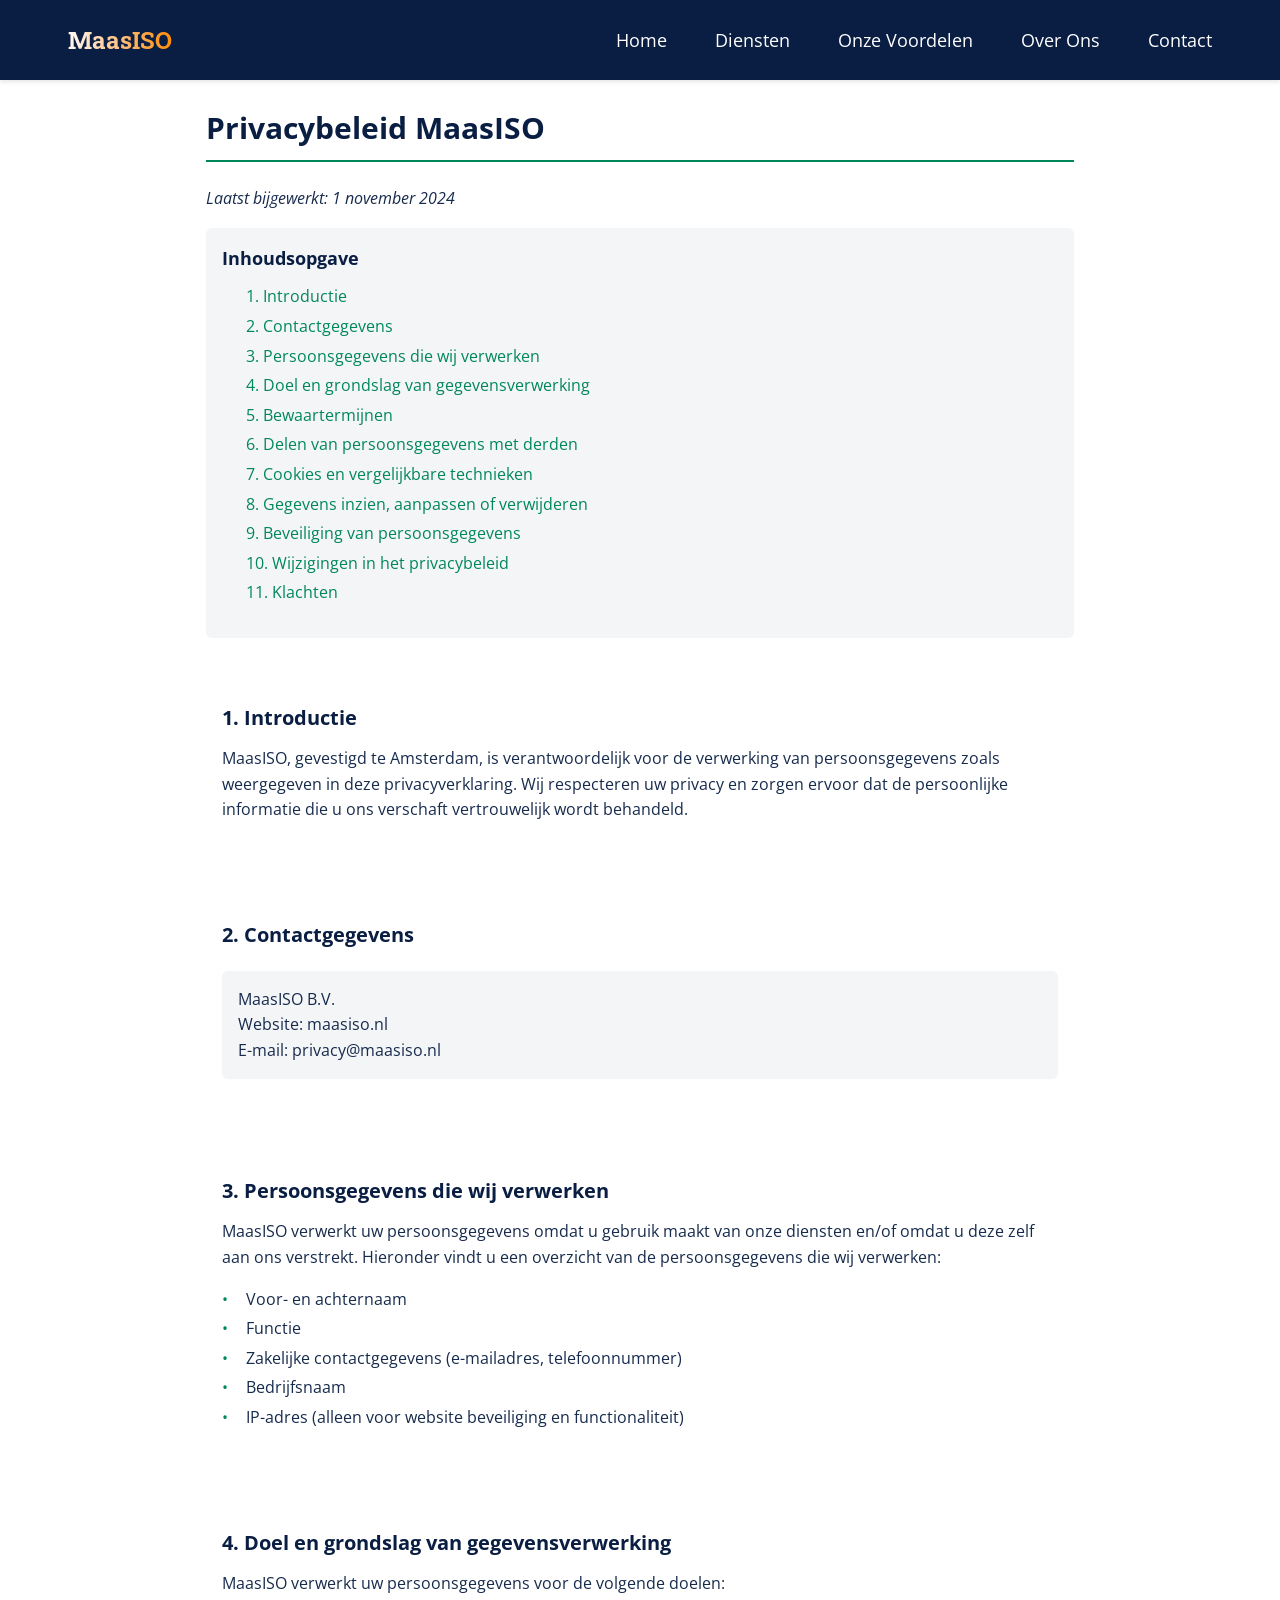
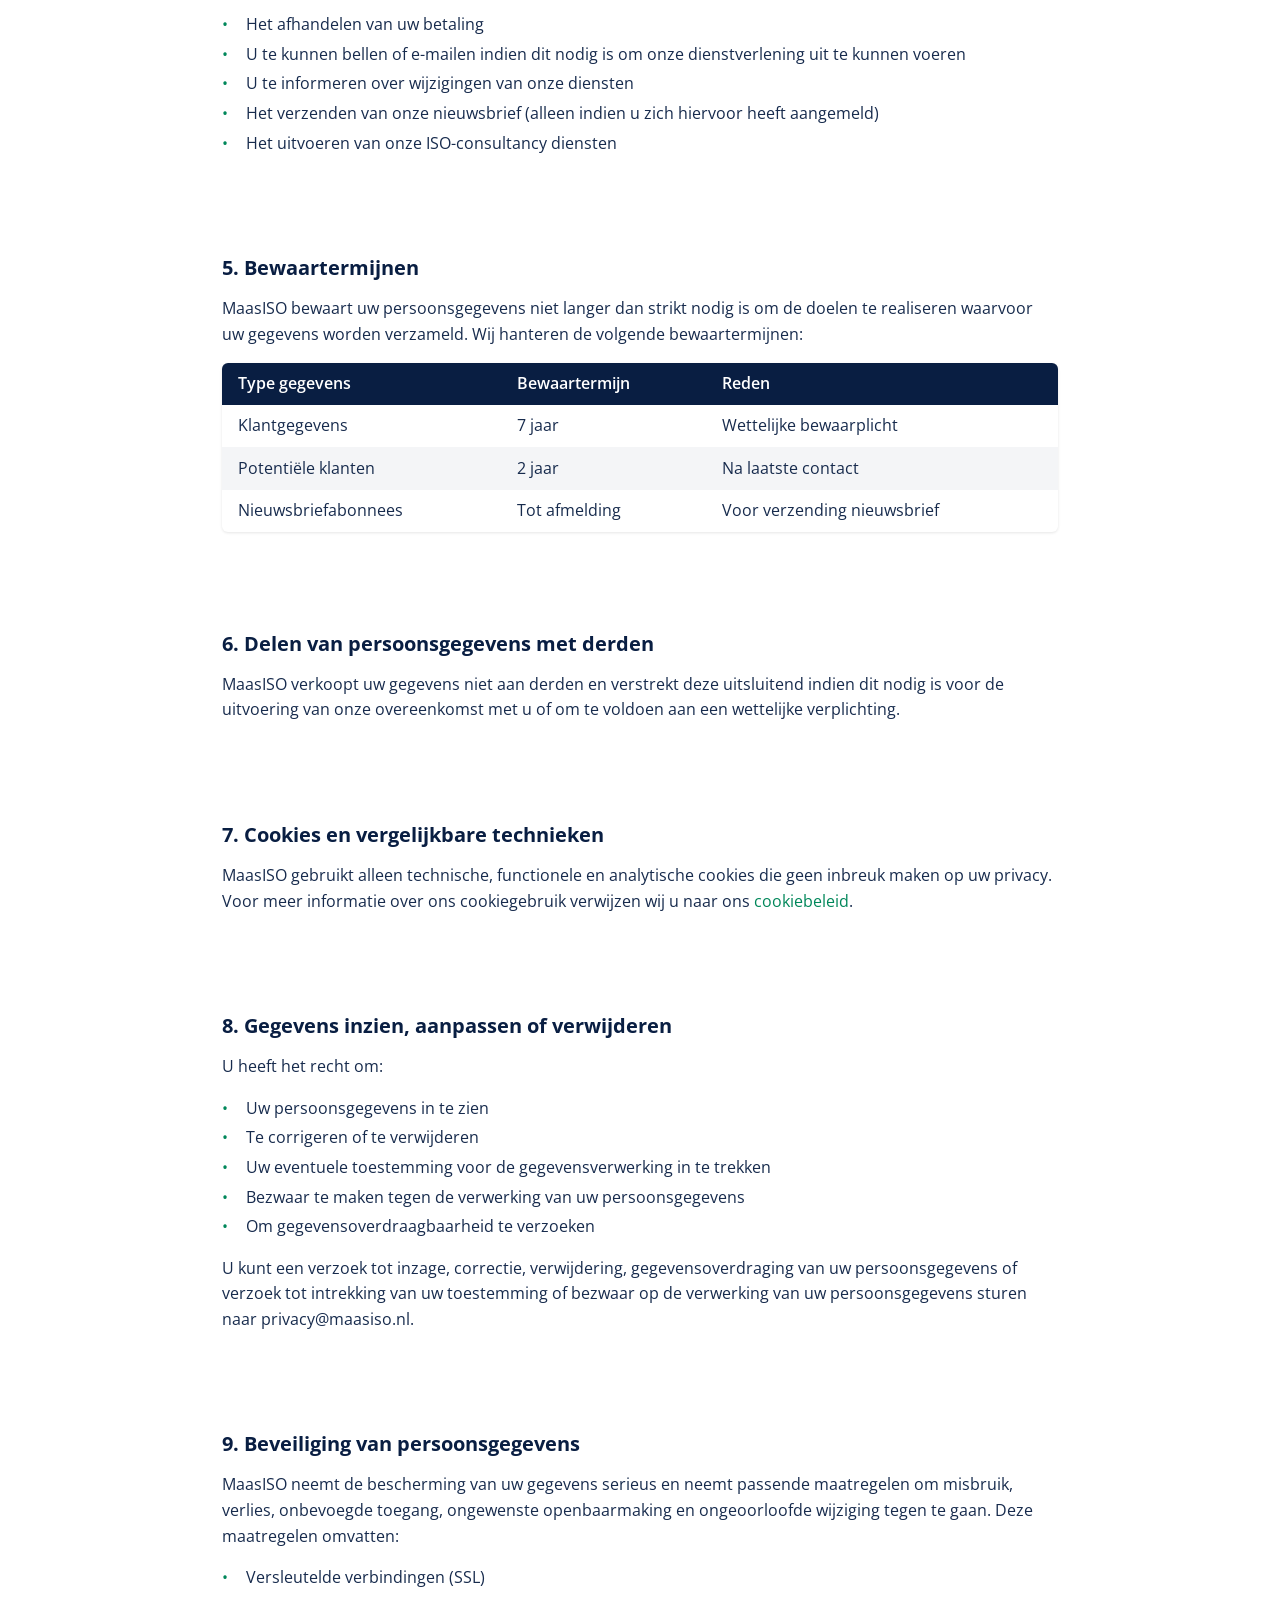
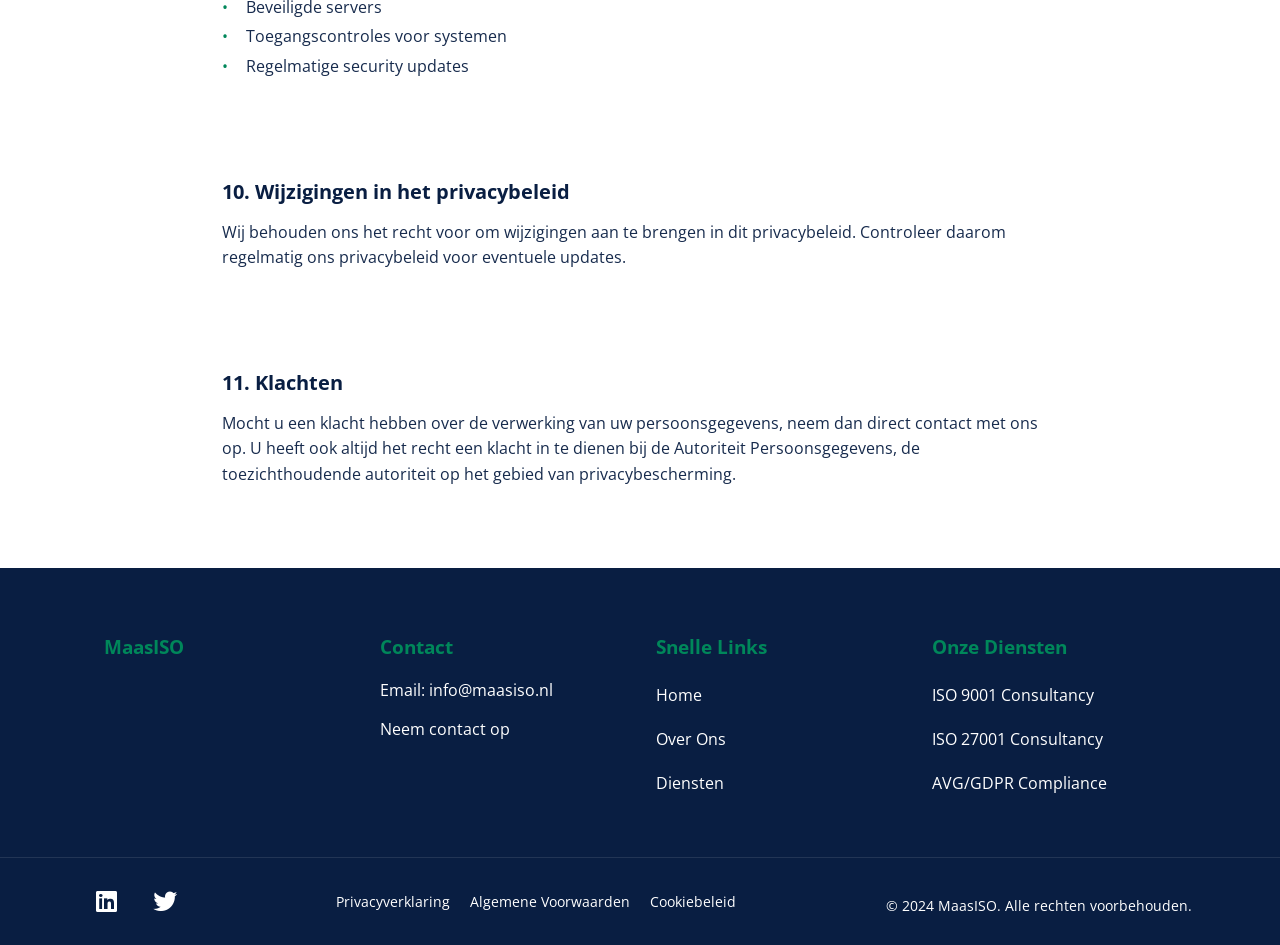
<file: privacyverklaring.html>
<!DOCTYPE html>
<html lang="nl">
<head>
    <!-- Google tag (gtag.js) -->
<script async src="https://www.googletagmanager.com/gtag/js?id=G-QHY9D9XR7G"></script>
<script>
  window.dataLayer = window.dataLayer || [];
  function gtag(){dataLayer.push(arguments);}
  gtag('js', new Date());

  gtag('config', 'G-QHY9D9XR7G');
</script>
    <meta charset="UTF-8">
    <meta name="viewport" content="width=device-width, initial-scale=1.0">
    <meta name="description" content="Lees ons privacybeleid voor informatie over hoe MaasISO uw persoonsgegevens verzamelt, gebruikt en beschermt, en welke rechten u heeft met betrekking tot uw gegevens.">
    <title>Privacybeleid - MaasISO</title>
    
    <!-- Open Graph / Facebook -->
    <meta property="og:type" content="website">
    <meta property="og:url" content="https://maasiso.nl/privacyverklaring.html">
    <meta property="og:title" content="Privacybeleid - MaasISO">
    <meta property="og:description" content="Lees ons privacybeleid voor informatie over hoe MaasISO uw persoonsgegevens verzamelt, gebruikt en beschermt, en welke rechten u heeft met betrekking tot uw gegevens.">
    <meta property="og:image" content="https://maasiso.nl/images/og-image.jpg">

    <!-- Twitter -->
    <meta name="twitter:card" content="summary_large_image">
    <meta name="twitter:url" content="https://maasiso.nl/privacyverklaring.html">
    <meta name="twitter:title" content="Privacybeleid - MaasISO">
    <meta name="twitter:description" content="Lees ons privacybeleid voor informatie over hoe MaasISO uw persoonsgegevens verzamelt, gebruikt en beschermt, en welke rechten u heeft met betrekking tot uw gegevens.">
    <meta name="twitter:image" content="https://maasiso.nl/images/og-image.jpg">

    <link rel="canonical" href="https://maasiso.nl/privacyverklaring.html">
    <link rel="icon" type="image/svg+xml" href="images/icons/favicon.svg">
    <link rel="stylesheet" href="css/styles.min.css">
    <link href="https://fonts.googleapis.com/css2?family=Open+Sans:wght@400;700&family=Roboto+Slab:wght@400;700&display=swap" rel="stylesheet">
    <link rel="stylesheet" href="https://cdnjs.cloudflare.com/ajax/libs/font-awesome/6.0.0-beta3/css/all.min.css">
</head>
<body>
    <header>
        <nav class="main-nav" aria-label="Hoofdnavigatie">
            <div class="container">
                <a href="index.html" class="logo" aria-label="MaasISO homepage">MaasISO</a>
                <button class="mobile-menu-toggle" aria-label="Menu openen" aria-expanded="false" aria-controls="nav-links">
                    <span></span>
                    <span></span>
                    <span></span>
                </button>
                <ul class="nav-links" id="nav-links">
                    <li><a href="index.html">Home</a></li>
                    <li><a href="diensten.html">Diensten</a></li>
                    <li><a href="waarom-maasiso.html">Onze Voordelen</a></li>
                    <li><a href="over-ons.html">Over Ons</a></li>
                    <li><a href="contact.html">Contact</a></li>
                </ul>
            </div>
        </nav>
    </header>

    <main id="main-content">
        <div class="container">
            <div class="legal-content">
                <h1>Privacybeleid MaasISO</h1>
                <p class="last-updated">Laatst bijgewerkt: 1 november 2024</p>

                <div class="table-of-contents">
                    <h2>Inhoudsopgave</h2>
                    <ul>
                        <li><a href="#introductie">1. Introductie</a></li>
                        <li><a href="#contactgegevens">2. Contactgegevens</a></li>
                        <li><a href="#persoonsgegevens">3. Persoonsgegevens die wij verwerken</a></li>
                        <li><a href="#doel-grondslag">4. Doel en grondslag van gegevensverwerking</a></li>
                        <li><a href="#bewaartermijnen">5. Bewaartermijnen</a></li>
                        <li><a href="#delen-derden">6. Delen van persoonsgegevens met derden</a></li>
                        <li><a href="#cookies">7. Cookies en vergelijkbare technieken</a></li>
                        <li><a href="#gegevens-inzien">8. Gegevens inzien, aanpassen of verwijderen</a></li>
                        <li><a href="#beveiliging">9. Beveiliging van persoonsgegevens</a></li>
                        <li><a href="#wijzigingen">10. Wijzigingen in het privacybeleid</a></li>
                        <li><a href="#klachten">11. Klachten</a></li>
                    </ul>
                </div>

                <section id="introductie">
                    <h2>1. Introductie</h2>
                    <p>MaasISO, gevestigd te Amsterdam, is verantwoordelijk voor de verwerking van persoonsgegevens zoals weergegeven in deze privacyverklaring. Wij respecteren uw privacy en zorgen ervoor dat de persoonlijke informatie die u ons verschaft vertrouwelijk wordt behandeld.</p>
                </section>

                <section id="contactgegevens">
                    <h2>2. Contactgegevens</h2>
                    <address>
                        MaasISO B.V.<br>
                        Website: maasiso.nl<br>
                        E-mail: privacy@maasiso.nl<br>
                    </address>
                </section>

                <section id="persoonsgegevens">
                    <h2>3. Persoonsgegevens die wij verwerken</h2>
                    <p>MaasISO verwerkt uw persoonsgegevens omdat u gebruik maakt van onze diensten en/of omdat u deze zelf aan ons verstrekt. Hieronder vindt u een overzicht van de persoonsgegevens die wij verwerken:</p>
                    <ul>
                        <li>Voor- en achternaam</li>
                        <li>Functie</li>
                        <li>Zakelijke contactgegevens (e-mailadres, telefoonnummer)</li>
                        <li>Bedrijfsnaam</li>
                        <li>IP-adres (alleen voor website beveiliging en functionaliteit)</li>
                    </ul>
                </section>

                <section id="doel-grondslag">
                    <h2>4. Doel en grondslag van gegevensverwerking</h2>
                    <p>MaasISO verwerkt uw persoonsgegevens voor de volgende doelen:</p>
                    <ul>
                        <li>Het afhandelen van uw betaling</li>
                        <li>U te kunnen bellen of e-mailen indien dit nodig is om onze dienstverlening uit te kunnen voeren</li>
                        <li>U te informeren over wijzigingen van onze diensten</li>
                        <li>Het verzenden van onze nieuwsbrief (alleen indien u zich hiervoor heeft aangemeld)</li>
                        <li>Het uitvoeren van onze ISO-consultancy diensten</li>
                    </ul>
                </section>

                <section id="bewaartermijnen">
                    <h2>5. Bewaartermijnen</h2>
                    <p>MaasISO bewaart uw persoonsgegevens niet langer dan strikt nodig is om de doelen te realiseren waarvoor uw gegevens worden verzameld. Wij hanteren de volgende bewaartermijnen:</p>
                    <table>
                        <thead>
                            <tr>
                                <th>Type gegevens</th>
                                <th>Bewaartermijn</th>
                                <th>Reden</th>
                            </tr>
                        </thead>
                        <tbody>
                            <tr>
                                <td>Klantgegevens</td>
                                <td>7 jaar</td>
                                <td>Wettelijke bewaarplicht</td>
                            </tr>
                            <tr>
                                <td>Potentiële klanten</td>
                                <td>2 jaar</td>
                                <td>Na laatste contact</td>
                            </tr>
                            <tr>
                                <td>Nieuwsbriefabonnees</td>
                                <td>Tot afmelding</td>
                                <td>Voor verzending nieuwsbrief</td>
                            </tr>
                        </tbody>
                    </table>
                </section>

                <section id="delen-derden">
                    <h2>6. Delen van persoonsgegevens met derden</h2>
                    <p>MaasISO verkoopt uw gegevens niet aan derden en verstrekt deze uitsluitend indien dit nodig is voor de uitvoering van onze overeenkomst met u of om te voldoen aan een wettelijke verplichting.</p>
                </section>

                <section id="cookies">
                    <h2>7. Cookies en vergelijkbare technieken</h2>
                    <p>MaasISO gebruikt alleen technische, functionele en analytische cookies die geen inbreuk maken op uw privacy. Voor meer informatie over ons cookiegebruik verwijzen wij u naar ons <a href="cookiebeleid.html">cookiebeleid</a>.</p>
                </section>

                <section id="gegevens-inzien">
                    <h2>8. Gegevens inzien, aanpassen of verwijderen</h2>
                    <p>U heeft het recht om:</p>
                    <ul>
                        <li>Uw persoonsgegevens in te zien</li>
                        <li>Te corrigeren of te verwijderen</li>
                        <li>Uw eventuele toestemming voor de gegevensverwerking in te trekken</li>
                        <li>Bezwaar te maken tegen de verwerking van uw persoonsgegevens</li>
                        <li>Om gegevensoverdraagbaarheid te verzoeken</li>
                    </ul>
                    <p>U kunt een verzoek tot inzage, correctie, verwijdering, gegevensoverdraging van uw persoonsgegevens of verzoek tot intrekking van uw toestemming of bezwaar op de verwerking van uw persoonsgegevens sturen naar privacy@maasiso.nl.</p>
                </section>

                <section id="beveiliging">
                    <h2>9. Beveiliging van persoonsgegevens</h2>
                    <p>MaasISO neemt de bescherming van uw gegevens serieus en neemt passende maatregelen om misbruik, verlies, onbevoegde toegang, ongewenste openbaarmaking en ongeoorloofde wijziging tegen te gaan. Deze maatregelen omvatten:</p>
                    <ul>
                        <li>Versleutelde verbindingen (SSL)</li>
                        <li>Beveiligde servers</li>
                        <li>Toegangscontroles voor systemen</li>
                        <li>Regelmatige security updates</li>
                    </ul>
                </section>

                <section id="wijzigingen">
                    <h2>10. Wijzigingen in het privacybeleid</h2>
                    <p>Wij behouden ons het recht voor om wijzigingen aan te brengen in dit privacybeleid. Controleer daarom regelmatig ons privacybeleid voor eventuele updates.</p>
                </section>

                <section id="klachten">
                    <h2>11. Klachten</h2>
                    <p>Mocht u een klacht hebben over de verwerking van uw persoonsgegevens, neem dan direct contact met ons op. U heeft ook altijd het recht een klacht in te dienen bij de Autoriteit Persoonsgegevens, de toezichthoudende autoriteit op het gebied van privacybescherming.</p>
                </section>
            </div>
        </div>
    </main>

    <footer>
        <div class="container">
            <div class="footer-section company-info">
                <h4>MaasISO</h4>
            </div>
            <div class="footer-section contact">
                <h4>Contact</h4>
                <p>Email: info@maasiso.nl</p>
                <p><a href="contact.html">Neem contact op</a></p>
            </div>
            <div class="footer-section quick-links">
                <h4>Snelle Links</h4>
                <nav aria-label="Snelle navigatie">
                    <a href="index.html">Home</a>
                    <a href="over-ons.html">Over Ons</a>
                    <a href="diensten.html">Diensten</a>
                </nav>
            </div>
            <div class="footer-section services">
                <h4>Onze Diensten</h4>
                <nav aria-label="Diensten navigatie">
                    <a href="iso-9001.html">ISO 9001 Consultancy</a>
                    <a href="iso-27001.html">ISO 27001 Consultancy</a>
                    <a href="avg-compliance.html">AVG/GDPR Compliance</a>
                </nav>
            </div>
        </div>
        <div class="sub-footer">
            <div class="container">
                <div class="social-media">
                    <a href="https://www.linkedin.com/company/maasiso" target="_blank" rel="noopener noreferrer" aria-label="MaasISO LinkedIn">
                        <i class="fab fa-linkedin" aria-hidden="true"></i>
                    </a>
                    <a href="https://twitter.com/maasiso" target="_blank" rel="noopener noreferrer" aria-label="MaasISO Twitter">
                        <i class="fab fa-twitter" aria-hidden="true"></i>
                    </a>
                </div>
                <div class="legal-links">
                    <a href="privacyverklaring.html">Privacyverklaring</a>
                    <a href="algemene-voorwaarden.html">Algemene Voorwaarden</a>
                    <a href="cookiebeleid.html">Cookiebeleid</a>
                </div>
                <p>&copy; 2024 MaasISO. Alle rechten voorbehouden.</p>
            </div>
        </div>
    </footer>

    <script src="js/main.min.js"></script>
</body>
</html>
</file>
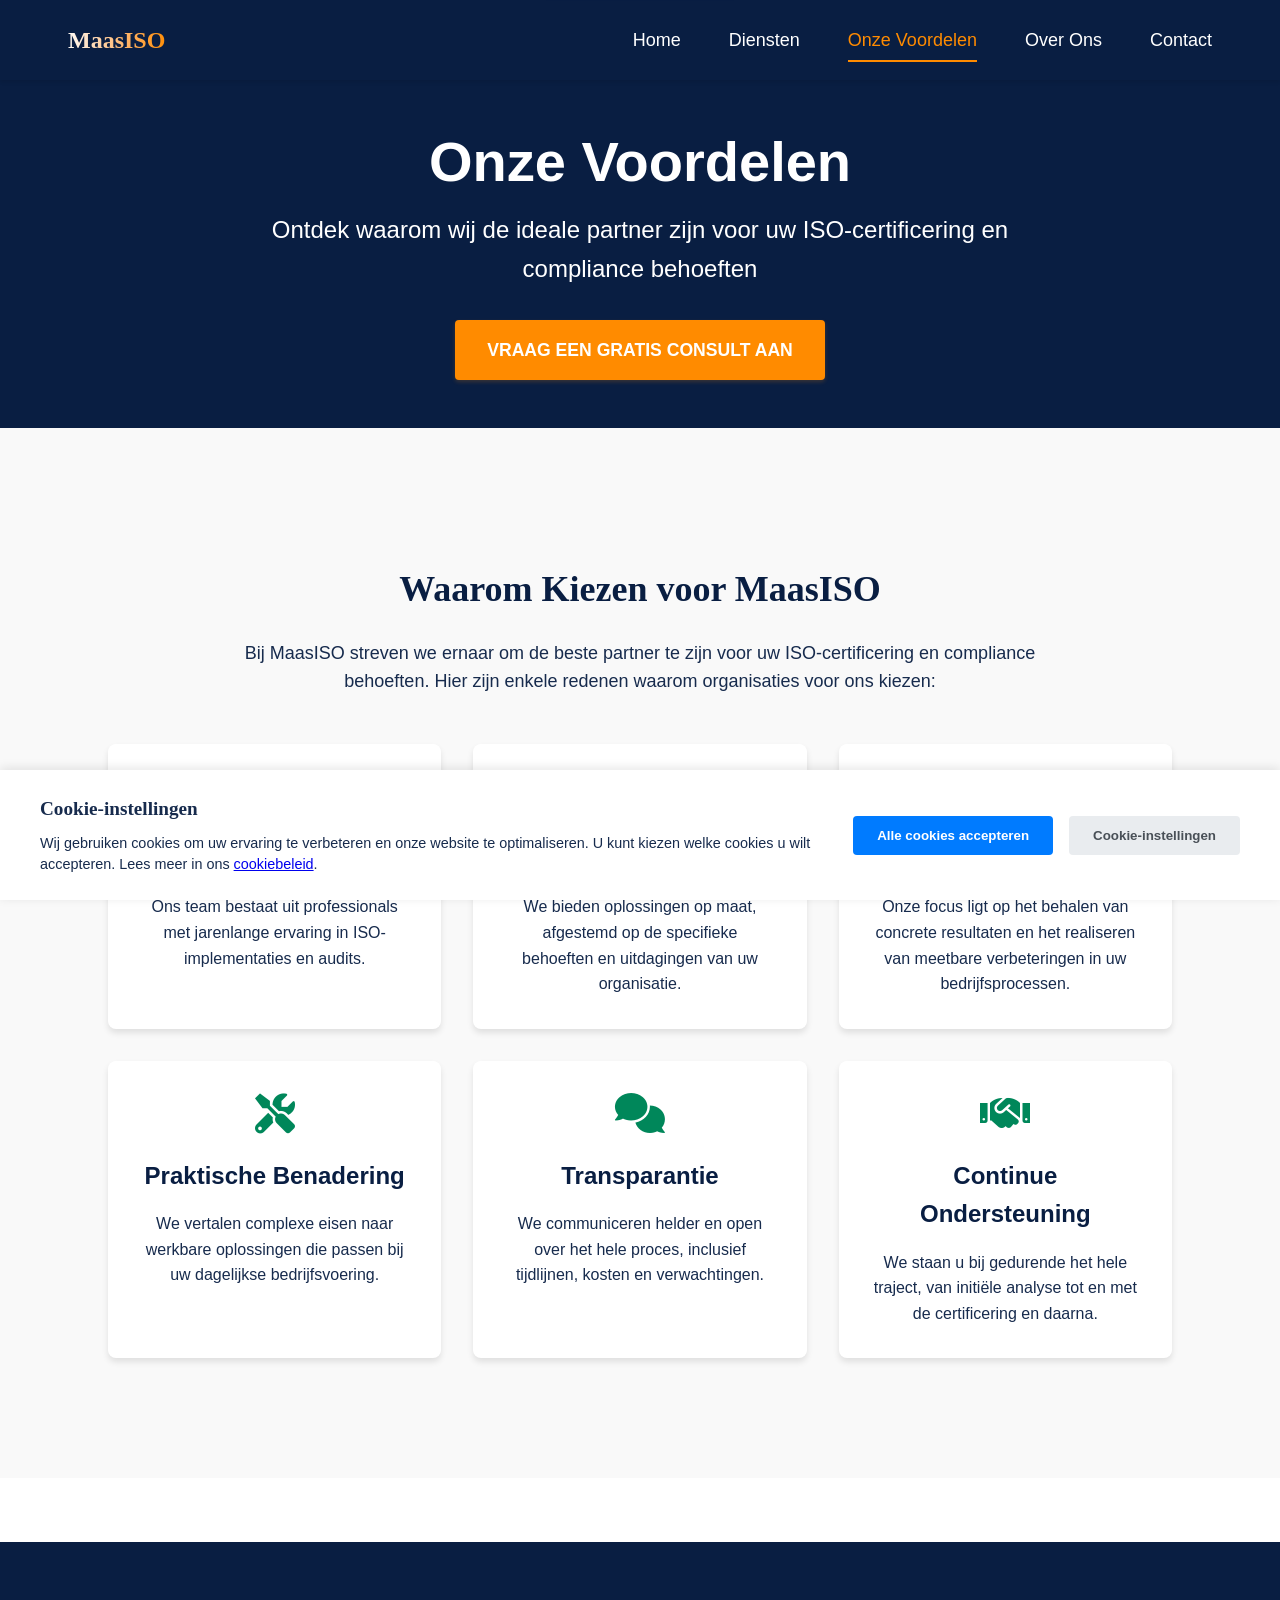
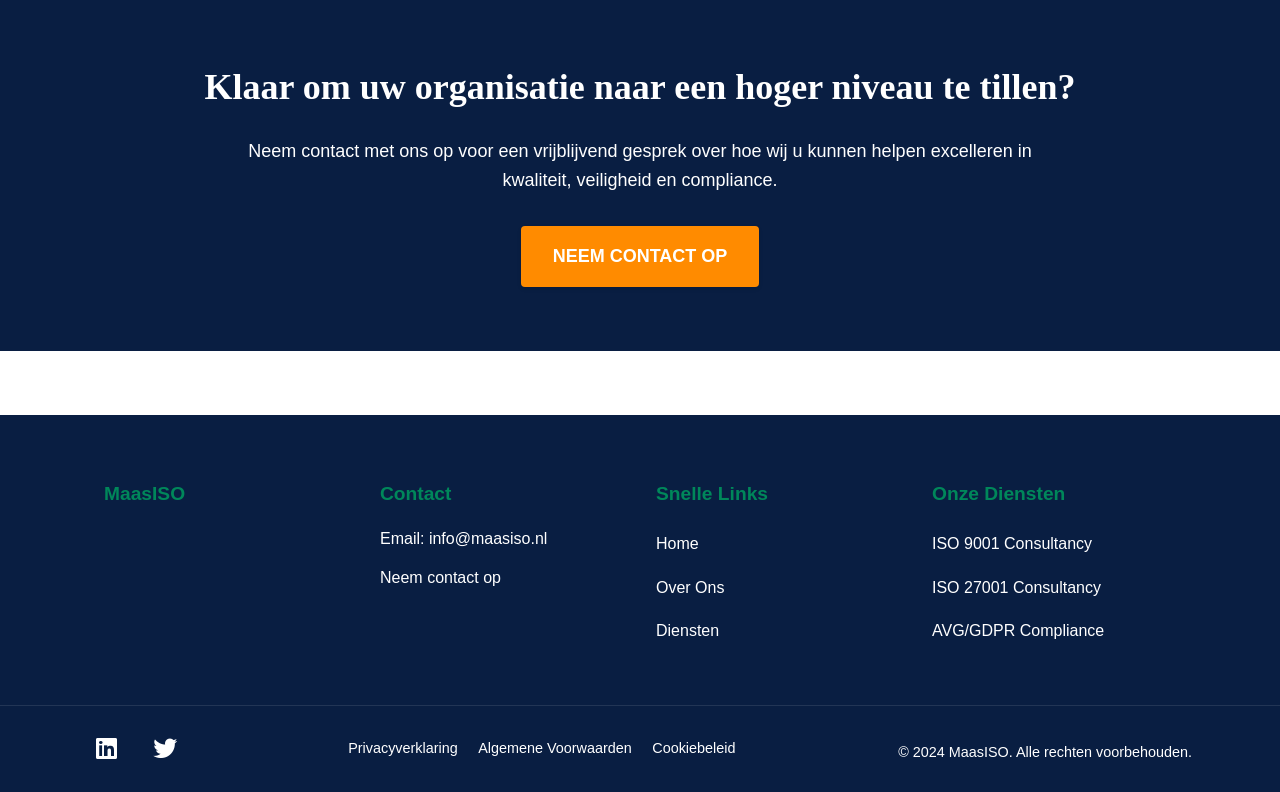
<file: waarom-maasiso.html>
<!DOCTYPE html>
<html lang="nl">
<head>
    <!-- Google tag (gtag.js) -->
<script async src="https://www.googletagmanager.com/gtag/js?id=G-QHY9D9XR7G"></script>
<script>
  window.dataLayer = window.dataLayer || [];
  function gtag(){dataLayer.push(arguments);}
  gtag('js', new Date());

  gtag('config', 'G-QHY9D9XR7G');
</script>
    <meta charset="UTF-8">
    <meta name="viewport" content="width=device-width, initial-scale=1.0">
    <title>Waarom MaasISO - ISO Consultancy</title>
    
    <!-- Schema.org markup -->
    <script type="application/ld+json">
    {
      "@context": "https://schema.org",
      "@graph": [
        {
          "@type": "WebPage",
          "@id": "https://maasiso.nl/waarom-maasiso.html#webpage",
          "url": "https://maasiso.nl/waarom-maasiso.html",
          "name": "Waarom MaasISO - ISO Consultancy",
          "description": "Ontdek waarom MaasISO de ideale partner is voor uw ISO-certificering en compliance behoeften. Leer over onze expertise, aanpak en klantgerichte service.",
          "isPartOf": {"@id": "https://maasiso.nl/#website"},
          "breadcrumb": {"@id": "https://maasiso.nl/waarom-maasiso.html#breadcrumb"},
          "mainEntity": {"@id": "https://maasiso.nl/waarom-maasiso.html#about"}
        },
        {
          "@type": "BreadcrumbList",
          "@id": "https://maasiso.nl/waarom-maasiso.html#breadcrumb",
          "itemListElement": [
            {
              "@type": "ListItem",
              "position": 1,
              "item": {
                "@id": "https://maasiso.nl/",
                "name": "Home"
              }
            },
            {
              "@type": "ListItem",
              "position": 2,
              "item": {
                "@id": "https://maasiso.nl/waarom-maasiso.html",
                "name": "Onze Voordelen"
              }
            }
          ]
        },
        {
          "@type": "AboutPage",
          "@id": "https://maasiso.nl/waarom-maasiso.html#about",
          "headline": "Onze Voordelen",
          "description": "Ontdek waarom wij de ideale partner zijn voor uw ISO-certificering en compliance behoeften",
          "publisher": {"@id": "https://maasiso.nl/#organization"},
          "mainEntityOfPage": {"@id": "https://maasiso.nl/waarom-maasiso.html#webpage"}
        },
        {
          "@type": "ItemList",
          "@id": "https://maasiso.nl/waarom-maasiso.html#advantages",
          "itemListElement": [
            {
              "@type": "ListItem",
              "position": 1,
              "item": {
                "@type": "Thing",
                "name": "Expertise",
                "description": "Ons team bestaat uit professionals met jarenlange ervaring in ISO-implementaties en audits."
              }
            },
            {
              "@type": "ListItem",
              "position": 2,
              "item": {
                "@type": "Thing",
                "name": "Maatwerk Aanpak",
                "description": "We bieden oplossingen op maat, afgestemd op de specifieke behoeften en uitdagingen van uw organisatie."
              }
            },
            {
              "@type": "ListItem",
              "position": 3,
              "item": {
                "@type": "Thing",
                "name": "Resultaatgericht",
                "description": "Onze focus ligt op het behalen van concrete resultaten en het realiseren van meetbare verbeteringen in uw bedrijfsprocessen."
              }
            },
            {
              "@type": "ListItem",
              "position": 4,
              "item": {
                "@type": "Thing",
                "name": "Praktische Benadering",
                "description": "We vertalen complexe eisen naar werkbare oplossingen die passen bij uw dagelijkse bedrijfsvoering."
              }
            },
            {
              "@type": "ListItem",
              "position": 5,
              "item": {
                "@type": "Thing",
                "name": "Transparantie",
                "description": "We communiceren helder en open over het hele proces, inclusief tijdlijnen, kosten en verwachtingen."
              }
            },
            {
              "@type": "ListItem",
              "position": 6,
              "item": {
                "@type": "Thing",
                "name": "Continue Ondersteuning",
                "description": "We staan u bij gedurende het hele traject, van initiële analyse tot en met de certificering en daarna."
              }
            }
          ]
        }
      ]
    }
    </script>
    
    <!-- Security Headers -->
    <meta http-equiv="Content-Security-Policy" content="default-src 'self'; style-src 'self' https://fonts.googleapis.com https://cdnjs.cloudflare.com 'unsafe-inline'; script-src 'self' 'unsafe-inline'; font-src 'self' https://fonts.gstatic.com https://cdnjs.cloudflare.com; img-src 'self' data: https:; connect-src 'self';">
    <meta http-equiv="X-Content-Type-Options" content="nosniff">
    <meta http-equiv="X-Frame-Options" content="DENY">
    <meta http-equiv="Permissions-Policy" content="geolocation=(), microphone=(), camera=()">
    
    <!-- SEO Meta Tags -->
    <meta name="description" content="Ontdek waarom MaasISO de ideale partner is voor uw ISO-certificering en compliance behoeften. Leer over onze expertise, aanpak en klantgerichte service.">
    <meta name="keywords" content="ISO consultancy, ISO certificering, kwaliteitsmanagement, informatiebeveiliging, ISO expert, ISO implementatie">
    <meta name="author" content="MaasISO">
    <meta name="robots" content="index, follow">
    
    <!-- Open Graph meta tags -->
    <meta property="og:title" content="Waarom MaasISO - ISO Consultancy">
    <meta property="og:description" content="Ontdek waarom MaasISO de ideale partner is voor uw ISO-certificering en compliance behoeften. Leer over onze expertise, aanpak en klantgerichte service.">
    <meta property="og:type" content="website">
    <meta property="og:url" content="https://maasiso.nl/waarom-maasiso.html">
    <meta property="og:image" content="https://maasiso.nl/images/waarom-maasiso-og.jpg">
    
    <!-- Twitter Card meta tags -->
    <meta name="twitter:card" content="summary_large_image">
    <meta name="twitter:title" content="Waarom MaasISO - ISO Consultancy">
    <meta name="twitter:description" content="Ontdek waarom MaasISO de ideale partner is voor uw ISO-certificering en compliance behoeften. Leer over onze expertise, aanpak en klantgerichte service.">
    <meta name="twitter:image" content="https://maasiso.nl/images/waarom-maasiso-twitter.jpg">
    
    <link rel="canonical" href="https://maasiso.nl/waarom-maasiso.html">
    
    <!-- CSS Files -->
    <link rel="stylesheet" href="css/styles.min.css">
    
    <link href="https://fonts.googleapis.com/css2?family=Open+Sans:wght@400;700&family=Roboto+Slab:wght@400;700&display=swap" rel="stylesheet">
    <link rel="stylesheet" href="https://cdnjs.cloudflare.com/ajax/libs/font-awesome/6.0.0-beta3/css/all.min.css">
</head>
<body>
    <!-- Skip Link for Keyboard Users -->
    <a href="#main-content" class="skip-link">Direct naar hoofdinhoud</a>

    <header>
        <nav class="main-nav" aria-label="Hoofdnavigatie">
            <div class="container">
                <a href="index.html" class="logo" aria-label="MaasISO homepage">MaasISO</a>
                <button class="mobile-menu-toggle" aria-label="Menu openen" aria-expanded="false" aria-controls="nav-links">
                    <span></span>
                    <span></span>
                    <span></span>
                </button>
                <ul class="nav-links" id="nav-links">
                    <li><a href="index.html">Home</a></li>
                    <li><a href="diensten.html">Diensten</a></li>
                    <li><a href="waarom-maasiso.html" aria-current="page">Onze Voordelen</a></li>
                    <li><a href="over-ons.html">Over Ons</a></li>
                    <li><a href="contact.html">Contact</a></li>
                </ul>
            </div>
        </nav>
    </header>

    <main id="main-content">
        <section id="hero" class="hero" aria-label="Introductie">
            <div class="container">
                <h1>Onze Voordelen</h1>
                <p class="lead">Ontdek waarom wij de ideale partner zijn voor uw ISO-certificering en compliance behoeften</p>
                <a href="contact.html" class="cta-button">Vraag een Gratis Consult Aan</a>
            </div>
        </section>

        <section id="waarom-maasiso" class="section-padding" aria-label="Waarom kiezen voor MaasISO">
            <div class="container">
                <h2 class="section-title fade-in">Waarom Kiezen voor MaasISO</h2>
                <p class="section-intro fade-in">Bij MaasISO streven we ernaar om de beste partner te zijn voor uw ISO-certificering en compliance behoeften. Hier zijn enkele redenen waarom organisaties voor ons kiezen:</p>
                <div class="voordelen-grid">
                    <article class="voordeel fade-in">
                        <i class="fas fa-users" aria-hidden="true"></i>
                        <h3>Expertise</h3>
                        <p>Ons team bestaat uit professionals met jarenlange ervaring in ISO-implementaties en audits.</p>
                    </article>
                    <article class="voordeel fade-in">
                        <i class="fas fa-cogs" aria-hidden="true"></i>
                        <h3>Maatwerk Aanpak</h3>
                        <p>We bieden oplossingen op maat, afgestemd op de specifieke behoeften en uitdagingen van uw organisatie.</p>
                    </article>
                    <article class="voordeel fade-in">
                        <i class="fas fa-chart-line" aria-hidden="true"></i>
                        <h3>Resultaatgericht</h3>
                        <p>Onze focus ligt op het behalen van concrete resultaten en het realiseren van meetbare verbeteringen in uw bedrijfsprocessen.</p>
                    </article>
                    <article class="voordeel fade-in">
                        <i class="fas fa-tools" aria-hidden="true"></i>
                        <h3>Praktische Benadering</h3>
                        <p>We vertalen complexe eisen naar werkbare oplossingen die passen bij uw dagelijkse bedrijfsvoering.</p>
                    </article>
                    <article class="voordeel fade-in">
                        <i class="fas fa-comments" aria-hidden="true"></i>
                        <h3>Transparantie</h3>
                        <p>We communiceren helder en open over het hele proces, inclusief tijdlijnen, kosten en verwachtingen.</p>
                    </article>
                    <article class="voordeel fade-in">
                        <i class="fas fa-handshake" aria-hidden="true"></i>
                        <h3>Continue Ondersteuning</h3>
                        <p>We staan u bij gedurende het hele traject, van initiële analyse tot en met de certificering en daarna.</p>
                    </article>
                </div>
            </div>
        </section>

        <section id="cta" class="section-padding cta-section" style="background-color: var(--hero-background);" aria-label="Contact Oproep">
            <div class="container text-center">
                <h2 class="section-title" style="color: var(--text-color-light);">Klaar om uw organisatie naar een hoger niveau te tillen?</h2>
                <p class="section-intro" style="color: var(--text-color-light);">Neem contact met ons op voor een vrijblijvend gesprek over hoe wij u kunnen helpen excelleren in kwaliteit, veiligheid en compliance.</p>
                <div class="text-center">
                    <a href="contact.html" class="cta-button fade-in">NEEM CONTACT OP</a>
                </div>
            </div>
        </section>
    </main>

    <footer>
        <div class="container">
            <div class="footer-section company-info">
                <h4>MaasISO</h4>
            </div>
            <div class="footer-section contact">
                <h4>Contact</h4>
                <p>Email: info@maasiso.nl</p>
                <p><a href="contact.html">Neem contact op</a></p>
            </div>
            <div class="footer-section quick-links">
                <h4>Snelle Links</h4>
                <nav aria-label="Snelle navigatie">
                    <a href="index.html">Home</a>
                    <a href="over-ons.html">Over Ons</a>
                    <a href="diensten.html">Diensten</a>
                </nav>
            </div>
            <div class="footer-section services">
                <h4>Onze Diensten</h4>
                <nav aria-label="Diensten navigatie">
                    <a href="iso-9001.html">ISO 9001 Consultancy</a>
                    <a href="iso-27001.html">ISO 27001 Consultancy</a>
                    <a href="avg-compliance.html">AVG/GDPR Compliance</a>
                </nav>
            </div>
        </div>
        <div class="sub-footer">
            <div class="container">
                <div class="social-media">
                    <a href="https://www.linkedin.com/company/maasiso" target="_blank" rel="noopener noreferrer" aria-label="MaasISO LinkedIn">
                        <i class="fab fa-linkedin" aria-hidden="true"></i>
                    </a>
                    <a href="https://twitter.com/maasiso" target="_blank" rel="noopener noreferrer" aria-label="MaasISO Twitter">
                        <i class="fab fa-twitter" aria-hidden="true"></i>
                    </a>
                </div>
                <div class="legal-links">
                    <a href="privacyverklaring.html">Privacyverklaring</a>
                    <a href="algemene-voorwaarden.html">Algemene Voorwaarden</a>
                    <a href="cookiebeleid.html">Cookiebeleid</a>
                </div>
                <p>&copy; 2024 MaasISO. Alle rechten voorbehouden.</p>
            </div>
        </div>
    </footer>

    <script src="js/main.min.js"></script>
    <script src="js/cookie-banner.min.js"></script>
    <script src="js/scroll-to-top.min.js"></script>
</body>
</html>
</file>
<file: css/hover-tiles.css>
.dienst {
    position: relative;
    transition: all 0.3s ease;
    cursor: pointer;
    transform: translateY(0);
}

.dienst.active {
    transform: translateY(-5px);
}

.dienst::after {
    content: '';
    position: absolute;
    bottom: -2px;
    left: 50%;
    width: 0;
    height: 2px;
    background: var(--primary-color);
    transition: all 0.3s ease;
    transform: translateX(-50%);
}

.dienst.active::after {
    width: 80%;
}

.expander-container {
    width: 100%;
    margin-top: 2rem;
    opacity: 0;
    transform: translateY(-20px);
    transition: all 0.4s cubic-bezier(0.4, 0, 0.2, 1);
    position: relative;
    overflow: hidden;
}

.expander-container.expanded {
    opacity: 1;
    transform: translateY(0);
}

:root {
    --primary-color-rgb: 255, 128, 0; /* Orange color in RGB format */
}

.expander-content {
    background: linear-gradient(135deg, var(--card-background) 0%, rgba(var(--primary-color-rgb), 0.05) 100%);
    backdrop-filter: blur(10px);
    border-radius: 12px;
    padding: 2rem;
    position: relative;
    overflow: hidden;
    box-shadow: 0 10px 30px rgba(0, 0, 0, 0.1);
}

.expander-content::before {
    content: '';
    position: absolute;
    top: 0;
    left: 0;
    right: 0;
    height: 1px;
    background: linear-gradient(90deg, 
        transparent 0%, 
        var(--primary-color) 50%, 
        transparent 100%
    );
    animation: shimmer 3s infinite;
}

.expander-grid {
    display: grid;
    grid-template-columns: repeat(auto-fit, minmax(250px, 1fr));
    gap: 2rem;
    position: relative;
}

.expander-content h4 {
    color: var(--primary-color);
    margin-bottom: 1.5rem;
    font-size: 1.2rem;
    position: relative;
    padding-left: 1.5rem;
    display: inline-block;
}

.expander-content h4::before {
    content: '';
    position: absolute;
    left: 0;
    top: 50%;
    width: 4px;
    height: 100%;
    background: var(--primary-color);
    transform: translateY(-50%);
    border-radius: 2px;
    animation: pulse 2s infinite;
}

.expander-content ul {
    list-style: none;
    padding: 0;
    margin: 0;
}

.expander-content li {
    margin-bottom: 0.8rem;
    padding-left: 1.5rem;
    position: relative;
    line-height: 1.5;
    animation: slideIn 0.5s ease forwards;
    opacity: 0;
    transition: transform 0.3s ease;
}

.expander-content li:hover {
    transform: translateX(5px);
}

.expander-content li:before {
    content: '';
    position: absolute;
    left: 0;
    top: 50%;
    width: 6px;
    height: 6px;
    background: var(--primary-color);
    border-radius: 50%;
    transform: translateY(-50%);
}

@keyframes shimmer {
    0% { transform: translateX(-100%); }
    100% { transform: translateX(100%); }
}

@keyframes pulse {
    0% { opacity: 0.6; }
    50% { opacity: 1; }
    100% { opacity: 0.6; }
}

@keyframes slideIn {
    from {
        opacity: 0;
        transform: translateX(-20px);
    }
    to {
        opacity: 1;
        transform: translateX(0);
    }
}

.expander-content li:nth-child(1) { animation-delay: 0.1s; }
.expander-content li:nth-child(2) { animation-delay: 0.2s; }
.expander-content li:nth-child(3) { animation-delay: 0.3s; }
.expander-content li:nth-child(4) { animation-delay: 0.4s; }
.expander-content li:nth-child(5) { animation-delay: 0.5s; }
.expander-content li:nth-child(6) { animation-delay: 0.6s; }

@media (max-width: 768px) {
    .expander-grid {
        grid-template-columns: 1fr;
    }
}
</file>
<file: css/styles.min.css>
*{margin:0;padding:0;box-sizing:border-box}body{font-family:'Open Sans',sans-serif;font-size:16px;line-height:1.5;color:#333;background-color:#f4f4f4}:root{--primary-color:#091E42;--secondary-color:#00875A;--accent-color:#FF8B00;--accent-hover:#E67E00;--background-color:#FFFFFF;--text-color:#172B4D;--text-color-light:#FFFFFF;--error-color:#DE350B;--success-color:#00875A;--warning-color:#FF991F;--info-color:#0065FF;--focus-outline:#4C9AFF;--hero-background:#091E42;--neutral-light:#F4F5F7;--neutral-medium:#DFE1E6;--neutral-dark:#505F79;--primary-light:#E9F2FF;--primary-dark:#091E42;--spacing-xs:0.25rem;--spacing-sm:0.5rem;--spacing-md:1rem;--spacing-lg:1.5rem;--spacing-xl:2rem;--spacing-2xl:3rem;--spacing-3xl:4rem;--border-radius-sm:4px;--border-radius-md:6px;--border-radius-lg:8px;--transition-fast:0.2s ease;--transition-normal:0.3s ease;--transition-slow:0.5s ease;--button-primary-bg:var(--accent-color);--button-primary-text:var(--text-color-light);--button-primary-hover:var(--accent-hover);--breakpoint-mobile:767px;--breakpoint-tablet:1023px;--breakpoint-desktop:1024px;--font-size-xs:0.75rem;--font-size-sm:0.875rem;--font-size-base:1rem;--font-size-lg:1.125rem;--font-size-xl:1.25rem;--font-size-2xl:1.5rem;--font-size-3xl:1.875rem;--font-size-4xl:2.25rem;--font-size-5xl:3rem;--font-size-6xl:3.5rem;--container-padding-mobile:var(--spacing-md);--container-padding-tablet:var(--spacing-xl);--container-padding-desktop:var(--spacing-2xl);--header-height:80px;--mobile-header-height:60px}html{margin:0;padding:0;min-height:100%}body{margin:0;padding:0;min-height:100vh;display:flex;flex-direction:column;font-family:'Open Sans',sans-serif;color:var(--text-color);line-height:1.6;background-color:var(--background-color)}main{flex:1 0 auto;display:flex;flex-direction:column}footer{flex-shrink:0;margin-top:0}@media (max-width:767px){h1{font-size:2rem}h2{font-size:1.75rem}h3{font-size:1.25rem}.container{padding:0 var(--spacing-sm)}}@media (prefers-reduced-motion:reduce){*{animation-duration:0s!important;animation-iteration-count:1!important;transition-duration:0s!important;scroll-behavior:auto!important}}.text-center{text-align:center}.text-left{text-align:left}.text-right{text-align:right}.mt-1{margin-top:.25rem}.mt-2{margin-top:.5rem}.mt-3{margin-top:1rem}.mt-4{margin-top:1.5rem}.mt-5{margin-top:3rem}.mb-1{margin-bottom:.25rem}.mb-2{margin-bottom:.5rem}.mb-3{margin-bottom:1rem}.mb-4{margin-bottom:1.5rem}.mb-5{margin-bottom:3rem}.pt-1{padding-top:.25rem}.pt-2{padding-top:.5rem}.pt-3{padding-top:1rem}.pt-4{padding-top:1.5rem}.pt-5{padding-top:3rem}.pb-1{padding-bottom:.25rem}.pb-2{padding-bottom:.5rem}.pb-3{padding-bottom:1rem}.pb-4{padding-bottom:1.5rem}.pb-5{padding-bottom:3rem}.d-none{display:none}.d-block{display:block}.d-inline-block{display:inline-block}.d-flex{display:flex}.flex-column{flex-direction:column}.justify-content-center{justify-content:center}.align-items-center{align-items:center}.container{width:100%;max-width:1140px;margin:0 auto;padding-left:1.5rem;padding-right:1.5rem;box-sizing:border-box}section{width:100%;padding:5rem 0;overflow:hidden}section:nth-child(2n){background-color:#f9f9f9}@media (max-width:1200px){.container{max-width:960px}}@media (max-width:992px){.container{max-width:720px}section{padding:4rem 0}}@media (max-width:768px){.container{max-width:540px}section{padding:3rem 0}}@media (max-width:576px){.container{width:100%;padding-left:1rem;padding-right:1rem}}.benefits-grid,.industries-grid,.services-grid,.why-maasiso-grid{display:grid;grid-template-columns:repeat(3,1fr);gap:30px;margin-top:40px;padding:0 20px}.voordelen-grid{display:grid;grid-template-columns:repeat(3,1fr);gap:30px;margin:40px auto;max-width:1200px;padding:0 20px}.missie-visie-grid{display:grid;grid-template-columns:1fr;gap:30px;margin-top:40px;padding:0 20px}.impact-grid{display:grid;grid-template-columns:repeat(auto-fit,minmax(250px,1fr));gap:30px;margin-top:40px;padding:0 20px}.aanpak-grid{display:grid;grid-template-columns:repeat(3,1fr);gap:30px;margin-top:40px;padding:0 20px}.waarden-grid{display:grid;grid-template-columns:repeat(auto-fit,minmax(250px,1fr));gap:30px;margin-top:40px;padding:0 20px}.contact-grid{display:grid;grid-template-columns:1fr;gap:40px;padding:0 20px}.dienst{background-color:#f8f9fa;border-radius:8px;padding:20px;text-align:center;transition:transform .3s ease;height:100%;display:flex;flex-direction:column;align-items:center}.dienst:hover{box-shadow:0 5px 15px rgba(0,0,0,.1);transform:translateY(-5px)}.dienst-icon{font-size:2.5rem;margin-bottom:15px;color:var(--accent-color)}.dienst h3{margin-bottom:10px;font-size:1.25rem}.dienst p{margin-bottom:15px;flex-grow:1}@media (max-width:1200px){.aanpak-grid,.benefits-grid,.industries-grid,.services-grid,.voordelen-grid,.why-maasiso-grid{grid-template-columns:repeat(2,1fr);gap:20px}}@media (max-width:767px){.aanpak-grid,.benefits-grid,.contact-grid,.industries-grid,.missie-visie-grid,.services-grid,.voordelen-grid,.why-maasiso-grid{grid-template-columns:1fr;gap:20px;padding:0 20px;margin-top:30px}.dienst:hover{transform:none;box-shadow:none}.section-padding{padding-top:40px;padding-bottom:40px}.section-title{padding:0 20px;margin-bottom:20px;text-align:center}}header{background-color:var(--primary-color);position:fixed;width:100%;top:0;left:0;z-index:1000;box-shadow:0 2px 4px rgba(0,0,0,.1);height:80px;display:flex;align-items:center}.skip-link{background:var(--primary-color);color:var(--text-color-light);left:50%;padding:var(--spacing-sm);position:absolute;transform:translateY(-100%) translateX(-50%);transition:transform var(--transition-normal);z-index:1001}.skip-link:focus{transform:translateY(0) translateX(-50%)}.main-nav{width:100%;height:100%;display:flex;align-items:center}.main-nav .container{display:flex;justify-content:space-between;align-items:center;height:100%;padding:0 1.5rem}.logo{font-family:'Roboto Slab',serif;font-size:24px;font-weight:700;text-decoration:none;padding:var(--spacing-xs);background:linear-gradient(90deg,var(--text-color-light) 0,#ffe5cc 20%,#fc9 40%,#ffb366 60%,var(--accent-color) 100%);-webkit-background-clip:text;background-clip:text;-webkit-text-fill-color:transparent;text-fill-color:transparent;height:40px;display:flex;align-items:center;transition:background 1s ease}.logo:hover{background:linear-gradient(90deg,var(--accent-color) 0,#ffb366 40%,#fc9 60%,#ffe5cc 80%,var(--text-color-light) 100%);-webkit-background-clip:text;background-clip:text}.nav-links{display:flex;list-style-type:none;margin:0;padding:0;height:100%;align-items:center;margin-left:auto;margin-right:0;gap:.5rem}.nav-links li{height:100%;display:flex;align-items:center;margin:0}.nav-links a{color:var(--text-color-light);text-decoration:none;font-size:18px;padding:var(--spacing-xs);position:relative;height:40px;display:flex;align-items:center;white-space:nowrap}.nav-links a[aria-current=page]{color:var(--accent-color)}.nav-links a[aria-current=page]::after{content:'';position:absolute;bottom:-2px;left:var(--spacing-xs);right:var(--spacing-xs);height:2px;background-color:var(--accent-color)}.mobile-menu-toggle{display:none;background:0 0;border:none;cursor:pointer;padding:var(--spacing-sm);margin:calc(-1 * var(--spacing-sm));height:40px;z-index:1001}.mobile-menu-toggle span{display:block;width:25px;height:3px;background-color:var(--text-color-light);margin:5px 0;transition:transform .3s ease-in-out,opacity .3s ease-in-out}@media (max-width:768px){header{height:70px}.main-nav .container{padding:0 1rem}.nav-links{position:fixed;top:70px;left:0;right:0;background-color:var(--primary-color);flex-direction:column;align-items:flex-start;height:0;overflow:hidden;transition:height .3s ease-in-out;margin:0;padding:0}.nav-links.active{height:auto;padding:1rem;box-shadow:0 2px 4px rgba(0,0,0,.1)}.nav-links li{width:100%;height:auto;margin:.5rem 0}.nav-links a{width:100%;padding:.75rem 1rem;height:auto}.mobile-menu-toggle{display:block}.mobile-menu-toggle.active span:first-child{transform:rotate(45deg) translate(5px,5px)}.mobile-menu-toggle.active span:nth-child(2){opacity:0}.mobile-menu-toggle.active span:nth-child(3){transform:rotate(-45deg) translate(7px,-7px)}body.menu-open{overflow:hidden}}.cta-button{display:inline-block;padding:calc(var(--spacing-sm) + 6px) calc(var(--spacing-xl) - 4px);background-color:var(--button-primary-bg)!important;color:var(--button-primary-text)!important;text-decoration:none;border-radius:var(--border-radius-md);transition:all var(--transition-normal);font-weight:700;text-transform:uppercase;border:none;cursor:pointer;box-shadow:0 2px 4px rgba(0,0,0,.1)}.cta-button:hover{background-color:var(--button-primary-hover)!important;transform:translateY(-2px);box-shadow:0 4px 8px rgba(0,0,0,.15)}.cta-button:active{transform:translateY(0);box-shadow:0 2px 4px rgba(0,0,0,.1)}.hero .cta-button{font-size:1.1rem;padding:var(--spacing-md) var(--spacing-xl);position:relative;z-index:3;background-color:#ff8b00!important;mix-blend-mode:normal;isolation:isolate;box-shadow:0 2px 4px rgba(255,139,0,.2)}.hero .cta-button:hover{background-color:#e67e00!important;box-shadow:0 4px 8px rgba(255,139,0,.3)}.secondary-button{background-color:var(--secondary-color);color:var(--text-color-light);transition:background-color var(--transition-normal)}.secondary-button:hover{background-color:var(--success-color)}.text-button{background:0 0;border:none;color:var(--primary-color);text-decoration:underline;cursor:pointer;font-weight:600;transition:color var(--transition-normal);padding:var(--spacing-sm) var(--spacing-md)}.text-button:hover{color:var(--primary-dark)}.outline-button{background-color:transparent;border:2px solid var(--primary-color);color:var(--primary-color);padding:var(--spacing-sm) var(--spacing-md);transition:all var(--transition-normal)}.outline-button:hover{background-color:var(--primary-light);border-color:var(--primary-dark);color:var(--primary-dark)}.cta-button:disabled,.outline-button:disabled,.secondary-button:disabled,.text-button:disabled{opacity:.6;cursor:not-allowed;pointer-events:none}.cta-button:focus,.outline-button:focus,.secondary-button:focus,.text-button:focus{outline:3px solid var(--focus-outline);outline-offset:2px}@media (max-width:768px){.cta-button{display:block;width:100%;text-align:center;padding:var(--spacing-md) var(--spacing-lg)}}#hero{text-align:center;min-height:400px;padding:0!important;margin:0;background-color:var(--hero-background);color:var(--text-color-light);position:relative;overflow:hidden;display:flex;align-items:center;padding-top:var(--header-height)!important}#hero .container{width:100%;max-width:1140px!important;margin:0 auto;padding:3rem 1.5rem;display:flex;flex-direction:column;align-items:center;justify-content:center;position:relative;z-index:2}#hero h1{margin:0 0 1rem 0;padding:0;font-size:3rem;color:var(--text-color-light);font-weight:700;line-height:1.2;opacity:0;animation:heroContentFadeIn .8s ease-out forwards;animation-delay:.1s}#hero p{margin:0 0 2rem 0;padding:0;font-size:1.375rem;max-width:800px;color:var(--text-color-light);line-height:1.6;opacity:0;animation:heroContentFadeIn .8s ease-out forwards;animation-delay:.2s}#hero .cta-button{margin:0;padding:1rem 2rem;position:relative;z-index:3;opacity:0;animation:heroContentFadeIn .8s ease-out forwards;animation-delay:.3s;mix-blend-mode:normal;isolation:isolate}#hero::before{content:'';position:absolute;top:0;left:0;right:0;bottom:0;background:linear-gradient(to bottom,rgba(9,30,66,.2),rgba(9,30,66,.4));z-index:1}@media (max-width:1200px){#hero .container{max-width:960px!important}}@media (max-width:992px){#hero .container{max-width:720px!important}}@media (max-width:768px){#hero{min-height:350px;padding-top:var(--mobile-header-height)!important}#hero .container{max-width:540px!important;padding:2rem 1.5rem}#hero h1{font-size:2.2rem;margin-top:1rem}#hero p{font-size:1.125rem}}@media (max-width:576px){#hero{min-height:300px}#hero .container{padding:0 1rem}#hero h1{font-size:1.8rem}}@keyframes heroContentFadeIn{from{opacity:0}to{opacity:1}}@media (prefers-reduced-motion:reduce){#hero .cta-button,#hero h1,#hero p{animation:none;opacity:1}}.section-title{margin-bottom:2.5rem;color:var(--primary-color);font-size:2.25rem;text-align:center}.section-intro{margin:0 auto 3rem;max-width:800px;font-size:1.125rem;line-height:1.6;text-align:center}.bg-light{background-color:var(--background-color)}.bg-primary{background-color:var(--primary-color)}.bg-primary h2,.bg-primary p{color:var(--text-color-light);text-shadow:0 1px 2px rgba(0,0,0,.2)}.diensten-grid{display:grid;grid-template-columns:repeat(3,1fr);gap:2rem;margin:2.5rem auto;width:100%;max-width:1200px}#diensten .container{max-width:1200px;margin:0 auto;padding:0 2rem}#diensten .diensten-grid{display:grid;grid-template-columns:repeat(3,1fr);gap:2rem;justify-content:center;margin:2.5rem auto;max-width:1200px}#diensten .section-title{max-width:800px;margin-left:auto;margin-right:auto}#diensten .text-center{max-width:800px;margin-left:auto;margin-right:auto}.dienst{background-color:var(--background-color);border-radius:var(--border-radius-lg);padding:2rem;box-shadow:0 6px 12px rgba(0,0,0,.1);transition:transform var(--transition-normal),box-shadow var(--transition-normal);display:flex;flex-direction:column;align-items:center;justify-content:flex-start;height:100%;box-sizing:border-box}.dienst:hover{transform:translateY(-10px);box-shadow:0 12px 24px rgba(0,0,0,.15)}.dienst h3{color:var(--primary-color);margin:0 0 1.25rem;font-size:1.5rem;width:100%;text-align:center}.dienst p{color:var(--text-color);margin:0 0 1.5rem;font-size:1rem;flex-grow:1;width:100%;text-align:center}.dienst-icon{font-size:3.5rem;color:var(--secondary-color);margin-bottom:1.5rem;width:100%;text-align:center}.lees-meer{display:inline-block;padding:.625rem 1.25rem;background-color:var(--primary-color);color:var(--text-color-light);text-decoration:none;border-radius:var(--border-radius-sm);transition:background-color var(--transition-normal);margin-top:auto;text-align:center}.lees-meer:hover{background-color:var(--secondary-color)}.aanpak-stappen{max-width:900px;margin:3rem auto;position:relative}.aanpak-stap{display:flex;align-items:flex-start;margin-bottom:2rem;padding:1.5rem;background-color:var(--background-color);border-radius:var(--border-radius-lg);box-shadow:0 4px 8px rgba(0,0,0,.1);transition:transform var(--transition-normal),box-shadow var(--transition-normal)}.aanpak-stap:hover{transform:translateY(-5px);box-shadow:0 8px 16px rgba(0,0,0,.15)}.stap-nummer{background-color:var(--secondary-color);color:var(--text-color-light);width:40px;height:40px;border-radius:50%;display:flex;align-items:center;justify-content:center;font-size:1.25rem;font-weight:700;margin-right:1.5rem;flex-shrink:0}.stap-inhoud{flex-grow:1}.stap-inhoud h3{color:var(--primary-color);margin:0 0 .5rem;font-size:1.25rem}.stap-inhoud p{color:var(--text-color);margin:0;font-size:1rem;line-height:1.5}.text-center{text-align:center;margin-top:2rem}.secondary-button{display:inline-block;padding:.75rem 1.5rem;font-size:1.125rem;font-weight:700;text-decoration:none;color:var(--text-color-light);background-color:var(--secondary-color);border-radius:var(--border-radius-sm);transition:background-color var(--transition-normal)}.secondary-button:hover{background-color:var(--primary-color)}.voordelen-grid{display:grid;grid-template-columns:repeat(3,1fr);gap:2rem;margin:2.5rem auto;width:100%;max-width:1200px}.voordeel{background-color:var(--background-color);border-radius:var(--border-radius-lg);padding:1.875rem;box-shadow:0 6px 12px rgba(0,0,0,.1);text-align:center;transition:transform var(--transition-normal),box-shadow var(--transition-normal);box-sizing:border-box}.voordeel:hover{transform:translateY(-5px);box-shadow:0 8px 16px rgba(0,0,0,.15)}.voordeel i{font-size:3rem;color:var(--secondary-color);margin-bottom:1.25rem}.voordeel h3{color:var(--primary-color);margin-bottom:.9375rem;font-size:1.375rem}.voordeel p{color:var(--text-color);font-size:1rem}.benefits-grid{display:grid;grid-template-columns:repeat(3,1fr);gap:2rem;margin:2.5rem auto;width:100%;max-width:1200px}.benefit-card{background-color:var(--background-color);border-radius:var(--border-radius-lg);padding:1.875rem;box-shadow:0 6px 12px rgba(0,0,0,.1);text-align:center;transition:transform var(--transition-normal),box-shadow var(--transition-normal);box-sizing:border-box}.benefit-card:hover{transform:translateY(-5px);box-shadow:0 8px 16px rgba(0,0,0,.15)}.benefit-card img{width:64px;height:64px;margin-bottom:1.25rem}.benefit-card h3{color:var(--primary-color);margin-bottom:.9375rem;font-size:1.375rem}.benefit-card p{color:var(--text-color);font-size:1rem}@media (max-width:1200px){.benefits-grid,.diensten-grid,.voordelen-grid{grid-template-columns:repeat(2,1fr);max-width:800px}}@media (max-width:992px){.section-title{font-size:2rem}.aanpak-stap{padding:1.25rem}.stap-nummer{width:35px;height:35px;font-size:1.125rem;margin-right:1.25rem}}@media (max-width:768px){.section-title{font-size:1.75rem}.benefits-grid,.diensten-grid,.voordelen-grid{grid-template-columns:1fr;max-width:400px}.voordeel{max-width:100%}.aanpak-stap{flex-direction:column;align-items:center;text-align:center;padding:1.5rem 1rem}.stap-nummer{margin:0 0 1rem 0}}@media (max-width:576px){.section-title{font-size:1.5rem}.benefit-card,.dienst,.voordeel{padding:1.5rem}.stap-inhoud h3{font-size:1.125rem}}@keyframes fadeInUp{from{opacity:0;transform:translateY(20px)}to{opacity:1;transform:translateY(0)}}.benefit-item{background-color:var(--background-color);border-radius:var(--border-radius-lg);padding:var(--spacing-xl);box-shadow:0 4px 6px rgba(0,0,0,.1);transition:transform var(--transition-normal);animation:fadeInUp .6s ease-out forwards;opacity:0}.benefit-item:hover{transform:translateY(-5px)}.benefit-item h3{color:var(--secondary-color);margin-bottom:var(--spacing-md)}.why-maasiso-item{background-color:var(--background-color);border-radius:var(--border-radius-lg);padding:var(--spacing-xl);box-shadow:0 4px 6px rgba(0,0,0,.1);text-align:center;transition:transform var(--transition-normal),box-shadow var(--transition-normal);animation:fadeInUp .6s ease-out forwards;opacity:0}.why-maasiso-item:hover{transform:translateY(-5px);box-shadow:0 6px 12px rgba(0,0,0,.15)}.why-maasiso-item .icon{font-size:48px;margin-bottom:var(--spacing-md)}.why-maasiso-item h3{color:var(--primary-color);margin-bottom:var(--spacing-sm)}.why-maasiso-item p{color:var(--text-color)}.missie-visie-item{background-color:var(--background-color);border-radius:var(--border-radius-lg);padding:var(--spacing-xl);box-shadow:0 4px 6px rgba(0,0,0,.1);animation:fadeInUp .6s ease-out forwards;opacity:0}.impact-item{background-color:var(--background-color);border-radius:var(--border-radius-lg);padding:var(--spacing-xl);box-shadow:0 4px 6px rgba(0,0,0,.1);text-align:center;animation:fadeInUp .6s ease-out forwards;opacity:0}.impact-item i{font-size:48px;color:var(--secondary-color);margin-bottom:var(--spacing-md)}.impact-item h3{font-size:36px;margin-bottom:var(--spacing-sm)}.aanpak-item{background-color:var(--background-color);border-radius:var(--border-radius-lg);padding:var(--spacing-xl);box-shadow:0 4px 6px rgba(0,0,0,.1);text-align:center;transition:transform .3s ease;animation:fadeInUp .6s ease-out forwards;opacity:0}.aanpak-item:hover{transform:translateY(-5px)}.aanpak-item i{font-size:48px;color:var(--secondary-color);margin-bottom:var(--spacing-md)}.aanpak-item h3{color:var(--primary-color);margin-bottom:var(--spacing-sm)}.waarde-item{background-color:var(--background-color);border-radius:var(--border-radius-lg);padding:var(--spacing-xl);box-shadow:0 4px 6px rgba(0,0,0,.1);text-align:center;animation:fadeInUp .6s ease-out forwards;opacity:0}.waarde-item i{font-size:48px;color:var(--secondary-color);margin-bottom:var(--spacing-md)}.service-card{background-color:var(--background-color);border-radius:var(--border-radius-lg);padding:var(--spacing-xl);box-shadow:0 2px 8px rgba(0,0,0,.06);text-align:center;transition:transform .3s ease,box-shadow .3s ease;display:flex;flex-direction:column;align-items:center;height:100%;animation:fadeInUp .6s ease-out forwards;opacity:0}.service-card:hover{transform:translateY(-5px);box-shadow:0 4px 12px rgba(0,0,0,.08)}.service-card .service-icon{font-size:48px;color:var(--secondary-color);margin-bottom:var(--spacing-md)}.service-card h3{color:var(--primary-color);margin-bottom:var(--spacing-sm);font-size:1.25rem;font-weight:600;font-family:Montserrat,sans-serif}.service-card p{color:var(--text-color);font-size:1rem;line-height:1.6;margin:0;font-family:'Open Sans',sans-serif}.voordeel{background-color:var(--background-color);border-radius:var(--border-radius-lg);padding:2.5rem;box-shadow:0 2px 8px rgba(0,0,0,.06);text-align:center;transition:transform .3s ease,box-shadow .3s ease;display:flex;flex-direction:column;align-items:center;height:100%;animation:fadeInUp .6s ease-out forwards;opacity:0}.voordeel:hover{transform:translateY(-5px);box-shadow:0 4px 12px rgba(0,0,0,.08)}.voordeel i{font-size:2.5rem;color:var(--secondary-color);margin-bottom:1.5rem}.voordeel h3{color:var(--primary-color);margin-bottom:1rem;font-size:1.25rem;font-weight:600;font-family:Montserrat,sans-serif}.voordeel p{color:var(--text-color);font-size:1rem;line-height:1.6;margin:0;font-family:'Open Sans',sans-serif}.services-grid .service-card:first-child{animation-delay:.1s}.services-grid .service-card:nth-child(2){animation-delay:.2s}.services-grid .service-card:nth-child(3){animation-delay:.3s}.voordelen-grid .voordeel:first-child{animation-delay:.1s}.voordelen-grid .voordeel:nth-child(2){animation-delay:.2s}.voordelen-grid .voordeel:nth-child(3){animation-delay:.3s}.waarden-grid .waarde-item:first-child{animation-delay:.1s}.waarden-grid .waarde-item:nth-child(2){animation-delay:.2s}.waarden-grid .waarde-item:nth-child(3){animation-delay:.3s}.waarden-grid .waarde-item:nth-child(4){animation-delay:.4s}@media (max-width:768px){.service-card,.voordeel{padding:2rem;margin-bottom:0}.service-card .service-icon,.voordeel i{font-size:2rem;margin-bottom:1.25rem}.service-card h3,.voordeel h3{font-size:1.1rem;margin-bottom:.75rem}.service-card p,.voordeel p{font-size:.9rem;line-height:1.5}}form{max-width:600px;margin:0 auto}.form-group{margin-bottom:var(--spacing-md)}label{display:block;margin-bottom:var(--spacing-xs);font-weight:700;color:var(--text-color)}.required::after{content:'*';color:var(--error-color);margin-left:var(--spacing-xs)}input[type=email],input[type=number],input[type=password],input[type=tel],input[type=text],select,textarea{width:100%;padding:var(--spacing-sm);border:2px solid var(--neutral-medium);border-radius:var(--border-radius-sm);font-size:1rem;font-family:inherit;background-color:var(--background-color);color:var(--text-color);transition:all var(--transition-normal)}input[type=email]:focus,input[type=number]:focus,input[type=password]:focus,input[type=tel]:focus,input[type=text]:focus,select:focus,textarea:focus{outline:0;border-color:var(--primary-color);box-shadow:0 0 0 3px var(--primary-light)}input[type=email]:hover,input[type=number]:hover,input[type=password]:hover,input[type=tel]:hover,input[type=text]:hover,select:hover,textarea:hover{border-color:var(--primary-color)}.form-group.error input,.form-group.error select,.form-group.error textarea{border-color:var(--error-color)}.form-group.error .error-message{color:var(--error-color);font-size:.875rem;margin-top:var(--spacing-xs)}.form-group.success input,.form-group.success select,.form-group.success textarea{border-color:var(--success-color)}input:disabled,select:disabled,textarea:disabled{background-color:var(--neutral-light);cursor:not-allowed;opacity:.7}textarea{min-height:150px;resize:vertical}select{appearance:none;background-image:url("data:image/svg+xml;charset=utf-8,%3Csvg xmlns='http://www.w3.org/2000/svg' width='16' height='16' viewBox='0 0 24 24' fill='none' stroke='%23172B4D' stroke-width='2' stroke-linecap='round' stroke-linejoin='round'%3E%3Cpath d='M6 9l6 6 6-6'/%3E%3C/svg%3E");background-repeat:no-repeat;background-position:right var(--spacing-sm) center;padding-right:calc(var(--spacing-xl) + var(--spacing-xs))}.form-row{display:flex;gap:var(--spacing-md);margin-bottom:var(--spacing-md)}.form-col{flex:1}.help-text{color:var(--neutral-dark);font-size:.875rem;margin-top:var(--spacing-xs)}.form-actions{display:flex;justify-content:flex-end;gap:var(--spacing-md);margin-top:var(--spacing-lg)}@media (max-width:768px){.form-row{flex-direction:column;gap:var(--spacing-sm)}.form-actions{flex-direction:column}.form-actions button{width:100%}}.form-loading{position:relative;pointer-events:none}.form-loading::after{content:'';position:absolute;top:0;left:0;width:100%;height:100%;background:rgba(255,255,255,.7);display:flex;justify-content:center;align-items:center}.checkbox-group,.radio-group{display:flex;gap:var(--spacing-sm);align-items:center}input[type=checkbox],input[type=radio]{width:auto;margin-right:var(--spacing-xs)}footer{background-color:var(--primary-color);color:var(--text-color-light);padding:calc(var(--spacing-xl) * 2) 0 0;margin:0}footer .container{display:flex;flex-wrap:wrap;justify-content:space-between}.footer-section{flex:1;margin-bottom:var(--spacing-xl);min-width:200px;padding:0 var(--spacing-md)}.footer-section h4{font-size:1.2em;margin-bottom:var(--spacing-md);color:var(--secondary-color)}.footer-section p{margin-bottom:var(--spacing-sm)}.footer-section p a{color:var(--text-color-light);text-decoration:none;transition:color var(--transition-normal);display:inline-block;padding:5px 0}.footer-section p a:hover{color:var(--accent-color)}.footer-section nav{display:flex;flex-direction:column}footer nav a{color:var(--text-color-light);margin-bottom:var(--spacing-sm);transition:color var(--transition-normal);text-decoration:none;padding:5px 0}footer nav a:hover{color:var(--accent-color)}.sub-footer{background-color:var(--primary-color);padding:var(--spacing-md) 0;margin-top:var(--spacing-md);border-top:1px solid rgba(255,255,255,.1)}.sub-footer .container{display:flex;flex-wrap:wrap;justify-content:space-between;align-items:center}.social-media a{color:var(--text-color-light);font-size:1.5em;margin-right:var(--spacing-md);transition:color var(--transition-normal);text-decoration:none;border:none;display:inline-block;padding:8px}.social-media a:hover{color:var(--accent-color)}.legal-links a{color:var(--text-color-light);margin-right:var(--spacing-md);font-size:.9em;transition:color var(--transition-normal);text-decoration:none;display:inline-block;padding:5px 0}.legal-links a:hover{color:var(--accent-color)}.sub-footer p{margin:var(--spacing-sm) 0 0;font-size:.9em}footer a:focus{outline:2px solid var(--focus-outline);outline-offset:2px;border-radius:var(--border-radius-sm)}@media (max-width:768px){footer{padding:var(--spacing-xl) 0 0}.sub-footer .container,footer .container{flex-direction:column;align-items:center;padding:0 20px}.footer-section{width:100%;text-align:center;margin-bottom:var(--spacing-lg);padding:0}.footer-section:last-child{margin-bottom:var(--spacing-md)}.footer-section h4{font-size:1.1em;margin-bottom:var(--spacing-sm)}.footer-section nav{align-items:center}footer nav a{padding:10px 0;font-size:1rem}.legal-links,.social-media{margin:var(--spacing-md) 0;display:flex;flex-wrap:wrap;justify-content:center}.social-media a{margin:0 15px;padding:10px;font-size:1.75em}.legal-links{flex-direction:column;align-items:center}.legal-links a{margin:5px 0;padding:8px 0;font-size:.95em}.sub-footer{padding:var(--spacing-md) 20px;margin-top:var(--spacing-sm)}.sub-footer p{text-align:center;margin-top:var(--spacing-md);opacity:.8}}.scroll-to-top{position:fixed;bottom:20px;right:20px;z-index:1000;width:40px;height:40px;background-color:var(--accent-color);color:var(--text-color-light);border:none;border-radius:var(--border-radius-md);cursor:pointer;display:none;align-items:center;justify-content:center;transition:all var(--transition-normal);box-shadow:0 2px 4px rgba(0,0,0,.1);padding:0}.scroll-to-top:hover{background-color:var(--accent-hover);transform:translateY(-2px);box-shadow:0 4px 8px rgba(0,0,0,.15)}.scroll-to-top:active{transform:translateY(0);box-shadow:0 2px 4px rgba(0,0,0,.1)}.scroll-to-top.visible{display:flex}.scroll-to-top i{font-size:16px;color:var(--text-color-light);line-height:1}@media screen and (max-width:360px){.container{padding:0 var(--spacing-sm)}.aanpak-grid,.benefits-grid,.diensten-grid,.impact-grid,.missie-visie-grid,.testimonial-grid,.voordelen-grid,.waarden-grid,.why-maasiso-grid{grid-template-columns:1fr;gap:var(--spacing-md)}h1{font-size:var(--font-size-3xl)}h2{font-size:var(--font-size-2xl)}h3{font-size:var(--font-size-xl)}p{font-size:var(--font-size-base)}.cta-button,.lees-meer,.nav-links a{padding:var(--spacing-md) var(--spacing-lg);min-height:44px}}@media screen and (min-width:361px) and (max-width:480px){.container{padding:0 var(--spacing-md)}.aanpak-grid,.benefits-grid,.diensten-grid,.impact-grid,.missie-visie-grid,.testimonial-grid,.voordelen-grid,.waarden-grid,.why-maasiso-grid{grid-template-columns:1fr;gap:var(--spacing-lg)}h1{font-size:var(--font-size-4xl)}h2{font-size:var(--font-size-3xl)}h3{font-size:var(--font-size-2xl)}}@media screen and (min-width:481px) and (max-width:767px){.container{padding:0 var(--spacing-lg)}.aanpak-grid,.benefits-grid,.diensten-grid,.impact-grid,.missie-visie-grid,.testimonial-grid,.voordelen-grid,.waarden-grid,.why-maasiso-grid{grid-template-columns:1fr;gap:var(--spacing-xl);max-width:500px;margin:0 auto}}@media screen and (min-width:768px) and (max-width:1023px){.container{padding:0 var(--spacing-xl);max-width:90%}.aanpak-grid,.benefits-grid,.diensten-grid,.impact-grid,.missie-visie-grid,.testimonial-grid,.voordelen-grid,.waarden-grid,.why-maasiso-grid{grid-template-columns:repeat(2,1fr);gap:var(--spacing-xl)}.process-flow{flex-direction:row;flex-wrap:wrap;justify-content:space-between}.process-step{flex-basis:calc(50% - var(--spacing-lg))}}@media screen and (min-width:1024px) and (max-width:1365px){.container{padding:0 var(--spacing-2xl);max-width:95%}.benefits-grid,.diensten-grid,.testimonial-grid,.voordelen-grid,.why-maasiso-grid{grid-template-columns:repeat(3,1fr);gap:var(--spacing-2xl)}.impact-grid,.waarden-grid{grid-template-columns:repeat(4,1fr);gap:var(--spacing-xl)}}@media screen and (min-width:1366px){.container{padding:0;max-width:1200px;margin:0 auto}.benefits-grid,.diensten-grid,.testimonial-grid,.voordelen-grid,.why-maasiso-grid{grid-template-columns:repeat(3,1fr);gap:var(--spacing-2xl)}.impact-grid,.waarden-grid{grid-template-columns:repeat(4,1fr);gap:var(--spacing-2xl)}}@media screen and (-webkit-min-device-pixel-ratio:2),screen and (min-resolution:192dpi){body{-webkit-font-smoothing:antialiased;-moz-osx-font-smoothing:grayscale}}@media (hover:none) and (pointer:coarse){.cta-button,.lees-meer,.mobile-menu-toggle,.nav-links a{min-height:44px;min-width:44px}.nav-links li{margin:var(--spacing-md) 0}}@media print{.container{max-width:100%;padding:0}.aanpak-grid,.benefits-grid,.diensten-grid,.impact-grid,.missie-visie-grid,.testimonial-grid,.voordelen-grid,.waarden-grid,.why-maasiso-grid{grid-template-columns:1fr;gap:var(--spacing-lg)}}@media screen and (orientation:landscape) and (max-height:500px){.hero{min-height:auto;padding:var(--spacing-xl) 0}.diensten-grid,.voordelen-grid{grid-template-columns:repeat(2,1fr)}}@media (max-width:767px){header{height:60px}.main-nav .container{padding:0 15px;justify-content:space-between;align-items:center}.nav-links{position:fixed;top:60px;left:0;right:0;bottom:0;background-color:var(--primary-color);display:none;flex-direction:column;align-items:flex-start;padding:1rem;z-index:999;overflow-y:auto}.nav-links.active{display:flex}.nav-links li{width:100%;margin:0;padding:0;border-bottom:1px solid rgba(255,255,255,.1)}.nav-links li:last-child{border-bottom:none}.nav-links a{width:100%;padding:15px;font-size:1.1rem;color:var(--text-color-light);display:block}.mobile-menu-toggle{display:flex;flex-direction:column;justify-content:space-between;width:28px;height:20px;padding:0;margin:0;background:0 0;border:none;cursor:pointer;z-index:1000;position:relative}.mobile-menu-toggle span{display:block;width:100%;height:2px;background-color:var(--text-color-light);transition:transform .3s ease,opacity .3s ease;border-radius:2px}.mobile-menu-toggle.active span:first-child{transform:translateY(9px) rotate(45deg)}.mobile-menu-toggle.active span:nth-child(2){opacity:0}.mobile-menu-toggle.active span:nth-child(3){transform:translateY(-9px) rotate(-45deg)}body.menu-open{overflow:hidden;position:fixed;width:100%;height:100%}.logo{font-size:20px}}@media (min-width:768px){.nav-links{display:flex;position:static;padding:0}.nav-links li{margin-left:var(--spacing-md);margin-bottom:0;border:none}.mobile-menu-toggle{display:none}}@media (min-width:1024px){.nav-links li{margin-left:var(--spacing-xl)}}@media (prefers-reduced-motion:reduce){.mobile-menu-toggle span,.nav-links{transition:none}}@media screen and (max-width:360px){.aanpak-item,.benefit-item,.dienst,.impact-item,.missie-visie-item,.testimonial,.voordeel,.waarde-item,.why-maasiso-item{padding:var(--spacing-md);margin-bottom:var(--spacing-md)}.dienst-icon,.impact-item i,.waarde-item i{font-size:var(--font-size-3xl);margin-bottom:var(--spacing-sm)}.cta-button{width:100%;padding:var(--spacing-md);font-size:var(--font-size-base);min-height:44px}}@media screen and (min-width:361px) and (max-width:480px){.benefit-item,.dienst,.testimonial,.voordeel{padding:var(--spacing-lg);margin-bottom:var(--spacing-lg)}.dienst-icon{font-size:var(--font-size-4xl);margin-bottom:var(--spacing-md)}.cta-button{width:auto;min-width:200px;padding:var(--spacing-md) var(--spacing-lg)}}@media screen and (min-width:481px) and (max-width:767px){.benefit-item,.dienst,.testimonial,.voordeel{padding:var(--spacing-xl);margin-bottom:var(--spacing-xl);max-width:500px;margin-left:auto;margin-right:auto}.dienst-icon{font-size:var(--font-size-4xl);margin-bottom:var(--spacing-lg)}}@media screen and (min-width:768px) and (max-width:1023px){.benefit-item,.dienst,.testimonial,.voordeel{padding:var(--spacing-xl)}.dienst-icon{font-size:var(--font-size-5xl);margin-bottom:var(--spacing-lg)}.dienst:hover,.testimonial:hover,.voordeel:hover{transform:translateY(-5px);transition:transform var(--transition-normal)}}@media screen and (min-width:1024px){.benefit-item,.dienst,.testimonial,.voordeel{padding:var(--spacing-2xl);transition:transform var(--transition-normal),box-shadow var(--transition-normal)}.dienst:hover,.testimonial:hover,.voordeel:hover{transform:translateY(-10px);box-shadow:0 12px 24px rgba(0,0,0,.15)}.dienst-icon{font-size:var(--font-size-5xl);margin-bottom:var(--spacing-xl)}}@media (hover:none) and (pointer:coarse){.dienst:hover,.testimonial:hover,.voordeel:hover{transform:none;box-shadow:var(--box-shadow)}.cta-button,.lees-meer,button{min-height:44px;padding:var(--spacing-md) var(--spacing-lg)}}@media (prefers-contrast:more){.dienst,.testimonial,.voordeel{border:2px solid var(--primary-color)}.cta-button,.lees-meer{border:2px solid currentColor}}@media (prefers-reduced-motion:reduce){.cta-button,.dienst,.lees-meer,.testimonial,.voordeel{transition:none!important}}@media print{.dienst,.testimonial,.voordeel{break-inside:avoid;box-shadow:none;border:1px solid #000}.dienst-icon{print-color-adjust:exact}}@media (max-width:767px){body{font-size:var(--font-size-base)}h1{font-size:var(--font-size-4xl)}h2{font-size:var(--font-size-3xl)}h3{font-size:var(--font-size-2xl)}#contact-hero,#hero,#iso-9001-hero,#over-ons-hero{padding:calc(var(--spacing-2xl) + var(--spacing-lg)) 0 var(--spacing-xl)}#contact-hero h1,#hero h1,#iso-9001-hero h1,#over-ons-hero h1{font-size:var(--font-size-4xl);margin-bottom:var(--spacing-md)}#contact-hero p,#hero p,#iso-9001-hero .lead,#over-ons-hero .lead{font-size:var(--font-size-lg);margin-bottom:var(--spacing-lg)}section{padding:var(--spacing-xl) 0;margin-bottom:var(--spacing-xl)}}@media (min-width:768px) and (max-width:1023px){.container{padding:0 var(--container-padding-tablet)}#contact-hero h1,#hero h1,#iso-9001-hero h1,#over-ons-hero h1{font-size:var(--font-size-5xl)}#contact-hero p,#hero p,#iso-9001-hero .lead,#over-ons-hero .lead{font-size:var(--font-size-xl)}section{padding:var(--spacing-2xl) 0;margin-bottom:var(--spacing-2xl)}}@media (min-width:1024px){.container{padding:0 var(--container-padding-desktop)}#contact-hero h1,#hero h1,#iso-9001-hero h1,#over-ons-hero h1{font-size:var(--font-size-6xl)}#contact-hero p,#hero p,#iso-9001-hero .lead,#over-ons-hero .lead{font-size:var(--font-size-2xl)}section{padding:var(--spacing-3xl) 0;margin-bottom:var(--spacing-3xl)}}.container{max-width:1200px;margin:0 auto;width:100%;box-sizing:border-box}@keyframes pulse{0%{transform:scale(1)}50%{transform:scale(1.1)}100%{transform:scale(1)}}.voordeel:hover i{animation:pulse 1s infinite}@keyframes fadeIn{from{opacity:0;transform:translateY(20px)}to{opacity:1;transform:translateY(0)}}@keyframes heroFadeIn{from{opacity:.9;transform:translateY(-10px)}to{opacity:1;transform:translateY(0)}}.fade-in{opacity:1;transform:translateY(0);transition:none}.fade-in.visible{opacity:1;transform:translateY(0)}.cookie-banner{position:fixed;bottom:0;left:0;right:0;background:#fff;box-shadow:0 -2px 10px rgba(0,0,0,.1);padding:1.5rem;z-index:1000;display:none}.cookie-banner.visible{display:block}.cookie-banner__content{max-width:1200px;margin:0 auto;display:flex;align-items:center;justify-content:space-between;gap:2rem;flex-wrap:wrap}.cookie-banner__text{flex:1;min-width:280px}.cookie-banner__text h3{margin:0 0 .5rem;font-family:'Roboto Slab',serif;font-size:1.2rem}.cookie-banner__text p{margin:0;font-size:.9rem;line-height:1.5}.cookie-banner__actions{display:flex;gap:1rem;flex-wrap:wrap}.cookie-banner__button{padding:.75rem 1.5rem;border:none;border-radius:4px;cursor:pointer;font-weight:600;transition:background-color .3s}.cookie-banner__button--accept{background-color:#007bff;color:#fff}.cookie-banner__button--accept:hover{background-color:#0056b3}.cookie-banner__button--settings{background-color:#e9ecef;color:#495057}.cookie-banner__button--settings:hover{background-color:#dde2e6}.cookie-settings-modal{display:none;position:fixed;top:0;left:0;right:0;bottom:0;background:rgba(0,0,0,.5);z-index:1001;align-items:center;justify-content:center;padding:1rem}.cookie-settings-modal.visible{display:flex}.cookie-settings-modal__content{background:#fff;padding:2rem;border-radius:8px;max-width:600px;width:100%;max-height:90vh;overflow-y:auto}.cookie-settings-modal__header{display:flex;justify-content:space-between;align-items:center;margin-bottom:1.5rem}.cookie-settings-modal__header h3{margin:0;font-family:'Roboto Slab',serif}.cookie-settings-modal__close{background:0 0;border:none;font-size:1.5rem;cursor:pointer;padding:.5rem}.cookie-settings-modal__options{display:flex;flex-direction:column;gap:1rem}.cookie-option{display:flex;align-items:flex-start;gap:1rem;padding:1rem;border:1px solid #dee2e6;border-radius:4px}.cookie-option__info{flex:1}.cookie-option__title{margin:0 0 .5rem;font-weight:600}.cookie-option__description{margin:0;font-size:.9rem;color:#6c757d}.cookie-option__toggle{position:relative;width:50px;height:26px}.cookie-option__toggle input{opacity:0;width:0;height:0}.cookie-option__toggle-slider{position:absolute;cursor:pointer;top:0;left:0;right:0;bottom:0;background-color:#ccc;transition:.4s;border-radius:34px}.cookie-option__toggle-slider:before{position:absolute;content:"";height:18px;width:18px;left:4px;bottom:4px;background-color:#fff;transition:.4s;border-radius:50%}.cookie-option__toggle input:checked+.cookie-option__toggle-slider{background-color:#007bff}.cookie-option__toggle input:checked+.cookie-option__toggle-slider:before{transform:translateX(24px)}.cookie-option__toggle input:disabled+.cookie-option__toggle-slider{background-color:#e9ecef;cursor:not-allowed}.cookie-settings-modal__actions{margin-top:2rem;display:flex;justify-content:flex-end;gap:1rem}@media (max-width:768px){.cookie-banner__content{flex-direction:column;text-align:center}.cookie-banner__actions{width:100%;justify-content:center}.cookie-settings-modal__content{margin:1rem;max-height:calc(100vh - 2rem)}}.blog-content{width:100%;max-width:100%;margin:0 auto}.blog-article{width:100%;max-width:1140px;margin:2rem auto;padding:0}.content-wrapper{width:100%;max-width:70ch;margin:0 auto;padding:0 1.5rem;box-sizing:border-box}.blog-section{margin-bottom:4rem;width:100%}.section-title{font-family:'Roboto Slab',serif;color:var(--primary-color);font-size:2.25rem;margin:3.5rem 0 1.5rem;line-height:1.4;font-weight:700;scroll-margin-top:2rem}.subsection-title{font-family:'Roboto Slab',serif;color:var(--primary-color);font-size:1.75rem;margin:2.5rem 0 1.25rem;line-height:1.4;font-weight:600}.blog-paragraph{font-size:1.125rem;line-height:1.8;margin-bottom:2rem;color:var(--text-color);max-width:70ch}.toc{background:var(--neutral-light);padding:2rem;border-radius:8px;margin:2rem 0 3rem}.toc-title{font-size:1.25rem;margin-bottom:1rem;color:var(--primary-color);font-weight:600}.toc-list{list-style:none;padding:0;margin:0}.toc-item{margin-bottom:.75rem}.toc-link{color:var(--text-color);text-decoration:none;transition:color .2s ease;font-size:1rem;line-height:1.6}.toc-link:hover{color:var(--accent-color)}.key-points{background:var(--primary-light);padding:1.5rem;border-radius:8px;margin:2rem 0;border-left:4px solid var(--accent-color)}.key-points-title{font-size:1.25rem;margin-bottom:1rem;color:var(--primary-color);font-weight:600}.feature-list{list-style:none;padding-left:1.5rem;margin:1.5rem 0 2.5rem}.feature-item{position:relative;padding-left:1.75rem;margin-bottom:1.25rem;line-height:1.6;font-size:1.125rem}.feature-item::before{position:absolute;left:0;top:.25rem}.feature-list:not(.benefits) .feature-item::before{content:"•";color:var(--accent-color);font-size:1.5rem}.benefits .feature-item::before{content:"✓";color:var(--success-color)}.section-icon{display:inline-block;width:2rem;height:2rem;margin-right:.75rem;vertical-align:middle;color:var(--accent-color)}.cta-container{text-align:center;margin:4rem 0;padding:3rem 0;border-top:1px solid var(--neutral-medium);border-bottom:1px solid var(--neutral-medium)}.cta-button{display:inline-block;padding:1.25rem 2.5rem;font-size:1.125rem;font-weight:600;color:#fff;background-color:var(--accent-color);border:none;border-radius:4px;cursor:pointer;transition:all .3s ease;text-decoration:none;box-shadow:0 2px 4px rgba(0,0,0,.1)}.cta-button:hover{background-color:var(--accent-hover);transform:translateY(-1px);box-shadow:0 4px 8px rgba(0,0,0,.15)}@media (max-width:1200px){.blog-article{max-width:960px}.section-title{font-size:2rem}.subsection-title{font-size:1.5rem}}@media (max-width:992px){.blog-article{max-width:720px}.content-wrapper{padding:0 1.25rem}.section-title{font-size:1.875rem;margin:3rem 0 1.5rem}.subsection-title{font-size:1.375rem;margin:2rem 0 1rem}.blog-paragraph{font-size:1.0625rem}}@media (max-width:768px){.blog-article{max-width:540px}.content-wrapper{padding:0 1rem}.section-title{font-size:1.75rem;margin:2.5rem 0 1.25rem}.subsection-title{font-size:1.25rem;margin:1.75rem 0 1rem}.blog-paragraph{font-size:1rem;line-height:1.7}.feature-item{font-size:1rem;margin-bottom:1rem}.toc{padding:1.5rem;margin:1.5rem 0 2rem}}@media (max-width:576px){.blog-article{width:100%;margin:1rem auto}.content-wrapper{padding:0 1rem}.section-title{font-size:1.5rem;margin:2rem 0 1rem}.subsection-title{font-size:1.25rem;margin:1.5rem 0 .75rem}.cta-container{margin:3rem 0;padding:2rem 0}.cta-button{padding:1rem 2rem;font-size:1rem}}.blog-article{max-width:750px;margin:0 auto;padding:2rem;font-size:18px;font-family:'Open Sans',sans-serif;letter-spacing:.01em}.blog-section{margin-bottom:4rem;padding:1.5rem 0}.blog-section .section-title{font-size:2.2em;margin:3rem 0 2rem;color:#1a1a1a;border-bottom:2px solid #e0e0e0;padding-bottom:.75rem;text-align:left;font-family:'Roboto Slab',serif;line-height:1.3}.blog-section .subsection-title{font-size:1.7em;margin:2.5rem 0 1.5rem;color:#1a1a1a;text-align:left;font-family:'Roboto Slab',serif;line-height:1.3}.blog-section .blog-paragraph{line-height:1.8;margin-bottom:1.8rem;color:#1a1a1a;max-width:100%;font-size:1.1em}.blog-section .feature-list{list-style:none!important;padding-left:1.5rem!important;margin:2rem 0!important}.blog-section .feature-item{margin-bottom:1.2rem!important;line-height:1.7!important;display:flex!important;align-items:flex-start!important;color:#1a1a1a!important;padding:.5rem 0!important;font-size:1.1em!important;position:relative!important}.blog-section .feature-item::before{content:"✓"!important;margin-right:1rem!important;color:#1e88e5!important;font-weight:700!important;font-size:1.2em!important;line-height:1!important;font-family:Arial,sans-serif!important;position:static!important;top:auto!important;left:auto!important}.blog-section .summary-box{background-color:#f8faff;padding:2.5rem;border-left:5px solid #1e88e5;margin:3rem 0;border-radius:6px;box-shadow:0 2px 8px rgba(0,0,0,.05)}.blog-section .summary-box h3{margin-bottom:1.2rem;color:#1a1a1a;font-size:1.4em;font-weight:600}.blog-section .summary-box p{color:#1a1a1a;line-height:1.8}.blog-section .table-of-contents{background-color:#f8faff;border:1px solid #e0e0e0;padding:2rem;margin:2.5rem 0;border-radius:6px;box-shadow:0 2px 8px rgba(0,0,0,.05)}.blog-section .table-of-contents h3{margin-bottom:1.2rem;color:#1a1a1a;font-size:1.3em;font-weight:600}.blog-section .table-of-contents ul{list-style:none;padding-left:.5rem}.blog-section .table-of-contents li{margin-bottom:.9rem;line-height:1.5}.blog-section .table-of-contents a{color:#1e88e5;text-decoration:none;transition:color .2s ease;font-size:1.05em;padding:.2rem 0;display:inline-block}.blog-section .table-of-contents a:hover{color:#1565c0;text-decoration:underline}@media (max-width:768px){.blog-article{font-size:16px;padding:1rem}.blog-section .section-title{font-size:1.8em;margin:2rem 0 1.5rem}.blog-section .subsection-title{font-size:1.4em;margin:2rem 0 1rem}.blog-section .summary-box,.blog-section .table-of-contents{padding:1.5rem;margin:2rem 0}}.section-padding{padding:5rem 0}.bg-light{background-color:#f8f9fa}.avg-hero{background:linear-gradient(rgba(10,31,67,.8),rgba(10,31,67,.8)),url('../images/avg-hero-bg.jpg') center/cover;padding:8rem 0;color:#fff;text-align:center}.avg-hero h1{font-size:3rem;margin-bottom:2rem;max-width:800px;margin-left:auto;margin-right:auto}@media (max-width:768px){.avg-hero{padding:6rem 0}.avg-hero h1{font-size:2rem}}.iso-blocks-container{display:grid;grid-template-columns:repeat(auto-fit,minmax(280px,1fr));gap:2rem;padding:2rem 0}.iso-block{background:#fff;padding:2rem;border-radius:8px;box-shadow:0 4px 6px rgba(0,0,0,.1);transition:transform .3s ease}.iso-block:hover{transform:translateY(-5px)}.iso-block-icon{font-size:2.5rem;color:var(--secondary-color);margin-bottom:1rem}.iso-block h3{margin-bottom:1.5rem;color:var(--text-color);font-size:1.3rem}.iso-block-points{list-style:none;padding:0;margin:0}.iso-block-points li{margin-bottom:.75rem;padding-left:1.5rem;position:relative}.iso-block-points li::before{content:"•";color:var(--secondary-color);position:absolute;left:0}@media (max-width:768px){.iso-blocks-container{grid-template-columns:1fr;gap:1.5rem;padding:1rem}.iso-block{padding:1.5rem}.iso-block h3{font-size:1.2rem}}#cta.cta-section{margin-bottom:4rem!important;background-color:var(--hero-background);padding:4rem 0}#cta .section-title{color:var(--text-color-light);margin-bottom:1.5rem}#cta .section-intro{color:var(--text-color-light);margin-bottom:2rem}#cta .text-center{text-align:center}#cta .cta-button{display:inline-block;padding:1rem 2rem;font-size:1.125rem;font-weight:700;text-decoration:none;color:var(--text-color-light);background-color:var(--secondary-color);border-radius:var(--border-radius-sm);transition:background-color var(--transition-normal)}#cta .cta-button:hover{background-color:var(--primary-color)}@media (max-width:768px){#cta.cta-section{padding:3rem 0;margin-bottom:3rem!important}}@media (max-width:576px){#cta.cta-section{padding:2rem 0;margin-bottom:2rem!important}}.contact-grid{display:grid;grid-template-columns:1fr;gap:2rem;max-width:1200px;margin:0 auto;padding:2rem}.contact-info{margin-bottom:3rem;text-align:center;background-color:#f8faff;padding:2rem;border-radius:8px;box-shadow:0 2px 4px rgba(0,0,0,.05)}.contact-details{display:flex;justify-content:center;gap:4rem;margin:0}.contact-details p{display:flex;align-items:center;font-size:1.2rem;color:var(--text-color);margin:0}.contact-details i{color:var(--primary-color);font-size:1.3rem;width:1.5rem;text-align:center;margin-right:.5rem}.contact-details a{color:var(--text-color);text-decoration:none;transition:all .3s ease;padding:.5rem;border-radius:4px;display:inline-block}.contact-details a:hover{color:var(--primary-color);background-color:rgba(30,136,229,.05);transform:translateY(-1px)}.contact-form-container,.contact-info-container{background:#fff;padding:2rem;border-radius:8px;box-shadow:0 2px 4px rgba(0,0,0,.1)}@media (max-width:768px){.contact-details{flex-direction:column;gap:1rem}.contact-details p{justify-content:center}}.contact-info-container{padding:2rem}.contact-method{display:flex;align-items:flex-start;margin-bottom:1.5rem;gap:1rem}.contact-method i{font-size:1.5rem;color:var(--primary-color);margin-top:.25rem}.contact-method div{flex:1}.contact-method h3{margin:0 0 .5rem 0;font-size:1.1rem;color:var(--text-color)}.contact-method p{margin:0}.contact-method a{color:var(--primary-color);text-decoration:none;transition:color .3s ease}.contact-method a:hover{color:var(--secondary-color)}.contact-note{margin-top:2rem;padding-top:1rem;border-top:1px solid #eee}.contact-note p{color:#666;font-size:.9rem;line-height:1.5}.contact-form{display:flex;flex-direction:column;gap:1.5rem}.form-group{display:flex;flex-direction:column;gap:.5rem}.form-group label{font-weight:600;color:var(--text-color)}.form-group input,.form-group select,.form-group textarea{padding:.75rem;border:1px solid #ddd;border-radius:4px;font-size:1rem;transition:border-color .3s ease}.form-group input:focus,.form-group select:focus,.form-group textarea:focus{border-color:var(--primary-color);outline:0}.checkbox-group{flex-direction:row;align-items:center;gap:.75rem}.checkbox-group input[type=checkbox]{width:1.25rem;height:1.25rem}.submit-group{margin-top:1rem}.form-feedback{margin-top:1rem;padding:1rem;border-radius:4px;display:none}.form-feedback.error{background-color:#fee;color:#c00;border:1px solid #fcc;display:block}.form-feedback.success{background-color:#efe;color:#0c0;border:1px solid #cfc;display:block}@media (min-width:768px){.contact-grid{grid-template-columns:3fr 2fr}}.hero{background-color:var(--hero-background);color:var(--text-color-light);text-align:center;padding:4rem 0}.hero h1{margin-bottom:1rem}.hero p{max-width:800px;margin:0 auto;opacity:.9}.success-message-container{max-width:600px;margin:0 auto;background-color:#f8f9fa;padding:2rem;border-radius:8px;box-shadow:0 4px 6px rgba(0,0,0,.1);text-align:center}.success-message-container h2{color:var(--primary-color);margin-bottom:1.5rem;font-size:1.8rem}.success-message-container p{margin-bottom:1rem;font-size:1.1rem;line-height:1.6}.success-message-container .cta-link{display:inline-block;margin-top:1rem;color:var(--primary-color);text-decoration:none;font-weight:600;transition:color .3s ease}.success-message-container .cta-link:hover{color:var(--primary-color-dark);text-decoration:underline}.cta-button:disabled{opacity:.6;cursor:not-allowed}.cta-button:not(:disabled){opacity:1;cursor:pointer}.form-group input:invalid,.form-group select:invalid,.form-group textarea:invalid{border-color:var(--error-color,#dc3545)}.form-group input:valid,.form-group select:valid,.form-group textarea:valid{border-color:var(--success-color,#28a745)}@media (max-width:768px){.contact-form-container,.success-message-container{padding:1rem;margin:0 1rem}.success-message-container h2{font-size:1.5rem}.success-message-container p{font-size:1rem}}.hero{background-color:var(--primary-color);color:#fff;padding:4rem 0;text-align:center}.hero h1{font-size:2.5rem;margin-bottom:1rem}.hero .lead{font-size:1.2rem;max-width:800px;margin:0 auto}#wie-wij-zijn{background-color:var(--light-bg-color)}.wie-wij-zijn-content{max-width:800px;margin:0 auto;text-align:center}.wie-wij-zijn-content p{font-size:1.1rem;line-height:1.6;margin-bottom:2rem}.expertise-list{list-style-type:none;padding:0;display:flex;flex-wrap:wrap;justify-content:center;gap:1rem}.expertise-list li{background-color:#fff;padding:1rem;border-radius:8px;box-shadow:0 2px 4px rgba(0,0,0,.1);display:flex;align-items:center;font-weight:700}.expertise-list li i{color:var(--primary-color);margin-right:.5rem}.aanpak-item{background-color:#fff;border-radius:8px;padding:40px;box-shadow:0 4px 6px rgba(0,0,0,.1);text-align:center;transition:transform .3s ease,box-shadow .3s ease}.aanpak-item:hover{transform:translateY(-5px);box-shadow:0 6px 12px rgba(0,0,0,.15)}.aanpak-item .dienst-icon{font-size:64px;color:#4a9b8f;margin-bottom:25px}.aanpak-item h3{color:#1c3d5a;margin-bottom:15px;font-size:1.5em}.aanpak-item p{color:#555;font-size:1.1em}@media (max-width:768px){.hero h1{font-size:2rem}.hero .lead{font-size:1rem}.expertise-list{flex-direction:column}.expertise-list li{width:100%}.aanpak-item{padding:30px}.aanpak-item .dienst-icon{font-size:48px}.aanpak-item h3{font-size:1.3em}.aanpak-item p{font-size:1em}}.fade-in{opacity:0;transform:translateY(20px);transition:opacity var(--transition-slow),transform var(--transition-slow)}.fade-in.visible{opacity:1;transform:translateY(0)}#hero.iso-27001-hero{background:linear-gradient(135deg,var(--primary-color) 0,var(--primary-dark) 100%);background-size:cover;background-position:center;color:var(--text-color-light);padding:calc(var(--spacing-xl) * 3) 0;text-align:center;position:relative;overflow:hidden}#hero.iso-27001-hero::before{content:'';position:absolute;top:0;left:0;right:0;bottom:0;background-image:linear-gradient(45deg,rgba(0,0,0,.1) 25%,transparent 25%,transparent 50%,rgba(0,0,0,.1) 50%,rgba(0,0,0,.1) 75%,transparent 75%,transparent);background-size:100px 100px;opacity:.1}#hero.iso-27001-hero h1{font-size:3rem;margin-bottom:var(--spacing-md);font-weight:700;text-shadow:2px 2px 4px rgba(0,0,0,.5);position:relative;z-index:1}#hero.iso-27001-hero p{font-size:1.5rem;max-width:800px;margin:0 auto var(--spacing-xl);line-height:1.6;text-shadow:1px 1px 2px rgba(0,0,0,.5);position:relative;z-index:1}#cta,#iso-27001-benefits,#iso-27001-intro,#iso-27001-process,#testimonials{padding:calc(var(--spacing-xl) * 2) 0}#iso-27001-intro{background-color:var(--neutral-light)}#iso-27001-intro ul{list-style-type:none;padding-left:0}#iso-27001-intro li{margin-bottom:var(--spacing-md);padding-left:var(--spacing-xl);position:relative}#iso-27001-intro li i{position:absolute;left:0;top:5px;color:var(--primary-color)}.voordelen-grid{display:grid;grid-template-columns:repeat(auto-fit,minmax(250px,1fr));gap:var(--spacing-xl);margin-top:var(--spacing-xl)}.voordeel{background-color:var(--background-color);border-radius:var(--border-radius-lg);padding:var(--spacing-xl);box-shadow:0 4px 6px rgba(0,0,0,.1);transition:transform var(--transition-normal),box-shadow var(--transition-normal);text-align:center}.voordeel:hover{transform:translateY(-5px);box-shadow:0 6px 12px rgba(0,0,0,.15)}.voordeel-icon{font-size:3rem;margin-bottom:var(--spacing-md);color:var(--primary-color)}.voordeel h3{font-size:1.5rem;margin-bottom:var(--spacing-md);color:var(--primary-color);font-weight:600}.voordeel p{font-size:1rem;line-height:1.6;color:var(--text-color)}.process-steps{counter-reset:step;list-style-type:none;padding:0;margin-top:calc(var(--spacing-xl) * 1.5)}.process-steps li{position:relative;margin-bottom:var(--spacing-xl);padding-left:calc(var(--spacing-xl) * 2);counter-increment:step}.process-steps li::before{content:counter(step);position:absolute;left:0;top:0;width:60px;height:60px;background-color:var(--primary-color);color:var(--text-color-light);border-radius:50%;display:flex;align-items:center;justify-content:center;font-size:1.75rem;font-weight:700}.process-steps h3{font-size:1.5rem;margin-bottom:var(--spacing-sm);color:var(--primary-color);font-weight:600}.process-steps p{font-size:1rem;line-height:1.6;color:var(--text-color)}#testimonials{background-color:var(--neutral-light)}.testimonial-grid{display:grid;grid-template-columns:repeat(auto-fit,minmax(300px,1fr));gap:var(--spacing-xl)}.testimonial{background-color:var(--background-color);border-radius:var(--border-radius-lg);padding:var(--spacing-xl);box-shadow:0 4px 6px rgba(0,0,0,.1);transition:transform var(--transition-normal),box-shadow var(--transition-normal)}.testimonial:hover{transform:translateY(-5px);box-shadow:0 6px 12px rgba(0,0,0,.15)}.testimonial p{font-style:italic;margin-bottom:var(--spacing-md)}.testimonial .klant{font-weight:700;color:var(--primary-color)}#cta{background-color:var(--primary-color);color:var(--text-color-light);text-align:center}#cta h2{font-size:2.25rem;margin-bottom:var(--spacing-md)}#cta p{font-size:1.125rem;margin-bottom:var(--spacing-xl);max-width:800px;margin-left:auto;margin-right:auto}#cta .cta-button{background-color:var(--background-color);color:var(--primary-color);transition:background-color var(--transition-normal),color var(--transition-normal)}#cta .cta-button:hover{background-color:var(--neutral-light);color:var(--primary-color)}@media (max-width:768px){#hero.iso-27001-hero{padding:calc(var(--spacing-xl) * 2.5) 0 calc(var(--spacing-xl) * 1.5)}#hero.iso-27001-hero h1{font-size:2.25rem}#hero.iso-27001-hero p{font-size:1.125rem}#cta,#iso-27001-benefits,#iso-27001-intro,#iso-27001-process,#testimonials{padding:calc(var(--spacing-xl) * 1.5) 0}.voordeel{padding:var(--spacing-md)}.process-steps li{padding-left:calc(var(--spacing-xl) * 1.5)}.process-steps li::before{width:40px;height:40px;font-size:1.25rem}.process-steps h3{font-size:1.25rem}.process-steps p,.voordeel p{font-size:.875rem}#cta h2{font-size:1.75rem}#cta p{font-size:1rem}}.legal-content{max-width:900px;margin:0 auto;padding:calc(80px + var(--spacing-lg)) var(--spacing-md) var(--spacing-lg);background-color:#fff;flex:1}.legal-content h1{font-size:var(--font-size-3xl);color:var(--primary-color);margin-bottom:var(--spacing-lg);text-align:left;border-bottom:2px solid var(--secondary-color);padding-bottom:var(--spacing-sm)}.legal-content h2{font-size:var(--font-size-xl);color:var(--primary-color);margin-top:var(--spacing-lg);margin-bottom:var(--spacing-sm);padding-bottom:var(--spacing-xs);scroll-margin-top:100px}.legal-content h3{font-size:var(--font-size-lg);color:var(--primary-color);margin-top:var(--spacing-md);margin-bottom:var(--spacing-sm)}.legal-content p{font-size:var(--font-size-base);line-height:1.6;color:var(--text-color);margin-bottom:var(--spacing-md)}.legal-content section{margin-bottom:var(--spacing-lg);background-color:#fff;padding:var(--spacing-md);border-radius:var(--border-radius-md)}.legal-content section:last-child{margin-bottom:var(--spacing-lg)}.table-of-contents{background-color:var(--neutral-light);padding:var(--spacing-md);border-radius:var(--border-radius-md);margin-bottom:var(--spacing-lg)}.table-of-contents h2{margin-top:0;font-size:var(--font-size-lg)}.table-of-contents ul{margin:var(--spacing-sm) 0;list-style:none}.table-of-contents li{margin-bottom:var(--spacing-xs);padding-left:0}.table-of-contents li::before{display:none}.table-of-contents a{text-decoration:none;color:var(--text-color);transition:color var(--transition-fast)}.table-of-contents a:hover{color:var(--primary-color)}.legal-content ul{margin:var(--spacing-sm) 0 var(--spacing-md) var(--spacing-lg);line-height:1.6;list-style:none}.legal-content li{margin-bottom:var(--spacing-xs);position:relative}.legal-content ul li::before{content:"•";color:var(--secondary-color);position:absolute;left:-1.5em}.legal-content table{width:100%;border-collapse:collapse;margin:var(--spacing-md) 0;background-color:#fff;box-shadow:0 1px 3px rgba(0,0,0,.1);border-radius:var(--border-radius-md);overflow:hidden}.legal-content th{background-color:var(--primary-color);color:#fff;font-weight:600;text-align:left;padding:var(--spacing-sm) var(--spacing-md)}.legal-content td{padding:var(--spacing-sm) var(--spacing-md);border-bottom:1px solid var(--neutral-light)}.legal-content tr:last-child td{border-bottom:none}.legal-content tr:nth-child(2n){background-color:var(--neutral-light)}.legal-content address{font-style:normal;margin:var(--spacing-md) 0;padding:var(--spacing-md);background-color:var(--neutral-light);border-radius:var(--border-radius-md);line-height:1.6}.legal-content a{color:var(--secondary-color);text-decoration:none;transition:color var(--transition-fast)}.legal-content a:hover{color:var(--primary-color);text-decoration:underline}.last-updated{color:var(--text-light);font-style:italic;margin-bottom:var(--spacing-lg)}@media (max-width:767px){.legal-content table{display:block;overflow-x:auto;-webkit-overflow-scrolling:touch}.legal-content td,.legal-content th{white-space:nowrap}}@media (max-width:767px){.legal-content{padding:calc(60px + var(--spacing-md)) var(--spacing-sm) var(--spacing-md)}.legal-content h1{font-size:var(--font-size-2xl)}.legal-content h2{font-size:var(--font-size-xl)}.legal-content ul{margin-left:var(--spacing-md)}}@media print{.legal-content{max-width:100%;padding:0}.legal-content h1{font-size:24pt;margin-bottom:16pt}.legal-content h2{font-size:16pt;margin-top:14pt;page-break-after:avoid}.legal-content li,.legal-content p{font-size:11pt;line-height:1.4}.legal-content ul li::before{color:#000}.table-of-contents{display:none}.legal-content table{border:1px solid #000;box-shadow:none}.legal-content th{background-color:#fff!important;color:#000;border-bottom:2px solid #000}.legal-content td{border-bottom:1px solid #000}}
</file>
<file: css/iso-27001.min.css>
.intro-section{padding:3rem 0}.intro-section h2{margin-bottom:2rem;font-size:2rem}.intro-section p{font-size:1.1rem;line-height:1.8;margin-bottom:2.5rem;max-width:800px}.intro-points{display:flex;flex-direction:column;gap:1.5rem;margin-top:1rem}.intro-point{display:flex;align-items:center;gap:1rem;padding:1rem 1.5rem;font-size:1.1rem;line-height:1.6;position:relative;background:#fff;border-radius:8px;box-shadow:0 2px 4px rgba(0,0,0,.1);transition:all .3s ease;cursor:pointer}.intro-point:hover{transform:translateX(10px);box-shadow:0 4px 8px rgba(0,0,0,.15)}.intro-point i.icon{color:#00875a;font-size:1.2rem;min-width:24px;text-align:center}.intro-point i.chevron{color:#00875a;margin-left:auto;transition:transform .3s ease;font-size:1rem}.intro-point:hover i.chevron{transform:translateX(5px)}.tooltip{position:absolute;right:-10px;top:50%;transform:translate(100%,-50%);background:#00875a;color:#fff;padding:1rem 1.5rem;border-radius:8px;font-size:.9rem;max-width:300px;opacity:0;visibility:hidden;transition:all .3s ease;z-index:100;box-shadow:0 4px 8px rgba(0,0,0,.2)}.tooltip::before{content:'';position:absolute;left:-6px;top:50%;transform:translateY(-50%);border-style:solid;border-width:6px 6px 6px 0;border-color:transparent #00875a transparent transparent}.intro-point:hover .tooltip{opacity:1;visibility:visible;right:-20px}.highlighted-text{background-color:rgba(0,135,90,.05);border:2px solid #00875a;border-radius:8px;padding:2rem;margin-bottom:2.5rem;box-shadow:0 0 15px rgba(0,135,90,.2)}.highlighted-text p{margin-bottom:0}@media (max-width:768px){.intro-point{flex-wrap:wrap;padding:1rem}.intro-point i.icon{min-width:20px}.intro-point i.chevron{display:none}.tooltip{position:static;transform:none;opacity:0;visibility:hidden;max-height:0;padding:0;margin-top:0;width:100%;transition:all .3s ease;box-shadow:none;background:rgba(0,135,90,.1);color:#333;border-radius:4px;margin-left:calc(20px + 1rem)}.tooltip::before{display:none}.intro-point.active .tooltip{opacity:1;visibility:visible;max-height:200px;padding:1rem;margin-top:.5rem}.intro-point:hover{transform:none}}
</file>
